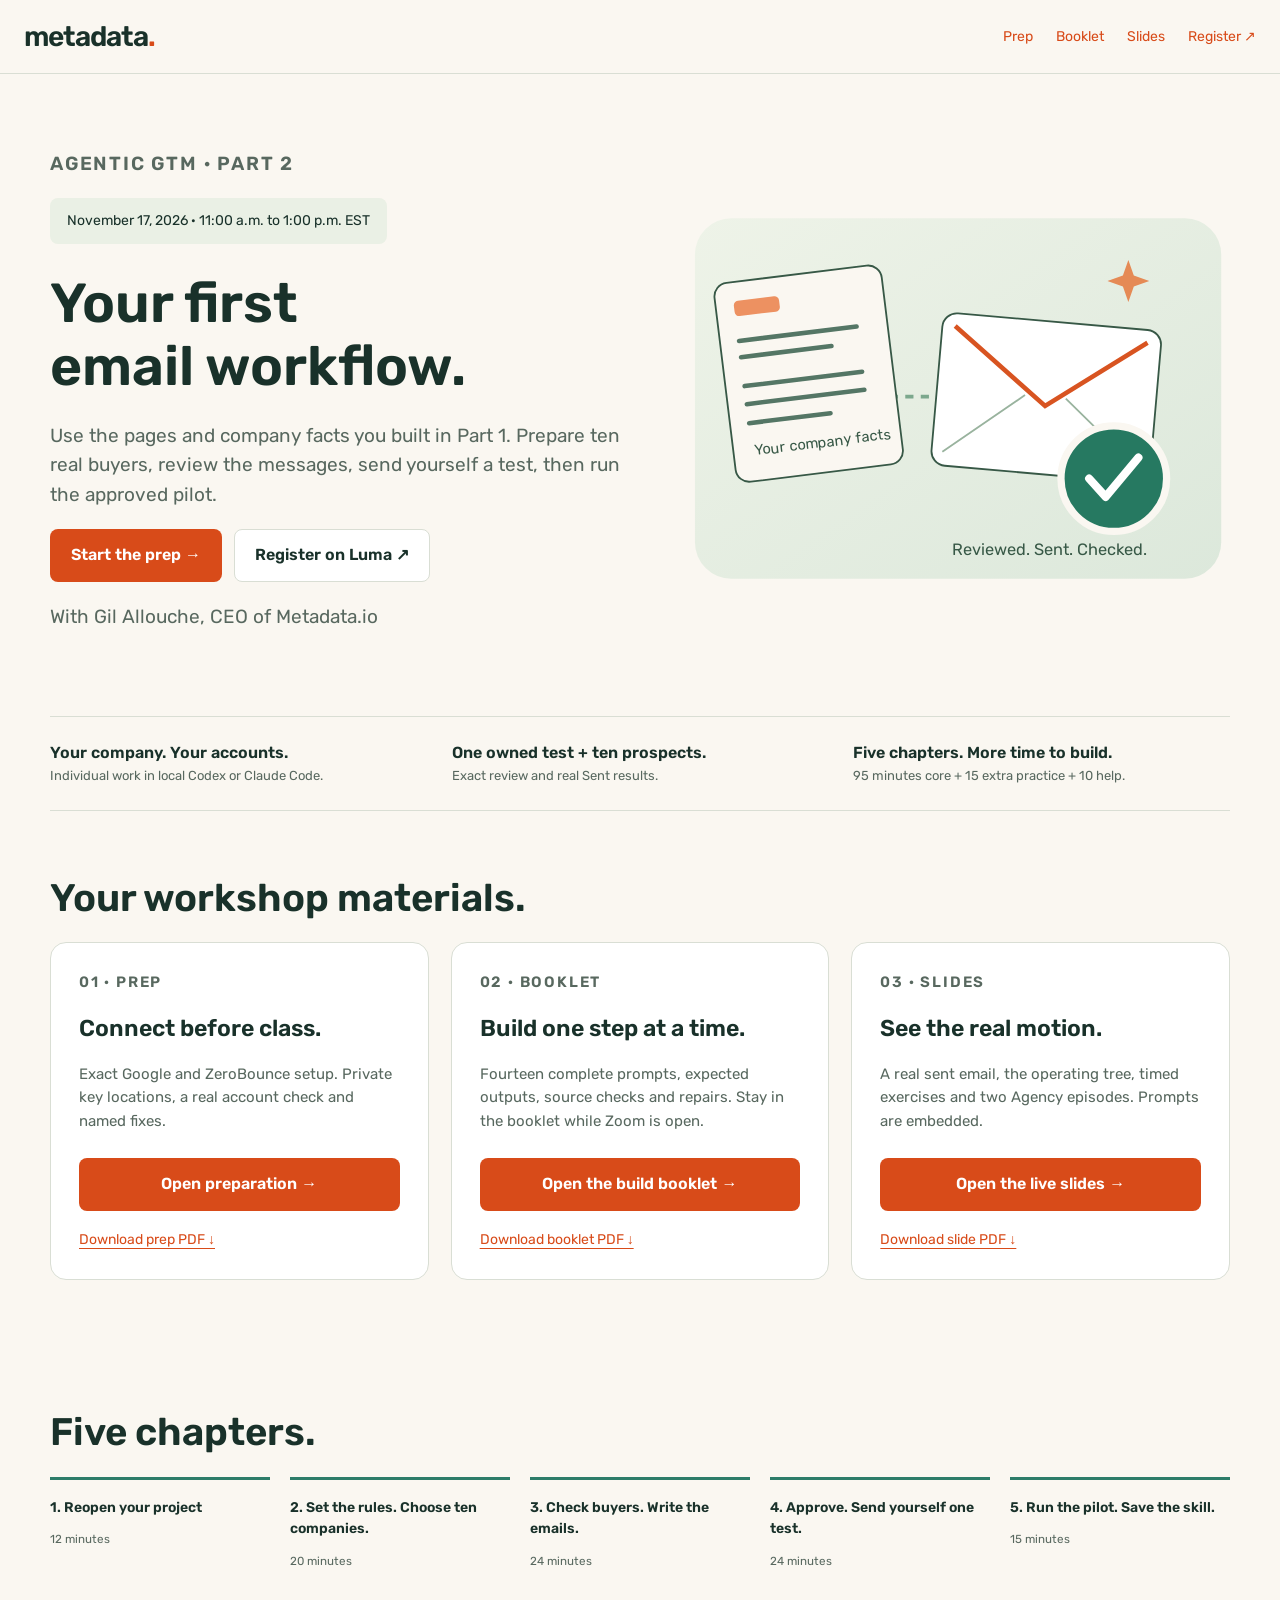
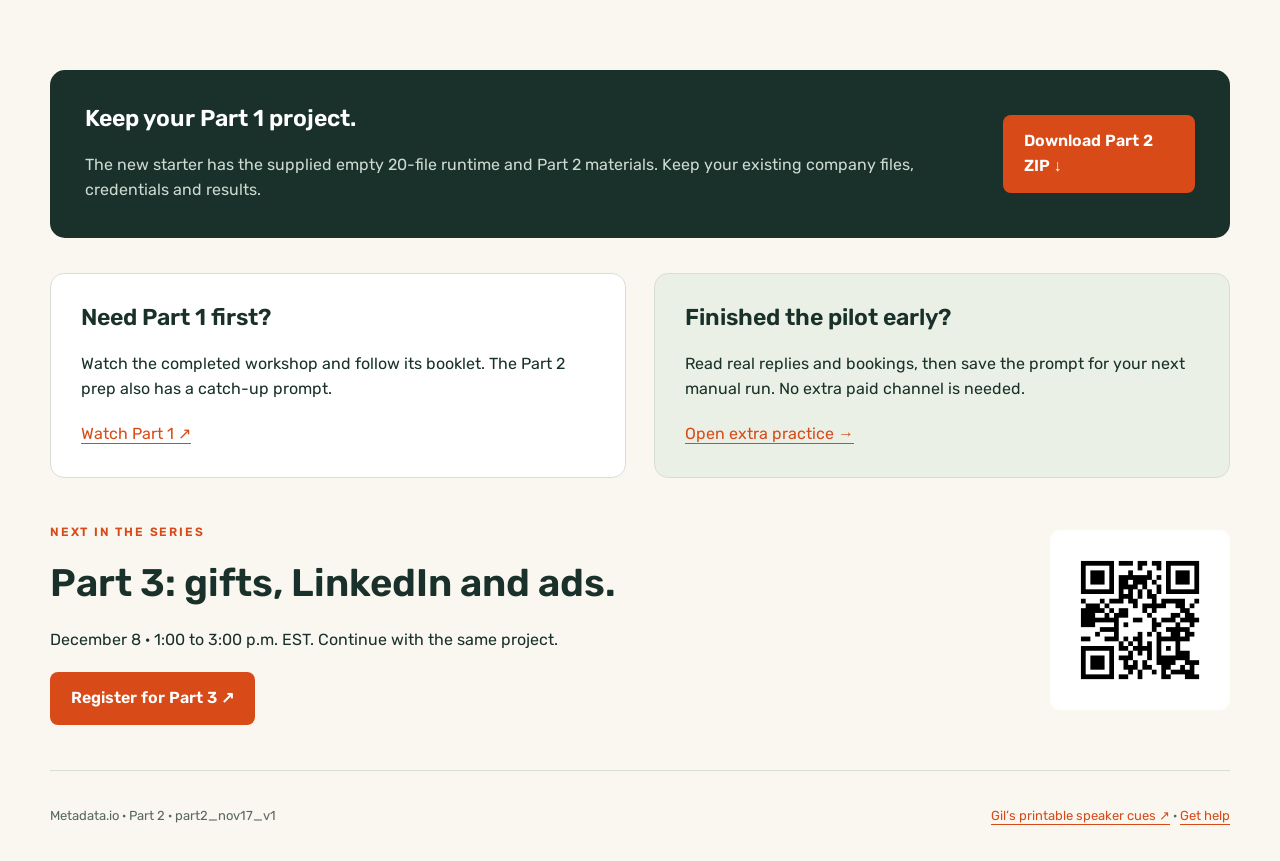
<file: part2/index.html>
<!doctype html><html lang="en"><head><meta charset="utf-8"><meta name="viewport" content="width=device-width,initial-scale=1"><meta name="robots" content="noindex,nofollow"><title>Agentic GTM Part 2 workshop | Metadata</title><link rel="icon" href="assets/metadata-icon.jpeg"><link rel="stylesheet" href="part2.css"></head><body><header><a class="brand" href="index.html">metadata<span>.</span></a><nav aria-label="Workshop resources"><a href="PREP.html">Prep</a><a href="Participant-Booklet.html">Booklet</a><a href="Part-2-Presentation.html">Slides</a><a href="https://luma.com/jd8tm0ij" target="_blank" rel="noopener">Register ↗</a></nav></header><main class="container"><section class="hero"><div><p class="eyebrow">Agentic GTM · Part 2</p><span class="date">November 17, 2026 · 11:00 a.m. to 1:00 p.m. EST</span><h1>Your first<br>email workflow.</h1><p>Use the pages and company facts you built in Part 1. Prepare ten real buyers, review the messages, send yourself a test, then run the approved pilot.</p><div class="actions"><a class="button" href="PREP.html">Start the prep →</a><a class="button secondary" href="https://luma.com/jd8tm0ij" target="_blank" rel="noopener">Register on Luma ↗</a></div><p class="small">With Gil Allouche, CEO of Metadata.io</p></div><svg class="art" viewBox="0 0 600 440" role="img" aria-label="Your company facts become a reviewed email and a checked Sent result"><defs><linearGradient id="a" x2="1" y2="1"><stop stop-color="#eef3e8"/><stop offset="1" stop-color="#dce8db"/></linearGradient></defs><rect x="12" y="20" width="578" height="396" rx="40" fill="url(#a)"/><path d="M175 216H436" stroke="#7ca88d" stroke-width="4" stroke-dasharray="9 8"/><g transform="rotate(-7 143 195)"><rect x="45" y="80" width="185" height="220" rx="15" fill="#faf7f1" stroke="#375846" stroke-width="2"/><rect x="65" y="101" width="50" height="17" rx="5" fill="#ed9161"/><path d="M66 145h130M66 163h100M66 195h130M66 215h130M66 236h90" stroke="#547665" stroke-width="5" stroke-linecap="round"/><text x="68" y="272" fill="#375846" font-size="16" font-family="Rubik,Arial">Your company facts</text></g><g transform="rotate(5 395 198)"><rect x="279" y="133" width="241" height="168" rx="16" fill="white" stroke="#375846" stroke-width="2"/><path d="m293 147 106 79 106-79" fill="none" stroke="#d85421" stroke-width="5"/><path d="m291 286 85-70M506 286l-85-70" stroke="#99b39e" stroke-width="2"/></g><circle cx="472" cy="306" r="58" fill="#267961" stroke="#faf7f1" stroke-width="8"/><path d="m445 306 18 20 36-43" fill="none" stroke="white" stroke-width="9" stroke-linecap="round" stroke-linejoin="round"/><text x="294" y="390" fill="#375846" font-size="18" font-family="Rubik,Arial">Reviewed. Sent. Checked.</text><path d="m488 66 6 17 17 6-17 6-6 17-6-17-17-6 17-6Z" fill="#e58a55"/></svg></section><div class="strip"><div><strong>Your company. Your accounts.</strong><span>Individual work in local Codex or Claude Code.</span></div><div><strong>One owned test + ten prospects.</strong><span>Exact review and real Sent results.</span></div><div><strong>Five chapters. More time to build.</strong><span>95 minutes core + 15 extra practice + 10 help.</span></div></div><section class="block"><h2>Your workshop materials.</h2><div class="cards"><article class="card"><p class="eyebrow">01 · PREP</p><h3>Connect before class.</h3><p>Exact Google and ZeroBounce setup. Private key locations, a real account check and named fixes.</p><a class="button" href="PREP.html">Open preparation →</a><a class="pdf-link" href="PREP.pdf">Download prep PDF ↓</a></article><article class="card"><p class="eyebrow">02 · BOOKLET</p><h3>Build one step at a time.</h3><p>Fourteen complete prompts, expected outputs, source checks and repairs. Stay in the booklet while Zoom is open.</p><a class="button" href="Participant-Booklet.html">Open the build booklet →</a><a class="pdf-link" href="Participant-Booklet.pdf">Download booklet PDF ↓</a></article><article class="card"><p class="eyebrow">03 · SLIDES</p><h3>See the real motion.</h3><p>A real sent email, the operating tree, timed exercises and two Agency episodes. Prompts are embedded.</p><a class="button" href="Part-2-Presentation.html">Open the live slides →</a><a class="pdf-link" href="Part-2-Presentation.pdf">Download slide PDF ↓</a></article></div></section><section class="block"><h2>Five chapters.</h2><nav class="agenda"><a href="Part-2-Presentation.html#p2-cover"><strong>1. Reopen your project</strong><small>12 minutes</small></a><a href="Part-2-Presentation.html#p2-chapter-2"><strong>2. Set the rules. Choose ten companies.</strong><small>20 minutes</small></a><a href="Part-2-Presentation.html#p2-chapter-3"><strong>3. Check buyers. Write the emails.</strong><small>24 minutes</small></a><a href="Part-2-Presentation.html#p2-chapter-4"><strong>4. Approve. Send yourself one test.</strong><small>24 minutes</small></a><a href="Part-2-Presentation.html#p2-chapter-5"><strong>5. Run the pilot. Save the skill.</strong><small>15 minutes</small></a></nav></section><section class="band"><div><h3>Keep your Part 1 project.</h3><p>The new starter has the supplied empty 20-file runtime and Part 2 materials. Keep your existing company files, credentials and results.</p></div><a class="button" href="Agentic-GTM-Part2-Package.zip">Download Part 2 ZIP ↓</a></section><section class="grid2"><div class="panel"><h3>Need Part 1 first?</h3><p>Watch the completed workshop and follow its booklet. The Part 2 prep also has a catch-up prompt.</p><a href="https://workshop.metadata.io/gtm1/Review.html">Watch Part 1 ↗</a></div><div class="panel tint"><h3>Finished the pilot early?</h3><p>Read real replies and bookings, then save the prompt for your next manual run. No extra paid channel is needed.</p><a href="Participant-Booklet.html#p2-replies">Open extra practice →</a></div></section><section class="register"><div><p class="eyebrow">Next in the series</p><h2>Part 3: gifts, LinkedIn and ads.</h2><p>December 8 · 1:00 to 3:00 p.m. EST. Continue with the same project.</p><a class="button" href="https://luma.com/wucyo6fw" target="_blank" rel="noopener">Register for Part 3 ↗</a></div><a href="https://luma.com/wucyo6fw" target="_blank" rel="noopener"><img src="assets/workshop-3-qr.png" alt="Part 3 registration QR"></a></section><footer class="footer"><span>Metadata.io · Part 2 · part2_nov17_v1</span><span><a href="Speaker-Notes.html">Gil’s printable speaker cues ↗</a> · <a href="mailto:gil@metadata.io">Get help</a></span></footer></main><script src="part2.js" defer></script></body></html>
</file>
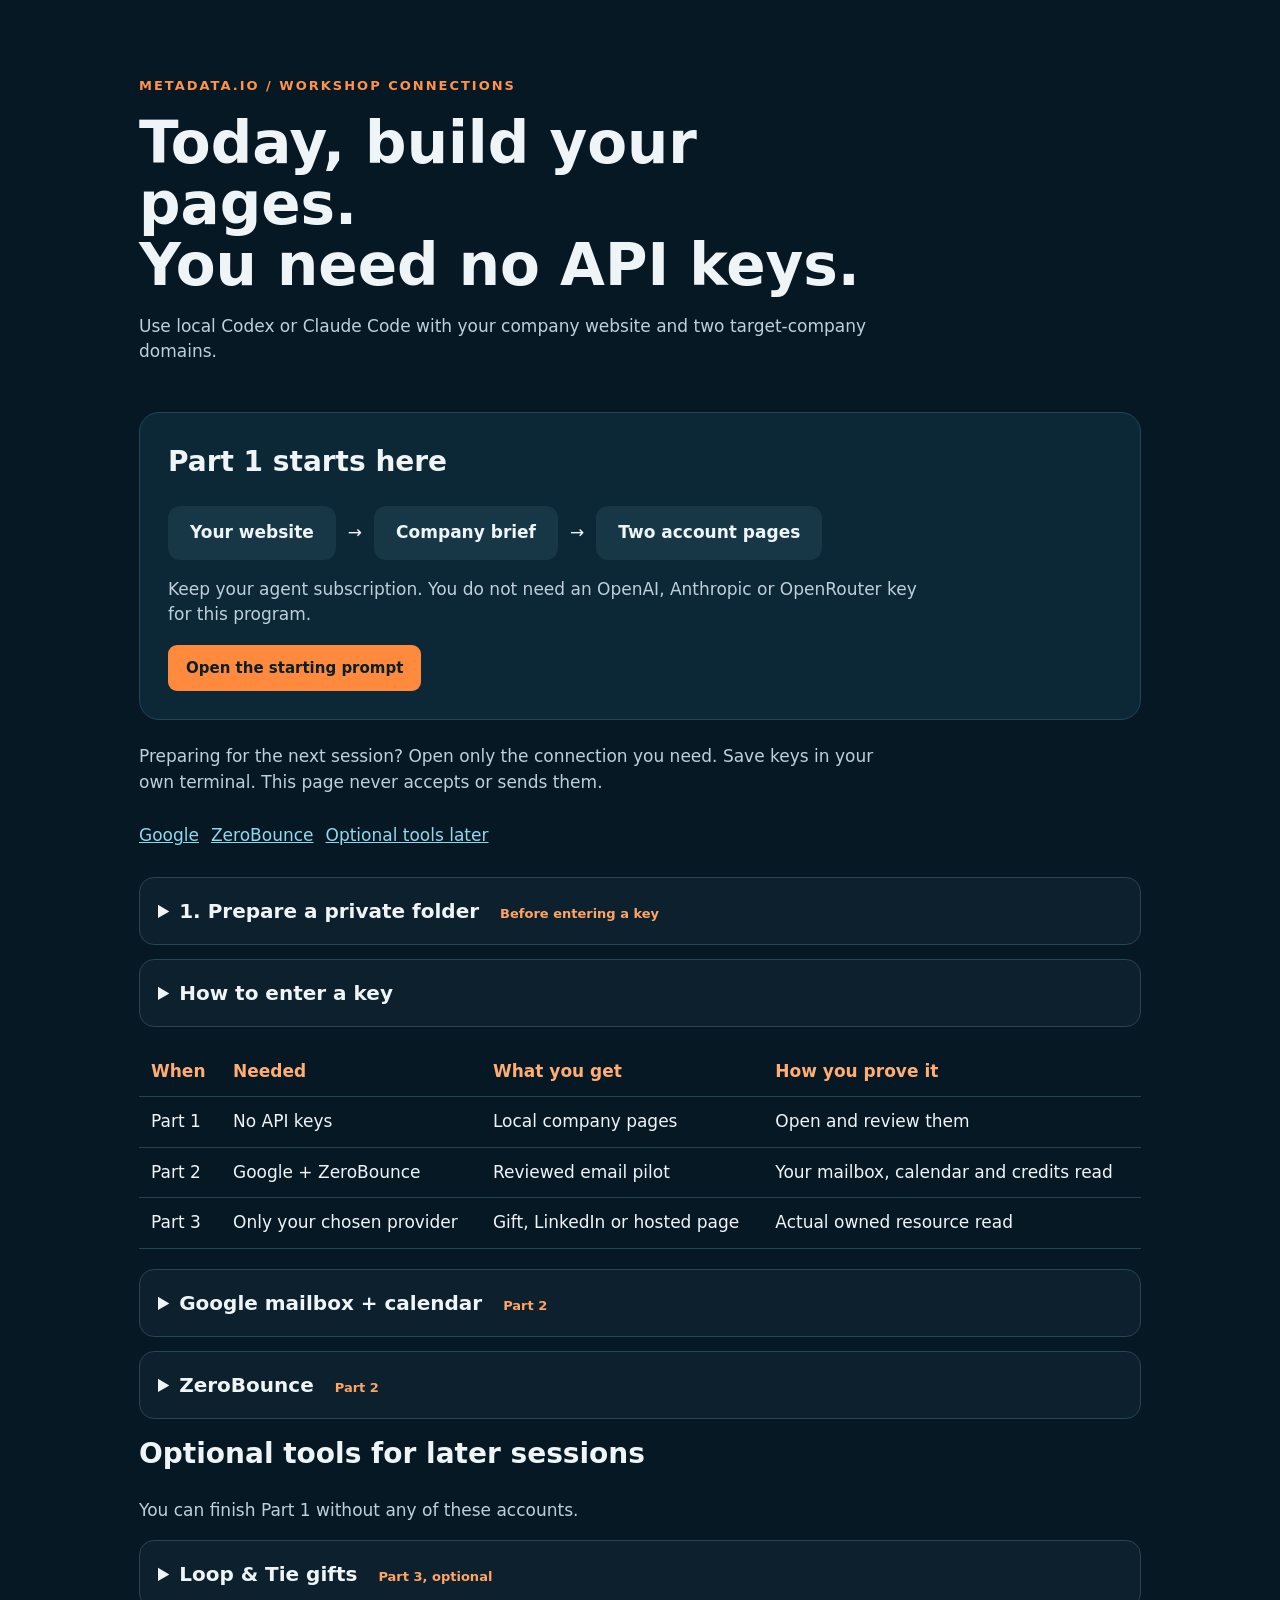
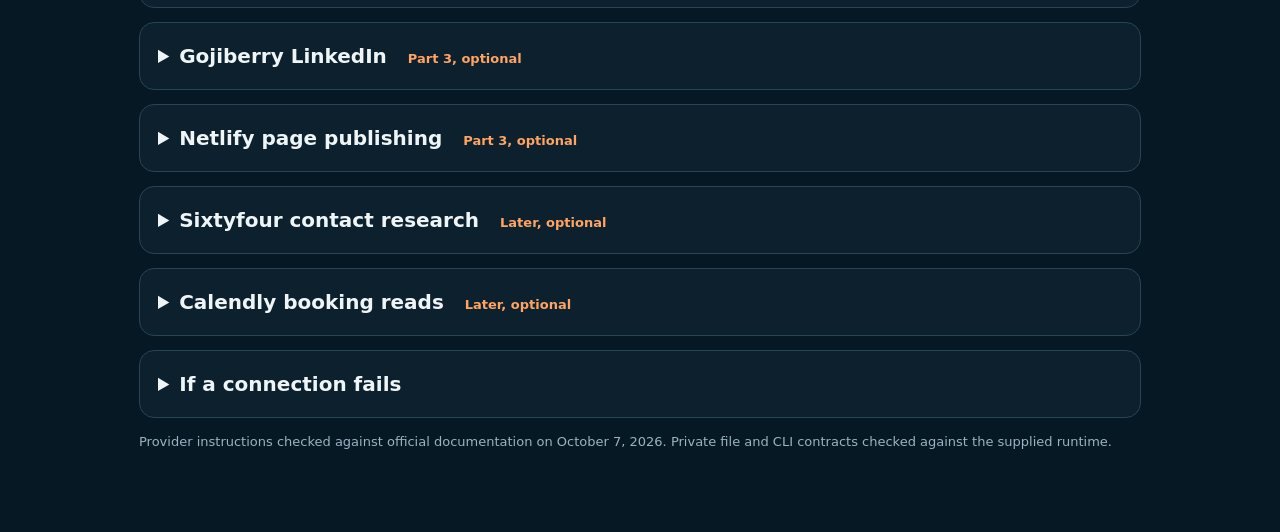
<file: API-CONNECTIONS.html>
<!doctype html><html lang="en"><meta charset="utf-8"><meta name="viewport" content="width=device-width,initial-scale=1"><meta http-equiv="Content-Security-Policy" content="default-src 'none'; style-src 'unsafe-inline'; script-src 'unsafe-inline'; connect-src 'none'; img-src data:; base-uri 'none'; form-action 'none'"><title>Connect your workshop tools | Metadata</title><style>*{box-sizing:border-box}body{margin:0;background:#071825;color:#eff5f7;font:17px/1.5 system-ui,sans-serif}main{max-width:1050px;margin:auto;padding:42px 24px 80px}header{padding:30px 0}h1{font-size:clamp(34px,5vw,58px);line-height:1.06;max-width:780px;margin:15px 0}h2{font-size:28px;margin-top:0}h3{font-size:23px}p{max-width:760px;color:#bed0dc}.label{color:#ff934b;text-transform:uppercase;font-weight:800;letter-spacing:2px;font-size:13px}.today{border:1px solid #234556;background:#0c2735;border-radius:20px;padding:28px;margin-bottom:24px}.flow{display:flex;gap:12px;align-items:center;flex-wrap:wrap}.flow b{background:#173746;border-radius:12px;padding:14px 22px}button,.button{display:inline-block;border:0;border-radius:9px;padding:12px 18px;background:#ff8a3d;color:#09202a;font-weight:800;cursor:pointer;text-decoration:none;font-size:15px}button:hover,.button:hover{background:#ffab70;transform:translateY(-2px)}button:focus-visible,a:focus-visible,summary:focus-visible{outline:3px solid #69dcdf;outline-offset:4px}a{color:#8fd9ed}details{border:1px solid #264657;border-radius:15px;margin:14px 0;background:#0c202d}summary{padding:18px;cursor:pointer;font-size:20px;font-weight:700}summary small{font-size:13px;color:#ffa463;margin-left:14px}.inside{padding:0 22px 25px}.steps{max-width:780px;padding-left:26px}.steps li{margin:14px 0}.path{background:#04121c;padding:15px;border-radius:9px;overflow-wrap:anywhere;color:#9dddce}.prompt{width:100%;height:220px;resize:vertical;background:#04121c;color:#d4e5ee;border:1px solid #365666;border-radius:9px;padding:16px;font:14px/1.5 ui-monospace,monospace}pre{white-space:pre-wrap;overflow-wrap:anywhere;background:#04121c;color:#cff0e5;padding:16px;border-radius:9px}.note{border-left:4px solid #ff934b;padding:1px 18px;margin:20px 0}.check{border-left:4px solid #5bc5b1;padding:1px 18px;margin:20px 0}.muted,footer{font-size:13px;color:#9ab3c3}table{border-collapse:collapse;width:100%;margin:20px 0}td,th{padding:12px;text-align:left;border-bottom:1px solid #234556;vertical-align:top}th{color:#ffad72}nav{display:flex;gap:12px;flex-wrap:wrap;margin:28px 0}.ghost{background:#153342;color:#d6edf2}#status{min-height:26px;color:#8bdeca} @media(max-width:600px){main{padding:25px 16px}table{font-size:14px}.inside{padding:0 16px 20px}} @media(prefers-reduced-motion:reduce){button:hover{transform:none}}</style><main><header><span class="label">Metadata.io / Workshop connections</span><h1>Today, build your pages.<br>You need no API keys.</h1><p>Use local Codex or Claude Code with your company website and two target-company domains.</p></header><section class="today"><h2>Part 1 starts here</h2><div class="flow"><b>Your website</b><span aria-hidden="true">→</span><b>Company brief</b><span aria-hidden="true">→</span><b>Two account pages</b></div><p>Keep your agent subscription. You do not need an OpenAI, Anthropic or OpenRouter key for this program.</p><a class="button" href="START-HERE.html">Open the starting prompt</a></section><p>Preparing for the next session? Open only the connection you need. Save keys in your own terminal. This page never accepts or sends them.</p><nav><a href="#google">Google</a><a href="#zerobounce">ZeroBounce</a><a href="#later">Optional tools later</a></nav><details id="private"><summary>1. Prepare a private folder <small>Before entering a key</small></summary><div class="inside"><p>Copy this into the same local Codex or Claude Code project. It creates the hidden private folder and config for you. You do not need to find that folder manually. Your keys stay outside the downloaded workshop.</p><button data-copy="prepare-prompt">Copy complete setup prompt</button><p id="status" role="status" aria-live="polite"></p><textarea readonly class="prompt" id="prepare-prompt" aria-label="Complete private setup prompt">Prepare only my private connections folder for the later email lesson. Read AGENTS.md, code/README.md and company-motion/COMPANY.md. Use the company facts already saved. Ask me only for my sending mailbox and the countries I approve for target companies if they are missing. Keep my existing authority, sender limits, grants, keys and history.
If no private config exists, copy code/evidence/workshop-config.example.json to ~/.local/share/agentic-gtm/workshop-private/config.json. Fill it from my company brief and my answers. Ask me to confirm local connection setup and read-only account checks. This is not permission to send, publish, spend or schedule. Leave gifts, LinkedIn, advertising and paid research off. Create the folder with mode 0700 and config with mode 0600, outside this repository.
If the project already uses a private config elsewhere, preserve it and tell me its exact path. Do not make a second active configuration. Show the exact save-api-key.py command with --config pointing at that existing file.
From code/, run init for a new project or configure only for the deliberate local settings update. Show the saved config path, sender, countries and exact cd command to open this workshop&#x27;s code folder in my own terminal. Verify save-api-key.py exists beside code/. Do not print keys. Stop. My next step is to save the Google client file or enter the one provider key in my own terminal.</textarea><p>Default config path:</p><div class="path">~/.local/share/agentic-gtm/workshop-private/config.json</div><p>If you already use a private config, your agent keeps it and gives you its exact path. Add <code>--config ACTUAL_PRIVATE_PATH</code> to the save command it provides.</p><div class="note"><p>Paste the key only at the hidden terminal prompt. Keep it out of chat, this webpage, screenshots, URLs and Git.</p></div></div></details><details><summary>How to enter a key</summary><div class="inside"><ol class="steps"><li>Use the private-folder prompt above. Your agent gives you the exact command to open your workshop code folder.</li><li>On Mac, press Command + Space, type Terminal and open it. On Windows, open an installed WSL terminal. On Linux, open your terminal app.</li><li>Paste your agent’s folder command. Then paste the Save key command for your provider.</li><li>Paste the key when the terminal asks. It stays hidden. Press Enter.</li><li>Return to your local agent. Paste the complete check prompt for that provider.</li></ol></div></details><table><thead><tr><th>When</th><th>Needed</th><th>What you get</th><th>How you prove it</th></tr></thead><tbody><tr><td>Part 1</td><td>No API keys</td><td>Local company pages</td><td>Open and review them</td></tr><tr><td>Part 2</td><td>Google + ZeroBounce</td><td>Reviewed email pilot</td><td>Your mailbox, calendar and credits read</td></tr><tr><td>Part 3</td><td>Only your chosen provider</td><td>Gift, LinkedIn or hosted page</td><td>Actual owned resource read</td></tr></tbody></table><details id="google"><summary>Google mailbox + calendar <small>Part 2</small></summary><div class="inside"><p>Send reviewed email from your mailbox. Read replies and calendar meetings.</p><a class="button" href="https://console.cloud.google.com/" target="_blank" rel="noopener noreferrer">Open Google</a><ol class="steps"><li>Open Google Cloud Console. Create a project named GTM Workshop.</li><li>Select that project. Open APIs &amp; Services &gt; Library. Enable Gmail API, Google Calendar API and Google Sheets API.</li><li>Open Google Auth platform &gt; Branding. Click Get Started if shown. Enter GTM Workshop, your support email and contact email. Use Internal if your Workspace organization permits it; otherwise use External.</li><li>For External Testing, open Audience &gt; Test users &gt; Add users. Add the same sending mailbox you approved in private setup.</li><li>Open Clients &gt; Create Client &gt; Desktop app. Name it GTM Workshop. Click Create and download its JSON.</li><li>Tell your local agent the downloaded filename. It moves that file to the private path below and sets permissions to 0600. You do not need to find the hidden folder. Keep the file contents out of chat.</li><li>Copy the connection prompt below. Sign in with your approved sender when the browser opens.</li></ol><h3>Where it goes</h3><div class="path">~/.local/share/agentic-gtm/workshop-private/google-desktop-client.json</div><h3>Connect Google from code/</h3><pre id="command-google">python3 -B gtm.py setup-google --client-file ~/.local/share/agentic-gtm/workshop-private/google-desktop-client.json</pre><button class="ghost" data-copy="command-google">Copy command</button><div class="check"><p><strong>Success check:</strong> connected_mailbox is your exact sender and outreach_sent is 0. Then your agent must read the primary calendar successfully.</p></div><div class="note"><p>If your company blocks Google consent, ask its Workspace administrator to allow your OAuth app. Continue page and message preparation while access is blocked. External Testing tokens may expire after seven days.</p></div><h3>Then copy this complete check prompt</h3><button data-copy="prompt-google">Copy check prompt</button><textarea class="prompt" readonly id="prompt-google" aria-label="Google mailbox + calendar complete check prompt">Connect only my Google mailbox for the later email lesson. Read my current private config. Confirm the downloaded desktop-client JSON is outside this repository and mode 0600. From code/, run setup-google with the exact private client-file path. Let me complete Google consent. Confirm connected_mailbox equals my authorized sender and outreach_sent is 0. Then use the supported calendar read method to check my primary calendar. Show its actual success or error. Never print the token or email contents. Save the receipt privately. Stop. No messages, gifts, invitations, publishing or schedules.</textarea><p class="muted"><a href="https://developers.google.com/workspace/guides/create-credentials" target="_blank" rel="noopener noreferrer">Official provider instructions</a></p></div></details><details id="zerobounce"><summary>ZeroBounce <small>Part 2</small></summary><div class="inside"><div class="note"><p>Plan one credit per unique email address that still needs validation. Your agent removes duplicates, reuses current valid results and shows the remaining count and actual balance before you approve validation. Your pilot determines the count; it is not always eleven.</p></div><p>Check whether an exact work email is valid.</p><a class="button" href="https://www.zerobounce.net/" target="_blank" rel="noopener noreferrer">Open ZeroBounce</a><ol class="steps"><li>Sign in to your own ZeroBounce account. Open the API Keys page.</li><li>Select Create a new API Key. Name it GTM Workshop and set Active to Yes. Copy the key.</li><li>Run the Save key command below in your own terminal. Paste the key at the hidden prompt, then press Enter.</li><li>Copy the connection-check prompt below. Read the actual remaining credits before approving any paid validation.</li></ol><h3>Where it goes</h3><div class="path">~/.local/share/agentic-gtm/workshop-private/keys/zerobounce.key</div><h3>Save the key in your own terminal, from code/</h3><pre id="command-zerobounce">python3 -B ../save-api-key.py --provider zerobounce</pre><button class="ghost" data-copy="command-zerobounce">Copy command</button><div class="check"><p><strong>Success check:</strong> The balance command returns an actual nonnegative credits_remaining value. Saving a key is not this check.</p></div><div class="note"><p>Plan enough credits for the distinct addresses you will validate. Keep sending paused when validation is unknown.</p></div><h3>Then copy this complete check prompt</h3><button data-copy="prompt-zerobounce">Copy check prompt</button><textarea class="prompt" readonly id="prompt-zerobounce" aria-label="ZeroBounce complete check prompt">Check only my ZeroBounce connection. Read the private config path already saved for this project. If I just saved this key, run configure with that same private config from code/. Then run python3 -B gtm.py research --operation zerobounce-balance. Show the actual credits_remaining and checked time. Do not validate addresses yet or enable paid research. Do not send anything. Stop.</textarea><p class="muted"><a href="https://www.zerobounce.net/docs/api-dashboard/keys-management" target="_blank" rel="noopener noreferrer">Official provider instructions</a></p></div></details><h2 id="later">Optional tools for later sessions</h2><p>You can finish Part 1 without any of these accounts.</p><details id="loop_and_tie"><summary>Loop &amp; Tie gifts <small>Part 3, optional</small></summary><div class="inside"><p>Create a reviewed email gift after its funding and meeting gate pass.</p><a class="button" href="https://docs.loopandtie.com/reference/oauth-20-api-access" target="_blank" rel="noopener noreferrer">Open Loop</a><ol class="steps"><li>Ask Loop &amp; Tie support to register an API integration for your own account. Request the client ID, client secret and approved redirect URL.</li><li>Complete the provider’s OAuth flow to obtain the access token. This package has no Loop &amp; Tie login helper. Ask support or your technical owner to complete that step locally.</li><li>Run Save key in your own terminal. Paste only the access token at the hidden prompt, without Bearer.</li><li>Ask your agent to read your teams and schedulers, save your owned team ID in the private config and show your actual balance.</li><li>For a live gift, follow GIFT-GATE-HELPER.md during Part 3. Review the recipient, collection, price and meeting rule before approving one gift.</li></ol><h3>Where it goes</h3><div class="path">~/.local/share/agentic-gtm/workshop-private/keys/loop_and_tie.key</div><h3>Save the key in your own terminal, from code/</h3><pre id="command-loop_and_tie">python3 -B ../save-api-key.py --provider loop_and_tie</pre><button class="ghost" data-copy="command-loop_and_tie">Copy command</button><div class="check"><p><strong>Success check:</strong> The native team and scheduler reads match your own account. Gift funding and the meeting gate are separate checks.</p></div><div class="note"><p>API access can require provider support. No access token means prepare a gift preview; do not claim a gift was sent. The adapter does not refresh this token automatically.</p></div><h3>Then copy this complete check prompt</h3><button data-copy="prompt-loop_and_tie">Copy check prompt</button><textarea class="prompt" readonly id="prompt-loop_and_tie" aria-label="Loop &amp; Tie gifts complete check prompt">Check my Loop &amp; Tie account without creating or sending a gift. Read only the native team list. Show the owned team choices, then ask which team to use. Preserve any existing team selection unless I change it. Save the exact team ID in my current private config and run configure for that deliberate change. Read the native schedulers and balance for that team. Show what is verified and what is missing. Keep fulfillment off. Stop.</textarea><p class="muted"><a href="https://docs.loopandtie.com/reference/oauth-20-api-access" target="_blank" rel="noopener noreferrer">Official provider instructions</a></p></div></details><details id="gojiberry"><summary>Gojiberry LinkedIn <small>Part 3, optional</small></summary><div class="inside"><p>Prepare a paused contact and later release only its approved invitation.</p><a class="button" href="https://app.gojiberry.ai/" target="_blank" rel="noopener noreferrer">Open Gojiberry</a><ol class="steps"><li>Sign in to Gojiberry. Open Account Settings &gt; API. Copy your API key.</li><li>Run Save key in your own terminal. Paste only the key, without Bearer.</li><li>Connect your own LinkedIn seat in Gojiberry. Create a new isolated list and an inactive invitation-only campaign. Leave automatic message steps off.</li><li>Ask your agent to read the actual seat, campaign and list. Save their exact IDs, campaign name and steps in settings.social_owned in the private config.</li><li>Keep contacts paused. Review the complete isolated campaign before any later activation.</li></ol><h3>Where it goes</h3><div class="path">~/.local/share/agentic-gtm/workshop-private/keys/gojiberry.key</div><h3>Save the key in your own terminal, from code/</h3><pre id="command-gojiberry">python3 -B ../save-api-key.py --provider gojiberry</pre><button class="ghost" data-copy="command-gojiberry">Copy command</button><div class="check"><p><strong>Success check:</strong> Your exact owned seat, list and campaign can be read. A queued contact is not a confirmed invitation send.</p></div><div class="note"><p>A key alone does not connect LinkedIn or activate a campaign. The package never activates a whole campaign.</p></div><h3>Then copy this complete check prompt</h3><button data-copy="prompt-gojiberry">Copy check prompt</button><textarea class="prompt" readonly id="prompt-gojiberry" aria-label="Gojiberry LinkedIn complete check prompt">Check my Gojiberry setup without creating contacts, moving people, activating a campaign or sending invitations. Read my owned campaign and list using the existing supported read tools. Confirm the exact configured seat, list, campaign name and invitation-only steps. If an ID is missing, show the actual choices and ask me to select my isolated workshop resources. Update only settings.social_owned in my current private config and run configure for that deliberate change. Save the actual read receipt privately. Keep LinkedIn dispatch off. Stop.</textarea><p class="muted"><a href="https://help.gojiberry.ai/en/articles/14540015-using-the-gojiberry-mcp-server" target="_blank" rel="noopener noreferrer">Official provider instructions</a></p></div></details><details id="netlify"><summary>Netlify page publishing <small>Part 3, optional</small></summary><div class="inside"><p>Publish one reviewed HTML file to a fresh site you own.</p><a class="button" href="https://app.netlify.com/" target="_blank" rel="noopener noreferrer">Open Netlify</a><ol class="steps"><li>Sign in to Netlify. Create a fresh workshop project under your personal account. Do not use your existing company site.</li><li>Open Applications &gt; Personal access tokens &gt; New access token. Name it GTM Workshop, choose an expiration and click Generate token. Copy it before leaving.</li><li>Run Save key in your own terminal. Paste only the token at the hidden prompt.</li><li>Open Project configuration &gt; General &gt; Project details &gt; Project information. Copy Project ID.</li><li>Ask your agent to save that ID as settings.netlify_site_id in your current private config. Read the authenticated user and site owner.</li></ol><h3>Where it goes</h3><div class="path">~/.local/share/agentic-gtm/workshop-private/keys/netlify.key</div><h3>Save the key in your own terminal, from code/</h3><pre id="command-netlify">python3 -B ../save-api-key.py --provider netlify</pre><button class="ghost" data-copy="command-netlify">Copy command</button><div class="check"><p><strong>Success check:</strong> The site owner matches the token’s user. Part 3 publishes only after you review the exact page and site.</p></div><div class="note"><p>The upload replaces the selected site with one index.html. Team sites that do not match the authenticated owner remain blocked. No public page is needed in Part 1.</p></div><h3>Then copy this complete check prompt</h3><button data-copy="prompt-netlify">Copy check prompt</button><textarea class="prompt" readonly id="prompt-netlify" aria-label="Netlify page publishing complete check prompt">Check only my Netlify connection. Read my current private config and the token file without printing its contents. Ask for my fresh workshop Project ID if it is missing. Save it as settings.netlify_site_id and run configure for that deliberate change. Use read-only /user and /sites/PROJECT_ID calls through the supported adapter client. Confirm the exact site user_id matches the authenticated user. Show the actual site name, ID and owner match. Do not upload, deploy or change DNS. Stop.</textarea><p class="muted"><a href="https://docs.netlify.com/api-and-cli-guides/api-guides/get-started-with-api/" target="_blank" rel="noopener noreferrer">Official provider instructions</a></p></div></details><details id="sixtyfour"><summary>Sixtyfour contact research <small>Later, optional</small></summary><div class="inside"><p>Find a sourced person or work email when you lack one.</p><a class="button" href="https://app.sixtyfour.ai/" target="_blank" rel="noopener noreferrer">Open Sixtyfour</a><ol class="steps"><li>Sign in to Sixtyfour and create your organization.</li><li>Open Settings &gt; API Keys &gt; Create new key. Name it GTM Workshop, choose an expiration and click Create key. Copy the value while it is visible.</li><li>Run Save key in your own terminal. Paste only the key.</li><li>Keep paid research off until you approve one specific lookup and your own credit ceiling. Use known people and official sources first.</li></ol><h3>Where it goes</h3><div class="path">~/.local/share/agentic-gtm/workshop-private/keys/sixtyfour.key</div><h3>Save the key in your own terminal, from code/</h3><pre id="command-sixtyfour">python3 -B ../save-api-key.py --provider sixtyfour</pre><button class="ghost" data-copy="command-sixtyfour">Copy command</button><div class="check"><p><strong>Success check:</strong> A later approved lookup returns the exact sourced person. Key saved means saved, not connected or researched.</p></div><div class="note"><p>No free connection-proof command is supplied for Sixtyfour. Do not spend credits just to claim setup success. Work-email validation remains separate.</p></div><h3>Then copy this complete check prompt</h3><button data-copy="prompt-sixtyfour">Copy check prompt</button><textarea class="prompt" readonly id="prompt-sixtyfour" aria-label="Sixtyfour contact research complete check prompt">Register only my private Sixtyfour key path. Run configure with my current private config after the key has been saved. Verify the file is outside the repository and mode 0600 without printing its contents. Report key_saved, not connection_verified. Leave research off. No paid lookup or outreach. Stop.</textarea><p class="muted"><a href="https://docs.sixtyfour.ai/get-api-key" target="_blank" rel="noopener noreferrer">Official provider instructions</a></p></div></details><details id="calendly"><summary>Calendly booking reads <small>Later, optional</small></summary><div class="inside"><p>Read your existing bookings. This adapter does not book meetings.</p><a class="button" href="https://calendly.com/integrations" target="_blank" rel="noopener noreferrer">Open Calendly</a><ol class="steps"><li>Sign in to Calendly. Open Integrations &gt; API &amp; Webhooks.</li><li>Under Personal Access Tokens, select Get a token now or Generate new token. Name it GTM Workshop, create it and copy it.</li><li>Run Save key in your own terminal. Paste only the token.</li><li>Ask your agent to read your identity and event types. Save the actual owner, organization, event types and start date in settings.calendly_identity.</li></ol><h3>Where it goes</h3><div class="path">~/.local/share/agentic-gtm/workshop-private/keys/calendly.key</div><h3>Save the key in your own terminal, from code/</h3><pre id="command-calendly">python3 -B ../save-api-key.py --provider calendly</pre><button class="ghost" data-copy="command-calendly">Copy command</button><div class="check"><p><strong>Success check:</strong> The native owner and event types match your account. Add Calendly to booking_sources only after that read succeeds.</p></div><div class="note"><p>Google Calendar already supplies the core booking read. Add Calendly only if your company uses it.</p></div><h3>Then copy this complete check prompt</h3><button data-copy="prompt-calendly">Copy check prompt</button><textarea class="prompt" readonly id="prompt-calendly" aria-label="Calendly booking reads complete check prompt">Check my Calendly account read-only. Read /users/me and my event types. Show the actual account email, organization and event-type choices. Ask which event types and date range represent my workshop motion. Save only those actual values in settings.calendly_identity in my current private config. After the successful read, add calendly to booking_sources alongside existing sources and run configure for that deliberate change. Do not create events or send messages. Stop.</textarea><p class="muted"><a href="https://developer.calendly.com/docs/authentication/how-to-authenticate-with-personal-access-tokens" target="_blank" rel="noopener noreferrer">Official provider instructions</a></p></div></details><details><summary>If a connection fails</summary><div class="inside"><ol class="steps"><li>Copy the error message, with tokens removed, into your local agent.</li><li>Ask it to fix that one connection. Keep completed files and history.</li><li>Continue local pages and message previews. Sending waits for the exact missing check.</li></ol><p><code>gtm.py ready</code> checks local setup. It does not prove all provider connections work. Your agent must read the actual account.</p><p>A saved key gives access. Exact sending, gift spending and publishing require your separate review in that lesson.</p></div></details><footer>Provider instructions checked against official documentation on October 7, 2026. Private file and CLI contracts checked against the supplied runtime.</footer></main><script>document.querySelectorAll("[data-copy]").forEach(button=>button.addEventListener("click",async()=>{const el=document.getElementById(button.dataset.copy);const text=el.value===undefined?el.textContent:el.value;try{if(navigator.clipboard&&window.isSecureContext){await navigator.clipboard.writeText(text)}else{const t=document.createElement("textarea");t.value=text;document.body.append(t);t.select();if(!document.execCommand("copy"))throw Error("Copy unavailable");t.remove()}button.textContent="Copied";document.getElementById("status").textContent="Copied the complete text. Paste it into your local agent or terminal as labeled."}catch(error){if(el.select)el.select();document.getElementById("status").textContent="Copy is blocked. Select the full text below and copy it manually."}}));const showHash=()=>{const id=decodeURIComponent(location.hash.slice(1));const el=document.getElementById(id);if(el&&el.tagName==="DETAILS")el.open=true};window.addEventListener("hashchange",showHash);showHash();</script></html>
</file>
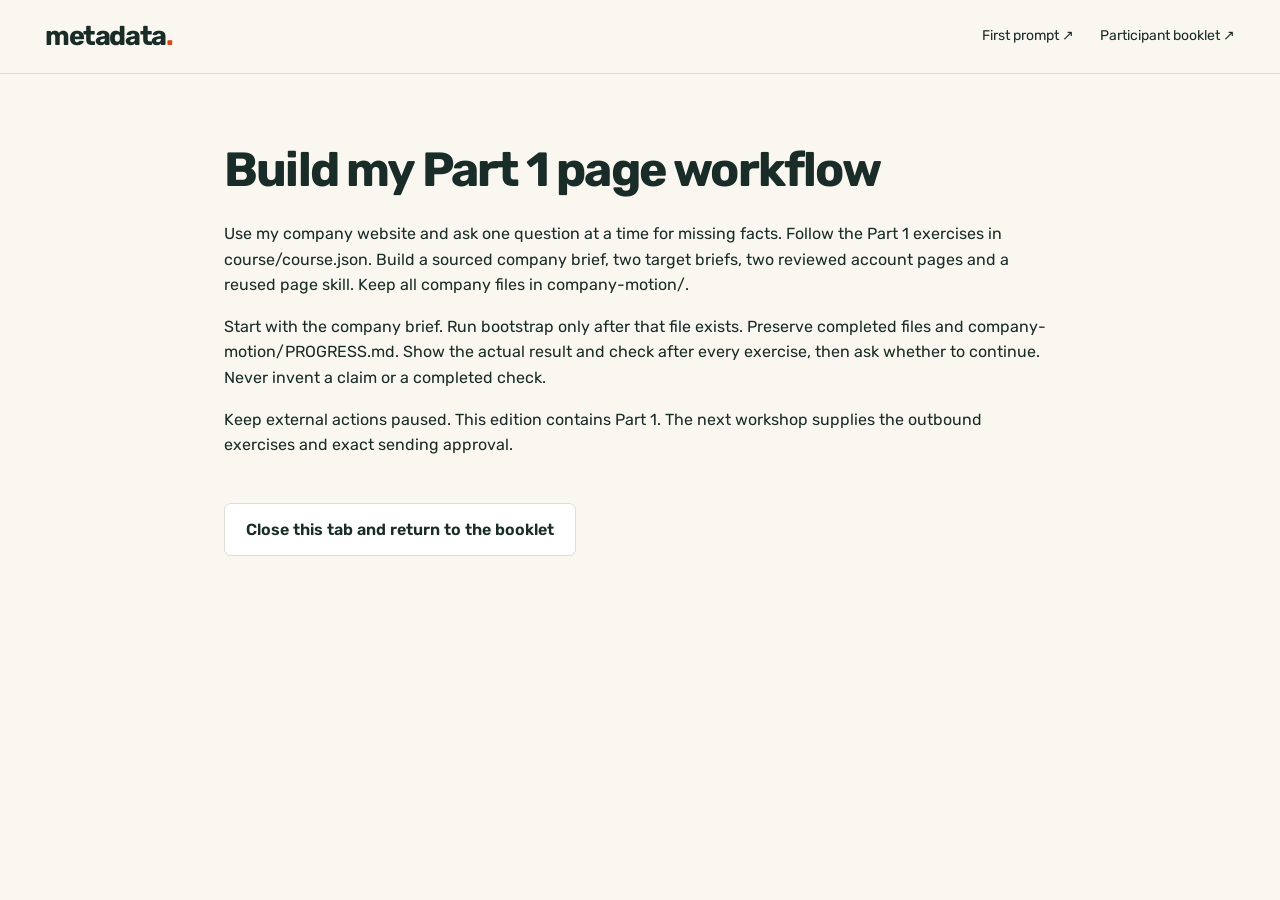
<file: BUILD-MY-GTM.html>
<!doctype html><html lang="en"><head><meta charset="utf-8"><meta name="viewport" content="width=device-width,initial-scale=1"><title>Build My Gtm | Metadata workshop</title><link rel="stylesheet" href="site.css"><link rel="stylesheet" href="workshop-helpers.css"><link rel="stylesheet" href="media.css"></head><body><header class="nav"><a class="brand" href="/gtm-part1/">metadata<span>.</span></a><nav class="nav-links"><a href="START-HERE.html">First prompt ↗</a><a href="Participant-Booklet.html">Participant booklet ↗</a></nav></header><main class="booklet-main"><h1>Build my Part 1 page workflow</h1>
<p>Use my company website and ask one question at a time for missing facts. Follow the Part 1 exercises in course/course.json. Build a sourced company brief, two target briefs, two reviewed account pages and a reused page skill. Keep all company files in company-motion/.</p>
<p>Start with the company brief. Run bootstrap only after that file exists. Preserve completed files and company-motion/PROGRESS.md. Show the actual result and check after every exercise, then ask whether to continue. Never invent a claim or a completed check.</p>
<p>Keep external actions paused. This edition contains Part 1. The next workshop supplies the outbound exercises and exact sending approval.</p><p class="return-actions"><button class="button secondary" onclick="window.close();location.href='Participant-Booklet.html'">Close this tab and return to the booklet</button></p></main></body></html>
</file>
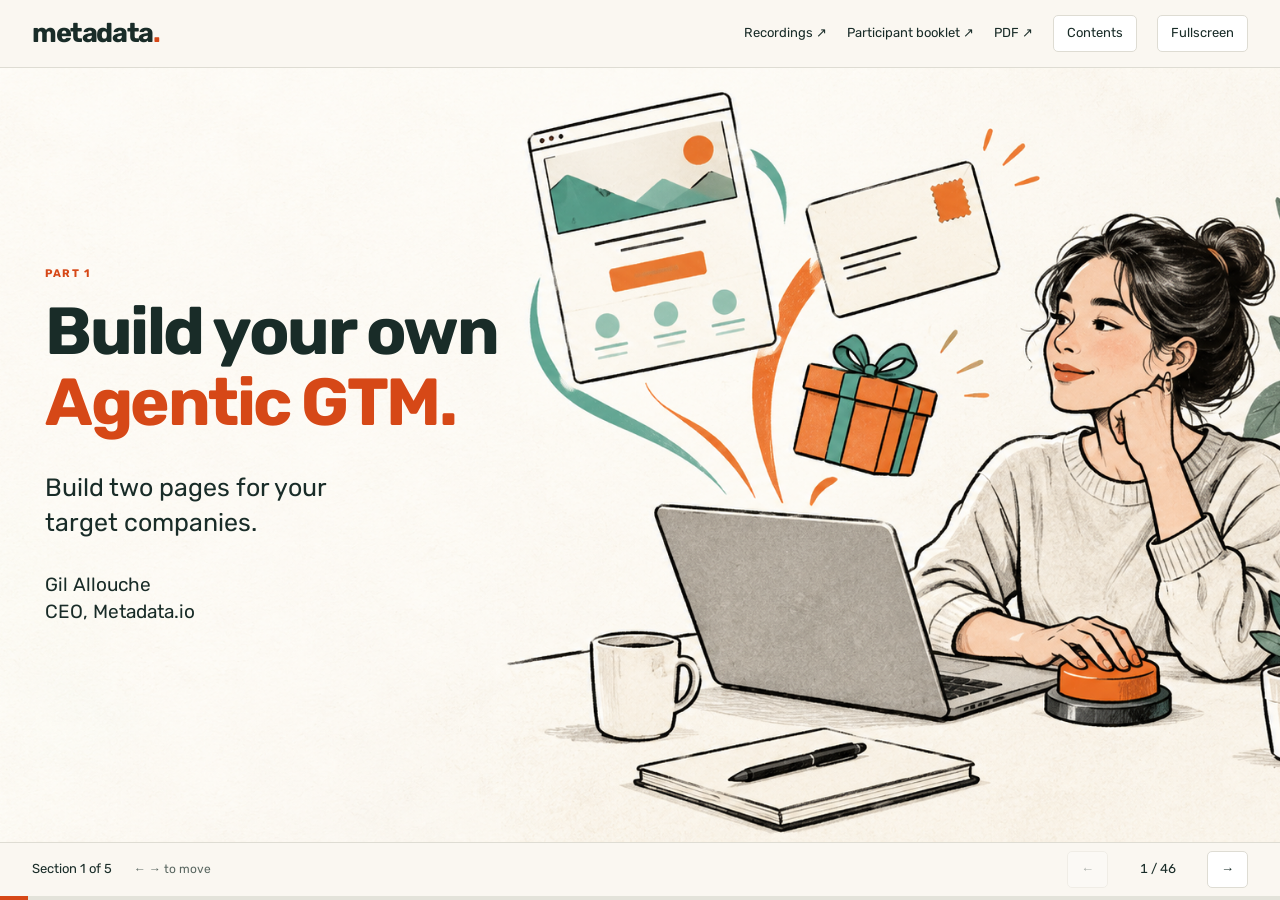
<file: Part-1-Presentation.html>
<!doctype html><html lang="en"><head><meta charset="utf-8"><meta name="viewport" content="width=device-width,initial-scale=1"><meta name="robots" content="noindex,nofollow"><title>Agentic GTM | Part 1 live slides</title><link rel="stylesheet" href="site.css"><link rel="stylesheet" href="slides.css"><link rel="stylesheet" href="workshop-helpers.css"><link rel="stylesheet" href="media.css"><link rel="icon" href="assets/metadata-icon.jpeg"></head><body class="deck"><header class="deck-header"><a class="brand" href="START-HERE.html">metadata<span>.</span></a><div class="deck-tools"><a href="Recordings.html" target="_blank" rel="noopener">Recordings ↗</a><a href="Participant-Booklet.html" target="_blank" rel="noopener">Participant booklet ↗</a><a href="Part-1-Presentation.pdf" target="_blank" rel="noopener">PDF ↗</a><button id="contents">Contents</button><button id="fullscreen" aria-label="Enter fullscreen">Fullscreen</button></div></header><main id="slides"><section class="slide cover-slide" id="p1-cover" data-chapter="1" aria-label="Slide 1 of 46: Build your own Agentic GTM"><div class="cover-copy"><p class="eyebrow">Part 1</p><h1>Build your own<br><span>Agentic GTM.</span></h1><p>Build two pages for your<br>target companies.</p><p class="byline">Gil Allouche<br>CEO, Metadata.io</p></div></section><section class="slide show-slide " id="p1-results" data-chapter="1" aria-label="Slide 2 of 46: This is how I built Metadata&#x27;s GTM motion" hidden><p class="eyebrow">Section 1 of 5</p><h1>This is how I built Metadata&#x27;s GTM motion</h1><div class="metrics"><div><strong>93</strong><span>Demo requests</span></div><div><strong>64</strong><span>Booked meetings</span></div><div><strong>34</strong><span>Completed meetings</span></div></div><p class="source-caption">Company totals since August 17, measured September 30, 2026. This workflow&#x27;s share is unverified.</p><div class="clone-on-slide"><code>git clone https://github.com/f-o-x11/agentic-gtm-workshop.git</code><button data-copy-text="git clone https://github.com/f-o-x11/agentic-gtm-workshop.git">Copy command</button></div><div class="compact-outcomes"><ul><li>Understand what was observed and what was built.</li></ul></div></section><section class="slide show-slide tree-slide" id="p1-v5-tree" data-chapter="1" aria-label="Slide 3 of 46: The workflow I run at Metadata" hidden><p class="eyebrow">Section 1 of 5</p><h1>The workflow I run at Metadata</h1><div class="tree-grid"><div class="operating-tree" aria-label="Research, prepare, check, execute each approved channel and read provider results"><div class="tree-node research"><span>01</span><strong>Read company and buyer facts</strong><small>Your agent researches the target.</small></div><div class="tree-arrow">↓</div><div class="tree-node prepare"><span>02</span><strong>Prepare the page and messages</strong><small>Use the sources and your offer.</small></div><div class="tree-arrow">↓</div><div class="tree-node gate"><span>03</span><strong>Check the recipient and limits</strong><small>Twelve checks before a real action.</small></div><div class="tree-arrow">↓</div><div class="channels"><div class="tree-node"><strong>Email</strong><small>Gmail Sent</small></div><div class="tree-node"><strong>Gift invitation</strong><small>Loop &amp; Tie</small></div><div class="tree-node"><strong>LinkedIn invitation</strong><small>Gojiberry</small></div></div><div class="tree-arrow">↓</div><div class="tree-node readback"><strong>Read the actual provider result</strong><small>Save the result. Check replies and bookings.</small></div></div><div><p class="body">Your agent researches buyers and prepares work. The local program checks the recipient, performs an approved action and records the provider result.</p><p class="today">Today: build the page and save the instructions that made it.</p><details><summary>See the twelve checks</summary><ul><li>Owner pause and approved scope</li><li>Owned sender or channel resources</li><li>Company and permitted country</li><li>Current person and job</li><li>Valid email for email and gifts</li><li>Customers and open deals</li><li>Opt-outs and relationships</li><li>Replies and active bookings</li><li>Prior attempt in this channel</li><li>Exact copy and gift terms</li><li>Provider capacity and funding</li><li>Reserve once; read unknown results</li></ul></details></div></div></section><section class="slide show-slide " id="p1-about" data-chapter="1" aria-label="Slide 4 of 46: Hi, I&#x27;m Gil." hidden><p class="eyebrow">Section 1 of 5</p><h1>Hi, I&#x27;m Gil.</h1><div class="gil-intro"><a class="gil-portrait" href="https://www.linkedin.com/in/gilallouche/" target="_blank" rel="noopener"><img src="assets/gil-linkedin.jpg" alt="Gil Allouche’s LinkedIn profile portrait"></a><div class="gil-bio"><h2>Gil Allouche</h2><p class="gil-role">Founder and CEO, Metadata.io</p><p class="gil-background">Software engineer turned VP of Marketing.</p><p class="body">Running paid campaigns meant repeating the same work across tools. I started Metadata to automate it.</p><p class="body">Today we’ll build the first piece of your own GTM workflow.</p><a class="gil-follow" href="https://www.linkedin.com/in/gilallouche/" target="_blank" rel="noopener">Follow on LinkedIn ↗</a><p class="source-caption"><a href="https://gilallouche.com/" target="_blank" rel="noopener">My story</a></p></div><a class="gil-follow-qr" href="https://www.linkedin.com/in/gilallouche/" target="_blank" rel="noopener"><img src="assets/gil-linkedin-qr.png" alt="QR code for Gil Allouche’s LinkedIn profile"><span>Scan to follow</span></a></div><div class="gil-logo-strip"><a class="source-caption" href="https://metadata.io/" target="_blank" rel="noopener">Teams featured on metadata.io ↗</a><div class="gil-logos"><div><img src="assets/customer-logos/ibm.png" alt="IBM"></div><div><img src="assets/customer-logos/cisco.png" alt="Cisco"></div><div><img src="assets/customer-logos/brex.png" alt="Brex"></div><div><img src="assets/customer-logos/notion.png" alt="Notion"></div><div><img src="assets/customer-logos/reddit.png" alt="Reddit"></div><div><img src="assets/customer-logos/maxio.png" alt="Maxio"></div><div><img src="assets/customer-logos/vercel.png" alt="Vercel"></div><div><img src="assets/customer-logos/checkr.png" alt="Checkr"></div><div><img src="assets/customer-logos/cvent.png" alt="Cvent"></div></div></div></section><section class="slide show-slide " id="p1-you" data-chapter="1" aria-label="Slide 5 of 46: You" hidden><p class="eyebrow">Section 1 of 5</p><h1>You</h1><div class="audience-stage"><div class="heart-mosaic" id="heart-mosaic" aria-label="Workshop registrants"><p class="audience-loading" role="status">Loading the people in this workshop.</p></div><aside class="person-card" id="person-card" aria-label="Attendee professional profile" hidden></aside></div><p class="source-caption audience-caption" id="audience-caption">Hover or tap a portrait to meet the person.</p></section><section class="slide media-slide" id="p1-agency-1" data-chapter="1" aria-label="Slide 6 of 46: Credit Announcement Day" hidden><p class="eyebrow">Section 1 · The Agency · Episode 1</p><div class="media-heading"><h1>Credit Announcement Day</h1><span class="media-duration">2:40</span></div><video class="workshop-video" id="video-p1-agency-1" controls playsinline preload="none" poster="assets/agency-s1e1.jpg" aria-label="Credit Announcement Day"><source src="https://metadata.io/videos/the-agency/s1e1.mp4" type="video/mp4">Your browser cannot play this video.</video><p class="media-caption">A fictional marketing team. The workshop examples and checks use real files. <a href="https://metadata.io/the-agency/episode-1" target="_blank" rel="noopener">Source ↗</a></p></section><section class="slide media-slide" id="p1-full-walkthrough" data-chapter="1" aria-label="Slide 7 of 46: Watch the full Part 1 build" hidden><p class="eyebrow">Section 1 · Full recorded build</p><div class="media-heading"><h1>Watch the full Part 1 build</h1><span class="media-duration">27:26 at 2×</span></div><video class="workshop-video" id="video-p1-full-walkthrough" controls playsinline preload="none" poster="assets/part1-walkthrough-poster.jpg" aria-label="Watch the full Part 1 build"><source src="https://metadata-gtm-workshops.vercel.app/gtm-part1/media/part1-walkthrough-narrated-2x.mp4" type="video/mp4"><track kind="captions" src="https://metadata-gtm-workshops.vercel.app/gtm-part1/media/part1-walkthrough-narrated-2x.vtt" srclang="en" label="English">Your browser cannot play this video.</video><div class="recording-jumps replay-jumps"><button data-jump="336.5" data-video="video-p1-full-walkthrough">Company brief</button><button data-jump="654.5" data-video="video-p1-full-walkthrough">First page</button><button data-jump="1002.5" data-video="video-p1-full-walkthrough">Save the skill</button><button data-jump="1095" data-video="video-p1-full-walkthrough">Use the skill</button><button data-jump="1359.5" data-video="video-p1-full-walkthrough">Final checks</button></div><p class="media-caption">The complete 54:51 recording at 2×, with narration in Gil’s AI voice. Pages are local and unpublished. Includes repairs and final checks. Watch before class or use it when you need help. <a href="https://metadata-gtm-workshops.vercel.app/gtm-part1/Recordings.html#full-replay" target="_blank" rel="noopener">Source ↗</a></p></section><section class="slide show-slide " id="p1-glossary" data-chapter="1" aria-label="Slide 8 of 46: Words you’ll use today" hidden><p class="eyebrow">Section 1 of 5</p><h1>Words you’ll use today</h1><p class="body"></p><div class="glossary-cards"><article><h2>Coding agent</h2><p>Codex or Claude Code, working with files on your computer.</p></article><article><h2>Company brief</h2><p>A saved description of your product, buyers, offer and source-backed proof.</p></article><article><h2>Skill</h2><p>A saved set of instructions your agent can reuse, such as building an account page.</p></article><article><h2>Execution flow</h2><p>The order of work and the conditions for continuing or stopping.</p></article><article><h2>API</h2><p>A connection that lets a program use a tool, such as Loop &amp; Tie.</p></article><article><h2>MCP</h2><p>A connection that lets your agent use an app’s tools from the conversation.</p></article></div><button class="button secondary" data-open-glossary>Open the full glossary</button><dialog id="glossary-dialog" aria-labelledby="glossary-title"><div class="toc-head"><h2 id="glossary-title">Words you may need</h2><button data-close-glossary>Back to the slide</button></div><table class="glossary-table"><thead><tr><th>Word</th><th>Meaning here</th></tr></thead><tbody><tr><td>Coding agent</td><td>Codex or Claude Code, working with files on your computer.</td></tr><tr><td>Company brief</td><td>A saved description of your product, buyers, offer and source-backed proof.</td></tr><tr><td>Skill</td><td>A saved set of instructions your agent can reuse, such as building an account page.</td></tr><tr><td>Execution flow</td><td>The order of work and the conditions for continuing or stopping.</td></tr><tr><td>Runtime</td><td>The local program that checks prepared actions and records results.</td></tr><tr><td>API</td><td>A connection that lets a program use a tool, such as Loop &amp; Tie.</td></tr><tr><td>API key</td><td>A private password for that connection.</td></tr><tr><td>MCP</td><td>A connection that lets your agent use an app’s tools from the conversation.</td></tr><tr><td>OAuth</td><td>A browser sign-in that grants specific account access.</td></tr><tr><td>Authority</td><td>The exact actions, recipients and spending you have approved.</td></tr><tr><td>Exclusion</td><td>A company or person the workflow must not contact.</td></tr><tr><td>Action key</td><td>The saved identifier for one exact prepared action.</td></tr><tr><td>Self-test</td><td>One exact email to your own authorized sender.</td></tr><tr><td>Receipt</td><td>A saved response or native record showing what actually happened.</td></tr><tr><td>Held</td><td>Stopped because a required fact, connection or approval is missing.</td></tr><tr><td>Reconcile</td><td>Read the original provider result without sending another copy.</td></tr><tr><td>Queued</td><td>Waiting with the provider. It has not yet been confirmed sent.</td></tr><tr><td>Booked</td><td>A meeting reservation. It does not show attendance.</td></tr></tbody></table></dialog></section><section class="slide show-slide " id="p1-real-outputs" data-chapter="1" aria-label="Slide 9 of 46: Zuora: the page, the email, the gift" hidden><p class="eyebrow">Section 1 of 5</p><h1>Zuora: the page, the email, the gift</h1><div class="zuora-outputs"><article class="zuora-browser"><div class="zuora-browser-bar"><span class="browser-dots" aria-hidden="true">● ● ●</span><a href="https://demo.metadata.io/zuora/" target="_blank" rel="noopener">demo.metadata.io/zuora/ ↗</a><button data-scroll-toggle aria-pressed="false">Pause scroll</button></div><div class="zuora-scroll-window"><img class="zuora-scroll-image" src="assets/zuora-live-full.png" alt="Full screenshot of the live Zuora page, with audiences and ad concepts"></div><a class="zuora-live-link" href="https://demo.metadata.io/zuora/" target="_blank" rel="noopener">Open the real page ↗</a></article><div class="zuora-messages"><article class="zuora-email"><button class="zuora-email-open" data-open-email aria-label="Enlarge the redacted sent Zuora email"><img src="assets/zuora-email-redacted.png" alt="Redacted excerpt from Gil’s email to Zuora, sent August 16, 2026. Subject: 13 tools one gap."><span>Enlarge the sent email ↗</span></button></article><article class="zuora-gift"><div class="gift-box" aria-hidden="true"><svg viewBox="0 0 100 110"><path d="M18 43h64v55H18z" fill="#ea5b2b"/><path d="M13 33h74v19H13z" fill="#f69367"/><path d="M44 33h12v65H44z" fill="#fff1d7"/><path d="M50 33C17 35 20 2 37 9c12 4 13 24 13 24Zm0 0C83 35 80 2 63 9c-12 4-13 24-13 24Z" fill="none" stroke="#fff1d7" stroke-width="7" stroke-linecap="round"/></svg></div><div><span class="gift-mock-label">Gift invitation mockup</span><h2>A gift from Gil at Metadata</h2><p>Pick something you’ll enjoy.</p><small>Example layout. No live redemption link.</small></div></article></div></div><p class="source-caption">Email sent August 16, 2026. Page shown is the current version. Gift card is a mockup.</p><dialog id="zuora-email-dialog" aria-labelledby="zuora-email-title"><div class="toc-head"><h2 id="zuora-email-title">The sent email, redacted</h2><button data-close-email>Back to the slide</button></div><p class="source-caption">Sent August 16, 2026. Personal details and tracking links removed.</p><h3>13 tools one gap</h3><pre class="zuora-full-email">[Recipient name hidden],

I&#x27;m Gil, founder/CEO of Metadata. We run paid for Zoom and Notion - and in your space, Maxio and FloQast.

Our research shows 13 adtech tools on your site and a 67-person marketing org. You clearly invest in demand. So I had my team build Zuora a working account: a custom commercial, live audiences, and sample campaigns across LinkedIn, Google, and Meta, plus X, Reddit, Bing, ChatGPT, and CTV.

Take a look: go.metadataone.com/zuora

I also sent you something small through Loop &amp; Tie. Hope you enjoy it.

Open to a quick walkthrough next week? I&#x27;ll work around your schedule.

Gil
[Phone hidden] | My LinkedIn https://linkedin.com/in/gilallouche

[Postal address hidden]. Prefer I not reach out again? Just reply and I&#x27;ll take you off my list.</pre></dialog></section><section class="slide show-slide " id="p1-finish" data-chapter="1" aria-label="Slide 10 of 46: Build these files for your own company" hidden><p class="eyebrow">Section 1 of 5</p><h1>Build these files for your own company</h1><p class="body">Use your company and two real targets. Your pages stay on your computer. They are unpublished. Part 1 needs no API keys.</p><div class="artifact-list"><div><span>▤</span><strong>COMPANY.md</strong></div><div><span>▤</span><strong>TARGETS.md</strong></div><div><span>▤</span><strong>First account page</strong></div><div><span>▤</span><strong>Saved page skill</strong></div><div><span>▤</span><strong>Second account page</strong></div></div><div class="compact-outcomes"><ul><li>Sourced company brief and operating instructions.</li><li>Two reviewed, unpublished pages and one reused skill.</li><li>Actual checks and next setup task.</li></ul></div></section><section class="slide chapter-slide" id="p1-chapter-2" data-chapter="2" aria-label="Slide 11 of 46: Set up your company" hidden><p class="eyebrow">Section 2 of 5</p><h1>Set up your company</h1><div class="sequence"><div><span>1</span><strong>Open your cloned project.</strong></div><div><span>2</span><strong>Paste the startup prompt.</strong></div><div><span>3</span><strong>Review the company brief.</strong></div></div><p class="chapter-outcome">COMPANY.md, saved setup and local rules.</p><p class="chapter-time">24 minutes</p></section><section class="slide exercise-slide" id="p1-install" data-chapter="2" aria-label="Slide 12 of 46: Open the cloned folder. Build your company brief." hidden><p class="eyebrow">Exercise</p><h1>Open the cloned folder. Build your company brief.</h1><p class="exercise-meta">12 minutes · Easy · Local Codex or Claude Code; file and web access. No API credits.</p><div class="exercise-grid"><div><ol class="instruction-list"><li><strong>Open agentic-gtm-workshop in local Codex or Claude Code.</strong></li><li><strong>Open <a href="Participant-Booklet.pdf" target="_blank" rel="noopener">Participant-Booklet.pdf</a> and the embedded prompt.</strong></li><li><strong>Copy the full startup prompt. Replace its five inputs.</strong><p>Your website, buyer segment, offer and two target domains.</p></li><li><strong>Paste into your local agent. Review COMPANY.md when it stops.</strong></li></ol><div class="exercise-next"><button class="button" data-open-prompt="p1-install">View and copy the complete prompt</button><span>Copy it here. The next slide also shows it.</span></div></div><div class="exercise-result"><div class="sequence"><div><span>1</span><strong>Open the repo</strong></div><div><span>2</span><strong>Add your website</strong></div><div><span>3</span><strong>Paste the prompt</strong></div><div><span>4</span><strong>Review the brief</strong></div></div><div class="expected"><strong>You should have</strong><ul><li>COMPANY.md, SETUP.md, AUTHORITY.md and AGENTS.md.</li></ul></div><details class="check"><summary>Open the 3 checks before moving on</summary><ul><li>Setup found a supported Python version.</li><li>Sending and spending are paused.</li><li>The agent stops and names the next task.</li></ul></details><button class="result-complete" data-exercise-complete="p1-install" aria-pressed="false">My result matches these checks ✓</button></div></div></section><section class="slide prompt-slide" id="p1-install-prompt" data-chapter="2" aria-label="Slide 13 of 46: Prompt: Open the cloned folder. Build your company brief." hidden><p class="eyebrow">Copy and paste into your local agent</p><h1>Open the cloned folder. Build your company brief.</h1><div class="prompt-actions"><button class="button" data-copy="prompt-p1-install">Copy the full prompt</button><span>Paste into local Codex or Claude Code.</span></div><details class="company-inputs"><summary>Add your company details</summary><p>Fill what you know. Your agent asks for the rest. These fields stay in your browser. Do not enter API keys.</p><div class="company-fields"><label for="slide-p1-install-website">Company website<input id="slide-p1-install-website" data-company-field="website" placeholder="https://your-company.com" autocomplete="off"></label><label for="slide-p1-install-buyer">Buyer segment<input id="slide-p1-install-buyer" data-company-field="buyer" placeholder="Who you sell to" autocomplete="off"></label><label for="slide-p1-install-offer">Your offer<input id="slide-p1-install-offer" data-company-field="offer" placeholder="What you want the buyer to do" autocomplete="off"></label><label for="slide-p1-install-targetOne">First target domain<input id="slide-p1-install-targetOne" data-company-field="targetOne" placeholder="first-company.com" autocomplete="off"></label><label for="slide-p1-install-targetTwo">Second target domain<input id="slide-p1-install-targetTwo" data-company-field="targetTwo" placeholder="second-company.com" autocomplete="off"></label></div></details><div class="prompt-frame"><div class="prompt-frame-label"><span>Complete prompt</span><span>Local Codex or Claude Code</span></div><textarea class="full-prompt" id="prompt-p1-install" readonly data-personalize aria-label="Complete prompt for Open the cloned folder. Build your company brief.">Help me build my company&#x27;s GTM workflow one step at a time.
Website: [YOUR_COMPANY_WEBSITE]
Buyer segment: [BUYER_SEGMENT]
Offer: [COLD_OFFER]
Targets: [TARGET_1_DOMAIN], [TARGET_2_DOMAIN]
I have cloned agentic-gtm-workshop and opened it as this local project. Read README.md, AGENTS.md and START-HERE.md. If an input is blank, ask only for what official sources cannot supply. Suggest real targets for my confirmation if needed.
Use this workshop folder as my local project. Keep runtime in code/ and outputs in company-motion/. Run commands from code/.
Read my official website and save company-motion/COMPANY.md with sourced facts, the segment, offer, proof and actual next-step link. Ask only for missing facts. If the site blocks access, use official text I paste.
After company-motion/COMPANY.md exists, run from code/:
python3 -B gtm.py bootstrap --company-brief ../company-motion/COMPANY.md
Use its saved verified Python executable for later commands and standalone scripts.
If Python needs installation, name the official installer and stop there. Do not install Homebrew.
Read company-motion/AUTHORITY.md and company-motion/AGENTS.md. Keep outreach and spending paused.
Save both target domains and the actual bootstrap result in company-motion/SETUP.md. Append the completed step, actual file paths, checks and next task to company-motion/PROGRESS.md. Do not run later exercises.
Show the output and success check. Stop. Next: review your company brief.</textarea></div><p class="next-action">review your company brief</p><details class="fallback"><summary>If you get stuck</summary><p>If web access is blocked, paste your official website text. If Python is missing, use the launcher&#x27;s named official installer, then rerun this same step.</p><label for="repair-p1-install">Copy this repair prompt into the same local agent.</label><textarea class="repair-prompt" id="repair-p1-install" readonly>Fix exercise p1-install in this same saved project.
Expected artifact: company-motion/COMPANY.md, company-motion/SETUP.md, company-motion/AUTHORITY.md, company-motion/AGENTS.md and saved interpreter receipt.
Success check: Company brief exists before bootstrap. Compatible Python path/version is actually verified. Outreach and spending remain paused. Agent stops after setup and names the next step.
Read the website/paste source and actual setup error. Create company-motion/COMPANY.md before bootstrap. If Python is missing, give the official installer and stop. If already installed, rerun bootstrap through the verified launcher, save company-motion/SETUP.md and confirm the missing files. Do not run later exercises.
Use the saved verified interpreter for commands. Preserve completed files and earlier progress. Rerun the failed check and append its actual result and next task to company-motion/PROGRESS.md. Show the result. Stop. Next: review your company brief.
Actual error: [paste the error without credentials]</textarea><button class="button secondary" data-copy="repair-p1-install">Copy repair prompt</button></details></section><section class="slide exercise-slide" id="p1-company" data-chapter="2" aria-label="Slide 14 of 46: Check your company facts, buyers and offer" hidden><p class="eyebrow">Exercise</p><h1>Check your company facts, buyers and offer</h1><p class="exercise-meta">8 minutes · Easy · Codex web access and your official website. No paid API required.</p><div class="exercise-grid"><div><ol class="instruction-list"><li><strong>Read COMPANY.md.</strong><p>Check the buyer, offer and next-step link.</p></li><li><strong>Open its proof sources.</strong><p>Resolve conflicting numbers or leave them out.</p></li><li><strong>Confirm the brief.</strong><p>Use it for both account pages.</p></li></ol><div class="exercise-next"><button class="button" data-open-prompt="p1-company">View and copy the complete prompt</button><span>Copy it here. The next slide also shows it.</span></div></div><div class="exercise-result"><div class="sequence"><div><span>1</span><strong>Official product page</strong></div><div><span>2</span><strong>Official proof page</strong></div><div><span>3</span><strong>Your agent reads sources</strong></div><div><span>4</span><strong>COMPANY.md</strong></div></div><div class="expected"><strong>You should have</strong><ul><li>company-motion/COMPANY.md with sourced company facts.</li></ul></div><details class="check"><summary>Open the 3 checks before moving on</summary><ul><li>Every proof claim has a supporting source.</li><li>Buyer segment and offer match your answers.</li><li>Conflicting website numbers are flagged, not silently selected.</li></ul></details><button class="result-complete" data-exercise-complete="p1-company" aria-pressed="false">My result matches these checks ✓</button></div></div></section><section class="slide prompt-slide" id="p1-company-prompt" data-chapter="2" aria-label="Slide 15 of 46: Prompt: Check your company facts, buyers and offer" hidden><p class="eyebrow">Copy and paste into your local agent</p><h1>Check your company facts, buyers and offer</h1><div class="prompt-actions"><button class="button" data-copy="prompt-p1-company">Copy the full prompt</button><span>Paste into local Codex or Claude Code.</span></div><div class="prompt-frame"><div class="prompt-frame-label"><span>Complete prompt</span><span>Local Codex or Claude Code</span></div><textarea class="full-prompt" id="prompt-p1-company" readonly aria-label="Complete prompt for Check your company facts, buyers and offer">Review company-motion/COMPANY.md with me.
Show the buyer segment, offer, next-step link and the source behind each proof claim.
If the website has conflicting numbers, show both URLs and exact excerpts. Do not choose a number without support.
Ask at most two short questions for missing company facts. Keep unsupported claims out of the brief.
Save my corrections and preserve the source URLs and read dates.
Append this step, actual artifact, check and next task to company-motion/PROGRESS.md. Show the output. Stop. Next: review the operating instructions.</textarea></div><p class="next-action">review the operating instructions</p><details class="fallback"><summary>If you get stuck</summary><p>Paste text from your official product and proof pages. Codex saves the pasted source and labels it owner-provided.</p><label for="repair-p1-company">Copy this repair prompt into the same local agent.</label><textarea class="repair-prompt" id="repair-p1-company" readonly>Fix exercise p1-company in this same saved project.
Expected artifact: company-motion/COMPANY.md with sourced company facts.
Success check: Every proof claim has a supporting source. Buyer segment and offer match your answers. Conflicting website numbers are flagged, not silently selected.
Open the specific disputed claim and its exact official source excerpt. Show conflicting numbers to me. Remove unsupported proof or apply my factual correction; do not invent a replacement.
Use the saved verified interpreter for commands. Preserve completed files and earlier progress. Rerun the failed check and append its actual result and next task to company-motion/PROGRESS.md. Show the result. Stop. Next: review the operating instructions.
Actual error: [paste the error without credentials]</textarea><button class="button secondary" data-copy="repair-p1-company">Copy repair prompt</button></details></section><section class="slide exercise-slide" id="p1-authority" data-chapter="2" aria-label="Slide 16 of 46: Check the saved rules. Keep sending paused." hidden><p class="eyebrow">Exercise</p><h1>Check the saved rules. Keep sending paused.</h1><p class="exercise-meta">4 minutes · Easy · Prepared bootstrap and your saved company brief. No API.</p><div class="exercise-grid"><div><ol class="instruction-list"><li><strong>Open AUTHORITY.md and AGENTS.md.</strong><p>Your local rules and sending limits.</p></li><li><strong>Confirm sending and spending are paused.</strong></li><li><strong>Ask your agent to repair either missing file.</strong><p>Keep the existing company brief.</p></li></ol><div class="exercise-next"><button class="button" data-open-prompt="p1-authority">View and copy the complete prompt</button><span>Copy it here. The next slide also shows it.</span></div></div><div class="exercise-result"><div class="artifact-list"><div><span>▤</span><strong>COMPANY.md</strong></div><div><span>▤</span><strong>AUTHORITY.md</strong></div><div><span>▤</span><strong>AGENTS.md</strong></div></div><div class="expected"><strong>You should have</strong><ul><li>Present, readable AUTHORITY.md and AGENTS.md.</li></ul></div><details class="check"><summary>Open the 2 checks before moving on</summary><ul><li>Both files exist.</li><li>No outreach, sender, spend or country authority is invented.</li></ul></details><button class="result-complete" data-exercise-complete="p1-authority" aria-pressed="false">My result matches these checks ✓</button><div class="chapter-complete-panel" data-chapter-checkpoint="2" data-required-exercises="[&quot;p1-install&quot;, &quot;p1-company&quot;, &quot;p1-authority&quot;]"><p data-chapter-status role="status">Confirm each exercise’s result checks, then finish this chapter.</p><button class="button secondary" data-finish-chapter disabled>Finish chapter 2</button></div></div></div></section><section class="slide prompt-slide" id="p1-authority-prompt" data-chapter="2" aria-label="Slide 17 of 46: Prompt: Check the saved rules. Keep sending paused." hidden><p class="eyebrow">Copy and paste into your local agent</p><h1>Check the saved rules. Keep sending paused.</h1><div class="prompt-actions"><button class="button" data-copy="prompt-p1-authority">Copy the full prompt</button><span>Paste into local Codex or Claude Code.</span></div><div class="prompt-frame"><div class="prompt-frame-label"><span>Complete prompt</span><span>Local Codex or Claude Code</span></div><textarea class="full-prompt" id="prompt-p1-authority" readonly aria-label="Complete prompt for Check the saved rules. Keep sending paused.">Open company-motion/AUTHORITY.md and company-motion/AGENTS.md.
If either is missing, rerun:
python3 -B gtm.py bootstrap --company-brief ../company-motion/COMPANY.md
Preserve my existing facts, instructions and history.
Show the company name, one-step-at-a-time rule, and paused outreach and spending rules.
If either file conflicts with my company brief, show the conflict for my correction. Do not grant a sender or live channel yet.
Append this step, actual artifact, check and next task to company-motion/PROGRESS.md. Show the output. Stop. Next: research the first target company.</textarea></div><p class="next-action">research the first target company</p><details class="fallback"><summary>If you get stuck</summary><p>Rerun bootstrap with the existing company brief. Preserve the brief and working pages.</p><label for="repair-p1-authority">Copy this repair prompt into the same local agent.</label><textarea class="repair-prompt" id="repair-p1-authority" readonly>Fix exercise p1-authority in this same saved project.
Expected artifact: Present, readable company-motion/AUTHORITY.md and company-motion/AGENTS.md.
Success check: Both files exist. No outreach, sender, spend or country authority is invented.
Check which instruction file is actually missing. From code/, run python3 -B gtm.py bootstrap --company-brief ../company-motion/COMPANY.md. Preserve any existing authority and instructions. Confirm both files now open and outreach remains paused.
Use the saved verified interpreter for commands. Preserve completed files and earlier progress. Rerun the failed check and append its actual result and next task to company-motion/PROGRESS.md. Show the result. Stop. Next: research the first target company.
Actual error: [paste the error without credentials]</textarea><button class="button secondary" data-copy="repair-p1-authority">Copy repair prompt</button></details></section><section class="slide chapter-slide" id="p1-chapter-3" data-chapter="3" aria-label="Slide 18 of 46: Choose two target companies" hidden><p class="eyebrow">Section 3 of 5</p><h1>Choose two target companies</h1><div class="sequence"><div><span>1</span><strong>Read both target websites.</strong></div><div><span>2</span><strong>Save facts with their sources.</strong></div><div><span>3</span><strong>Save your two-company list.</strong></div></div><p class="chapter-outcome">Two target briefs and TARGETS.md.</p><p class="chapter-time">10 minutes</p></section><section class="slide media-slide" id="p1-agency-2" data-chapter="3" aria-label="Slide 19 of 46: Budget Flush Day" hidden><p class="eyebrow">Section 3 · The Agency · Episode 2</p><div class="media-heading"><h1>Budget Flush Day</h1><span class="media-duration">2:00</span></div><video class="workshop-video" id="video-p1-agency-2" controls playsinline preload="none" poster="assets/agency-s1e2.jpg" aria-label="Budget Flush Day"><source src="https://metadata.io/videos/the-agency/s1e2.mp4" type="video/mp4">Your browser cannot play this video.</video><p class="media-caption">A fictional marketing team. The workshop examples and checks use real files. <a href="https://metadata.io/the-agency/episode-2" target="_blank" rel="noopener">Source ↗</a></p></section><section class="slide exercise-slide" id="p1-one-source" data-chapter="3" aria-label="Slide 20 of 46: Research your first target company" hidden><p class="eyebrow">Exercise</p><h1>Research your first target company</h1><p class="exercise-meta">5 minutes · Easy · Official target-company website. No paid API required.</p><div class="exercise-grid"><div><ol class="instruction-list"><li><strong>Enter both target domains below.</strong><p>Use company websites. Your entries carry into the next exercises.</p></li><li><strong>Copy the research prompt. Paste it into your local agent.</strong><p>Use the same Codex or Claude Code project.</p></li><li><strong>Open the target brief your agent saves.</strong><p>Check the company name, facts and source links.</p></li></ol><div class="company-inputs target-inputs"><p class="target-input-title">Enter your two target companies</p><div class="company-fields"><label data-target-row="targetOne" for="exercise-p1-one-source-targetOne">Target 1 domain<input id="exercise-p1-one-source-targetOne" data-company-field="targetOne" placeholder="e.g. zuora.com" autocomplete="off" spellcheck="false"></label><label data-target-row="targetTwo" for="exercise-p1-one-source-targetTwo">Target 2 domain<input id="exercise-p1-one-source-targetTwo" data-company-field="targetTwo" placeholder="e.g. okta.com" autocomplete="off" spellcheck="false"></label></div><p class="target-input-hint">Use company websites. These domains fill the research and page prompts below.</p><p class="target-input-error" data-input-error role="alert" hidden></p></div><div class="exercise-next"><button class="button" data-open-prompt="p1-one-source">View and copy the complete prompt</button><span>Copy it here. The next slide also shows it.</span></div></div><div class="exercise-result"><div class="sequence"><div><span>1</span><strong>Actual target website</strong></div><div><span>2</span><strong>Exact useful excerpt</strong></div><div><span>3</span><strong>Source URL + read date</strong></div><div><span>4</span><strong>Target brief</strong></div></div><div class="expected"><strong>You should have</strong><ul><li>One dated target brief.</li></ul></div><details class="check"><summary>Open the 2 checks before moving on</summary><ul><li>Each target fact has its exact source excerpt and read date.</li><li>The page idea is labeled as a suggestion.</li></ul></details><button class="result-complete" data-exercise-complete="p1-one-source" aria-pressed="false">My result matches these checks ✓</button></div></div></section><section class="slide prompt-slide" id="p1-one-source-prompt" data-chapter="3" aria-label="Slide 21 of 46: Prompt: Research your first target company" hidden><p class="eyebrow">Copy and paste into your local agent</p><h1>Research your first target company</h1><div class="prompt-actions"><button class="button" data-copy="prompt-p1-one-source">Copy the full prompt</button><span>Paste into local Codex or Claude Code.</span></div><div class="company-inputs target-inputs"><p class="target-input-title">Enter your two target companies</p><div class="company-fields"><label data-target-row="targetOne" for="slide-p1-one-source-targetOne">Target 1 domain<input id="slide-p1-one-source-targetOne" data-company-field="targetOne" placeholder="e.g. zuora.com" autocomplete="off" spellcheck="false"></label><label data-target-row="targetTwo" for="slide-p1-one-source-targetTwo">Target 2 domain<input id="slide-p1-one-source-targetTwo" data-company-field="targetTwo" placeholder="e.g. okta.com" autocomplete="off" spellcheck="false"></label></div><p class="target-input-hint">Use company websites. These domains fill the research and page prompts below.</p><p class="target-input-error" data-input-error role="alert" hidden></p></div><div class="prompt-frame"><div class="prompt-frame-label"><span>Complete prompt</span><span>Local Codex or Claude Code</span></div><textarea class="full-prompt" id="prompt-p1-one-source" readonly data-personalize aria-label="Complete prompt for Research your first target company">My two target companies are [TARGET_1_DOMAIN] and [TARGET_2_DOMAIN].
Save these two domains in company-motion/SETUP.md. If they replace earlier choices, show the change and preserve earlier research.
Research [TARGET_1_DOMAIN] now. Read its official website and company-motion/COMPANY.md.
Save company-motion/targets/[TARGET_1_DOMAIN].md with its product, buyers and facts relevant to our offer.
For each fact, include the source URL, exact supporting text and read date.
Keep page ideas separate from facts. Do not invent revenue, spend, buying intent or a recent launch.
Show the saved brief and one page idea supported by a sourced fact. Do not research the second company yet.
Append this step, actual artifact, check and next task to company-motion/PROGRESS.md. Show the output. Stop. Next: research the second target and save the target list.</textarea></div><p class="next-action">research the second target and save the target list</p><details class="fallback"><summary>If you get stuck</summary><p>Paste the target’s official source text into Codex. Keep the official URL and retrieval date.</p><label for="repair-p1-one-source">Copy this repair prompt into the same local agent.</label><textarea class="repair-prompt" id="repair-p1-one-source" readonly>Fix exercise p1-one-source in this same saved project.
Expected artifact: One dated target brief.
Success check: Each target fact has its exact source excerpt and read date. The page idea is labeled as a suggestion.
Read the first target domain in company-motion/SETUP.md. If its official site blocks access, use the official text I paste and label that source. Save the missing target brief with exact excerpts, dates and a separate proposed page idea.
Use the saved verified interpreter for commands. Preserve completed files and earlier progress. Rerun the failed check and append its actual result and next task to company-motion/PROGRESS.md. Show the result. Stop. Next: research the second target and save the target list.
Actual error: [paste the error without credentials]</textarea><button class="button secondary" data-copy="repair-p1-one-source">Copy repair prompt</button></details></section><section class="slide exercise-slide" id="p1-target-fit" data-chapter="3" aria-label="Slide 22 of 46: Save your two target companies" hidden><p class="eyebrow">Exercise</p><h1>Save your two target companies</h1><p class="exercise-meta">5 minutes · Easy · Two real target domains and browser access. No paid API required.</p><div class="exercise-grid"><div><ol class="instruction-list"><li><strong>Confirm both target domains below.</strong><p>Your entries are saved from the previous exercise.</p></li><li><strong>Copy this prompt into the same local agent.</strong><p>It researches Target 2 and saves your two-company list.</p></li><li><strong>Open TARGETS.md.</strong><p>Check both domains and the sourced reason to target each company.</p></li></ol><div class="company-inputs target-inputs"><p class="target-input-title">Enter your two target companies</p><div class="company-fields"><label data-target-row="targetOne" for="exercise-p1-target-fit-targetOne">Target 1 domain<input id="exercise-p1-target-fit-targetOne" data-company-field="targetOne" placeholder="e.g. zuora.com" autocomplete="off" spellcheck="false"></label><label data-target-row="targetTwo" for="exercise-p1-target-fit-targetTwo">Target 2 domain<input id="exercise-p1-target-fit-targetTwo" data-company-field="targetTwo" placeholder="e.g. okta.com" autocomplete="off" spellcheck="false"></label></div><p class="target-input-hint">Use company websites. These domains fill the research and page prompts below.</p><p class="target-input-error" data-input-error role="alert" hidden></p></div><div class="exercise-next"><button class="button" data-open-prompt="p1-target-fit">View and copy the complete prompt</button><span>Copy it here. The next slide also shows it.</span></div></div><div class="exercise-result"><div class="target-cards"><article><span>Target 1</span><ul><li>Real domain</li><li>Product</li><li>Relevant buyer</li><li>Fit source</li></ul></article><article><span>Target 2</span><ul><li>Real domain</li><li>Different product</li><li>Relevant buyer</li><li>Fit source</li></ul></article></div><div class="expected"><strong>You should have</strong><ul><li>Two reviewed target briefs and company-motion/TARGETS.md.</li></ul></div><details class="check"><summary>Open the 1 checks before moving on</summary><ul><li>Each company has one supported reason for the page.</li></ul></details><button class="result-complete" data-exercise-complete="p1-target-fit" aria-pressed="false">My result matches these checks ✓</button><div class="chapter-complete-panel" data-chapter-checkpoint="3" data-required-exercises="[&quot;p1-one-source&quot;, &quot;p1-target-fit&quot;]"><p data-chapter-status role="status">Confirm each exercise’s result checks, then finish this chapter.</p><button class="button secondary" data-finish-chapter disabled>Finish chapter 3</button></div></div></div></section><section class="slide prompt-slide" id="p1-target-fit-prompt" data-chapter="3" aria-label="Slide 23 of 46: Prompt: Save your two target companies" hidden><p class="eyebrow">Copy and paste into your local agent</p><h1>Save your two target companies</h1><div class="prompt-actions"><button class="button" data-copy="prompt-p1-target-fit">Copy the full prompt</button><span>Paste into local Codex or Claude Code.</span></div><div class="company-inputs target-inputs"><p class="target-input-title">Enter your two target companies</p><div class="company-fields"><label data-target-row="targetOne" for="slide-p1-target-fit-targetOne">Target 1 domain<input id="slide-p1-target-fit-targetOne" data-company-field="targetOne" placeholder="e.g. zuora.com" autocomplete="off" spellcheck="false"></label><label data-target-row="targetTwo" for="slide-p1-target-fit-targetTwo">Target 2 domain<input id="slide-p1-target-fit-targetTwo" data-company-field="targetTwo" placeholder="e.g. okta.com" autocomplete="off" spellcheck="false"></label></div><p class="target-input-hint">Use company websites. These domains fill the research and page prompts below.</p><p class="target-input-error" data-input-error role="alert" hidden></p></div><div class="prompt-frame"><div class="prompt-frame-label"><span>Complete prompt</span><span>Local Codex or Claude Code</span></div><textarea class="full-prompt" id="prompt-p1-target-fit" readonly data-personalize aria-label="Complete prompt for Save your two target companies">My two target companies are [TARGET_1_DOMAIN] and [TARGET_2_DOMAIN].
Read the saved brief for [TARGET_1_DOMAIN]. If it is missing or names another domain, stop and ask me to rerun the first-target research exercise.
Research [TARGET_2_DOMAIN] from its official sources. Save company-motion/targets/[TARGET_2_DOMAIN].md with exact source excerpts and read dates.
Save company-motion/TARGETS.md with both actual domains, products, buyers and one sourced reason our offer fits each.
Update the selected domains in company-motion/SETUP.md. Preserve earlier research if a domain changed.
Keep uncertain fit marked for review. This list is page-building input, not permission to contact a person.
Show both companies plainly, one row each.
Append this step, actual artifact, check and next task to company-motion/PROGRESS.md. Show the output. Stop. Next: build the first account page.</textarea></div><p class="next-action">build the first account page</p><details class="fallback"><summary>If you get stuck</summary><p>Use two named companies you already know, then paste their official product pages.</p><label for="repair-p1-target-fit">Copy this repair prompt into the same local agent.</label><textarea class="repair-prompt" id="repair-p1-target-fit" readonly>Fix exercise p1-target-fit in this same saved project.
Expected artifact: Two reviewed target briefs and company-motion/TARGETS.md.
Success check: Each company has one supported reason for the page.
Open both saved target briefs and company-motion/TARGETS.md. Fill only the missing second-target facts from its actual official source. Keep an uncertain fit marked for review; do not choose a fictional company.
Use the saved verified interpreter for commands. Preserve completed files and earlier progress. Rerun the failed check and append its actual result and next task to company-motion/PROGRESS.md. Show the result. Stop. Next: build the first account page.
Actual error: [paste the error without credentials]</textarea><button class="button secondary" data-copy="repair-p1-target-fit">Copy repair prompt</button></details></section><section class="slide show-slide " id="p1-page-example" data-chapter="3" aria-label="Slide 24 of 46: Zuora: show useful ideas before asking for time" hidden><p class="eyebrow">Section 3 of 5</p><h1>Zuora: show useful ideas before asking for time</h1><p class="body">The page gives Zuora campaign ideas. It shows the offer and a clear next step. Your page should do the same for your buyer.</p><a class="wide-shot" href="assets/actual-zuora-page.png" target="_blank" rel="noopener"><img src="assets/actual-zuora-page.png" alt="Actual Metadata page: campaign ideas for Zuora"><span>Open the full screenshot ↗</span></a></section><section class="slide chapter-slide" id="p1-chapter-4" data-chapter="4" aria-label="Slide 25 of 46: Build and check your first page" hidden><p class="eyebrow">Section 4 of 5</p><h1>Build and check your first page</h1><div class="sequence"><div><span>1</span><strong>Create your first HTML page.</strong></div><div><span>2</span><strong>Check every claim against its source.</strong></div><div><span>3</span><strong>Open it on desktop and phone.</strong></div></div><p class="chapter-outcome">First HTML page and PAGE-REVIEW.md.</p><p class="chapter-time">20 minutes</p></section><section class="slide media-slide" id="p1-agency-4" data-chapter="4" aria-label="Slide 26 of 46: The Industrialist" hidden><p class="eyebrow">Section 4 · The Agency · Commercial 1</p><div class="media-heading"><h1>The Industrialist</h1><span class="media-duration">0:35</span></div><video class="workshop-video" id="video-p1-agency-4" controls playsinline preload="none" poster="assets/agency-ad-industrialist.jpg" aria-label="The Industrialist"><source src="https://metadata.io/videos/the-agency/ad-industrialist.mp4" type="video/mp4">Your browser cannot play this video.</video><p class="media-caption">A fictional marketing team. The workshop examples and checks use real files. <a href="https://metadata.io/the-agency/ad-the-industrialist" target="_blank" rel="noopener">Source ↗</a></p></section><section class="slide exercise-slide" id="p1-build-page" data-chapter="4" aria-label="Slide 27 of 46: Build the page for your first target" hidden><p class="eyebrow">Exercise</p><h1>Build the page for your first target</h1><p class="exercise-meta">10 minutes · Easy · Codex file/browser access and the two saved briefs. No API credits.</p><div class="exercise-grid"><div><ol class="instruction-list"><li><strong>Confirm the target domain below.</strong><p>This is Target 1, the company you researched first.</p></li><li><strong>Copy the page prompt. Paste it into the same local agent.</strong><p>The prompt names your target and the exact file to create.</p></li><li><strong>Open the page your agent creates.</strong><p>It stays on your computer. Check the company name, offer and button, then review its claims and layout.</p></li></ol><div class="company-inputs target-inputs"><p class="target-input-title">Confirm the company for this page</p><div class="company-fields"><label data-target-row="targetOne" for="exercise-p1-build-page-targetOne">Target 1 domain<input id="exercise-p1-build-page-targetOne" data-company-field="targetOne" placeholder="e.g. zuora.com" autocomplete="off" spellcheck="false"></label></div><p class="target-input-hint">Saved from your target research. This domain fills the page prompt below.</p><p class="target-input-error" data-input-error role="alert" hidden></p></div><div class="exercise-next"><button class="button" data-open-prompt="p1-build-page">View and copy the complete prompt</button><span>Copy it here. The next slide also shows it.</span></div></div><div class="exercise-result"><div class="sequence"><div><span>1</span><strong>COMPANY.md</strong></div><div><span>2</span><strong>Target brief</strong></div><div><span>3</span><strong>Account-page instructions</strong></div><div><span>4</span><strong>index.html</strong></div></div><div class="expected"><strong>You should have</strong><ul><li>A local, unpublished HTML page and source notes.</li></ul></div><details class="check"><summary>Open the 3 checks before moving on</summary><ul><li>The page opens.</li><li>The seller, target and next step are correct.</li><li>No unsupported proof appears.</li></ul></details><button class="result-complete" data-exercise-complete="p1-build-page" aria-pressed="false">My result matches these checks ✓</button></div></div><details class="rehearsal-clip"><summary>Watch Gil open his first page · 0:55</summary><video class="workshop-video" id="video-rehearsal" controls playsinline preload="none" aria-label="Gil opens the first page"><source src="https://metadata-gtm-workshops.vercel.app/gtm-part1/media/gil-open-first-page.mp4" type="video/mp4">Your browser cannot play this video.</video><p class="media-caption">October 7 rehearsal. Gil opens a local Bedtime Magic page for Metadata. The narration begins on the prompt, then switches to the page. <a href="https://metadata-gtm-workshops.vercel.app/gtm-part1/Recordings.html#gil-open-first-page" target="_blank" rel="noopener">Source ↗</a></p></details></section><section class="slide prompt-slide" id="p1-build-page-prompt" data-chapter="4" aria-label="Slide 28 of 46: Prompt: Build the page for your first target" hidden><p class="eyebrow">Copy and paste into your local agent</p><h1>Build the page for your first target</h1><div class="prompt-actions"><button class="button" data-copy="prompt-p1-build-page">Copy the full prompt</button><span>Paste into local Codex or Claude Code.</span></div><div class="company-inputs target-inputs"><p class="target-input-title">Confirm the company for this page</p><div class="company-fields"><label data-target-row="targetOne" for="slide-p1-build-page-targetOne">Target 1 domain<input id="slide-p1-build-page-targetOne" data-company-field="targetOne" placeholder="e.g. zuora.com" autocomplete="off" spellcheck="false"></label></div><p class="target-input-hint">Saved from your target research. This domain fills the page prompt below.</p><p class="target-input-error" data-input-error role="alert" hidden></p></div><div class="prompt-frame"><div class="prompt-frame-label"><span>Complete prompt</span><span>Local Codex or Claude Code</span></div><textarea class="full-prompt" id="prompt-p1-build-page" readonly data-personalize aria-label="Complete prompt for Build the page for your first target">Build a landing page for [TARGET_1_DOMAIN].
Read company-motion/COMPANY.md and company-motion/targets/[TARGET_1_DOMAIN].md. If either is missing or names the wrong company, stop and name the earlier exercise to complete.
Save the page as company-motion/pages/[TARGET_1_DOMAIN]/index.html.
Keep it local and unpublished. Do not deploy or upload it.
Create one HTML file that works on desktop and phone. Keep its styles, scripts and required graphics inside it.
Use our brand, an idea relevant to this company, our actual offer, supported proof and our real next-step link.
Keep suggestions distinct from facts. Do not invent a testimonial, logo, demo length, result or recent launch. If proof is weak, use supported product facts or omit that block.
Save claim/source notes beside the page. Open the page in a browser and show it to me.
If the browser blocks the local file, start a local HTTP preview on an unused 127.0.0.1 port. Serve only this page folder and its public assets. Open that preview, then stop it when browser checks are complete.
Append this step, actual artifact, check and next task to company-motion/PROGRESS.md. Show the output. Stop. Next: check every claim and review desktop and phone layouts.</textarea></div><p class="next-action">check every claim and review desktop and phone layouts</p><details class="fallback"><summary>If you get stuck</summary><p>If the browser blocks the file URL, use a local HTTP preview. Keep any browser check you could not run marked unverified.</p><label for="repair-p1-build-page">Copy this repair prompt into the same local agent.</label><textarea class="repair-prompt" id="repair-p1-build-page" readonly>Fix exercise p1-build-page in this same saved project.
Expected artifact: A local, unpublished HTML page and source notes.
Success check: The page opens. The seller, target and next step are correct. No unsupported proof appears.
Open the actual HTML and its saved company/target briefs. Repair the wrong seller, target, link, standalone dependency or unsupported claim. Use sourced product facts when proof is thin. Reopen the file and keep the source notes.
Use the saved verified interpreter for commands. Preserve completed files and earlier progress. Rerun the failed check and append its actual result and next task to company-motion/PROGRESS.md. Show the result. Stop. Next: check every claim and review desktop and phone layouts.
Actual error: [paste the error without credentials]</textarea><button class="button secondary" data-copy="repair-p1-build-page">Copy repair prompt</button></details></section><section class="slide exercise-slide" id="p1-page-review" data-chapter="4" aria-label="Slide 29 of 46: Check every claim. Then check the page layout." hidden><p class="eyebrow">Exercise</p><h1>Check every claim. Then check the page layout.</h1><p class="exercise-meta">10 minutes · Easy · Browser and generated HTML. No paid API required.</p><div class="exercise-grid"><div><ol class="instruction-list"><li><strong>Read each factual claim.</strong><p>Open its exact source and supporting text.</p></li><li><strong>Remove unsupported promises.</strong><p>Check demo length, numbers, testimonials and words such as &quot;just launched&quot;.</p></li><li><strong>Check desktop and phone.</strong><p>Measure the browser viewport, not the Mac window.</p></li><li><strong>Open the next-step link.</strong><p>Repair failed checks and rerun them.</p></li></ol><div class="exercise-next"><button class="button" data-open-prompt="p1-page-review">View and copy the complete prompt</button><span>Copy it here. The next slide also shows it.</span></div></div><div class="exercise-result"><div class="review-list"><div><span>✓</span>Every factual claim has a source</div><div><span>✓</span>Offer and timing are real</div><div><span>✓</span>Actual phone viewport is 390 pixels</div><div><span>✓</span>Next-step link works</div></div><div class="expected"><strong>You should have</strong><ul><li>Reviewed page plus company-motion/PAGE-REVIEW.md.</li></ul></div><details class="check"><summary>Open the 4 checks before moving on</summary><ul><li>Every factual claim has exact supporting text or is removed.</li><li>Measured innerWidth matches the recorded viewport.</li><li>Phone overflow is measured inside that viewport.</li><li>Failed checks are rerun after repair.</li></ul></details><button class="result-complete" data-exercise-complete="p1-page-review" aria-pressed="false">My result matches these checks ✓</button><div class="chapter-complete-panel" data-chapter-checkpoint="4" data-required-exercises="[&quot;p1-build-page&quot;, &quot;p1-page-review&quot;]"><p data-chapter-status role="status">Confirm each exercise’s result checks, then finish this chapter.</p><button class="button secondary" data-finish-chapter disabled>Finish chapter 4</button></div></div></div></section><section class="slide prompt-slide" id="p1-page-review-prompt" data-chapter="4" aria-label="Slide 30 of 46: Prompt: Check every claim. Then check the page layout." hidden><p class="eyebrow">Copy and paste into your local agent</p><h1>Check every claim. Then check the page layout.</h1><div class="prompt-actions"><button class="button" data-copy="prompt-p1-page-review">Copy the full prompt</button><span>Paste into local Codex or Claude Code.</span></div><div class="prompt-frame"><div class="prompt-frame-label"><span>Complete prompt</span><span>Local Codex or Claude Code</span></div><textarea class="full-prompt" id="prompt-p1-page-review" readonly aria-label="Complete prompt for Check every claim. Then check the page layout.">Review every factual claim in the saved HTML, including headings, buttons, captions and footer.
Save a claim ledger with the claim, exact source URL and supporting excerpt. Remove or rewrite unsupported demo length, results, testimonials and recency claims. Suggestions must be labeled.
Check the page in actual browser viewports at 1440 x 900 and 390 x 844. Read window.innerWidth and window.innerHeight before checking overflow; resizing a Mac window alone is not proof of the viewport.
If the browser cannot reach 390 pixels, record phone review as unverified and give a device-mode or phone check. Do not report false clipping.
Test the next-step link. Repair failures and rerun them.
Save company-motion/PAGE-REVIEW.md with the claim ledger, measured viewport sizes, screenshots and unresolved checks.
If the browser blocks a local file URL, start a local HTTP preview on an unused 127.0.0.1 port. Serve only this page folder and its public assets. Open the page through that preview, then stop the preview when the browser checks are complete.
Append this step, actual artifact, check and next task to company-motion/PROGRESS.md. Show the output. Stop. Next: save the checked page method as a skill.</textarea></div><p class="next-action">save the checked page method as a skill</p><details class="fallback"><summary>If you get stuck</summary><p>If the browser blocks the file URL, use a local HTTP preview. Keep any browser check you could not run marked unverified.</p><label for="repair-p1-page-review">Copy this repair prompt into the same local agent.</label><textarea class="repair-prompt" id="repair-p1-page-review" readonly>Fix exercise p1-page-review in this same saved project.
Expected artifact: Reviewed page plus company-motion/PAGE-REVIEW.md.
Success check: Every factual claim has exact supporting text or is removed. Measured innerWidth matches the recorded viewport. Phone overflow is measured inside that viewport. Failed checks are rerun after repair.
Open the failed claim or viewport check. Remove unsupported promises using the exact source. Measure browser innerWidth/innerHeight before overflow. If a real 390px viewport is unavailable, leave phone review unverified and give the manual device-mode or phone check. Rerun repaired checks.
Use the saved verified interpreter for commands. Preserve completed files and earlier progress. Rerun the failed check and append its actual result and next task to company-motion/PROGRESS.md. Show the result. Stop. Next: save the checked page method as a skill.
Actual error: [paste the error without credentials]</textarea><button class="button secondary" data-copy="repair-p1-page-review">Copy repair prompt</button></details></section><section class="slide chapter-slide" id="p1-chapter-5" data-chapter="5" aria-label="Slide 31 of 46: Save the skill. Build page two." hidden><p class="eyebrow">Section 5 of 5</p><h1>Save the skill. Build page two.</h1><div class="sequence"><div><span>1</span><strong>Save the page instructions as a skill.</strong></div><div><span>2</span><strong>Use it for the second company.</strong></div><div><span>3</span><strong>Check both pages and saved files.</strong></div></div><p class="chapter-outcome">SKILL.md, second page and completed file check.</p><p class="chapter-time">24 minutes + 20 minutes for individual help</p></section><section class="slide exercise-slide" id="p1-save-skill" data-chapter="5" aria-label="Slide 32 of 46: Save your page-building instructions as a skill" hidden><p class="eyebrow">Exercise</p><h1>Save your page-building instructions as a skill</h1><p class="exercise-meta">6 minutes · Easy · Reviewed first page and source notes. No API credits.</p><div class="exercise-grid"><div><ol class="instruction-list"><li><strong>Copy the skill prompt.</strong><p>Use your checked page and source notes.</p></li><li><strong>Read the saved SKILL.md.</strong><p>It must say what to read, build and check.</p></li><li><strong>Use these instructions for the next page.</strong></li></ol><div class="exercise-next"><button class="button" data-open-prompt="p1-save-skill">View and copy the complete prompt</button><span>Copy it here. The next slide also shows it.</span></div></div><div class="exercise-result"><div class="sequence"><div><span>1</span><strong>Method that passed</strong></div><div><span>2</span><strong>Required facts</strong></div><div><span>3</span><strong>Creation steps</strong></div><div><span>4</span><strong>Success checks</strong></div><div><span>5</span><strong>SKILL.md</strong></div></div><div class="expected"><strong>You should have</strong><ul><li>company-motion/skills/account-page/SKILL.md.</li></ul></div><details class="check"><summary>Open the 2 checks before moving on</summary><ul><li>The skill names inputs, output and checks.</li><li>A missing source has a defined response.</li></ul></details><button class="result-complete" data-exercise-complete="p1-save-skill" aria-pressed="false">My result matches these checks ✓</button></div></div></section><section class="slide prompt-slide" id="p1-save-skill-prompt" data-chapter="5" aria-label="Slide 33 of 46: Prompt: Save your page-building instructions as a skill" hidden><p class="eyebrow">Copy and paste into your local agent</p><h1>Save your page-building instructions as a skill</h1><div class="prompt-actions"><button class="button" data-copy="prompt-p1-save-skill">Copy the full prompt</button><span>Paste into local Codex or Claude Code.</span></div><div class="prompt-frame"><div class="prompt-frame-label"><span>Complete prompt</span><span>Local Codex or Claude Code</span></div><textarea class="full-prompt" id="prompt-p1-save-skill" readonly aria-label="Complete prompt for Save your page-building instructions as a skill">Create company-motion/skills/account-page/SKILL.md from the method that passed review.
Include the required company and target facts, standalone HTML output, source ledger, missing-proof rule, real next-step link and measured desktop/phone checks.
Use the reviewed first page as the example. Make the instructions usable in a fresh local agent session.
Require each factual claim to have exact source support. Keep unsupported facts out.
Show the complete saved skill.
Append this step, actual artifact, check and next task to company-motion/PROGRESS.md. Show the output. Stop. Next: use that skill for the second target.</textarea></div><p class="next-action">use that skill for the second target</p><details class="fallback"><summary>If you get stuck</summary><p>Use the complete skill prompt with the reviewed page and source notes. Save the skill in company-motion, then inspect it.</p><label for="repair-p1-save-skill">Copy this repair prompt into the same local agent.</label><textarea class="repair-prompt" id="repair-p1-save-skill" readonly>Fix exercise p1-save-skill in this same saved project.
Expected artifact: company-motion/skills/account-page/SKILL.md.
Success check: The skill names inputs, output and checks. A missing source has a defined response.
Open the saved skill and reviewed first page. Add the missing input, claim-source rule, standalone output path or measured viewport check. Show the complete skill; do not edit the reviewed first page.
Use the saved verified interpreter for commands. Preserve completed files and earlier progress. Rerun the failed check and append its actual result and next task to company-motion/PROGRESS.md. Show the result. Stop. Next: use that skill for the second target.
Actual error: [paste the error without credentials]</textarea><button class="button secondary" data-copy="repair-p1-save-skill">Copy repair prompt</button></details></section><section class="slide exercise-slide" id="p1-repeat" data-chapter="5" aria-label="Slide 34 of 46: Use the skill for your second target" hidden><p class="eyebrow">Exercise</p><h1>Use the skill for your second target</h1><p class="exercise-meta">8 minutes · Easy · Saved account-page skill and second target brief. No paid API required.</p><div class="exercise-grid"><div><ol class="instruction-list"><li><strong>Run the account-page skill.</strong><p>Use the second saved target brief.</p></li><li><strong>Open both pages.</strong><p>Compare buyer names and ideas.</p></li><li><strong>Save the repeat result.</strong><p>Keep the first page intact.</p></li></ol><div class="company-inputs target-inputs"><p class="target-input-title">Confirm the company for this page</p><div class="company-fields"><label data-target-row="targetTwo" for="exercise-p1-repeat-targetTwo">Target 2 domain<input id="exercise-p1-repeat-targetTwo" data-company-field="targetTwo" placeholder="e.g. okta.com" autocomplete="off" spellcheck="false"></label></div><p class="target-input-hint">Saved from your target research. This domain fills the page prompt below.</p><p class="target-input-error" data-input-error role="alert" hidden></p></div><div class="exercise-next"><button class="button" data-open-prompt="p1-repeat">View and copy the complete prompt</button><span>Copy it here. The next slide also shows it.</span></div></div><div class="exercise-result"><div class="target-cards"><article><span>First target</span><ul><li>First target’s source</li><li>First target’s ideas</li><li>First reviewed page</li></ul></article><article><span>Second target</span><ul><li>Second target’s source</li><li>Second target’s ideas</li><li>Second reviewed page</li></ul></article></div><div class="expected"><strong>You should have</strong><ul><li>Second reviewed, unpublished page and company-motion/SKILL-TEST.md.</li></ul></div><details class="check"><summary>Open the 3 checks before moving on</summary><ul><li>Each page addresses its own buyer.</li><li>The first page remains intact.</li><li>The saved skill produced both outputs.</li></ul></details><button class="result-complete" data-exercise-complete="p1-repeat" aria-pressed="false">My result matches these checks ✓</button></div></div></section><section class="slide prompt-slide" id="p1-repeat-prompt" data-chapter="5" aria-label="Slide 35 of 46: Prompt: Use the skill for your second target" hidden><p class="eyebrow">Copy and paste into your local agent</p><h1>Use the skill for your second target</h1><div class="prompt-actions"><button class="button" data-copy="prompt-p1-repeat">Copy the full prompt</button><span>Paste into local Codex or Claude Code.</span></div><div class="company-inputs target-inputs"><p class="target-input-title">Confirm the company for this page</p><div class="company-fields"><label data-target-row="targetTwo" for="slide-p1-repeat-targetTwo">Target 2 domain<input id="slide-p1-repeat-targetTwo" data-company-field="targetTwo" placeholder="e.g. okta.com" autocomplete="off" spellcheck="false"></label></div><p class="target-input-hint">Saved from your target research. This domain fills the page prompt below.</p><p class="target-input-error" data-input-error role="alert" hidden></p></div><div class="prompt-frame"><div class="prompt-frame-label"><span>Complete prompt</span><span>Local Codex or Claude Code</span></div><textarea class="full-prompt" id="prompt-p1-repeat" readonly data-personalize aria-label="Complete prompt for Use the skill for your second target">Use our saved account-page skill to build a landing page for [TARGET_2_DOMAIN].
Read company-motion/targets/[TARGET_2_DOMAIN].md. If it is missing or names another company, stop and ask me to complete the second-target research exercise.
Save the page as company-motion/pages/[TARGET_2_DOMAIN]/index.html.
Keep both pages local and unpublished. Do not deploy or upload them. Keep the first page unchanged.
Run the skill&#x27;s full claim/source review and measured desktop/phone checks. A missing browser check stays unverified.
Show what changed between the two targets. Remove facts or generic copy carried over from the first company.
Save company-motion/SKILL-TEST.md with both page paths, review evidence and remaining issues.
If the browser blocks a local file URL, start a local HTTP preview on an unused 127.0.0.1 port. Serve only this page folder and its public assets. Open the page through that preview, then stop the preview when the browser checks are complete.
Append this step, actual artifact, check and next task to company-motion/PROGRESS.md. Show the output. Stop. Next: check the Part 1 files after the break.</textarea></div><p class="next-action">check the Part 1 files after the break</p><details class="fallback"><summary>If you get stuck</summary><p>If the second website blocks access, use its saved official-source text. Label that source path.</p><label for="repair-p1-repeat">Copy this repair prompt into the same local agent.</label><textarea class="repair-prompt" id="repair-p1-repeat" readonly>Fix exercise p1-repeat in this same saved project.
Expected artifact: Second reviewed page and company-motion/SKILL-TEST.md.
Success check: Each page addresses its own buyer. The first page remains intact. The saved skill produced both outputs.
Read the second-target brief and saved skill. Repair its own missing or copied claim without touching the first page. Repeat the claim and measured-layout checks and save company-motion/SKILL-TEST.md.
Use the saved verified interpreter for commands. Preserve completed files and earlier progress. Rerun the failed check and append its actual result and next task to company-motion/PROGRESS.md. Show the result. Stop. Next: check the Part 1 files after the break.
Actual error: [paste the error without credentials]</textarea><button class="button secondary" data-copy="repair-p1-repeat">Copy repair prompt</button></details></section><section class="slide media-slide" id="p1-agency-3" data-chapter="5" aria-label="Slide 36 of 46: The Retreat" hidden><p class="eyebrow">Section 5 · The Agency · Episode 3</p><div class="media-heading"><h1>The Retreat</h1><span class="media-duration">3:46</span></div><video class="workshop-video" id="video-p1-agency-3" controls playsinline preload="none" poster="assets/agency-s1e3.jpg" aria-label="The Retreat"><source src="https://metadata.io/videos/the-agency/s1e3.mp4" type="video/mp4">Your browser cannot play this video.</video><p class="media-caption">A fictional marketing team. The workshop examples and checks use real files. <a href="https://metadata.io/the-agency/episode-3" target="_blank" rel="noopener">Source ↗</a></p></section><section class="slide show-slide " id="p1-break" data-chapter="5" aria-label="Slide 37 of 46: Save your pages. Take five minutes." hidden><p class="eyebrow">Section 5 of 5</p><h1>Save your pages. Take five minutes.</h1><p class="body">Save both pages. Leave the project open. Return in five minutes.</p><div class="break-art" aria-hidden="true"><svg viewBox="0 0 300 240"><path d="M70 90h136v72a48 48 0 0 1-48 48h-40a48 48 0 0 1-48-48Z" fill="#f4a773" stroke="#183e33" stroke-width="4"/><path d="M206 104h24a26 26 0 0 1 0 52h-24" fill="none" stroke="#183e33" stroke-width="5"/><path d="M58 219h172M102 67c-20-19 20-29 0-47M142 67c-20-19 20-29 0-47M182 67c-20-19 20-29 0-47" fill="none" stroke="#397565" stroke-width="4" stroke-linecap="round"/></svg><strong>5 minutes</strong></div></section><section class="slide exercise-slide" id="p1-checkpoint" data-chapter="5" aria-label="Slide 38 of 46: Check the files. Fix anything missing." hidden><p class="eyebrow">Exercise</p><h1>Check the files. Fix anything missing.</h1><p class="exercise-meta">5 minutes · Easy · Your generated files and actual browser results. No new credits.</p><div class="exercise-grid"><div><ol class="instruction-list"><li><strong>Copy the checkpoint prompt.</strong><p>Your agent opens each required file.</p></li><li><strong>Fix a failed local check, if there is one.</strong><p>If every required check passes, Part 1 is complete.</p></li><li><strong>Read PROGRESS.md.</strong><p>Check the result and your next task.</p></li></ol><div class="exercise-next"><button class="button" data-open-prompt="p1-checkpoint">View and copy the complete prompt</button><span>Copy it here. The next slide also shows it.</span></div></div><div class="exercise-result"><div class="review-list"><div><span>✓</span>Company facts</div><div><span>✓</span>Two target briefs</div><div><span>✓</span>Two reviewed pages</div><div><span>✓</span>Saved skill</div><div><span>✓</span>Observed repeat test</div></div><div class="expected"><strong>You should have</strong><ul><li>PROGRESS.md with actual paths and passed or missing checks.</li></ul></div><details class="check"><summary>Open the 3 checks before moving on</summary><ul><li>Required files are actually opened.</li><li>Missing authority/instruction files can be repaired in place.</li><li>Pages are local and unpublished. Publishing is not a completion check.</li></ul></details><button class="result-complete" data-exercise-complete="p1-checkpoint" aria-pressed="false">My result matches these checks ✓</button><div class="chapter-complete-panel" data-chapter-checkpoint="5" data-required-exercises="[&quot;p1-save-skill&quot;, &quot;p1-repeat&quot;, &quot;p1-checkpoint&quot;]"><p data-chapter-status role="status">Confirm each exercise’s result checks, then finish this chapter.</p><button class="button secondary" data-finish-chapter disabled>Finish chapter 5</button></div></div></div></section><section class="slide prompt-slide" id="p1-checkpoint-prompt" data-chapter="5" aria-label="Slide 39 of 46: Prompt: Check the files. Fix anything missing." hidden><p class="eyebrow">Copy and paste into your local agent</p><h1>Check the files. Fix anything missing.</h1><div class="prompt-actions"><button class="button" data-copy="prompt-p1-checkpoint">Copy the full prompt</button><span>Paste into local Codex or Claude Code.</span></div><div class="prompt-frame"><div class="prompt-frame-label"><span>Complete prompt</span><span>Local Codex or Claude Code</span></div><textarea class="full-prompt" id="prompt-p1-checkpoint" readonly aria-label="Complete prompt for Check the files. Fix anything missing.">Open our company brief, setup receipt, company-motion/AUTHORITY.md, company-motion/AGENTS.md, target list, two target briefs, two pages, page review, saved skill and skill test.
If company-motion/AUTHORITY.md or company-motion/AGENTS.md is missing, rerun bootstrap with the existing company brief. Preserve all working outputs and history.
Append actual paths and passed or missing local checks to company-motion/PROGRESS.md. Do not claim a browser check you did not run.
Record both pages as local and unpublished. Publishing is not required for Part 1. Do not deploy or upload them, and do not mark unpublished as a failed check.
If a required local check failed, repair the first available cause and rerun that check. Name the next action for any remaining local gap.
If all required local checks pass, mark Part 1 complete and skip repair. Keep future email connections and live actions in a separate Part 2 prework list.
Show the actual results. Stop. Next: fix a failed local check if one remains; otherwise keep the project for Part 2.</textarea></div><p class="next-action">fix a failed local check if one remains; otherwise keep the project for Part 2</p><details class="fallback"><summary>If you get stuck</summary><p>Share the failed file or error with the repair prompt. Continue from the same project.</p><label for="repair-p1-checkpoint">Copy this repair prompt into the same local agent.</label><textarea class="repair-prompt" id="repair-p1-checkpoint" readonly>Read the Part 1 checkpoint in company-motion/PROGRESS.md. If all required local checks pass, say Part 1 is complete and stop. Do not invent a repair task.
Otherwise open the file or browser result for the first failed local check. Repair only that cause, using the existing company brief and saved interpreter. Preserve both pages, source notes, saved skill and history.
Record actual paths and rerun results in company-motion/PROGRESS.md. Keep pages local and unpublished. Publishing and future email setup are not Part 1 completion requirements.
Show the result and any remaining local gap. Stop.
Actual error: [paste the error without credentials]</textarea><button class="button secondary" data-copy="repair-p1-checkpoint">Copy repair prompt</button></details></section><section class="slide exercise-slide" id="p1-help" data-chapter="5" aria-label="Slide 40 of 46: Fix a failed check, if one remains" hidden><p class="eyebrow">Exercise</p><h1>Fix a failed check, if one remains</h1><p class="exercise-meta">20 minutes · Help · Codex and your workshop project.</p><div class="exercise-grid"><div><ol class="instruction-list"><li><strong>Read the Part 1 checkpoint in PROGRESS.md.</strong><p>No failed local check? Skip repair.</p></li><li><strong>Copy that task&#x27;s repair prompt from the embedded prompt.</strong></li><li><strong>Add your error. Rerun the check. Save the result.</strong></li></ol><div class="exercise-next"><button class="button" data-open-prompt="p1-help">View and copy the complete prompt</button><span>Copy it here. The next slide also shows it.</span></div></div><div class="exercise-result"><div class="expected"><strong>You should have</strong><ul><li>A repaired local check, or confirmation that Part 1 is complete.</li></ul></div><details class="check"><summary>Open the 1 checks before moving on</summary><ul><li>A failed local check was rerun, or all required local checks already passed.</li></ul></details><button class="result-complete" data-exercise-complete="p1-help" aria-pressed="false">My result matches these checks ✓</button></div></div></section><section class="slide prompt-slide" id="p1-help-prompt" data-chapter="5" aria-label="Slide 41 of 46: Prompt: Fix a failed check, if one remains" hidden><p class="eyebrow">Copy and paste into your local agent</p><h1>Fix a failed check, if one remains</h1><div class="prompt-actions"><button class="button" data-copy="prompt-p1-help">Copy the full prompt</button><span>Paste into local Codex or Claude Code.</span></div><div class="prompt-frame"><div class="prompt-frame-label"><span>Complete prompt</span><span>Local Codex or Claude Code</span></div><textarea class="full-prompt" id="prompt-p1-help" readonly aria-label="Complete prompt for Fix a failed check, if one remains">Read company-motion/PROGRESS.md and check the required local Part 1 results.
If all required checks pass, say Part 1 is complete and stop. Do not invent another task. Unpublished pages and future email setup are not failed Part 1 checks.
If a required local check failed, repair its cause in this same project. Preserve working pages, source notes and the saved skill.
Rerun that check and update company-motion/PROGRESS.md with the actual result.
If phone review is missing, show the exact manual device-mode or phone check. Do not invent a pass.
Keep pages local and unpublished. Show the result. Stop. Next: keep this project and complete email prework before Part 2.</textarea></div><p class="next-action">prepare the single email connection before Part 2</p><details class="fallback"><summary>If you get stuck</summary><p>Save the unresolved error and named missing setup. Do not reset the project.</p><label for="repair-p1-help">Copy this repair prompt into the same local agent.</label><textarea class="repair-prompt" id="repair-p1-help" readonly>Read company-motion/PROGRESS.md and check the required local Part 1 results.
If all required checks pass, say Part 1 is complete and stop. Do not invent another task. Unpublished pages and future email setup are not failed Part 1 checks.
If a required local check failed, repair its cause in this same project. Preserve working pages, source notes and the saved skill.
Rerun that check and update company-motion/PROGRESS.md with the actual result.
If phone review is missing, show the exact manual device-mode or phone check. Do not invent a pass.
Keep pages local and unpublished. Show the result. Stop. Next: keep this project and complete email prework before Part 2.
Actual error: [paste the error without credentials]</textarea><button class="button secondary" data-copy="repair-p1-help">Copy repair prompt</button></details></section><section class="slide show-slide " id="p1-tool-options" data-chapter="5" aria-label="Slide 42 of 46: Choose tools you already use" hidden><p class="eyebrow">Section 5 of 5</p><h1>Choose tools you already use</h1><p class="body">No new connection is needed today. These are options for the next sessions.</p><div class="provider-options"><article><h2>Enrich company and buyer facts</h2><div class="provider-links"><a href="https://www.sixtyfour.ai/" target="_blank" rel="noopener">Sixtyfour ↗</a><a href="https://rocketreach.co/api" target="_blank" rel="noopener">RocketReach ↗</a><a href="https://moltsets.com/" target="_blank" rel="noopener">MoltSets ↗</a><a href="https://triguna.ai/" target="_blank" rel="noopener">Triguna ↗</a><a href="https://www.adyntel.com/" target="_blank" rel="noopener">Adyntel ↗</a></div><p>People and company data. Adyntel adds advertising activity.</p><small>Needs: Your provider account, API access and lookup credits.</small></article><article><h2>Send email</h2><div class="provider-links"><a href="https://developers.google.com/gmail/api" target="_blank" rel="noopener">Google directly ↗</a><a href="https://developer.instantly.ai/" target="_blank" rel="noopener">Instantly.ai ↗</a><a href="https://docs.apollo.io/reference/apollo-api" target="_blank" rel="noopener">Apollo.io ↗</a></div><p>An already connected Instantly or Apollo mailbox can avoid a new Google API setup. Company permissions still apply.</p><small>Needs: A connected sender and a plan with API access.</small></article><article><h2>Send a gift invitation</h2><div class="provider-links"><a href="https://docs.loopandtie.com/reference/oauth-20-api-access" target="_blank" rel="noopener">Loop &amp; Tie ↗</a><a href="https://www.sendoso.com/platform/features/mcp" target="_blank" rel="noopener">Sendoso ↗</a></div><p>Create gift invitations and read the provider’s result.</p><small>Needs: API or MCP access and your approved gift budget.</small></article><article><h2>Run advertising</h2><div class="provider-links"><a href="https://metadata.io/developers" target="_blank" rel="noopener">Metadata.io MCP ↗</a></div><p>Build audiences, creatives and campaigns. Manage 12 channels through one platform.</p><small>Needs: A Metadata account and connected ad accounts.</small><small>Use supported advertising connections. Account policies still apply.</small></article></div><p class="source-caption">Choose one provider per job. The starter’s sending adapters use Gmail and Loop &amp; Tie; alternatives need their own connection.</p></section><section class="slide show-slide " id="p1-part2-preview" data-chapter="5" aria-label="Slide 43 of 46: Part 2: send your first email pilot" hidden><p class="eyebrow">Section 5 of 5</p><h1>Part 2: send your first email pilot</h1><p class="body">Use the pages and company brief you built today.</p><div class="teaser-layout"><div class="teaser-steps"><div>Choose 10 accounts</div><div>Find and check buyers</div><div>Preview exact emails</div><div>Send one test to yourself</div><div>Run the approved pilot</div></div><div class="teaser-email"><img src="assets/zuora-email-redacted.png" alt="Gil’s redacted sent Zuora email"><p class="source-caption">A real email, sent August 16, 2026. We’ll build yours from your company facts.</p></div></div><p class="teaser-outcome">Leave with a reviewed email workflow and a checked test send.</p><div class="teaser-footer"><a href="https://luma.com/jd8tm0ij" target="_blank" rel="noopener">Register on Luma ↗</a><span>The next registration slide has both QR codes.</span></div></section><section class="slide show-slide " id="p1-part3-preview" data-chapter="5" aria-label="Slide 44 of 46: Part 3: add gifts, LinkedIn and ads" hidden><p class="eyebrow">Section 5 of 5</p><h1>Part 3: add gifts, LinkedIn and ads</h1><p class="body">See how one workflow coordinates the channels you choose.</p><div class="teaser-layout"><div class="teaser-steps"><div>Check replies and bookings</div><div>Stop follow-ups after a reply or booking</div><div>Prepare the next approved action</div><div>Read the provider result</div><div>Repeat within your limits</div></div><div class="teaser-orchestrator"><div class="teaser-node">Read replies and bookings</div><div class="teaser-arrow">↓</div><div class="teaser-branch"><div class="hold">Reply, booking or exclusion? Hold.</div><div>Eligible? Check the next action.</div></div><div class="teaser-arrow">↓</div><div class="teaser-channels"><div>Gift</div><div>LinkedIn</div><div>Ads</div></div><div class="teaser-arrow">↓</div><div class="teaser-node">Read the result. Save it. Repeat.</div></div></div><p class="teaser-outcome">Add gifting, LinkedIn and advertising to the same workflow.</p><div class="teaser-footer"><a href="https://luma.com/wucyo6fw" target="_blank" rel="noopener">Register on Luma ↗</a><span>The next registration slide has both QR codes.</span></div></section><section class="slide exercise-slide" id="p1-before-part2" data-chapter="5" aria-label="Slide 45 of 46: Keep building. Join Parts 2 and 3." hidden><p class="eyebrow">Exercise</p><h1>Keep building. Join Parts 2 and 3.</h1><p class="exercise-meta">0 minutes · Setup · Your saved Part 1 project. Choose later connections before the next session.</p><div class="exercise-grid"><div><ol class="instruction-list"></ol><div class="exercise-next"><button class="button" data-open-prompt="p1-before-part2">View and copy the complete prompt</button><span>Copy it here. The next slide also shows it.</span></div></div><div class="exercise-result"><div class="registrations"><a href="https://luma.com/jd8tm0ij" target="_blank" rel="noopener"><img src="assets/workshop-2-qr.png" alt="QR code to register for Workshop 2"><div><h3>Workshop 2</h3><p>Write and test outbound email.</p><span>Register on Luma ↗</span></div></a><a href="https://luma.com/wucyo6fw" target="_blank" rel="noopener"><img src="assets/workshop-3-qr.png" alt="QR code to register for Workshop 3"><div><h3>Workshop 3</h3><p>Add channels and repeat the workflow.</p><span>Register on Luma ↗</span></div></a></div><div class="expected"><strong>You should have</strong><ul><li>CONNECTION-CHECK.md with ready or blocked email prerequisites.</li></ul></div><details class="check"><summary>Open the 3 checks before moving on</summary><ul><li>Own Google profile and calendar reads succeed.</li><li>Actual ZeroBounce credits and paid validation scope are known.</li><li>Current exclusions and permitted countries are ready.</li></ul></details><button class="result-complete" data-exercise-complete="p1-before-part2" aria-pressed="false">My result matches these checks ✓</button></div></div></section><section class="slide prompt-slide" id="p1-before-part2-prompt" data-chapter="5" aria-label="Slide 46 of 46: Prompt: Keep building. Join Parts 2 and 3." hidden><p class="eyebrow">Copy and paste into your local agent</p><h1>Keep building. Join Parts 2 and 3.</h1><div class="prompt-actions"><button class="button" data-copy="prompt-p1-before-part2">Copy the full prompt</button><span>Paste into local Codex or Claude Code.</span></div><div class="prompt-frame"><div class="prompt-frame-label"><span>Complete prompt</span><span>Local Codex or Claude Code</span></div><textarea class="full-prompt" id="prompt-p1-before-part2" readonly aria-label="Complete prompt for Keep building. Join Parts 2 and 3.">Read API-CONNECTIONS.html, API-CONNECTIONS.md and SETUP-SEQUENCE.md for the single email channel.
Prepare my own sender, primary calendar, permitted countries and current customer/deal/opt-out exclusions.
Follow the Google Cloud sign-in guide. It must initialize this fresh email configuration from code/ using python3 -B gtm.py init --config and the actual private path before treating email setup as ready; bootstrap alone is local file setup. Use the project launcher and the actual private client-file path. Record the authenticated sender and calendar; name any Workspace-admin blocker.
Prepare ten distinct target domains and current buyer contacts plus my own self-test address.
Read the actual ZeroBounce balance and show the validation cost. Ask for my bounded paid-validation approval before spending credits. Keep original pending request IDs.
Save company-motion/CONNECTION-CHECK.md with each actual result or blocker. Keep outreach paused.
Append this step, actual artifact, check and next task to company-motion/PROGRESS.md. Show the output. Stop. Next: keep this project and prepare your email before Part 2.</textarea></div><p class="next-action">keep this project and prepare your email before Part 2</p><details class="fallback"><summary>If you get stuck</summary><p>Without sender authorization, Part 2 can prepare messages. It cannot prove live sending.</p><label for="repair-p1-before-part2">Copy this repair prompt into the same local agent.</label><textarea class="repair-prompt" id="repair-p1-before-part2" readonly>Fix exercise p1-before-part2 in this same saved project.
Expected artifact: company-motion/CONNECTION-CHECK.md with ready or blocked email prerequisites.
Success check: Own Google profile and calendar reads succeed. Actual ZeroBounce credits and paid validation scope are known. Current exclusions and permitted countries are ready.
Read PREWORK.md and the actual blocked email setup. Fresh private email setup needs init --config once, not bootstrap or configure alone. Identify the exact Google/admin, calendar, validation or exclusion blocker. If a paid lookup may have started, read its original request rather than starting another. Keep live outreach paused.
Use the saved verified interpreter for commands. Preserve completed files and earlier progress. Rerun the failed check and append its actual result and next task to company-motion/PROGRESS.md. Show the result. Stop. Next: open Part 2 and check your email prerequisites.
Actual error: [paste the error without credentials]</textarea><button class="button secondary" data-copy="repair-p1-before-part2">Copy repair prompt</button></details></section></main><footer class="deck-footer"><div><span id="chapter-label">Section 1 of 5</span><span class="keys">← → to move</span></div><div class="slide-controls"><button id="prev" aria-label="Previous slide">←</button><span id="slide-count" aria-live="polite">1 / 46</span><button id="next" aria-label="Next slide">→</button></div></footer><div class="progress"><div id="progress-bar"></div></div><p id="copy-message" role="status" aria-live="polite"></p><dialog id="toc"><div class="toc-head"><h2>Workshop contents</h2><button id="close-contents">Close</button></div><nav aria-label="All slides"><button data-index="0"><span>01</span>Build your own Agentic GTM</button><button data-index="1"><span>02</span>This is how I built Metadata&#x27;s GTM motion</button><button data-index="2"><span>03</span>The workflow I run at Metadata</button><button data-index="3"><span>04</span>Hi, I&#x27;m Gil.</button><button data-index="4"><span>05</span>You</button><button data-index="5"><span>06</span>Credit Announcement Day</button><button data-index="6"><span>07</span>Watch the full Part 1 build</button><button data-index="7"><span>08</span>Words you’ll use today</button><button data-index="8"><span>09</span>Zuora: the page, the email, the gift</button><button data-index="9"><span>10</span>Build these files for your own company</button><button data-index="10"><span>11</span>Set up your company</button><button data-index="11"><span>12</span>Open the cloned folder. Build your company brief.</button><button data-index="12"><span>13</span>Prompt: Open the cloned folder. Build your company brief.</button><button data-index="13"><span>14</span>Check your company facts, buyers and offer</button><button data-index="14"><span>15</span>Prompt: Check your company facts, buyers and offer</button><button data-index="15"><span>16</span>Check the saved rules. Keep sending paused.</button><button data-index="16"><span>17</span>Prompt: Check the saved rules. Keep sending paused.</button><button data-index="17"><span>18</span>Choose two target companies</button><button data-index="18"><span>19</span>Budget Flush Day</button><button data-index="19"><span>20</span>Research your first target company</button><button data-index="20"><span>21</span>Prompt: Research your first target company</button><button data-index="21"><span>22</span>Save your two target companies</button><button data-index="22"><span>23</span>Prompt: Save your two target companies</button><button data-index="23"><span>24</span>Zuora: show useful ideas before asking for time</button><button data-index="24"><span>25</span>Build and check your first page</button><button data-index="25"><span>26</span>The Industrialist</button><button data-index="26"><span>27</span>Build the page for your first target</button><button data-index="27"><span>28</span>Prompt: Build the page for your first target</button><button data-index="28"><span>29</span>Check every claim. Then check the page layout.</button><button data-index="29"><span>30</span>Prompt: Check every claim. Then check the page layout.</button><button data-index="30"><span>31</span>Save the skill. Build page two.</button><button data-index="31"><span>32</span>Save your page-building instructions as a skill</button><button data-index="32"><span>33</span>Prompt: Save your page-building instructions as a skill</button><button data-index="33"><span>34</span>Use the skill for your second target</button><button data-index="34"><span>35</span>Prompt: Use the skill for your second target</button><button data-index="35"><span>36</span>The Retreat</button><button data-index="36"><span>37</span>Save your pages. Take five minutes.</button><button data-index="37"><span>38</span>Check the files. Fix anything missing.</button><button data-index="38"><span>39</span>Prompt: Check the files. Fix anything missing.</button><button data-index="39"><span>40</span>Fix a failed check, if one remains</button><button data-index="40"><span>41</span>Prompt: Fix a failed check, if one remains</button><button data-index="41"><span>42</span>Choose tools you already use</button><button data-index="42"><span>43</span>Part 2: send your first email pilot</button><button data-index="43"><span>44</span>Part 3: add gifts, LinkedIn and ads</button><button data-index="44"><span>45</span>Keep building. Join Parts 2 and 3.</button><button data-index="45"><span>46</span>Prompt: Keep building. Join Parts 2 and 3.</button></nav></dialog><dialog id="prompt-dialog" aria-labelledby="prompt-title"><div class="toc-head"><h2 id="prompt-title">Complete prompt</h2><button data-close-dialog>Back to the slide</button></div><p>Paste this into your local Codex or Claude Code project.</p><details class="company-inputs"><summary>Add your company details</summary><p>Fill what you know. Your agent asks for the rest. These fields stay in your browser. Do not enter API keys.</p><div class="company-fields"><label for="modal-website">Company website<input id="modal-website" data-company-field="website" placeholder="https://your-company.com" autocomplete="off"></label><label for="modal-buyer">Buyer segment<input id="modal-buyer" data-company-field="buyer" placeholder="Who you sell to" autocomplete="off"></label><label for="modal-offer">Your offer<input id="modal-offer" data-company-field="offer" placeholder="What you want the buyer to do" autocomplete="off"></label><label for="modal-targetOne">First target domain<input id="modal-targetOne" data-company-field="targetOne" placeholder="first-company.com" autocomplete="off"></label><label for="modal-targetTwo">Second target domain<input id="modal-targetTwo" data-company-field="targetTwo" placeholder="second-company.com" autocomplete="off"></label></div></details><div class="company-inputs target-inputs"><p class="target-input-title">Enter your two target companies</p><div class="company-fields"><label data-target-row="targetOne" for="modal-targets-targetOne">Target 1 domain<input id="modal-targets-targetOne" data-company-field="targetOne" placeholder="e.g. zuora.com" autocomplete="off" spellcheck="false"></label><label data-target-row="targetTwo" for="modal-targets-targetTwo">Target 2 domain<input id="modal-targets-targetTwo" data-company-field="targetTwo" placeholder="e.g. okta.com" autocomplete="off" spellcheck="false"></label></div><p class="target-input-hint">Use company websites. These domains fill the research and page prompts below.</p><p class="target-input-error" data-input-error role="alert" hidden></p></div><textarea id="modal-prompt" class="full-prompt" readonly aria-label="Complete exercise prompt"></textarea><button class="button" data-copy="modal-prompt">Copy the full prompt</button></dialog><p class="workshop-success" id="workshop-success" role="status" aria-live="polite"></p><script src="workshop-helpers.js"></script><script src="slides.js"></script><script src="audience.js"></script></body></html>
</file>
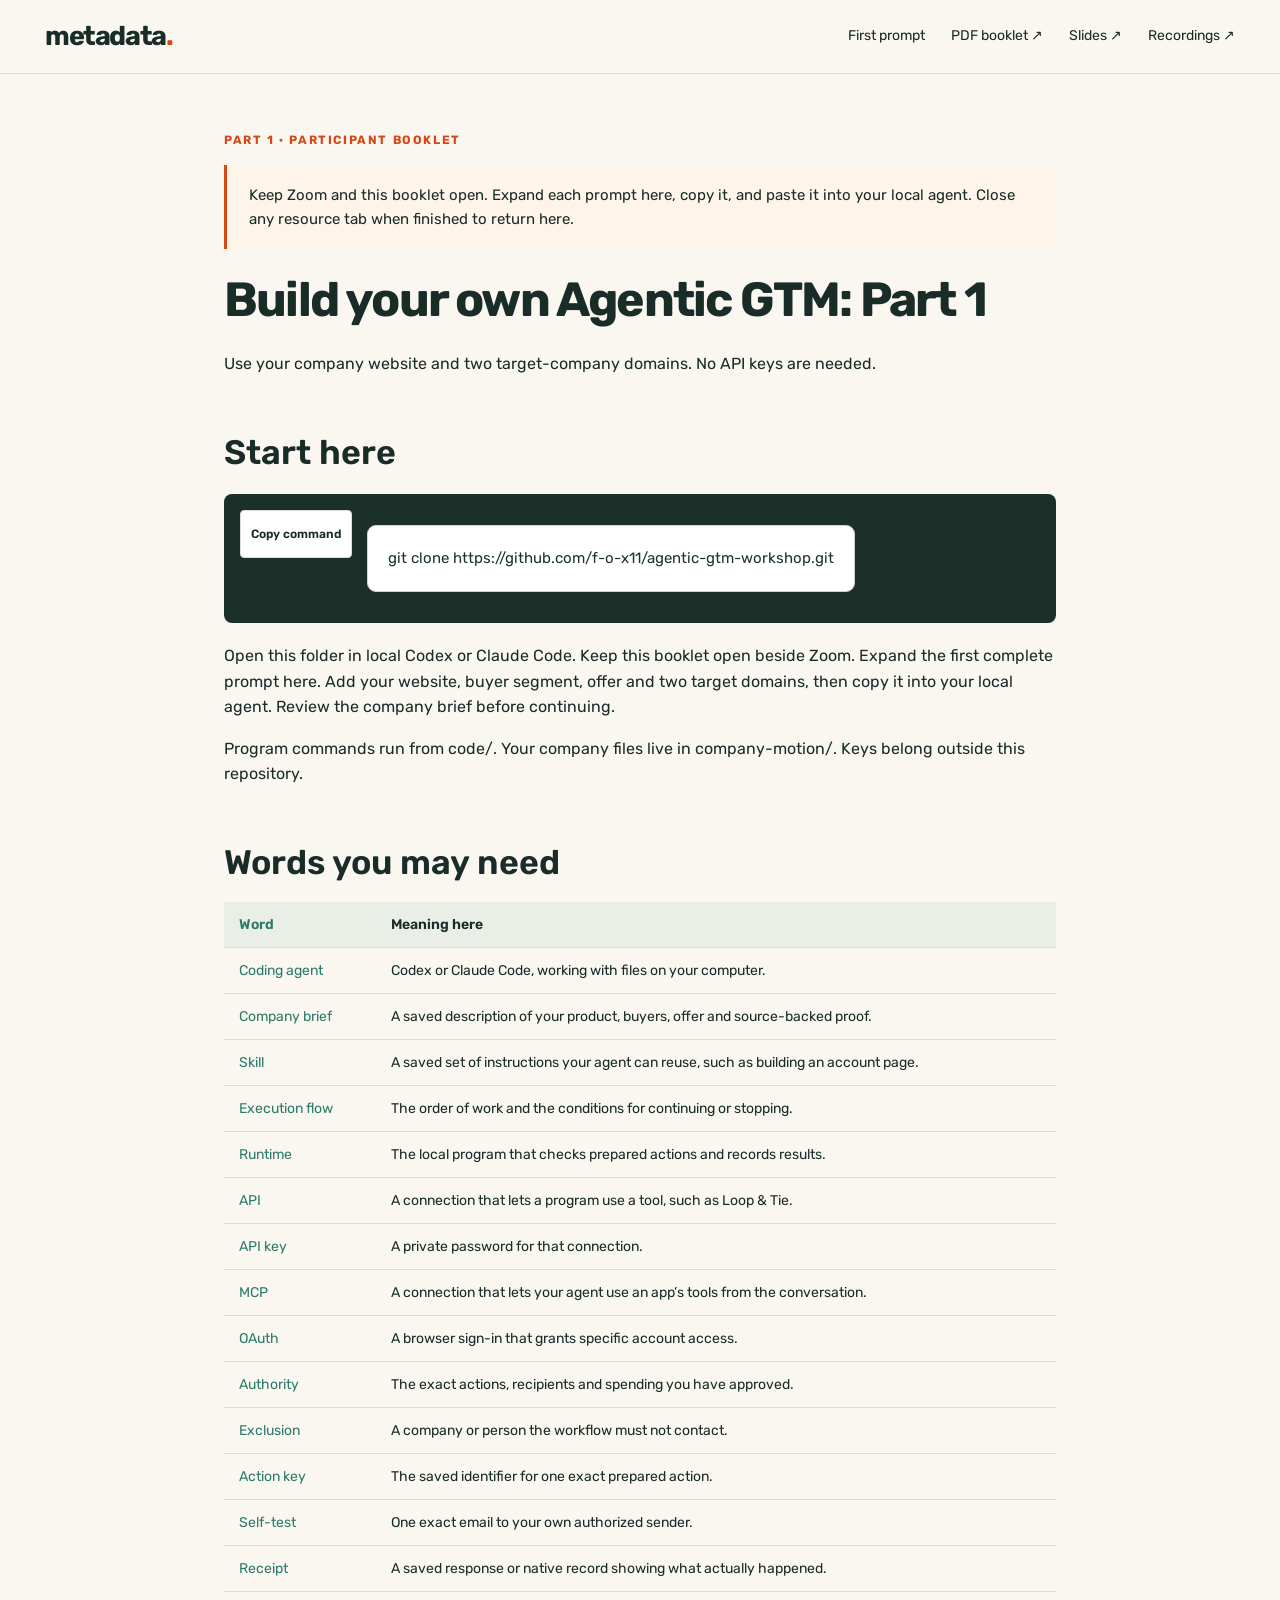
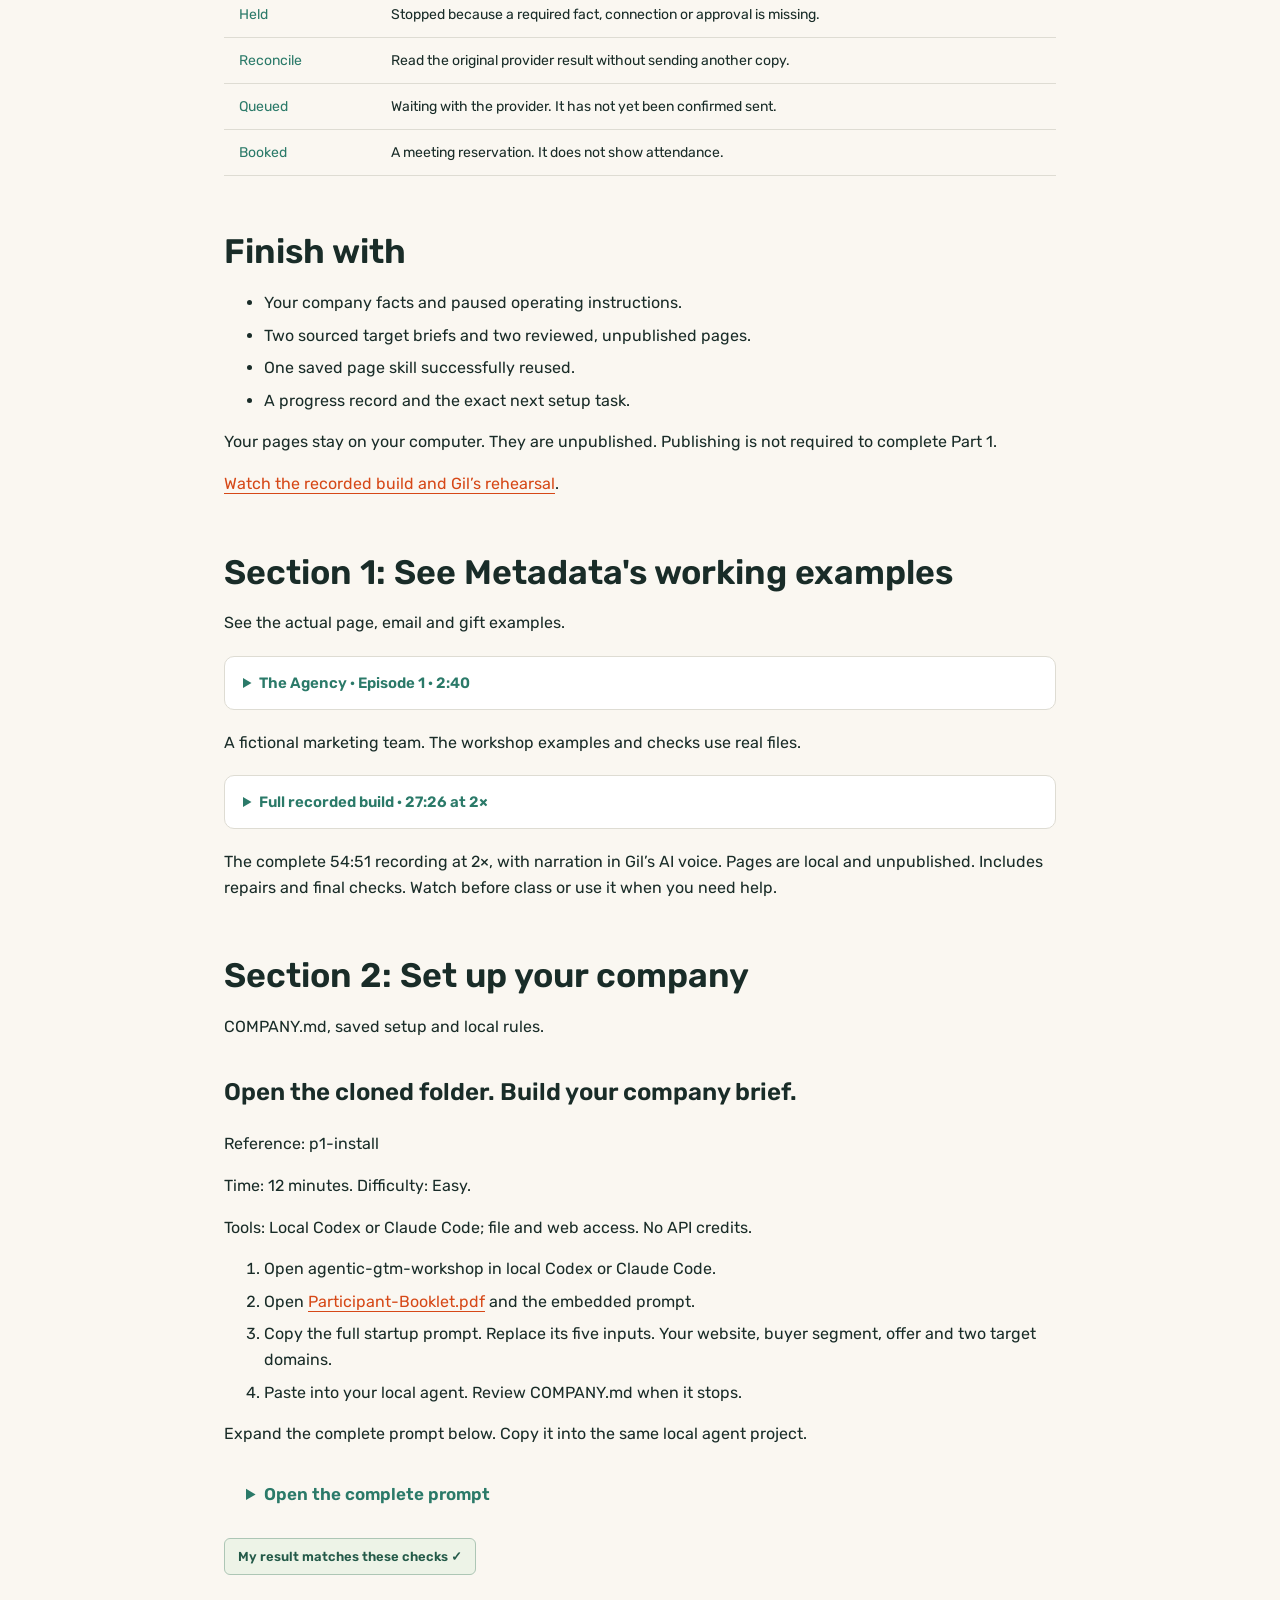
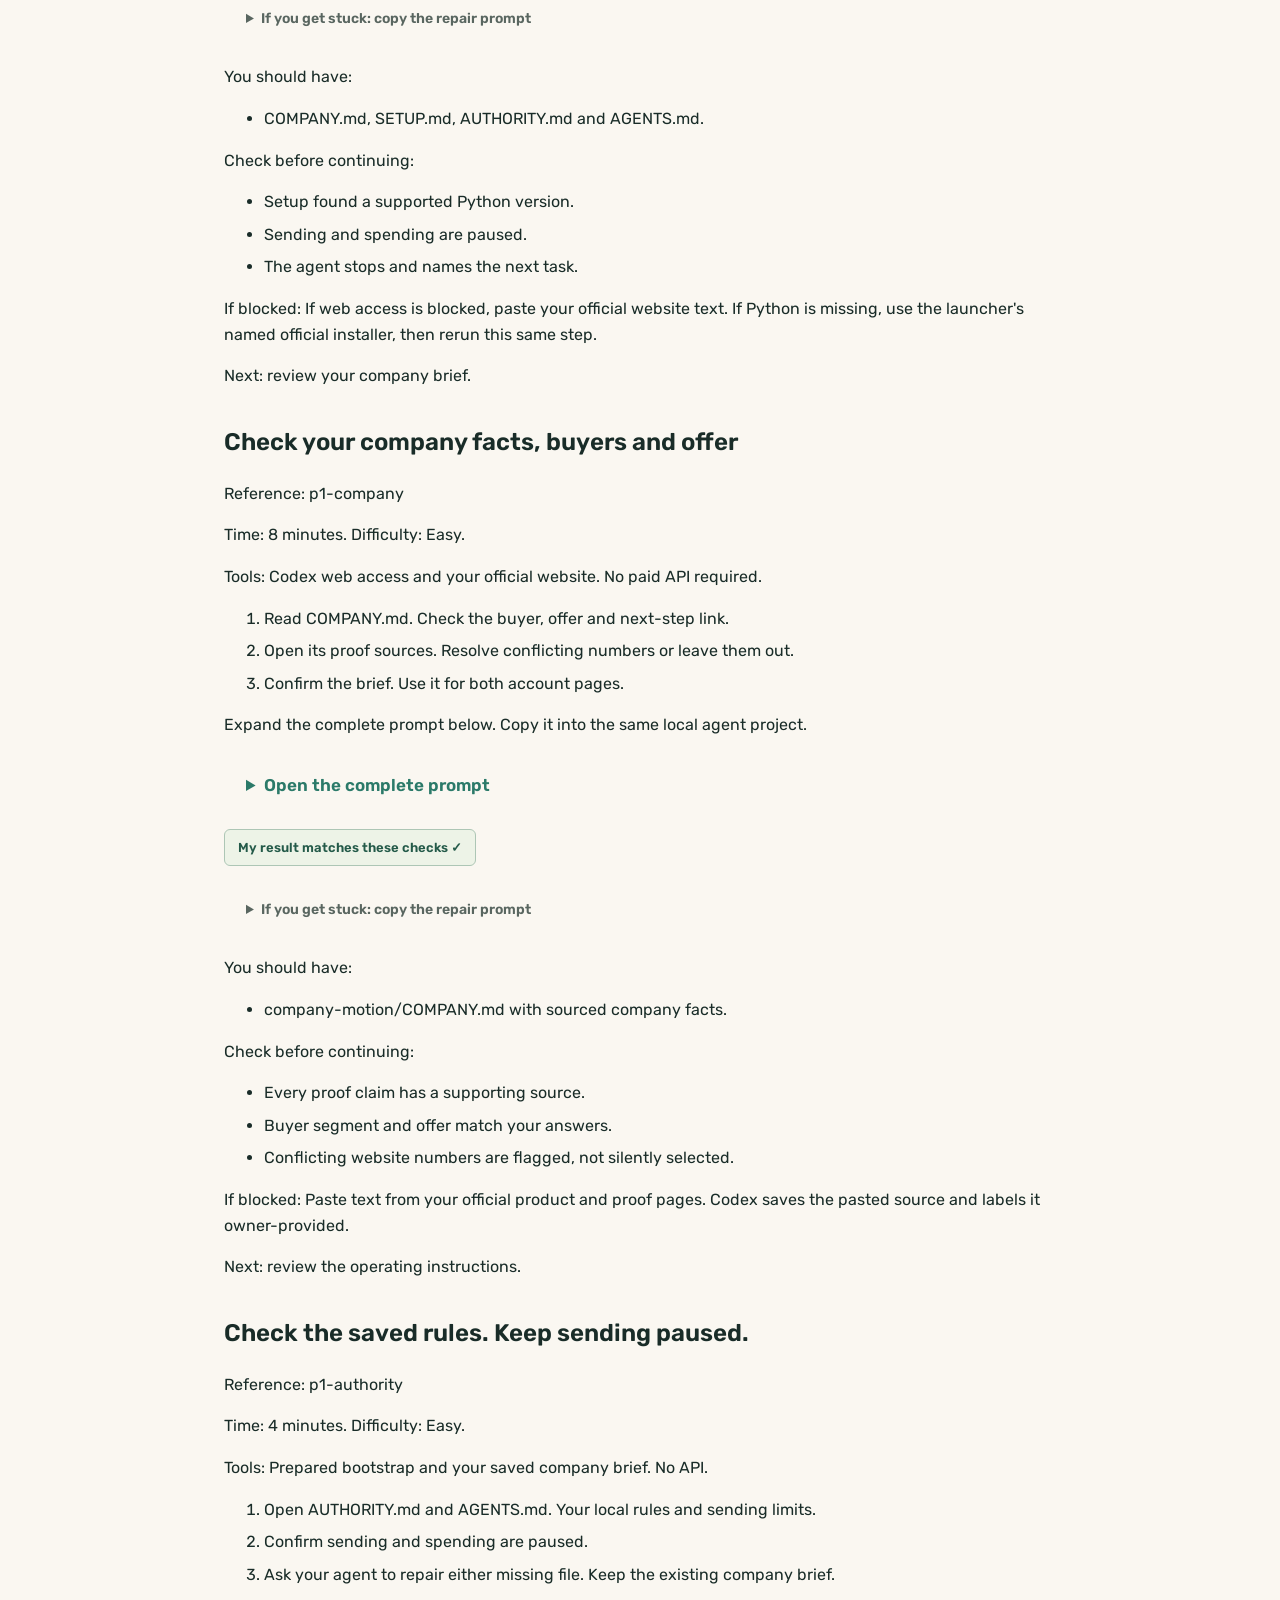
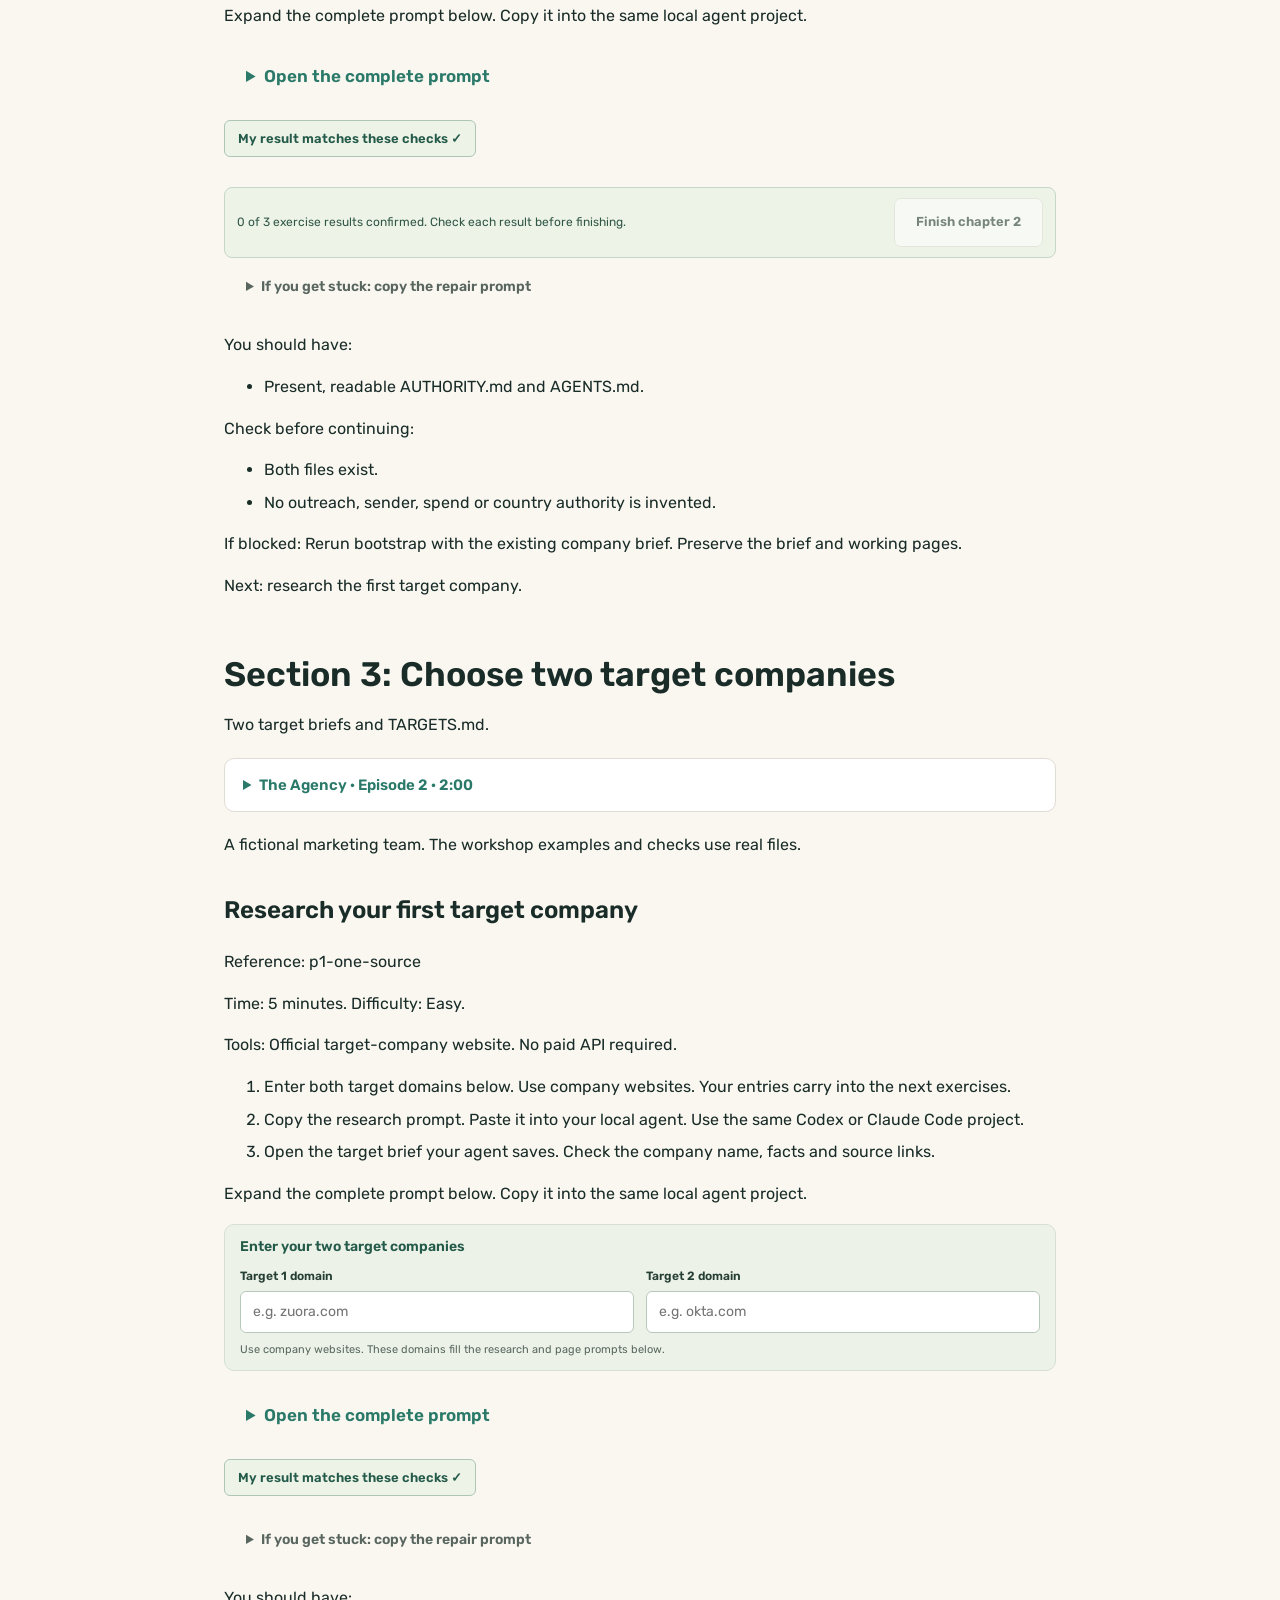
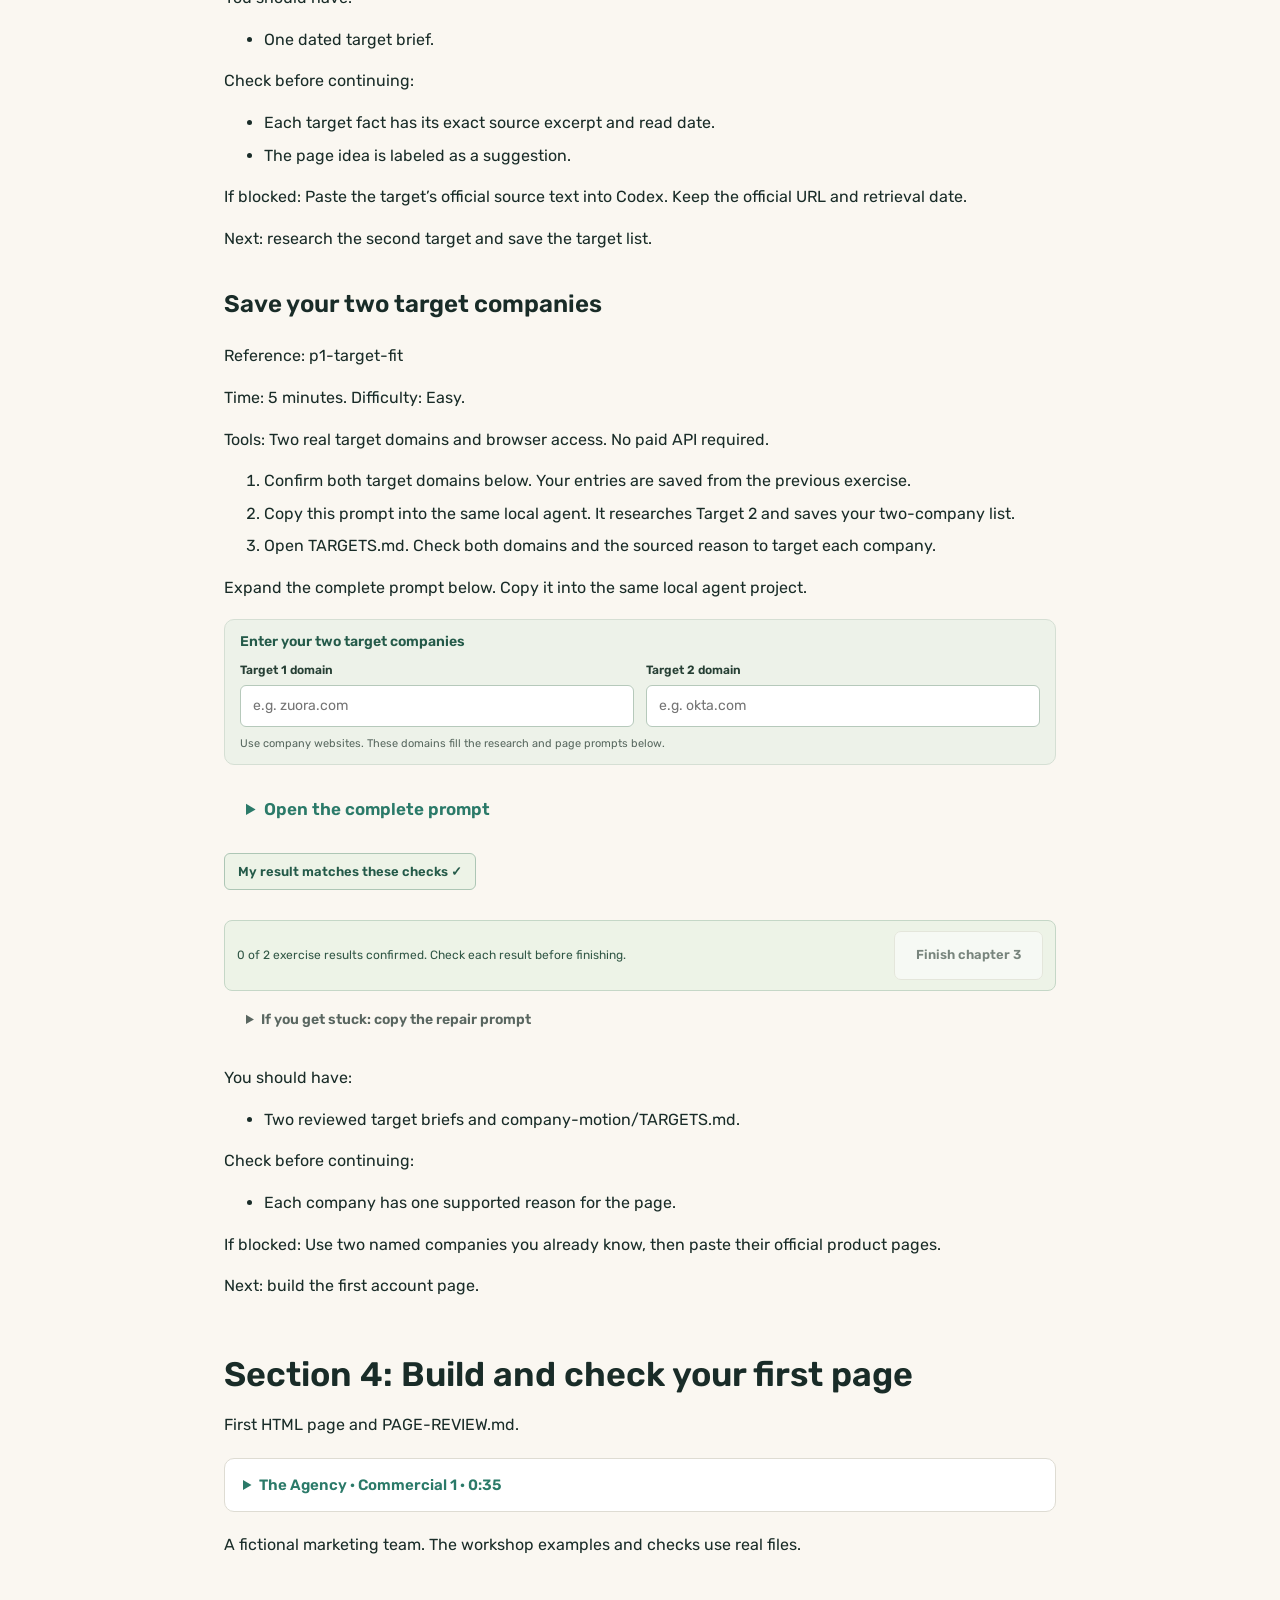
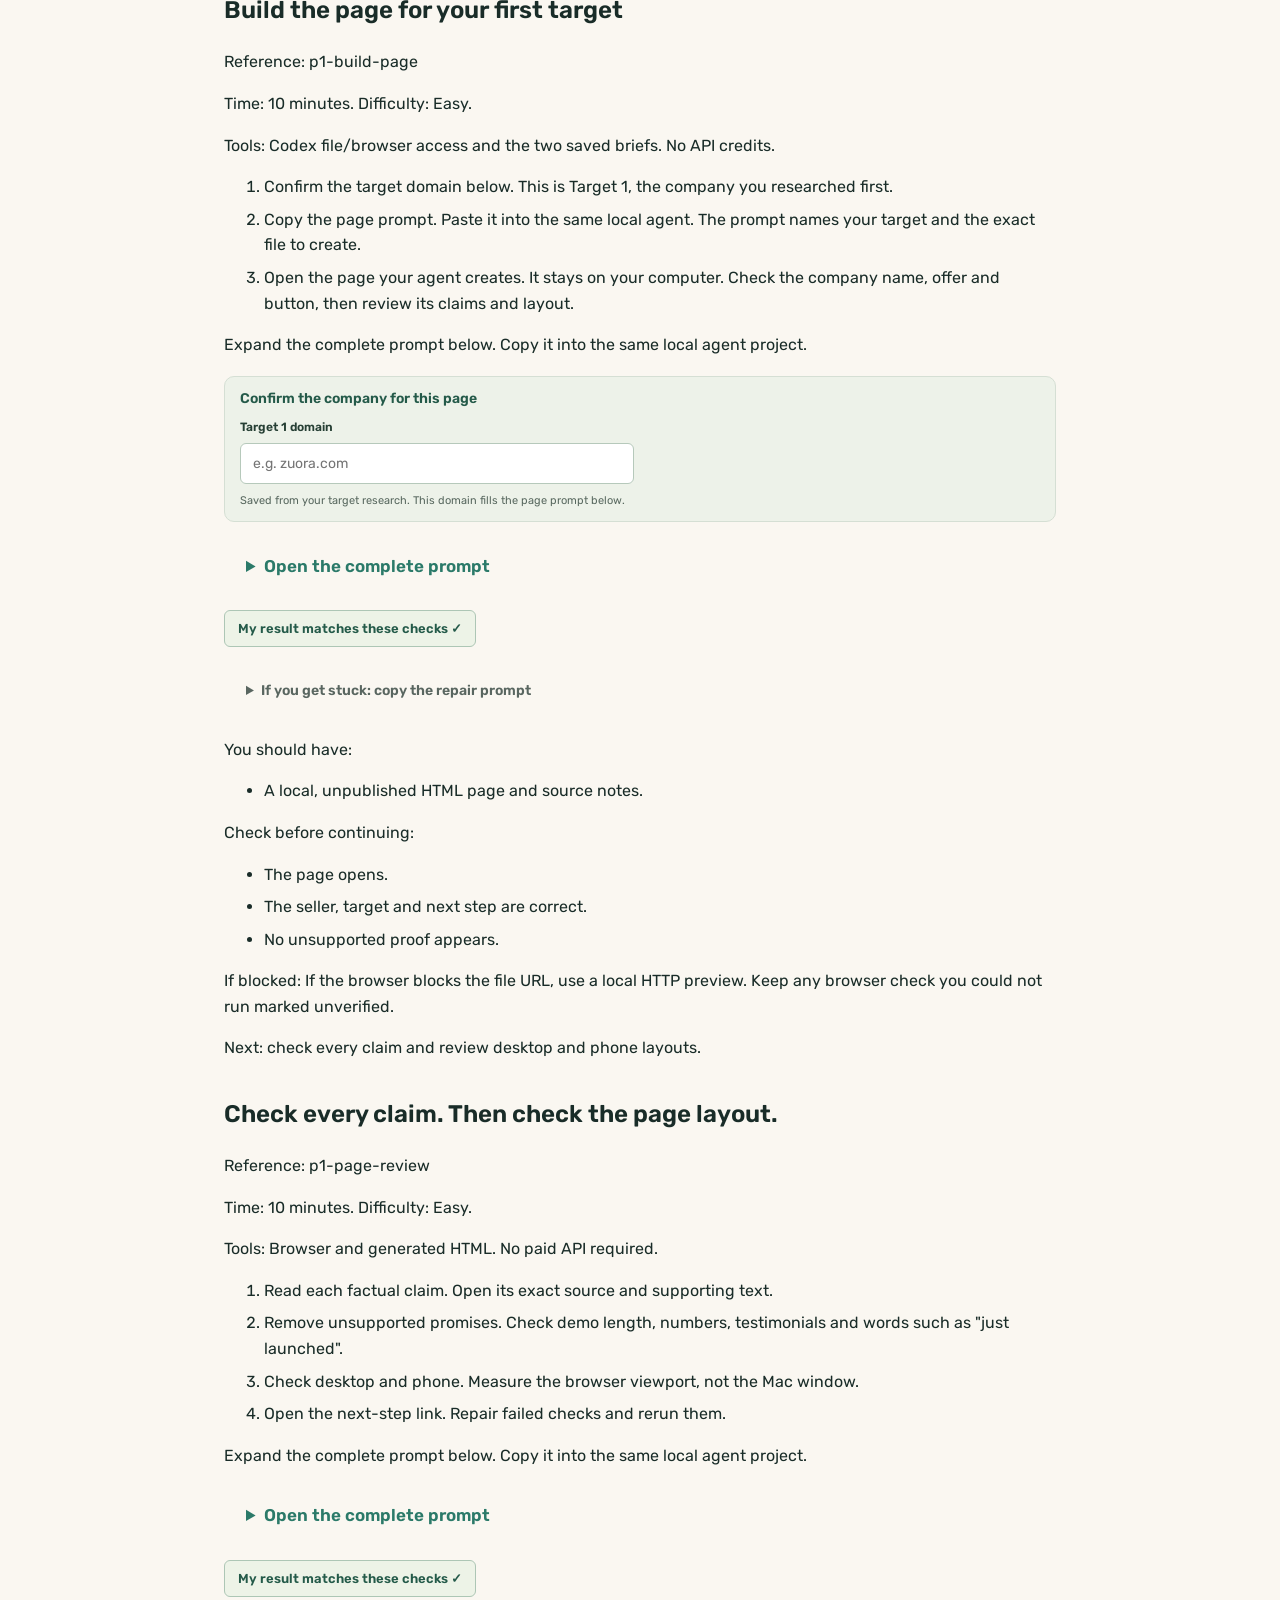
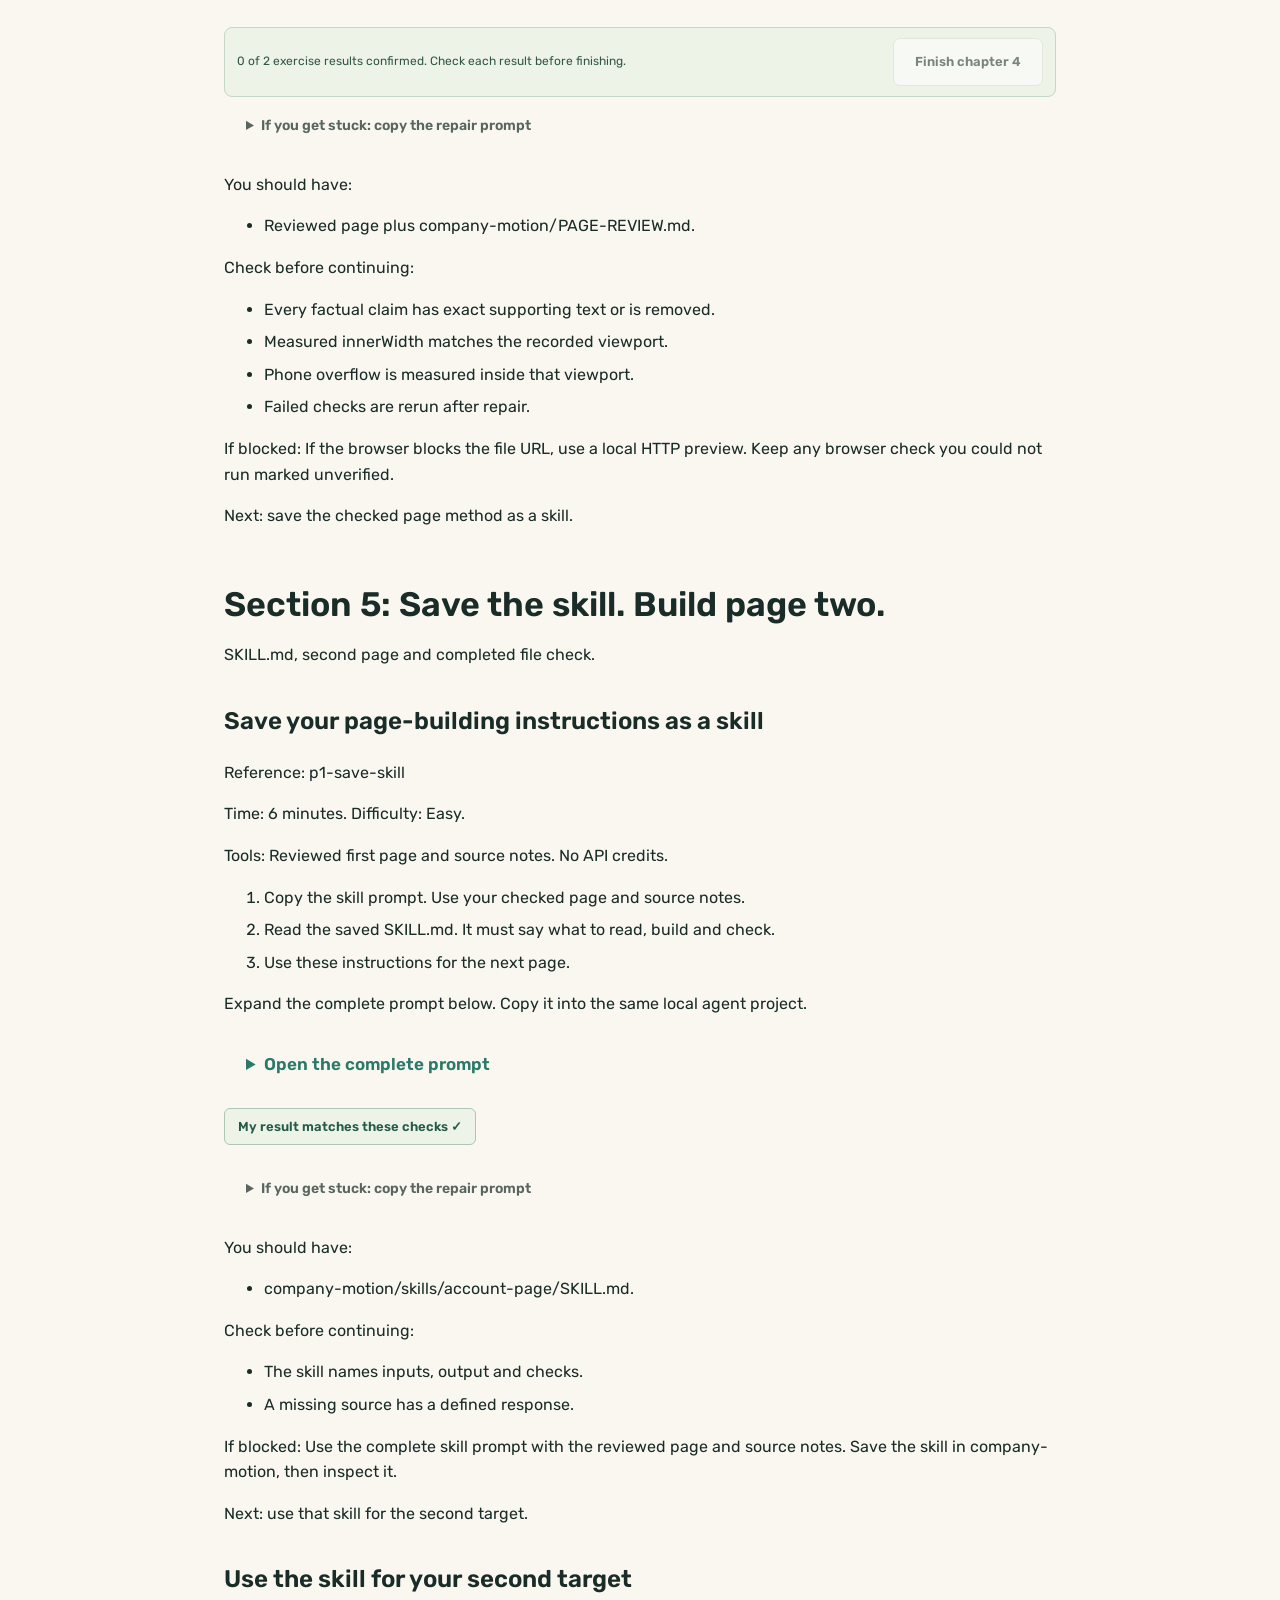
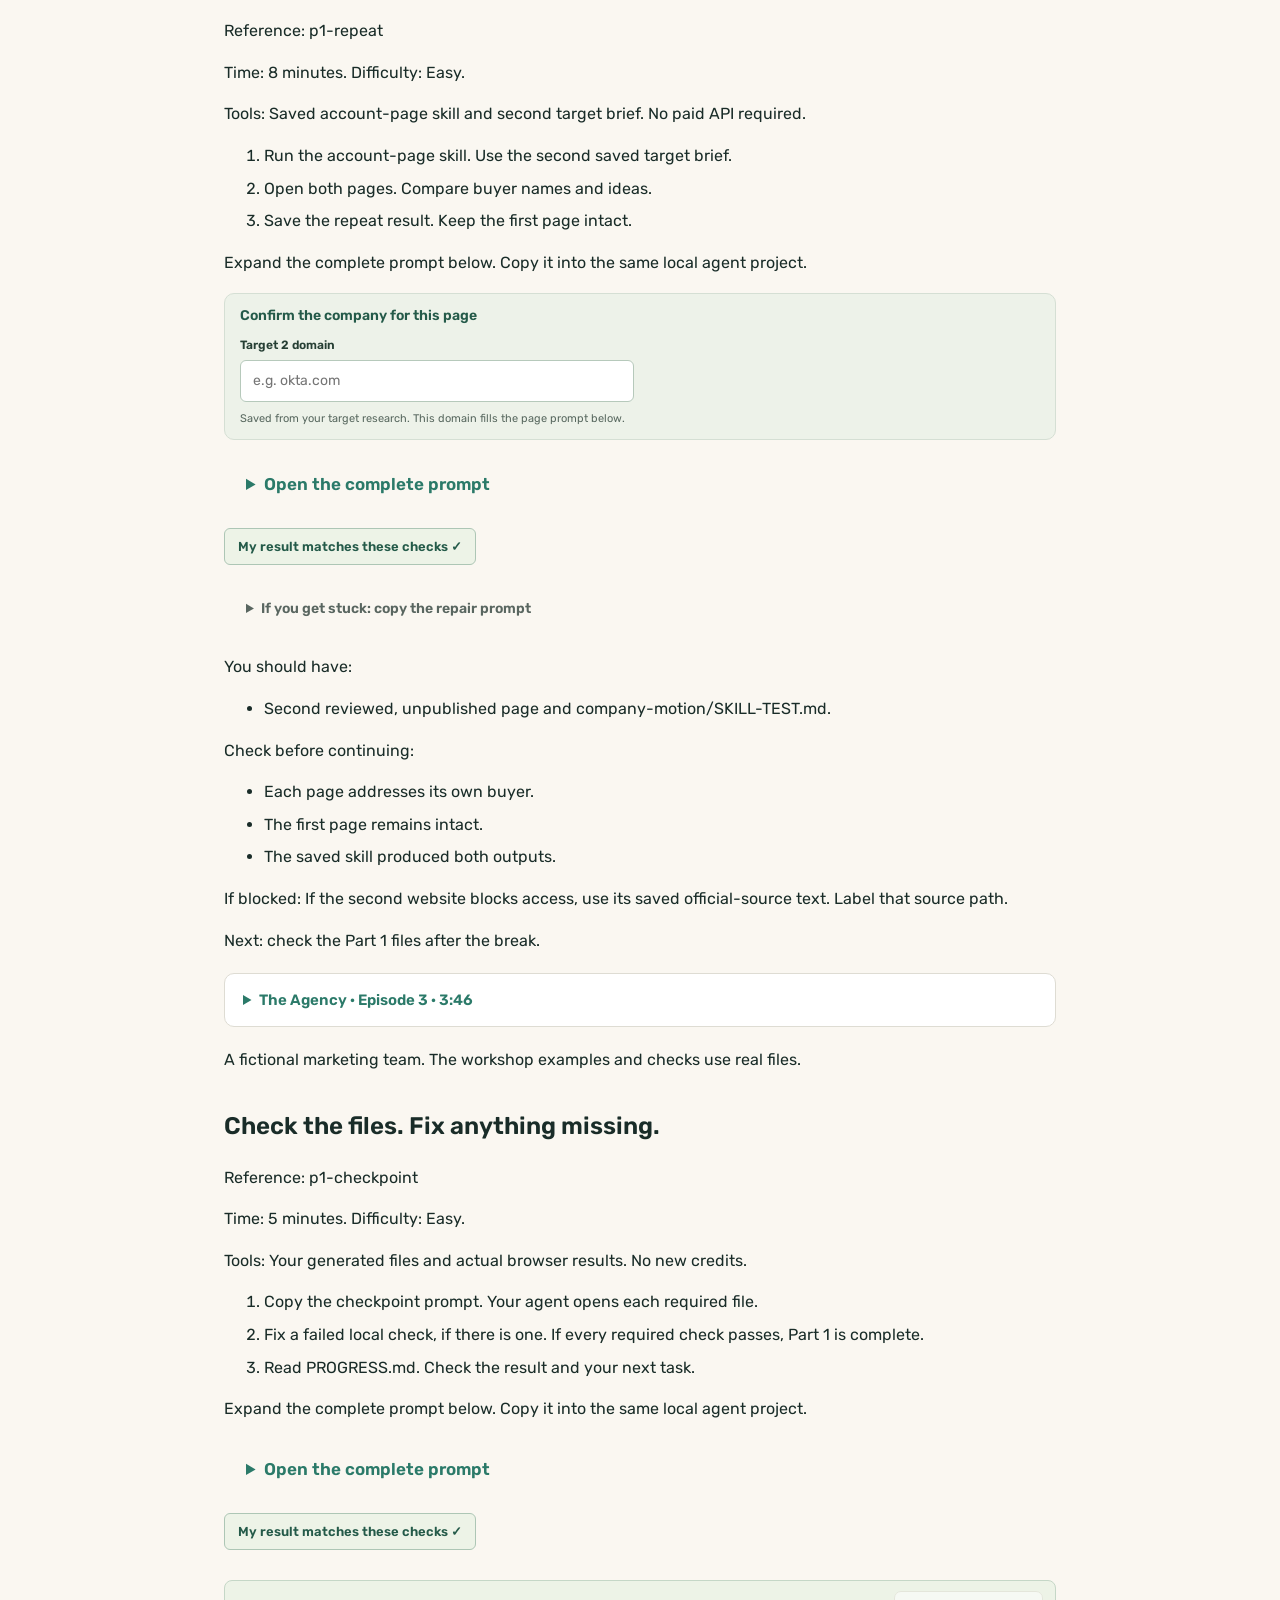
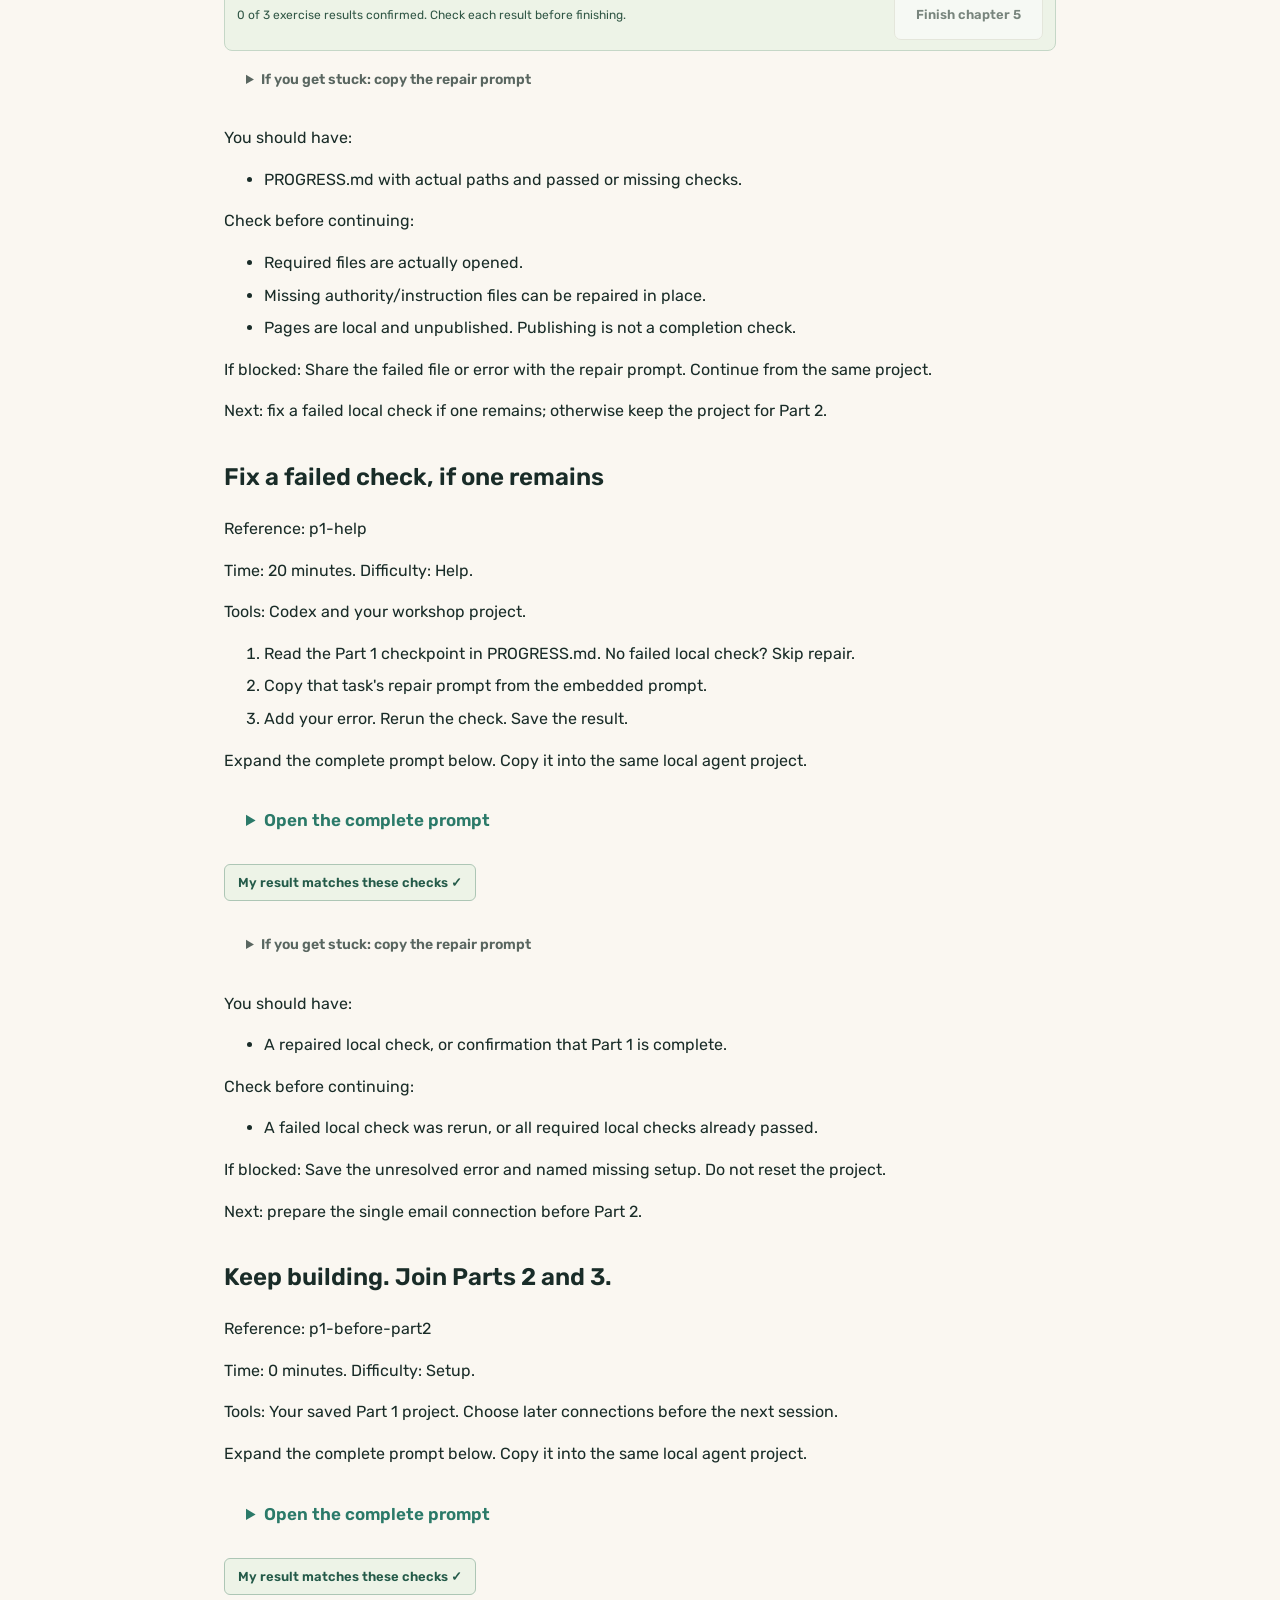
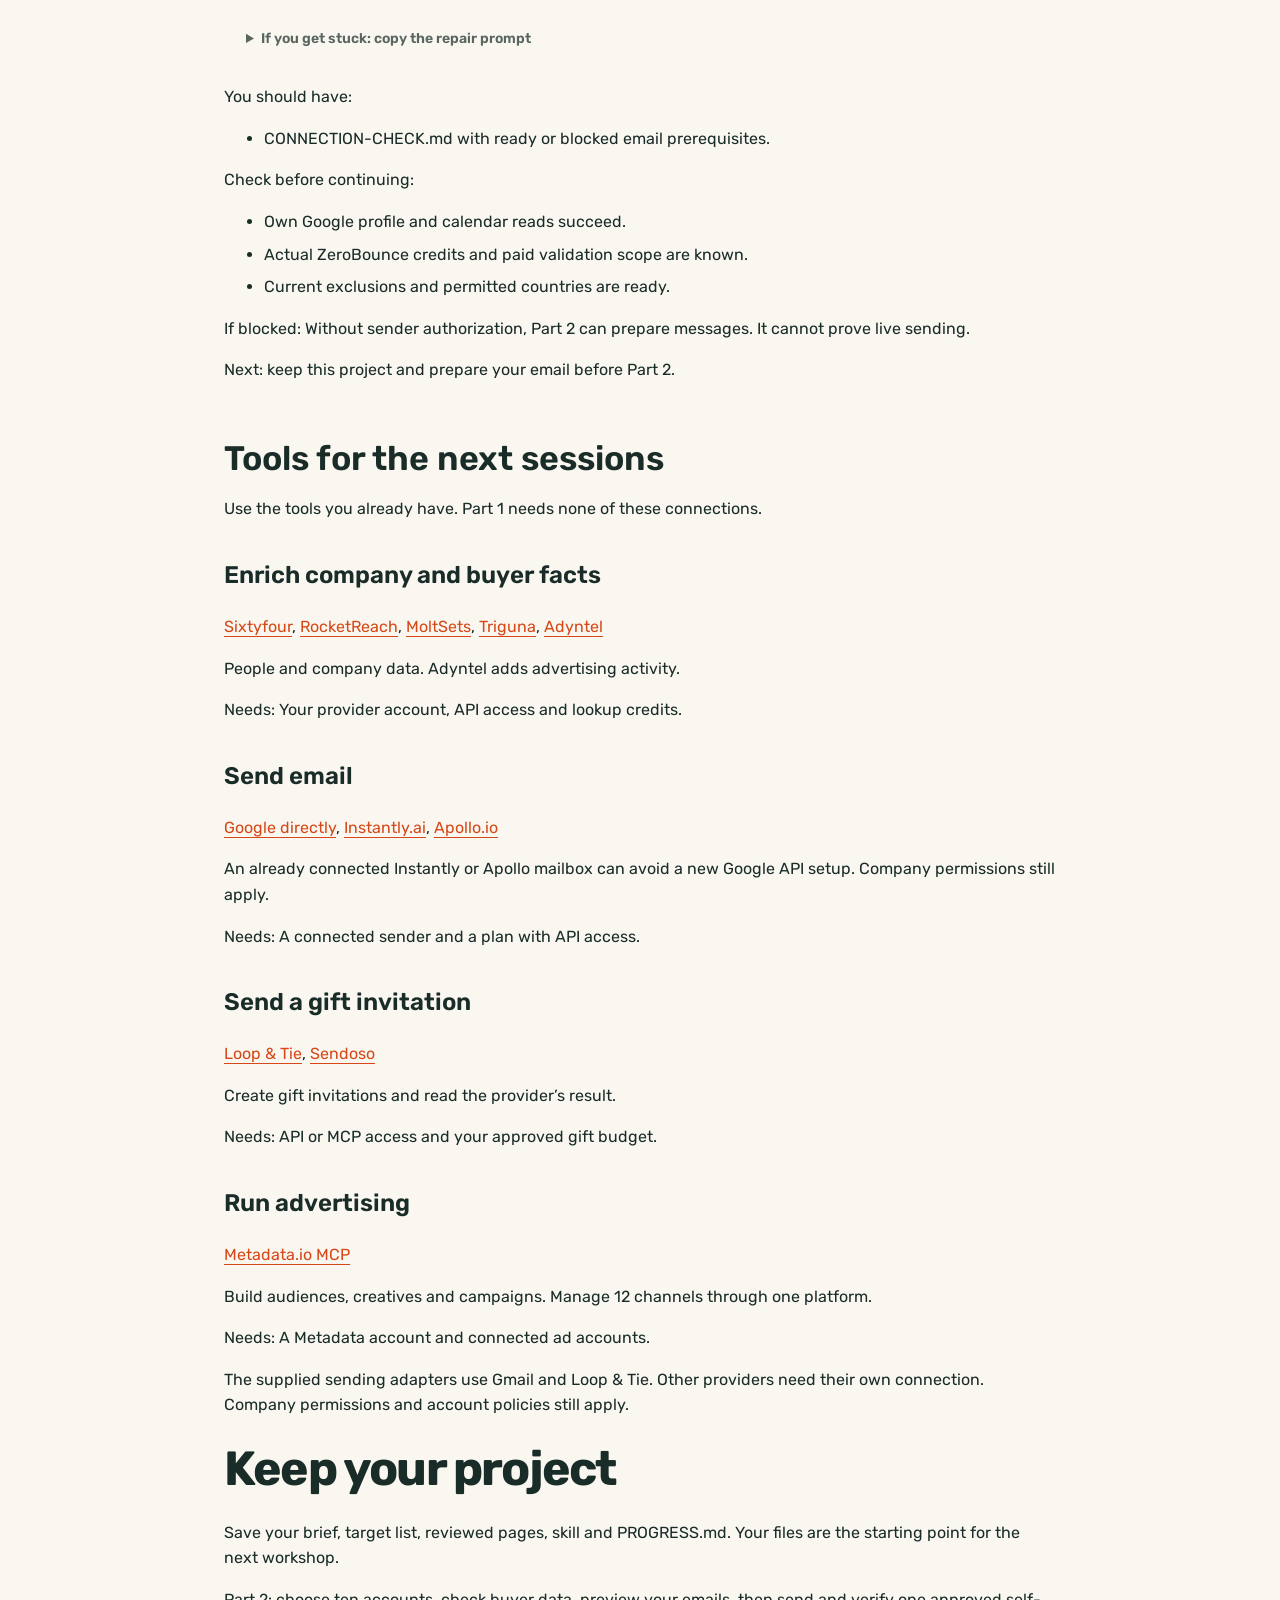
<file: Participant-Booklet.html>
<!doctype html><html lang="en"><head><meta charset="utf-8"><meta name="viewport" content="width=device-width,initial-scale=1"><title>Your Agentic GTM build booklet</title><link rel="stylesheet" href="site.css"><link rel="stylesheet" href="workshop-helpers.css"><link rel="stylesheet" href="media.css"></head><body><header class="nav"><a class="brand" href="START-HERE.html">metadata<span>.</span></a><nav class="nav-links"><a href="#booklet-p1-install" data-expand="booklet-p1-install">First prompt</a><a href="Participant-Booklet.pdf" target="_blank" rel="noopener">PDF booklet ↗</a><a href="Part-1-Presentation.html" target="_blank" rel="noopener">Slides ↗</a><a href="Recordings.html" target="_blank" rel="noopener">Recordings ↗</a></nav></header><main class="booklet-main"><p class="eyebrow">Part 1 · Participant booklet</p><p class="booklet-stay">Keep Zoom and this booklet open. Expand each prompt here, copy it, and paste it into your local agent. Close any resource tab when finished to return here.</p><h1>Build your own Agentic GTM: Part 1</h1>
<p>Use your company website and two target-company domains. No API keys are needed.</p>
<h2>Start here</h2>
<div class="booklet-prompt command"><button class="button secondary" data-copy-code>Copy command</button><pre>git clone https://github.com/f-o-x11/agentic-gtm-workshop.git</pre></div>
<p>Open this folder in local Codex or Claude Code. Keep this booklet open beside Zoom. Expand the first complete prompt here. Add your website, buyer segment, offer and two target domains, then copy it into your local agent. Review the company brief before continuing.</p>
<p>Program commands run from code/. Your company files live in company-motion/. Keys belong outside this repository.</p>
<h2>Words you may need</h2>
<div class="booklet-table"><table>
<tr><td>Word</td><td>Meaning here</td></tr>
<tr><td>Coding agent</td><td>Codex or Claude Code, working with files on your computer.</td></tr>
<tr><td>Company brief</td><td>A saved description of your product, buyers, offer and source-backed proof.</td></tr>
<tr><td>Skill</td><td>A saved set of instructions your agent can reuse, such as building an account page.</td></tr>
<tr><td>Execution flow</td><td>The order of work and the conditions for continuing or stopping.</td></tr>
<tr><td>Runtime</td><td>The local program that checks prepared actions and records results.</td></tr>
<tr><td>API</td><td>A connection that lets a program use a tool, such as Loop &amp; Tie.</td></tr>
<tr><td>API key</td><td>A private password for that connection.</td></tr>
<tr><td>MCP</td><td>A connection that lets your agent use an app’s tools from the conversation.</td></tr>
<tr><td>OAuth</td><td>A browser sign-in that grants specific account access.</td></tr>
<tr><td>Authority</td><td>The exact actions, recipients and spending you have approved.</td></tr>
<tr><td>Exclusion</td><td>A company or person the workflow must not contact.</td></tr>
<tr><td>Action key</td><td>The saved identifier for one exact prepared action.</td></tr>
<tr><td>Self-test</td><td>One exact email to your own authorized sender.</td></tr>
<tr><td>Receipt</td><td>A saved response or native record showing what actually happened.</td></tr>
<tr><td>Held</td><td>Stopped because a required fact, connection or approval is missing.</td></tr>
<tr><td>Reconcile</td><td>Read the original provider result without sending another copy.</td></tr>
<tr><td>Queued</td><td>Waiting with the provider. It has not yet been confirmed sent.</td></tr>
<tr><td>Booked</td><td>A meeting reservation. It does not show attendance.</td></tr>
</table></div>
<h2>Finish with</h2>
<ul>
<li>Your company facts and paused operating instructions.</li>
<li>Two sourced target briefs and two reviewed, unpublished pages.</li>
<li>One saved page skill successfully reused.</li>
<li>A progress record and the exact next setup task.</li>
</ul>
<p>Your pages stay on your computer. They are unpublished. Publishing is not required to complete Part 1.</p>
<p><a href="https://metadata-gtm-workshops.vercel.app/gtm-part1/Recordings.html" target="_blank" rel="noopener">Watch the recorded build and Gil’s rehearsal</a>.</p>
<h2>Section 1: See Metadata&#x27;s working examples</h2>
<p>See the actual page, email and gift examples.</p>
<details class="booklet-video"><summary>The Agency · Episode 1 · 2:40</summary><video class="workshop-video" id="video-p1-agency-1" controls playsinline preload="none" poster="assets/agency-s1e1.jpg" aria-label="Credit Announcement Day"><source src="https://metadata.io/videos/the-agency/s1e1.mp4" type="video/mp4">Your browser cannot play this video.</video><p class="media-caption">A fictional marketing team. The workshop examples and checks use real files. <a href="https://metadata.io/the-agency/episode-1" target="_blank" rel="noopener">Source ↗</a></p></details>
<p>A fictional marketing team. The workshop examples and checks use real files.</p>
<details class="booklet-video"><summary>Full recorded build · 27:26 at 2×</summary><video class="workshop-video" id="video-p1-full-walkthrough" controls playsinline preload="none" poster="assets/part1-walkthrough-poster.jpg" aria-label="Watch the full Part 1 build"><source src="https://metadata-gtm-workshops.vercel.app/gtm-part1/media/part1-walkthrough-narrated-2x.mp4" type="video/mp4"><track kind="captions" src="https://metadata-gtm-workshops.vercel.app/gtm-part1/media/part1-walkthrough-narrated-2x.vtt" srclang="en" label="English">Your browser cannot play this video.</video><div class="recording-jumps replay-jumps"><button data-jump="336.5" data-video="video-p1-full-walkthrough">Company brief</button><button data-jump="654.5" data-video="video-p1-full-walkthrough">First page</button><button data-jump="1002.5" data-video="video-p1-full-walkthrough">Save the skill</button><button data-jump="1095" data-video="video-p1-full-walkthrough">Use the skill</button><button data-jump="1359.5" data-video="video-p1-full-walkthrough">Final checks</button></div><p class="media-caption">The complete 54:51 recording at 2×, with narration in Gil’s AI voice. Pages are local and unpublished. Includes repairs and final checks. Watch before class or use it when you need help. <a href="https://metadata-gtm-workshops.vercel.app/gtm-part1/Recordings.html#full-replay" target="_blank" rel="noopener">Source ↗</a></p></details>
<p>The complete 54:51 recording at 2×, with narration in Gil’s AI voice. Pages are local and unpublished. Includes repairs and final checks. Watch before class or use it when you need help.</p>
<h2>Section 2: Set up your company</h2>
<p>COMPANY.md, saved setup and local rules.</p>
<h3>Open the cloned folder. Build your company brief.</h3>
<p>Reference: p1-install</p>
<p>Time: 12 minutes. Difficulty: Easy.</p>
<p>Tools: Local Codex or Claude Code; file and web access. No API credits.</p>
<ol>
<li>Open agentic-gtm-workshop in local Codex or Claude Code.</li>
<li>Open <a href="Participant-Booklet.pdf" target="_blank" rel="noopener">Participant-Booklet.pdf</a> and the embedded prompt.</li>
<li>Copy the full startup prompt. Replace its five inputs. Your website, buyer segment, offer and two target domains.</li>
<li>Paste into your local agent. Review COMPANY.md when it stops.</li>
</ol>
<p>Expand the complete prompt below. Copy it into the same local agent project.</p>
<details class="booklet-prompt" id="booklet-p1-install"><summary>Open the complete prompt</summary><div class="prompt-actions"><button class="button secondary" data-copy-code>Copy the full prompt</button><span>Paste into local Codex or Claude Code.</span></div><details class="company-inputs"><summary>Add your company details</summary><p>Fill what you know. Your agent asks for the rest. These fields stay in your browser. Do not enter API keys.</p><div class="company-fields"><label for="booklet-p1-install-website">Company website<input id="booklet-p1-install-website" data-company-field="website" placeholder="https://your-company.com" autocomplete="off"></label><label for="booklet-p1-install-buyer">Buyer segment<input id="booklet-p1-install-buyer" data-company-field="buyer" placeholder="Who you sell to" autocomplete="off"></label><label for="booklet-p1-install-offer">Your offer<input id="booklet-p1-install-offer" data-company-field="offer" placeholder="What you want the buyer to do" autocomplete="off"></label><label for="booklet-p1-install-targetOne">First target domain<input id="booklet-p1-install-targetOne" data-company-field="targetOne" placeholder="first-company.com" autocomplete="off"></label><label for="booklet-p1-install-targetTwo">Second target domain<input id="booklet-p1-install-targetTwo" data-company-field="targetTwo" placeholder="second-company.com" autocomplete="off"></label></div></details><pre data-personalize >Help me build my company&#x27;s GTM workflow one step at a time.
Website: [YOUR_COMPANY_WEBSITE]
Buyer segment: [BUYER_SEGMENT]
Offer: [COLD_OFFER]
Targets: [TARGET_1_DOMAIN], [TARGET_2_DOMAIN]
I have cloned agentic-gtm-workshop and opened it as this local project. Read README.md, AGENTS.md and START-HERE.md. If an input is blank, ask only for what official sources cannot supply. Suggest real targets for my confirmation if needed.
Use this workshop folder as my local project. Keep runtime in code/ and outputs in company-motion/. Run commands from code/.
Read my official website and save company-motion/COMPANY.md with sourced facts, the segment, offer, proof and actual next-step link. Ask only for missing facts. If the site blocks access, use official text I paste.
After company-motion/COMPANY.md exists, run from code/:
python3 -B gtm.py bootstrap --company-brief ../company-motion/COMPANY.md
Use its saved verified Python executable for later commands and standalone scripts.
If Python needs installation, name the official installer and stop there. Do not install Homebrew.
Read company-motion/AUTHORITY.md and company-motion/AGENTS.md. Keep outreach and spending paused.
Save both target domains and the actual bootstrap result in company-motion/SETUP.md. Append the completed step, actual file paths, checks and next task to company-motion/PROGRESS.md. Do not run later exercises.
Show the output and success check. Stop. Next: review your company brief.</pre></details>
<button class="result-complete" data-exercise-complete="p1-install" aria-pressed="false">My result matches these checks ✓</button>
<details class="booklet-prompt repair" id="booklet-p1-install-repair"><summary>If you get stuck: copy the repair prompt</summary><div class="prompt-actions"><button class="button secondary" data-copy-code>Copy repair prompt</button></div><pre>Fix exercise p1-install in this same saved project.
Expected artifact: company-motion/COMPANY.md, company-motion/SETUP.md, company-motion/AUTHORITY.md, company-motion/AGENTS.md and saved interpreter receipt.
Success check: Company brief exists before bootstrap. Compatible Python path/version is actually verified. Outreach and spending remain paused. Agent stops after setup and names the next step.
Read the website/paste source and actual setup error. Create company-motion/COMPANY.md before bootstrap. If Python is missing, give the official installer and stop. If already installed, rerun bootstrap through the verified launcher, save company-motion/SETUP.md and confirm the missing files. Do not run later exercises.
Use the saved verified interpreter for commands. Preserve completed files and earlier progress. Rerun the failed check and append its actual result and next task to company-motion/PROGRESS.md. Show the result. Stop. Next: review your company brief.
Actual error: [paste the error without credentials]</pre></details>
<p>You should have:</p>
<ul>
<li>COMPANY.md, SETUP.md, AUTHORITY.md and AGENTS.md.</li>
</ul>
<p>Check before continuing:</p>
<ul>
<li>Setup found a supported Python version.</li>
<li>Sending and spending are paused.</li>
<li>The agent stops and names the next task.</li>
</ul>
<p>If blocked: If web access is blocked, paste your official website text. If Python is missing, use the launcher&#x27;s named official installer, then rerun this same step.</p>
<p>Next: review your company brief.</p>
<h3>Check your company facts, buyers and offer</h3>
<p>Reference: p1-company</p>
<p>Time: 8 minutes. Difficulty: Easy.</p>
<p>Tools: Codex web access and your official website. No paid API required.</p>
<ol>
<li>Read COMPANY.md. Check the buyer, offer and next-step link.</li>
<li>Open its proof sources. Resolve conflicting numbers or leave them out.</li>
<li>Confirm the brief. Use it for both account pages.</li>
</ol>
<p>Expand the complete prompt below. Copy it into the same local agent project.</p>
<details class="booklet-prompt" id="booklet-p1-company"><summary>Open the complete prompt</summary><div class="prompt-actions"><button class="button secondary" data-copy-code>Copy the full prompt</button><span>Paste into local Codex or Claude Code.</span></div><pre >Review company-motion/COMPANY.md with me.
Show the buyer segment, offer, next-step link and the source behind each proof claim.
If the website has conflicting numbers, show both URLs and exact excerpts. Do not choose a number without support.
Ask at most two short questions for missing company facts. Keep unsupported claims out of the brief.
Save my corrections and preserve the source URLs and read dates.
Append this step, actual artifact, check and next task to company-motion/PROGRESS.md. Show the output. Stop. Next: review the operating instructions.</pre></details>
<button class="result-complete" data-exercise-complete="p1-company" aria-pressed="false">My result matches these checks ✓</button>
<details class="booklet-prompt repair" id="booklet-p1-company-repair"><summary>If you get stuck: copy the repair prompt</summary><div class="prompt-actions"><button class="button secondary" data-copy-code>Copy repair prompt</button></div><pre>Fix exercise p1-company in this same saved project.
Expected artifact: company-motion/COMPANY.md with sourced company facts.
Success check: Every proof claim has a supporting source. Buyer segment and offer match your answers. Conflicting website numbers are flagged, not silently selected.
Open the specific disputed claim and its exact official source excerpt. Show conflicting numbers to me. Remove unsupported proof or apply my factual correction; do not invent a replacement.
Use the saved verified interpreter for commands. Preserve completed files and earlier progress. Rerun the failed check and append its actual result and next task to company-motion/PROGRESS.md. Show the result. Stop. Next: review the operating instructions.
Actual error: [paste the error without credentials]</pre></details>
<p>You should have:</p>
<ul>
<li>company-motion/COMPANY.md with sourced company facts.</li>
</ul>
<p>Check before continuing:</p>
<ul>
<li>Every proof claim has a supporting source.</li>
<li>Buyer segment and offer match your answers.</li>
<li>Conflicting website numbers are flagged, not silently selected.</li>
</ul>
<p>If blocked: Paste text from your official product and proof pages. Codex saves the pasted source and labels it owner-provided.</p>
<p>Next: review the operating instructions.</p>
<h3>Check the saved rules. Keep sending paused.</h3>
<p>Reference: p1-authority</p>
<p>Time: 4 minutes. Difficulty: Easy.</p>
<p>Tools: Prepared bootstrap and your saved company brief. No API.</p>
<ol>
<li>Open AUTHORITY.md and AGENTS.md. Your local rules and sending limits.</li>
<li>Confirm sending and spending are paused.</li>
<li>Ask your agent to repair either missing file. Keep the existing company brief.</li>
</ol>
<p>Expand the complete prompt below. Copy it into the same local agent project.</p>
<details class="booklet-prompt" id="booklet-p1-authority"><summary>Open the complete prompt</summary><div class="prompt-actions"><button class="button secondary" data-copy-code>Copy the full prompt</button><span>Paste into local Codex or Claude Code.</span></div><pre >Open company-motion/AUTHORITY.md and company-motion/AGENTS.md.
If either is missing, rerun:
python3 -B gtm.py bootstrap --company-brief ../company-motion/COMPANY.md
Preserve my existing facts, instructions and history.
Show the company name, one-step-at-a-time rule, and paused outreach and spending rules.
If either file conflicts with my company brief, show the conflict for my correction. Do not grant a sender or live channel yet.
Append this step, actual artifact, check and next task to company-motion/PROGRESS.md. Show the output. Stop. Next: research the first target company.</pre></details>
<button class="result-complete" data-exercise-complete="p1-authority" aria-pressed="false">My result matches these checks ✓</button><div class="chapter-complete-panel" data-chapter-checkpoint="2" data-required-exercises="[&quot;p1-install&quot;, &quot;p1-company&quot;, &quot;p1-authority&quot;]"><p data-chapter-status role="status">Confirm each exercise’s result checks, then finish this chapter.</p><button class="button secondary" data-finish-chapter disabled>Finish chapter 2</button></div>
<details class="booklet-prompt repair" id="booklet-p1-authority-repair"><summary>If you get stuck: copy the repair prompt</summary><div class="prompt-actions"><button class="button secondary" data-copy-code>Copy repair prompt</button></div><pre>Fix exercise p1-authority in this same saved project.
Expected artifact: Present, readable company-motion/AUTHORITY.md and company-motion/AGENTS.md.
Success check: Both files exist. No outreach, sender, spend or country authority is invented.
Check which instruction file is actually missing. From code/, run python3 -B gtm.py bootstrap --company-brief ../company-motion/COMPANY.md. Preserve any existing authority and instructions. Confirm both files now open and outreach remains paused.
Use the saved verified interpreter for commands. Preserve completed files and earlier progress. Rerun the failed check and append its actual result and next task to company-motion/PROGRESS.md. Show the result. Stop. Next: research the first target company.
Actual error: [paste the error without credentials]</pre></details>
<p>You should have:</p>
<ul>
<li>Present, readable AUTHORITY.md and AGENTS.md.</li>
</ul>
<p>Check before continuing:</p>
<ul>
<li>Both files exist.</li>
<li>No outreach, sender, spend or country authority is invented.</li>
</ul>
<p>If blocked: Rerun bootstrap with the existing company brief. Preserve the brief and working pages.</p>
<p>Next: research the first target company.</p>
<h2>Section 3: Choose two target companies</h2>
<p>Two target briefs and TARGETS.md.</p>
<details class="booklet-video"><summary>The Agency · Episode 2 · 2:00</summary><video class="workshop-video" id="video-p1-agency-2" controls playsinline preload="none" poster="assets/agency-s1e2.jpg" aria-label="Budget Flush Day"><source src="https://metadata.io/videos/the-agency/s1e2.mp4" type="video/mp4">Your browser cannot play this video.</video><p class="media-caption">A fictional marketing team. The workshop examples and checks use real files. <a href="https://metadata.io/the-agency/episode-2" target="_blank" rel="noopener">Source ↗</a></p></details>
<p>A fictional marketing team. The workshop examples and checks use real files.</p>
<h3>Research your first target company</h3>
<p>Reference: p1-one-source</p>
<p>Time: 5 minutes. Difficulty: Easy.</p>
<p>Tools: Official target-company website. No paid API required.</p>
<ol>
<li>Enter both target domains below. Use company websites. Your entries carry into the next exercises.</li>
<li>Copy the research prompt. Paste it into your local agent. Use the same Codex or Claude Code project.</li>
<li>Open the target brief your agent saves. Check the company name, facts and source links.</li>
</ol>
<p>Expand the complete prompt below. Copy it into the same local agent project.</p>
<div class="company-inputs target-inputs"><p class="target-input-title">Enter your two target companies</p><div class="company-fields"><label data-target-row="targetOne" for="booklet-p1-one-source-targetOne">Target 1 domain<input id="booklet-p1-one-source-targetOne" data-company-field="targetOne" placeholder="e.g. zuora.com" autocomplete="off" spellcheck="false"></label><label data-target-row="targetTwo" for="booklet-p1-one-source-targetTwo">Target 2 domain<input id="booklet-p1-one-source-targetTwo" data-company-field="targetTwo" placeholder="e.g. okta.com" autocomplete="off" spellcheck="false"></label></div><p class="target-input-hint">Use company websites. These domains fill the research and page prompts below.</p><p class="target-input-error" data-input-error role="alert" hidden></p></div><details class="booklet-prompt" id="booklet-p1-one-source"><summary>Open the complete prompt</summary><div class="prompt-actions"><button class="button secondary" data-copy-code>Copy the full prompt</button><span>Paste into local Codex or Claude Code.</span></div><pre data-personalize >My two target companies are [TARGET_1_DOMAIN] and [TARGET_2_DOMAIN].
Save these two domains in company-motion/SETUP.md. If they replace earlier choices, show the change and preserve earlier research.
Research [TARGET_1_DOMAIN] now. Read its official website and company-motion/COMPANY.md.
Save company-motion/targets/[TARGET_1_DOMAIN].md with its product, buyers and facts relevant to our offer.
For each fact, include the source URL, exact supporting text and read date.
Keep page ideas separate from facts. Do not invent revenue, spend, buying intent or a recent launch.
Show the saved brief and one page idea supported by a sourced fact. Do not research the second company yet.
Append this step, actual artifact, check and next task to company-motion/PROGRESS.md. Show the output. Stop. Next: research the second target and save the target list.</pre></details>
<button class="result-complete" data-exercise-complete="p1-one-source" aria-pressed="false">My result matches these checks ✓</button>
<details class="booklet-prompt repair" id="booklet-p1-one-source-repair"><summary>If you get stuck: copy the repair prompt</summary><div class="prompt-actions"><button class="button secondary" data-copy-code>Copy repair prompt</button></div><pre>Fix exercise p1-one-source in this same saved project.
Expected artifact: One dated target brief.
Success check: Each target fact has its exact source excerpt and read date. The page idea is labeled as a suggestion.
Read the first target domain in company-motion/SETUP.md. If its official site blocks access, use the official text I paste and label that source. Save the missing target brief with exact excerpts, dates and a separate proposed page idea.
Use the saved verified interpreter for commands. Preserve completed files and earlier progress. Rerun the failed check and append its actual result and next task to company-motion/PROGRESS.md. Show the result. Stop. Next: research the second target and save the target list.
Actual error: [paste the error without credentials]</pre></details>
<p>You should have:</p>
<ul>
<li>One dated target brief.</li>
</ul>
<p>Check before continuing:</p>
<ul>
<li>Each target fact has its exact source excerpt and read date.</li>
<li>The page idea is labeled as a suggestion.</li>
</ul>
<p>If blocked: Paste the target’s official source text into Codex. Keep the official URL and retrieval date.</p>
<p>Next: research the second target and save the target list.</p>
<h3>Save your two target companies</h3>
<p>Reference: p1-target-fit</p>
<p>Time: 5 minutes. Difficulty: Easy.</p>
<p>Tools: Two real target domains and browser access. No paid API required.</p>
<ol>
<li>Confirm both target domains below. Your entries are saved from the previous exercise.</li>
<li>Copy this prompt into the same local agent. It researches Target 2 and saves your two-company list.</li>
<li>Open TARGETS.md. Check both domains and the sourced reason to target each company.</li>
</ol>
<p>Expand the complete prompt below. Copy it into the same local agent project.</p>
<div class="company-inputs target-inputs"><p class="target-input-title">Enter your two target companies</p><div class="company-fields"><label data-target-row="targetOne" for="booklet-p1-target-fit-targetOne">Target 1 domain<input id="booklet-p1-target-fit-targetOne" data-company-field="targetOne" placeholder="e.g. zuora.com" autocomplete="off" spellcheck="false"></label><label data-target-row="targetTwo" for="booklet-p1-target-fit-targetTwo">Target 2 domain<input id="booklet-p1-target-fit-targetTwo" data-company-field="targetTwo" placeholder="e.g. okta.com" autocomplete="off" spellcheck="false"></label></div><p class="target-input-hint">Use company websites. These domains fill the research and page prompts below.</p><p class="target-input-error" data-input-error role="alert" hidden></p></div><details class="booklet-prompt" id="booklet-p1-target-fit"><summary>Open the complete prompt</summary><div class="prompt-actions"><button class="button secondary" data-copy-code>Copy the full prompt</button><span>Paste into local Codex or Claude Code.</span></div><pre data-personalize >My two target companies are [TARGET_1_DOMAIN] and [TARGET_2_DOMAIN].
Read the saved brief for [TARGET_1_DOMAIN]. If it is missing or names another domain, stop and ask me to rerun the first-target research exercise.
Research [TARGET_2_DOMAIN] from its official sources. Save company-motion/targets/[TARGET_2_DOMAIN].md with exact source excerpts and read dates.
Save company-motion/TARGETS.md with both actual domains, products, buyers and one sourced reason our offer fits each.
Update the selected domains in company-motion/SETUP.md. Preserve earlier research if a domain changed.
Keep uncertain fit marked for review. This list is page-building input, not permission to contact a person.
Show both companies plainly, one row each.
Append this step, actual artifact, check and next task to company-motion/PROGRESS.md. Show the output. Stop. Next: build the first account page.</pre></details>
<button class="result-complete" data-exercise-complete="p1-target-fit" aria-pressed="false">My result matches these checks ✓</button><div class="chapter-complete-panel" data-chapter-checkpoint="3" data-required-exercises="[&quot;p1-one-source&quot;, &quot;p1-target-fit&quot;]"><p data-chapter-status role="status">Confirm each exercise’s result checks, then finish this chapter.</p><button class="button secondary" data-finish-chapter disabled>Finish chapter 3</button></div>
<details class="booklet-prompt repair" id="booklet-p1-target-fit-repair"><summary>If you get stuck: copy the repair prompt</summary><div class="prompt-actions"><button class="button secondary" data-copy-code>Copy repair prompt</button></div><pre>Fix exercise p1-target-fit in this same saved project.
Expected artifact: Two reviewed target briefs and company-motion/TARGETS.md.
Success check: Each company has one supported reason for the page.
Open both saved target briefs and company-motion/TARGETS.md. Fill only the missing second-target facts from its actual official source. Keep an uncertain fit marked for review; do not choose a fictional company.
Use the saved verified interpreter for commands. Preserve completed files and earlier progress. Rerun the failed check and append its actual result and next task to company-motion/PROGRESS.md. Show the result. Stop. Next: build the first account page.
Actual error: [paste the error without credentials]</pre></details>
<p>You should have:</p>
<ul>
<li>Two reviewed target briefs and company-motion/TARGETS.md.</li>
</ul>
<p>Check before continuing:</p>
<ul>
<li>Each company has one supported reason for the page.</li>
</ul>
<p>If blocked: Use two named companies you already know, then paste their official product pages.</p>
<p>Next: build the first account page.</p>
<h2>Section 4: Build and check your first page</h2>
<p>First HTML page and PAGE-REVIEW.md.</p>
<details class="booklet-video"><summary>The Agency · Commercial 1 · 0:35</summary><video class="workshop-video" id="video-p1-agency-4" controls playsinline preload="none" poster="assets/agency-ad-industrialist.jpg" aria-label="The Industrialist"><source src="https://metadata.io/videos/the-agency/ad-industrialist.mp4" type="video/mp4">Your browser cannot play this video.</video><p class="media-caption">A fictional marketing team. The workshop examples and checks use real files. <a href="https://metadata.io/the-agency/ad-the-industrialist" target="_blank" rel="noopener">Source ↗</a></p></details>
<p>A fictional marketing team. The workshop examples and checks use real files.</p>
<h3>Build the page for your first target</h3>
<p>Reference: p1-build-page</p>
<p>Time: 10 minutes. Difficulty: Easy.</p>
<p>Tools: Codex file/browser access and the two saved briefs. No API credits.</p>
<ol>
<li>Confirm the target domain below. This is Target 1, the company you researched first.</li>
<li>Copy the page prompt. Paste it into the same local agent. The prompt names your target and the exact file to create.</li>
<li>Open the page your agent creates. It stays on your computer. Check the company name, offer and button, then review its claims and layout.</li>
</ol>
<p>Expand the complete prompt below. Copy it into the same local agent project.</p>
<div class="company-inputs target-inputs"><p class="target-input-title">Confirm the company for this page</p><div class="company-fields"><label data-target-row="targetOne" for="booklet-p1-build-page-targetOne">Target 1 domain<input id="booklet-p1-build-page-targetOne" data-company-field="targetOne" placeholder="e.g. zuora.com" autocomplete="off" spellcheck="false"></label></div><p class="target-input-hint">Saved from your target research. This domain fills the page prompt below.</p><p class="target-input-error" data-input-error role="alert" hidden></p></div><details class="booklet-prompt" id="booklet-p1-build-page"><summary>Open the complete prompt</summary><div class="prompt-actions"><button class="button secondary" data-copy-code>Copy the full prompt</button><span>Paste into local Codex or Claude Code.</span></div><pre data-personalize >Build a landing page for [TARGET_1_DOMAIN].
Read company-motion/COMPANY.md and company-motion/targets/[TARGET_1_DOMAIN].md. If either is missing or names the wrong company, stop and name the earlier exercise to complete.
Save the page as company-motion/pages/[TARGET_1_DOMAIN]/index.html.
Keep it local and unpublished. Do not deploy or upload it.
Create one HTML file that works on desktop and phone. Keep its styles, scripts and required graphics inside it.
Use our brand, an idea relevant to this company, our actual offer, supported proof and our real next-step link.
Keep suggestions distinct from facts. Do not invent a testimonial, logo, demo length, result or recent launch. If proof is weak, use supported product facts or omit that block.
Save claim/source notes beside the page. Open the page in a browser and show it to me.
If the browser blocks the local file, start a local HTTP preview on an unused 127.0.0.1 port. Serve only this page folder and its public assets. Open that preview, then stop it when browser checks are complete.
Append this step, actual artifact, check and next task to company-motion/PROGRESS.md. Show the output. Stop. Next: check every claim and review desktop and phone layouts.</pre></details>
<button class="result-complete" data-exercise-complete="p1-build-page" aria-pressed="false">My result matches these checks ✓</button>
<details class="booklet-prompt repair" id="booklet-p1-build-page-repair"><summary>If you get stuck: copy the repair prompt</summary><div class="prompt-actions"><button class="button secondary" data-copy-code>Copy repair prompt</button></div><pre>Fix exercise p1-build-page in this same saved project.
Expected artifact: A local, unpublished HTML page and source notes.
Success check: The page opens. The seller, target and next step are correct. No unsupported proof appears.
Open the actual HTML and its saved company/target briefs. Repair the wrong seller, target, link, standalone dependency or unsupported claim. Use sourced product facts when proof is thin. Reopen the file and keep the source notes.
Use the saved verified interpreter for commands. Preserve completed files and earlier progress. Rerun the failed check and append its actual result and next task to company-motion/PROGRESS.md. Show the result. Stop. Next: check every claim and review desktop and phone layouts.
Actual error: [paste the error without credentials]</pre></details>
<p>You should have:</p>
<ul>
<li>A local, unpublished HTML page and source notes.</li>
</ul>
<p>Check before continuing:</p>
<ul>
<li>The page opens.</li>
<li>The seller, target and next step are correct.</li>
<li>No unsupported proof appears.</li>
</ul>
<p>If blocked: If the browser blocks the file URL, use a local HTTP preview. Keep any browser check you could not run marked unverified.</p>
<p>Next: check every claim and review desktop and phone layouts.</p>
<h3>Check every claim. Then check the page layout.</h3>
<p>Reference: p1-page-review</p>
<p>Time: 10 minutes. Difficulty: Easy.</p>
<p>Tools: Browser and generated HTML. No paid API required.</p>
<ol>
<li>Read each factual claim. Open its exact source and supporting text.</li>
<li>Remove unsupported promises. Check demo length, numbers, testimonials and words such as &quot;just launched&quot;.</li>
<li>Check desktop and phone. Measure the browser viewport, not the Mac window.</li>
<li>Open the next-step link. Repair failed checks and rerun them.</li>
</ol>
<p>Expand the complete prompt below. Copy it into the same local agent project.</p>
<details class="booklet-prompt" id="booklet-p1-page-review"><summary>Open the complete prompt</summary><div class="prompt-actions"><button class="button secondary" data-copy-code>Copy the full prompt</button><span>Paste into local Codex or Claude Code.</span></div><pre >Review every factual claim in the saved HTML, including headings, buttons, captions and footer.
Save a claim ledger with the claim, exact source URL and supporting excerpt. Remove or rewrite unsupported demo length, results, testimonials and recency claims. Suggestions must be labeled.
Check the page in actual browser viewports at 1440 x 900 and 390 x 844. Read window.innerWidth and window.innerHeight before checking overflow; resizing a Mac window alone is not proof of the viewport.
If the browser cannot reach 390 pixels, record phone review as unverified and give a device-mode or phone check. Do not report false clipping.
Test the next-step link. Repair failures and rerun them.
Save company-motion/PAGE-REVIEW.md with the claim ledger, measured viewport sizes, screenshots and unresolved checks.
If the browser blocks a local file URL, start a local HTTP preview on an unused 127.0.0.1 port. Serve only this page folder and its public assets. Open the page through that preview, then stop the preview when the browser checks are complete.
Append this step, actual artifact, check and next task to company-motion/PROGRESS.md. Show the output. Stop. Next: save the checked page method as a skill.</pre></details>
<button class="result-complete" data-exercise-complete="p1-page-review" aria-pressed="false">My result matches these checks ✓</button><div class="chapter-complete-panel" data-chapter-checkpoint="4" data-required-exercises="[&quot;p1-build-page&quot;, &quot;p1-page-review&quot;]"><p data-chapter-status role="status">Confirm each exercise’s result checks, then finish this chapter.</p><button class="button secondary" data-finish-chapter disabled>Finish chapter 4</button></div>
<details class="booklet-prompt repair" id="booklet-p1-page-review-repair"><summary>If you get stuck: copy the repair prompt</summary><div class="prompt-actions"><button class="button secondary" data-copy-code>Copy repair prompt</button></div><pre>Fix exercise p1-page-review in this same saved project.
Expected artifact: Reviewed page plus company-motion/PAGE-REVIEW.md.
Success check: Every factual claim has exact supporting text or is removed. Measured innerWidth matches the recorded viewport. Phone overflow is measured inside that viewport. Failed checks are rerun after repair.
Open the failed claim or viewport check. Remove unsupported promises using the exact source. Measure browser innerWidth/innerHeight before overflow. If a real 390px viewport is unavailable, leave phone review unverified and give the manual device-mode or phone check. Rerun repaired checks.
Use the saved verified interpreter for commands. Preserve completed files and earlier progress. Rerun the failed check and append its actual result and next task to company-motion/PROGRESS.md. Show the result. Stop. Next: save the checked page method as a skill.
Actual error: [paste the error without credentials]</pre></details>
<p>You should have:</p>
<ul>
<li>Reviewed page plus company-motion/PAGE-REVIEW.md.</li>
</ul>
<p>Check before continuing:</p>
<ul>
<li>Every factual claim has exact supporting text or is removed.</li>
<li>Measured innerWidth matches the recorded viewport.</li>
<li>Phone overflow is measured inside that viewport.</li>
<li>Failed checks are rerun after repair.</li>
</ul>
<p>If blocked: If the browser blocks the file URL, use a local HTTP preview. Keep any browser check you could not run marked unverified.</p>
<p>Next: save the checked page method as a skill.</p>
<h2>Section 5: Save the skill. Build page two.</h2>
<p>SKILL.md, second page and completed file check.</p>
<h3>Save your page-building instructions as a skill</h3>
<p>Reference: p1-save-skill</p>
<p>Time: 6 minutes. Difficulty: Easy.</p>
<p>Tools: Reviewed first page and source notes. No API credits.</p>
<ol>
<li>Copy the skill prompt. Use your checked page and source notes.</li>
<li>Read the saved SKILL.md. It must say what to read, build and check.</li>
<li>Use these instructions for the next page.</li>
</ol>
<p>Expand the complete prompt below. Copy it into the same local agent project.</p>
<details class="booklet-prompt" id="booklet-p1-save-skill"><summary>Open the complete prompt</summary><div class="prompt-actions"><button class="button secondary" data-copy-code>Copy the full prompt</button><span>Paste into local Codex or Claude Code.</span></div><pre >Create company-motion/skills/account-page/SKILL.md from the method that passed review.
Include the required company and target facts, standalone HTML output, source ledger, missing-proof rule, real next-step link and measured desktop/phone checks.
Use the reviewed first page as the example. Make the instructions usable in a fresh local agent session.
Require each factual claim to have exact source support. Keep unsupported facts out.
Show the complete saved skill.
Append this step, actual artifact, check and next task to company-motion/PROGRESS.md. Show the output. Stop. Next: use that skill for the second target.</pre></details>
<button class="result-complete" data-exercise-complete="p1-save-skill" aria-pressed="false">My result matches these checks ✓</button>
<details class="booklet-prompt repair" id="booklet-p1-save-skill-repair"><summary>If you get stuck: copy the repair prompt</summary><div class="prompt-actions"><button class="button secondary" data-copy-code>Copy repair prompt</button></div><pre>Fix exercise p1-save-skill in this same saved project.
Expected artifact: company-motion/skills/account-page/SKILL.md.
Success check: The skill names inputs, output and checks. A missing source has a defined response.
Open the saved skill and reviewed first page. Add the missing input, claim-source rule, standalone output path or measured viewport check. Show the complete skill; do not edit the reviewed first page.
Use the saved verified interpreter for commands. Preserve completed files and earlier progress. Rerun the failed check and append its actual result and next task to company-motion/PROGRESS.md. Show the result. Stop. Next: use that skill for the second target.
Actual error: [paste the error without credentials]</pre></details>
<p>You should have:</p>
<ul>
<li>company-motion/skills/account-page/SKILL.md.</li>
</ul>
<p>Check before continuing:</p>
<ul>
<li>The skill names inputs, output and checks.</li>
<li>A missing source has a defined response.</li>
</ul>
<p>If blocked: Use the complete skill prompt with the reviewed page and source notes. Save the skill in company-motion, then inspect it.</p>
<p>Next: use that skill for the second target.</p>
<h3>Use the skill for your second target</h3>
<p>Reference: p1-repeat</p>
<p>Time: 8 minutes. Difficulty: Easy.</p>
<p>Tools: Saved account-page skill and second target brief. No paid API required.</p>
<ol>
<li>Run the account-page skill. Use the second saved target brief.</li>
<li>Open both pages. Compare buyer names and ideas.</li>
<li>Save the repeat result. Keep the first page intact.</li>
</ol>
<p>Expand the complete prompt below. Copy it into the same local agent project.</p>
<div class="company-inputs target-inputs"><p class="target-input-title">Confirm the company for this page</p><div class="company-fields"><label data-target-row="targetTwo" for="booklet-p1-repeat-targetTwo">Target 2 domain<input id="booklet-p1-repeat-targetTwo" data-company-field="targetTwo" placeholder="e.g. okta.com" autocomplete="off" spellcheck="false"></label></div><p class="target-input-hint">Saved from your target research. This domain fills the page prompt below.</p><p class="target-input-error" data-input-error role="alert" hidden></p></div><details class="booklet-prompt" id="booklet-p1-repeat"><summary>Open the complete prompt</summary><div class="prompt-actions"><button class="button secondary" data-copy-code>Copy the full prompt</button><span>Paste into local Codex or Claude Code.</span></div><pre data-personalize >Use our saved account-page skill to build a landing page for [TARGET_2_DOMAIN].
Read company-motion/targets/[TARGET_2_DOMAIN].md. If it is missing or names another company, stop and ask me to complete the second-target research exercise.
Save the page as company-motion/pages/[TARGET_2_DOMAIN]/index.html.
Keep both pages local and unpublished. Do not deploy or upload them. Keep the first page unchanged.
Run the skill&#x27;s full claim/source review and measured desktop/phone checks. A missing browser check stays unverified.
Show what changed between the two targets. Remove facts or generic copy carried over from the first company.
Save company-motion/SKILL-TEST.md with both page paths, review evidence and remaining issues.
If the browser blocks a local file URL, start a local HTTP preview on an unused 127.0.0.1 port. Serve only this page folder and its public assets. Open the page through that preview, then stop the preview when the browser checks are complete.
Append this step, actual artifact, check and next task to company-motion/PROGRESS.md. Show the output. Stop. Next: check the Part 1 files after the break.</pre></details>
<button class="result-complete" data-exercise-complete="p1-repeat" aria-pressed="false">My result matches these checks ✓</button>
<details class="booklet-prompt repair" id="booklet-p1-repeat-repair"><summary>If you get stuck: copy the repair prompt</summary><div class="prompt-actions"><button class="button secondary" data-copy-code>Copy repair prompt</button></div><pre>Fix exercise p1-repeat in this same saved project.
Expected artifact: Second reviewed page and company-motion/SKILL-TEST.md.
Success check: Each page addresses its own buyer. The first page remains intact. The saved skill produced both outputs.
Read the second-target brief and saved skill. Repair its own missing or copied claim without touching the first page. Repeat the claim and measured-layout checks and save company-motion/SKILL-TEST.md.
Use the saved verified interpreter for commands. Preserve completed files and earlier progress. Rerun the failed check and append its actual result and next task to company-motion/PROGRESS.md. Show the result. Stop. Next: check the Part 1 files after the break.
Actual error: [paste the error without credentials]</pre></details>
<p>You should have:</p>
<ul>
<li>Second reviewed, unpublished page and company-motion/SKILL-TEST.md.</li>
</ul>
<p>Check before continuing:</p>
<ul>
<li>Each page addresses its own buyer.</li>
<li>The first page remains intact.</li>
<li>The saved skill produced both outputs.</li>
</ul>
<p>If blocked: If the second website blocks access, use its saved official-source text. Label that source path.</p>
<p>Next: check the Part 1 files after the break.</p>
<details class="booklet-video"><summary>The Agency · Episode 3 · 3:46</summary><video class="workshop-video" id="video-p1-agency-3" controls playsinline preload="none" poster="assets/agency-s1e3.jpg" aria-label="The Retreat"><source src="https://metadata.io/videos/the-agency/s1e3.mp4" type="video/mp4">Your browser cannot play this video.</video><p class="media-caption">A fictional marketing team. The workshop examples and checks use real files. <a href="https://metadata.io/the-agency/episode-3" target="_blank" rel="noopener">Source ↗</a></p></details>
<p>A fictional marketing team. The workshop examples and checks use real files.</p>
<h3>Check the files. Fix anything missing.</h3>
<p>Reference: p1-checkpoint</p>
<p>Time: 5 minutes. Difficulty: Easy.</p>
<p>Tools: Your generated files and actual browser results. No new credits.</p>
<ol>
<li>Copy the checkpoint prompt. Your agent opens each required file.</li>
<li>Fix a failed local check, if there is one. If every required check passes, Part 1 is complete.</li>
<li>Read PROGRESS.md. Check the result and your next task.</li>
</ol>
<p>Expand the complete prompt below. Copy it into the same local agent project.</p>
<details class="booklet-prompt" id="booklet-p1-checkpoint"><summary>Open the complete prompt</summary><div class="prompt-actions"><button class="button secondary" data-copy-code>Copy the full prompt</button><span>Paste into local Codex or Claude Code.</span></div><pre >Open our company brief, setup receipt, company-motion/AUTHORITY.md, company-motion/AGENTS.md, target list, two target briefs, two pages, page review, saved skill and skill test.
If company-motion/AUTHORITY.md or company-motion/AGENTS.md is missing, rerun bootstrap with the existing company brief. Preserve all working outputs and history.
Append actual paths and passed or missing local checks to company-motion/PROGRESS.md. Do not claim a browser check you did not run.
Record both pages as local and unpublished. Publishing is not required for Part 1. Do not deploy or upload them, and do not mark unpublished as a failed check.
If a required local check failed, repair the first available cause and rerun that check. Name the next action for any remaining local gap.
If all required local checks pass, mark Part 1 complete and skip repair. Keep future email connections and live actions in a separate Part 2 prework list.
Show the actual results. Stop. Next: fix a failed local check if one remains; otherwise keep the project for Part 2.</pre></details>
<button class="result-complete" data-exercise-complete="p1-checkpoint" aria-pressed="false">My result matches these checks ✓</button><div class="chapter-complete-panel" data-chapter-checkpoint="5" data-required-exercises="[&quot;p1-save-skill&quot;, &quot;p1-repeat&quot;, &quot;p1-checkpoint&quot;]"><p data-chapter-status role="status">Confirm each exercise’s result checks, then finish this chapter.</p><button class="button secondary" data-finish-chapter disabled>Finish chapter 5</button></div>
<details class="booklet-prompt repair" id="booklet-p1-checkpoint-repair"><summary>If you get stuck: copy the repair prompt</summary><div class="prompt-actions"><button class="button secondary" data-copy-code>Copy repair prompt</button></div><pre>Read the Part 1 checkpoint in company-motion/PROGRESS.md. If all required local checks pass, say Part 1 is complete and stop. Do not invent a repair task.
Otherwise open the file or browser result for the first failed local check. Repair only that cause, using the existing company brief and saved interpreter. Preserve both pages, source notes, saved skill and history.
Record actual paths and rerun results in company-motion/PROGRESS.md. Keep pages local and unpublished. Publishing and future email setup are not Part 1 completion requirements.
Show the result and any remaining local gap. Stop.
Actual error: [paste the error without credentials]</pre></details>
<p>You should have:</p>
<ul>
<li>PROGRESS.md with actual paths and passed or missing checks.</li>
</ul>
<p>Check before continuing:</p>
<ul>
<li>Required files are actually opened.</li>
<li>Missing authority/instruction files can be repaired in place.</li>
<li>Pages are local and unpublished. Publishing is not a completion check.</li>
</ul>
<p>If blocked: Share the failed file or error with the repair prompt. Continue from the same project.</p>
<p>Next: fix a failed local check if one remains; otherwise keep the project for Part 2.</p>
<h3>Fix a failed check, if one remains</h3>
<p>Reference: p1-help</p>
<p>Time: 20 minutes. Difficulty: Help.</p>
<p>Tools: Codex and your workshop project.</p>
<ol>
<li>Read the Part 1 checkpoint in PROGRESS.md. No failed local check? Skip repair.</li>
<li>Copy that task&#x27;s repair prompt from the embedded prompt.</li>
<li>Add your error. Rerun the check. Save the result.</li>
</ol>
<p>Expand the complete prompt below. Copy it into the same local agent project.</p>
<details class="booklet-prompt" id="booklet-p1-help"><summary>Open the complete prompt</summary><div class="prompt-actions"><button class="button secondary" data-copy-code>Copy the full prompt</button><span>Paste into local Codex or Claude Code.</span></div><pre >Read company-motion/PROGRESS.md and check the required local Part 1 results.
If all required checks pass, say Part 1 is complete and stop. Do not invent another task. Unpublished pages and future email setup are not failed Part 1 checks.
If a required local check failed, repair its cause in this same project. Preserve working pages, source notes and the saved skill.
Rerun that check and update company-motion/PROGRESS.md with the actual result.
If phone review is missing, show the exact manual device-mode or phone check. Do not invent a pass.
Keep pages local and unpublished. Show the result. Stop. Next: keep this project and complete email prework before Part 2.</pre></details>
<button class="result-complete" data-exercise-complete="p1-help" aria-pressed="false">My result matches these checks ✓</button>
<details class="booklet-prompt repair" id="booklet-p1-help-repair"><summary>If you get stuck: copy the repair prompt</summary><div class="prompt-actions"><button class="button secondary" data-copy-code>Copy repair prompt</button></div><pre>Read company-motion/PROGRESS.md and check the required local Part 1 results.
If all required checks pass, say Part 1 is complete and stop. Do not invent another task. Unpublished pages and future email setup are not failed Part 1 checks.
If a required local check failed, repair its cause in this same project. Preserve working pages, source notes and the saved skill.
Rerun that check and update company-motion/PROGRESS.md with the actual result.
If phone review is missing, show the exact manual device-mode or phone check. Do not invent a pass.
Keep pages local and unpublished. Show the result. Stop. Next: keep this project and complete email prework before Part 2.
Actual error: [paste the error without credentials]</pre></details>
<p>You should have:</p>
<ul>
<li>A repaired local check, or confirmation that Part 1 is complete.</li>
</ul>
<p>Check before continuing:</p>
<ul>
<li>A failed local check was rerun, or all required local checks already passed.</li>
</ul>
<p>If blocked: Save the unresolved error and named missing setup. Do not reset the project.</p>
<p>Next: prepare the single email connection before Part 2.</p>
<h3>Keep building. Join Parts 2 and 3.</h3>
<p>Reference: p1-before-part2</p>
<p>Time: 0 minutes. Difficulty: Setup.</p>
<p>Tools: Your saved Part 1 project. Choose later connections before the next session.</p>
<p>Expand the complete prompt below. Copy it into the same local agent project.</p>
<details class="booklet-prompt" id="booklet-p1-before-part2"><summary>Open the complete prompt</summary><div class="prompt-actions"><button class="button secondary" data-copy-code>Copy the full prompt</button><span>Paste into local Codex or Claude Code.</span></div><pre >Read API-CONNECTIONS.html, API-CONNECTIONS.md and SETUP-SEQUENCE.md for the single email channel.
Prepare my own sender, primary calendar, permitted countries and current customer/deal/opt-out exclusions.
Follow the Google Cloud sign-in guide. It must initialize this fresh email configuration from code/ using python3 -B gtm.py init --config and the actual private path before treating email setup as ready; bootstrap alone is local file setup. Use the project launcher and the actual private client-file path. Record the authenticated sender and calendar; name any Workspace-admin blocker.
Prepare ten distinct target domains and current buyer contacts plus my own self-test address.
Read the actual ZeroBounce balance and show the validation cost. Ask for my bounded paid-validation approval before spending credits. Keep original pending request IDs.
Save company-motion/CONNECTION-CHECK.md with each actual result or blocker. Keep outreach paused.
Append this step, actual artifact, check and next task to company-motion/PROGRESS.md. Show the output. Stop. Next: keep this project and prepare your email before Part 2.</pre></details>
<button class="result-complete" data-exercise-complete="p1-before-part2" aria-pressed="false">My result matches these checks ✓</button>
<details class="booklet-prompt repair" id="booklet-p1-before-part2-repair"><summary>If you get stuck: copy the repair prompt</summary><div class="prompt-actions"><button class="button secondary" data-copy-code>Copy repair prompt</button></div><pre>Fix exercise p1-before-part2 in this same saved project.
Expected artifact: company-motion/CONNECTION-CHECK.md with ready or blocked email prerequisites.
Success check: Own Google profile and calendar reads succeed. Actual ZeroBounce credits and paid validation scope are known. Current exclusions and permitted countries are ready.
Read PREWORK.md and the actual blocked email setup. Fresh private email setup needs init --config once, not bootstrap or configure alone. Identify the exact Google/admin, calendar, validation or exclusion blocker. If a paid lookup may have started, read its original request rather than starting another. Keep live outreach paused.
Use the saved verified interpreter for commands. Preserve completed files and earlier progress. Rerun the failed check and append its actual result and next task to company-motion/PROGRESS.md. Show the result. Stop. Next: open Part 2 and check your email prerequisites.
Actual error: [paste the error without credentials]</pre></details>
<p>You should have:</p>
<ul>
<li>CONNECTION-CHECK.md with ready or blocked email prerequisites.</li>
</ul>
<p>Check before continuing:</p>
<ul>
<li>Own Google profile and calendar reads succeed.</li>
<li>Actual ZeroBounce credits and paid validation scope are known.</li>
<li>Current exclusions and permitted countries are ready.</li>
</ul>
<p>If blocked: Without sender authorization, Part 2 can prepare messages. It cannot prove live sending.</p>
<p>Next: keep this project and prepare your email before Part 2.</p>
<h2>Tools for the next sessions</h2>
<p>Use the tools you already have. Part 1 needs none of these connections.</p>
<h3>Enrich company and buyer facts</h3>
<p><a href="https://www.sixtyfour.ai/" target="_blank" rel="noopener">Sixtyfour</a>, <a href="https://rocketreach.co/api" target="_blank" rel="noopener">RocketReach</a>, <a href="https://moltsets.com/" target="_blank" rel="noopener">MoltSets</a>, <a href="https://triguna.ai/" target="_blank" rel="noopener">Triguna</a>, <a href="https://www.adyntel.com/" target="_blank" rel="noopener">Adyntel</a></p>
<p>People and company data. Adyntel adds advertising activity.</p>
<p>Needs: Your provider account, API access and lookup credits.</p>
<h3>Send email</h3>
<p><a href="https://developers.google.com/gmail/api" target="_blank" rel="noopener">Google directly</a>, <a href="https://developer.instantly.ai/" target="_blank" rel="noopener">Instantly.ai</a>, <a href="https://docs.apollo.io/reference/apollo-api" target="_blank" rel="noopener">Apollo.io</a></p>
<p>An already connected Instantly or Apollo mailbox can avoid a new Google API setup. Company permissions still apply.</p>
<p>Needs: A connected sender and a plan with API access.</p>
<h3>Send a gift invitation</h3>
<p><a href="https://docs.loopandtie.com/reference/oauth-20-api-access" target="_blank" rel="noopener">Loop &amp; Tie</a>, <a href="https://www.sendoso.com/platform/features/mcp" target="_blank" rel="noopener">Sendoso</a></p>
<p>Create gift invitations and read the provider’s result.</p>
<p>Needs: API or MCP access and your approved gift budget.</p>
<h3>Run advertising</h3>
<p><a href="https://metadata.io/developers" target="_blank" rel="noopener">Metadata.io MCP</a></p>
<p>Build audiences, creatives and campaigns. Manage 12 channels through one platform.</p>
<p>Needs: A Metadata account and connected ad accounts.</p>
<p>The supplied sending adapters use Gmail and Loop &amp; Tie. Other providers need their own connection. Company permissions and account policies still apply.</p>
<h1>Keep your project</h1>
<p>Save your brief, target list, reviewed pages, skill and PROGRESS.md. Your files are the starting point for the next workshop.</p>
<p>Part 2: choose ten accounts, check buyer data, preview your emails, then send and verify one approved self-test.</p>
<p>Part 3: check replies and bookings, add gift and LinkedIn actions, connect advertising, then repeat within your limits.</p>
<p><a href="https://luma.com/jd8tm0ij" target="_blank" rel="noopener">Register for Part 2</a>. <a href="https://luma.com/wucyo6fw" target="_blank" rel="noopener">Register for Part 3</a>.</p><div class="registrations"><a href="https://luma.com/jd8tm0ij" target="_blank" rel="noopener"><img src="assets/workshop-2-qr.png" alt="QR code to register for Workshop 2"><div><h3>Workshop 2</h3><p>Write and test outbound email.</p><span>Register on Luma ↗</span></div></a><a href="https://luma.com/wucyo6fw" target="_blank" rel="noopener"><img src="assets/workshop-3-qr.png" alt="QR code to register for Workshop 3"><div><h3>Workshop 3</h3><p>Add channels and repeat the workflow.</p><span>Register on Luma ↗</span></div></a></div><p id="booklet-status" role="status" aria-live="polite"></p></main><p class="workshop-success" id="workshop-success" role="status" aria-live="polite"></p><script src="workshop-helpers.js"></script><script src="booklet.js"></script></body></html>
</file>
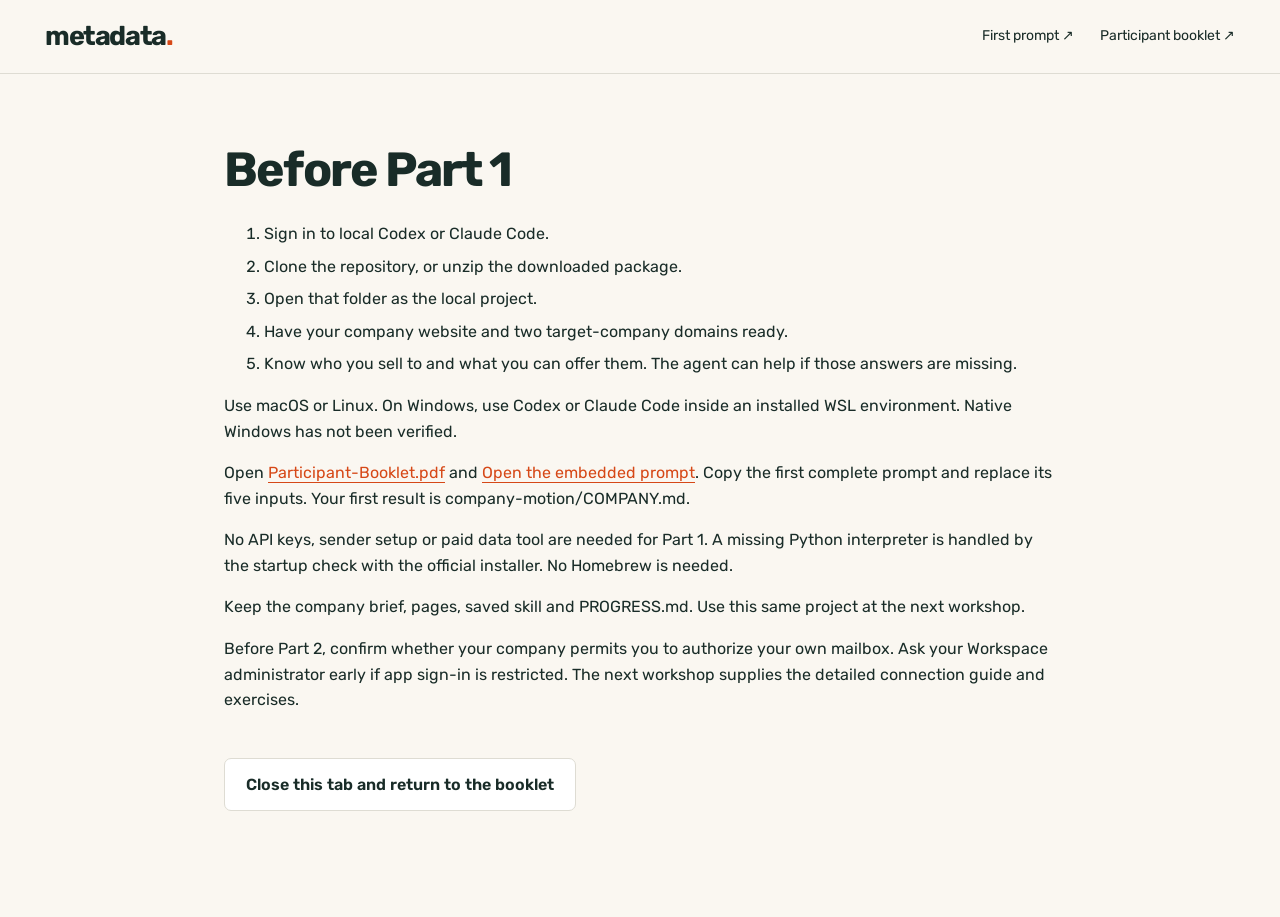
<file: PREWORK.html>
<!doctype html><html lang="en"><head><meta charset="utf-8"><meta name="viewport" content="width=device-width,initial-scale=1"><title>Prework | Metadata workshop</title><link rel="stylesheet" href="site.css"><link rel="stylesheet" href="workshop-helpers.css"><link rel="stylesheet" href="media.css"></head><body><header class="nav"><a class="brand" href="/gtm-part1/">metadata<span>.</span></a><nav class="nav-links"><a href="START-HERE.html">First prompt ↗</a><a href="Participant-Booklet.html">Participant booklet ↗</a></nav></header><main class="booklet-main"><h1>Before Part 1</h1>
<ol>
<li>Sign in to local Codex or Claude Code.</li>
<li>Clone the repository, or unzip the downloaded package.</li>
<li>Open that folder as the local project.</li>
<li>Have your company website and two target-company domains ready.</li>
<li>Know who you sell to and what you can offer them. The agent can help if those answers are missing.</li>
</ol>
<p>Use macOS or Linux. On Windows, use Codex or Claude Code inside an installed WSL environment. Native Windows has not been verified.</p>
<p>Open <a href="Participant-Booklet.pdf" target="_blank" rel="noopener">Participant-Booklet.pdf</a> and <a href="#booklet-p1-install" data-expand="booklet-p1-install">Open the embedded prompt</a>. Copy the first complete prompt and replace its five inputs. Your first result is company-motion/COMPANY.md.</p>
<p>No API keys, sender setup or paid data tool are needed for Part 1. A missing Python interpreter is handled by the startup check with the official installer. No Homebrew is needed.</p>
<p>Keep the company brief, pages, saved skill and PROGRESS.md. Use this same project at the next workshop.</p>
<p>Before Part 2, confirm whether your company permits you to authorize your own mailbox. Ask your Workspace administrator early if app sign-in is restricted. The next workshop supplies the detailed connection guide and exercises.</p><p class="return-actions"><button class="button secondary" onclick="window.close();location.href='Participant-Booklet.html'">Close this tab and return to the booklet</button></p></main></body></html>
</file>
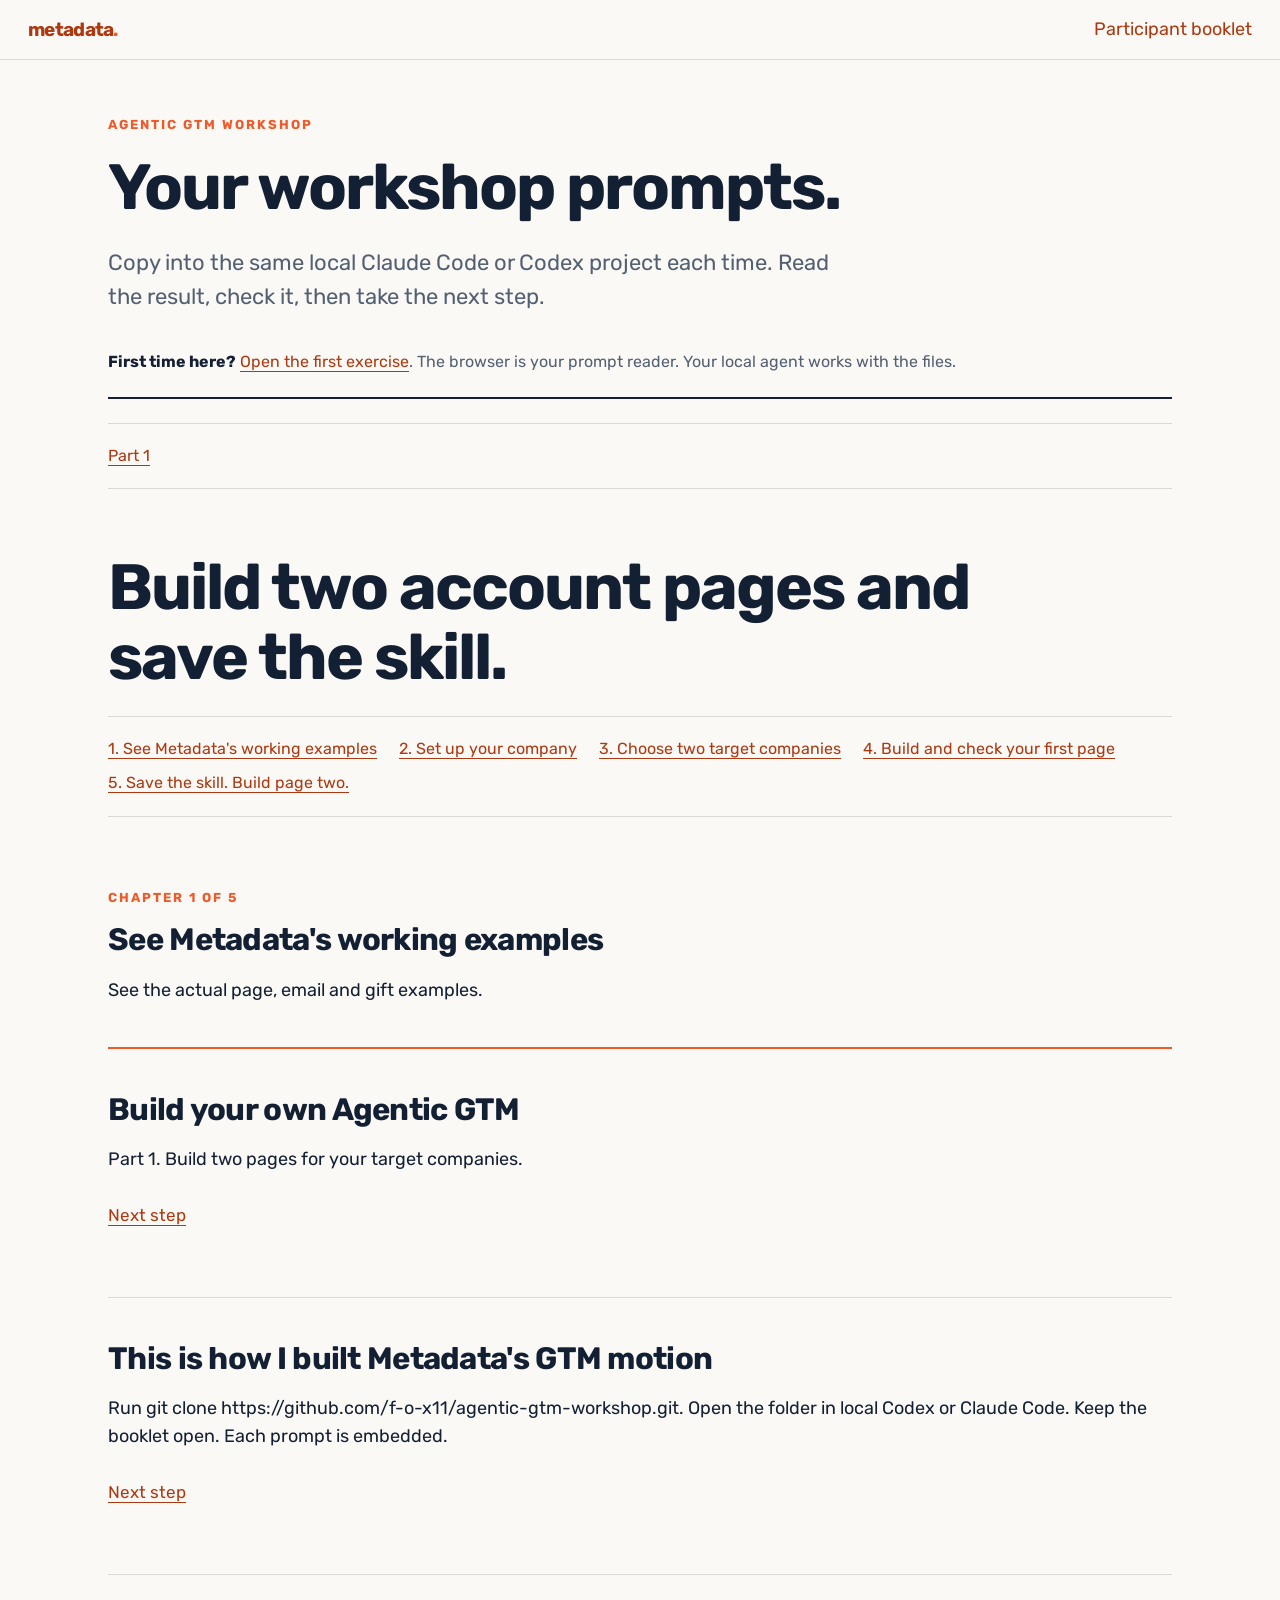
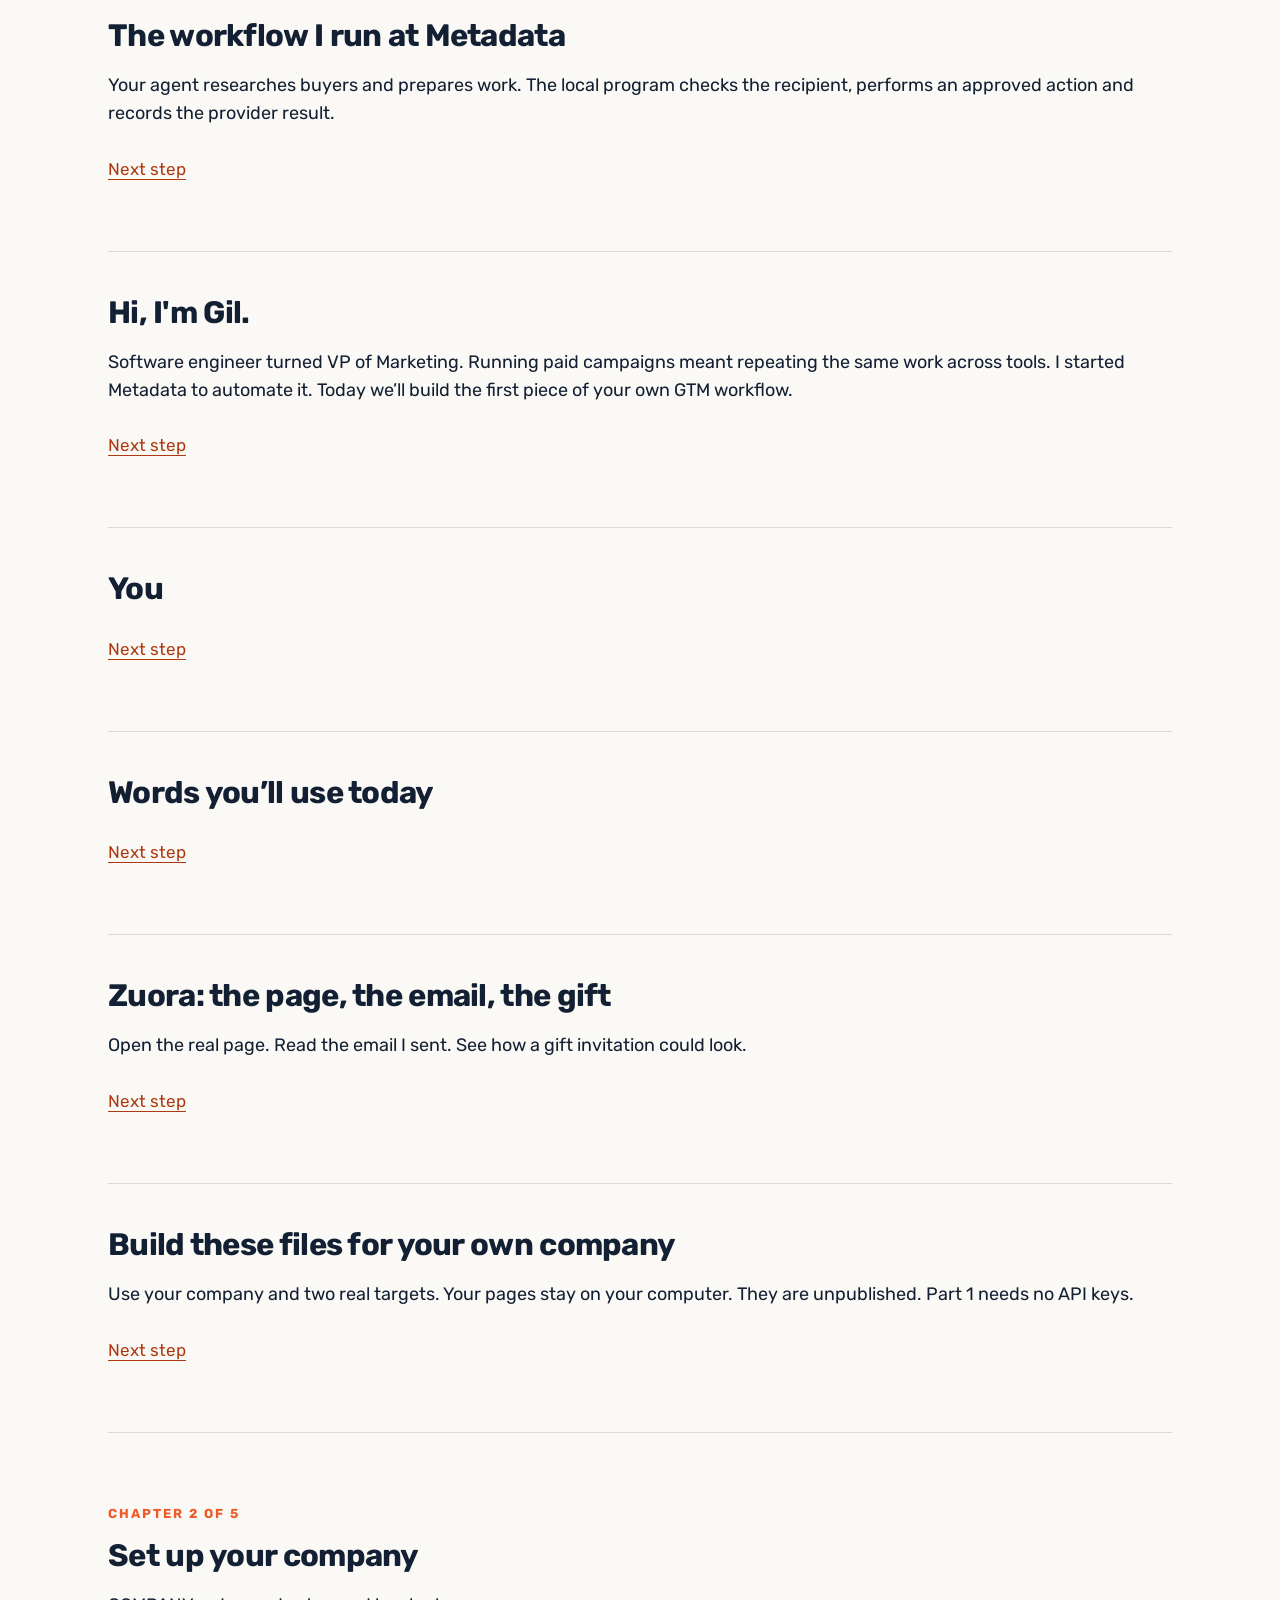
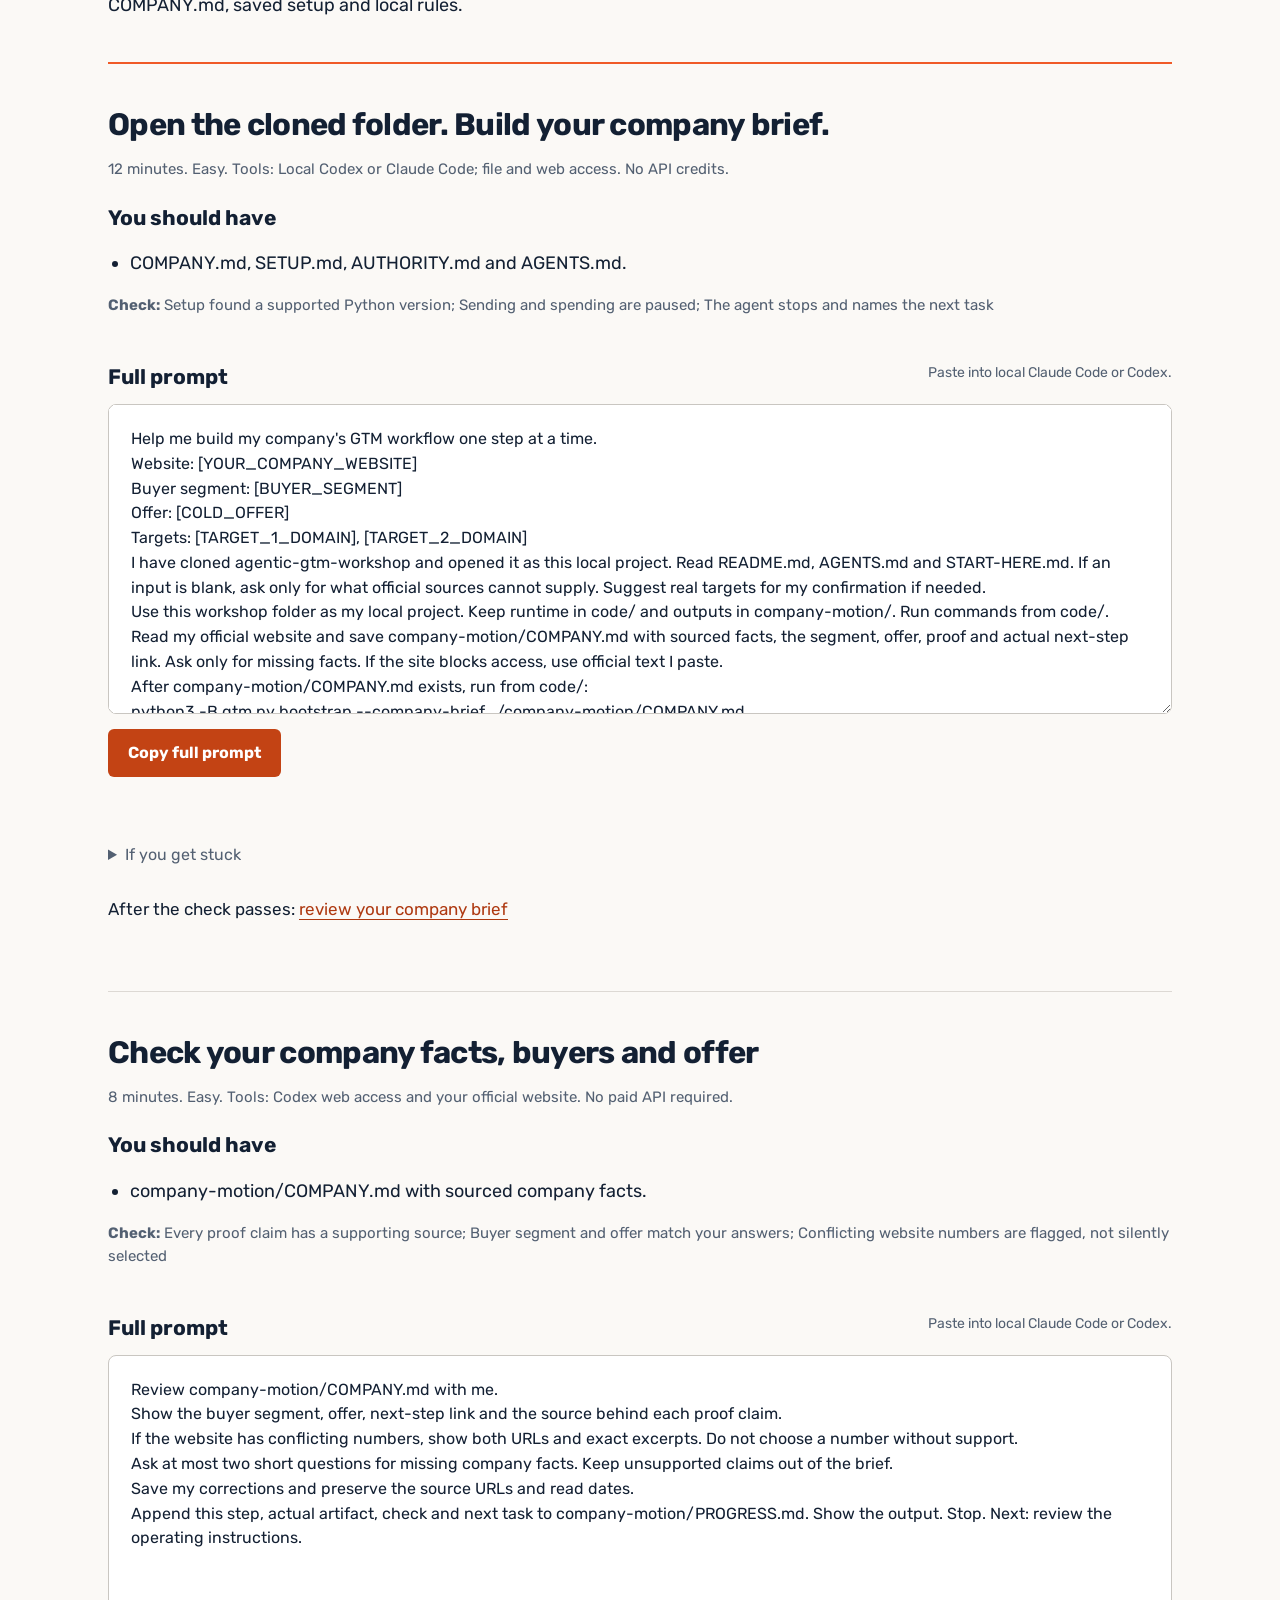
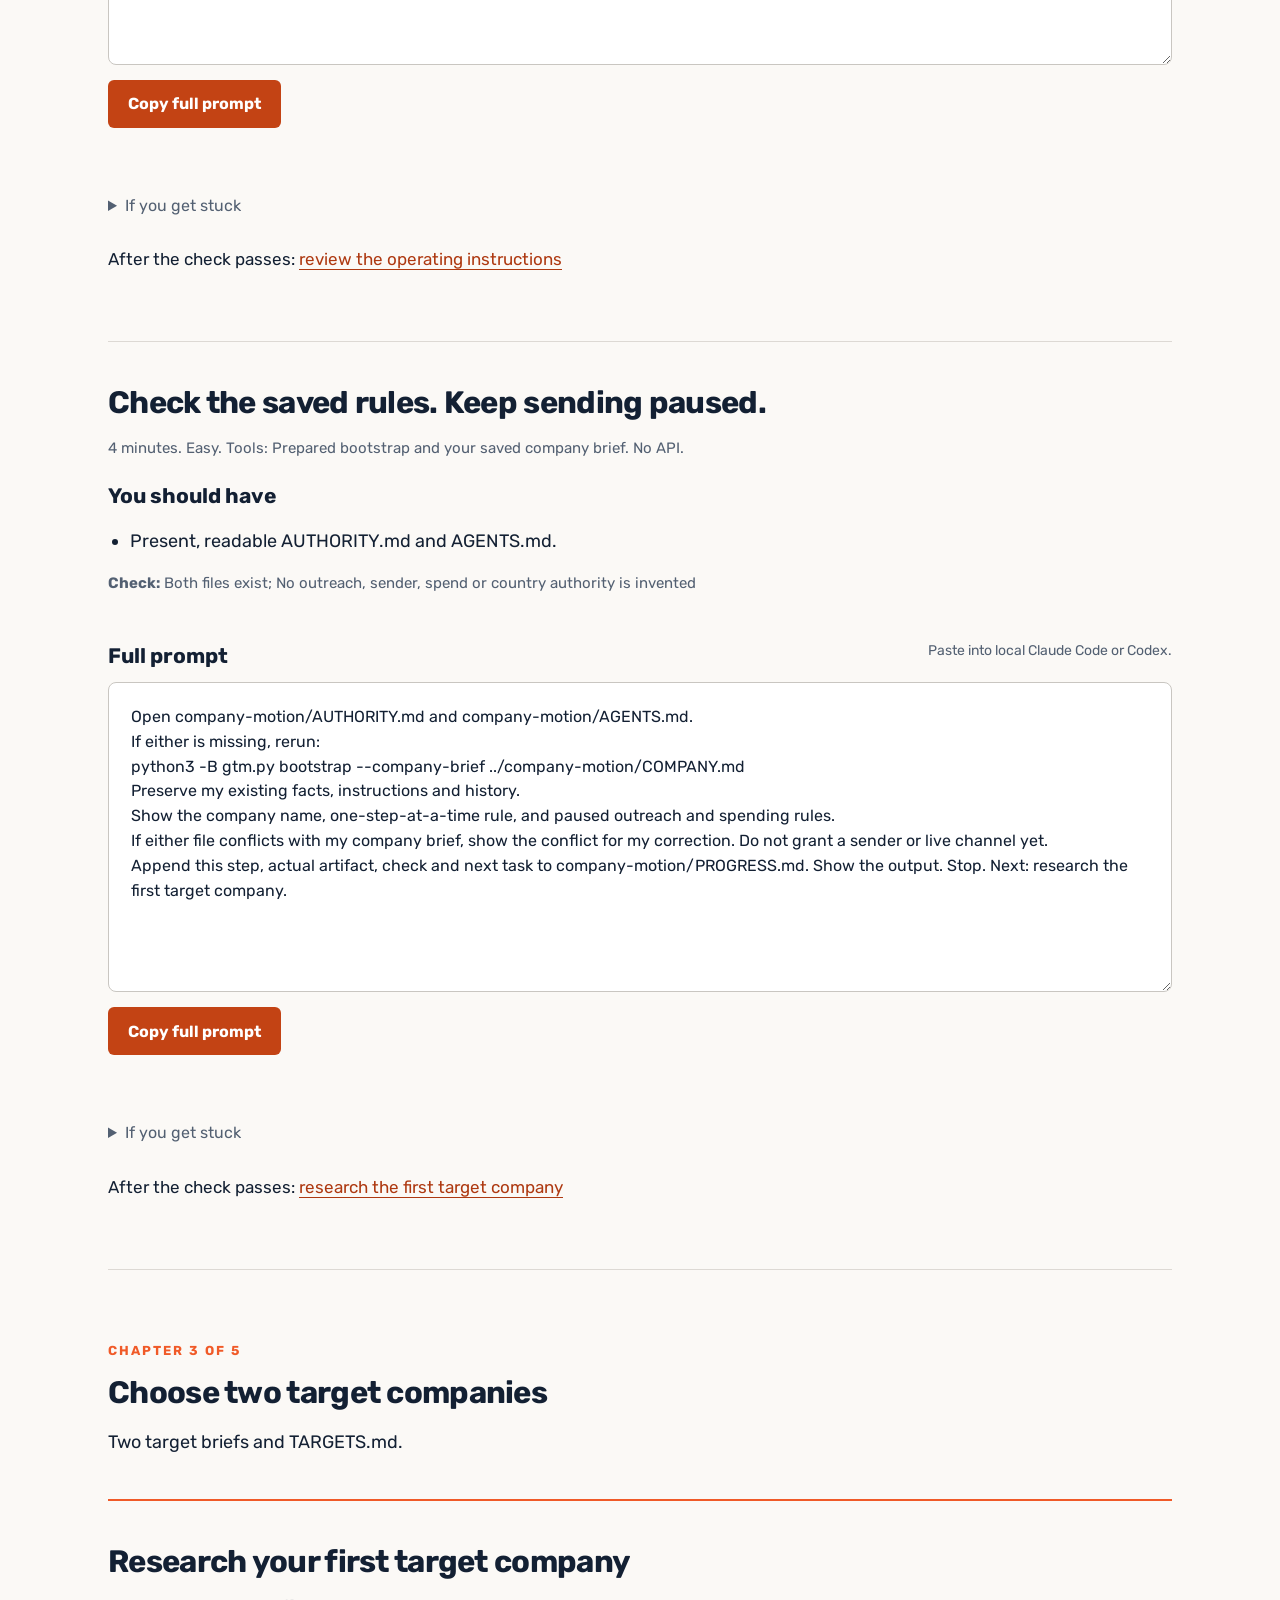
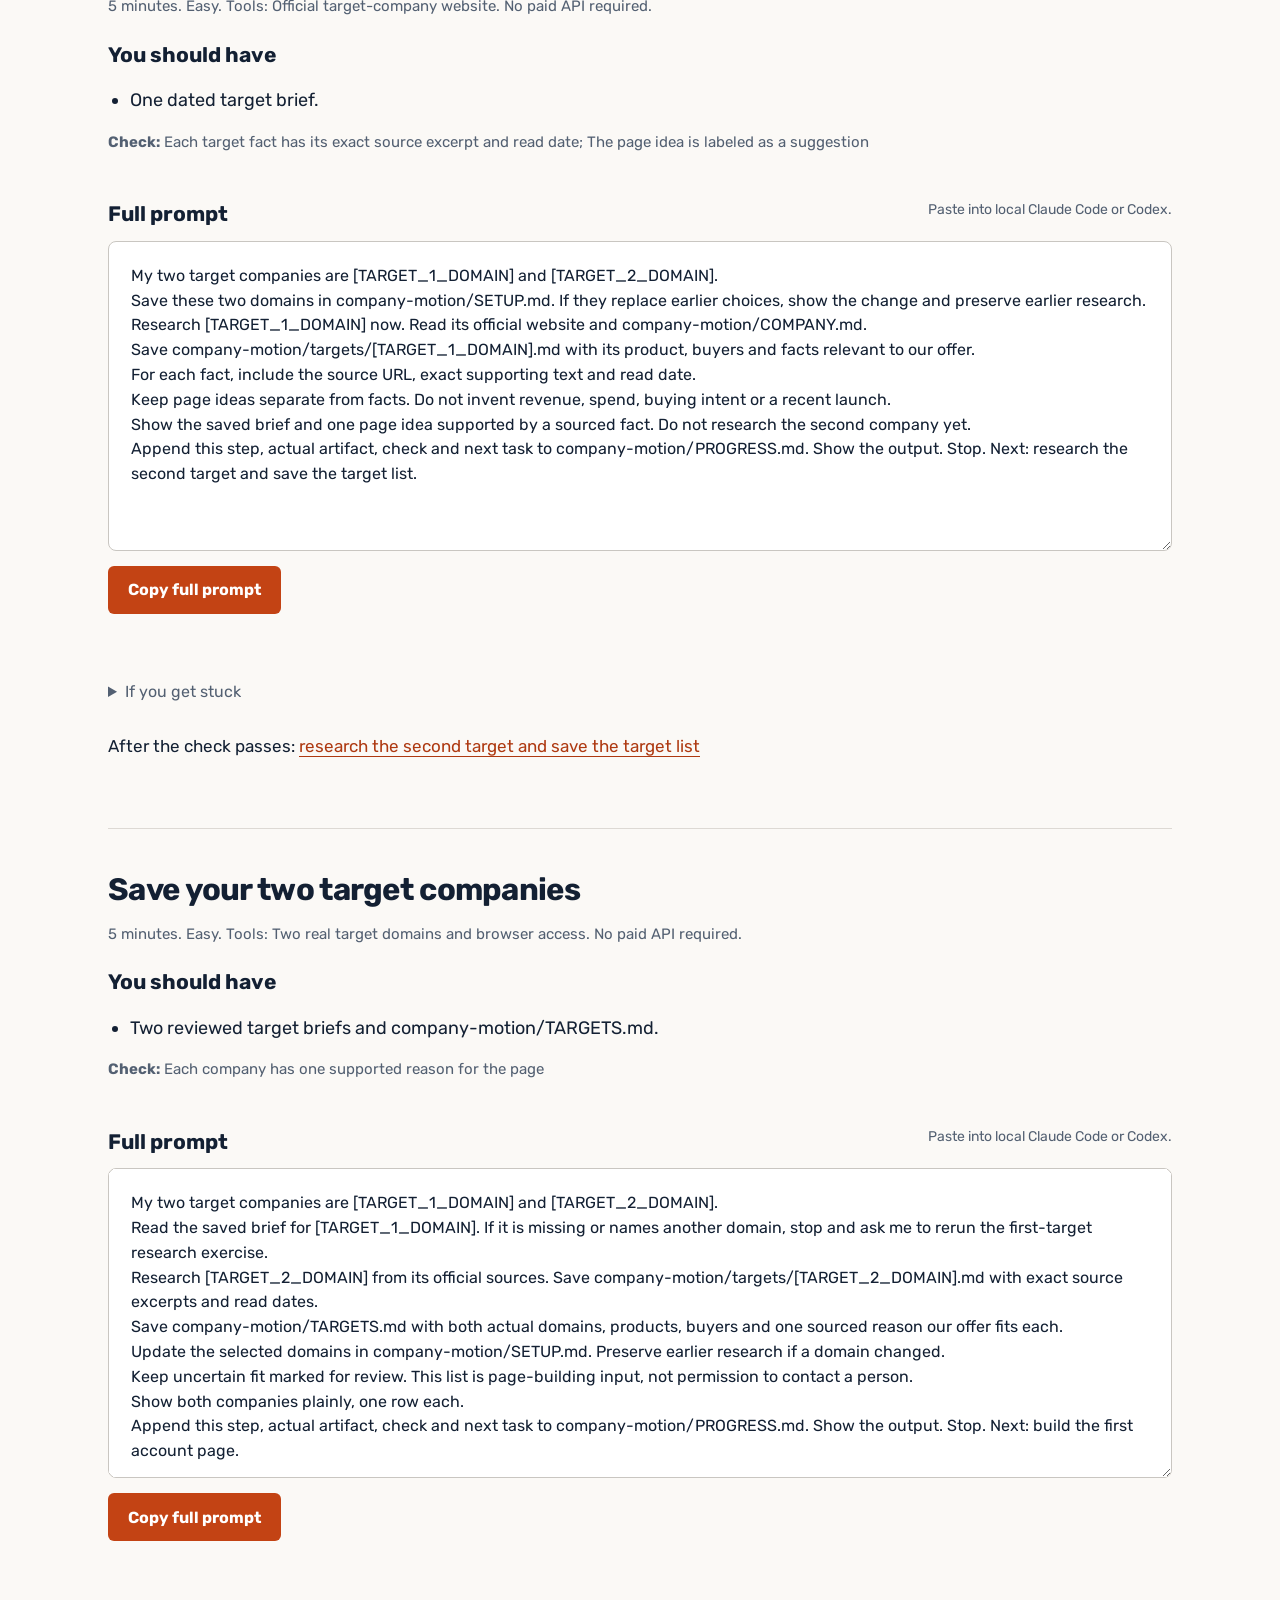
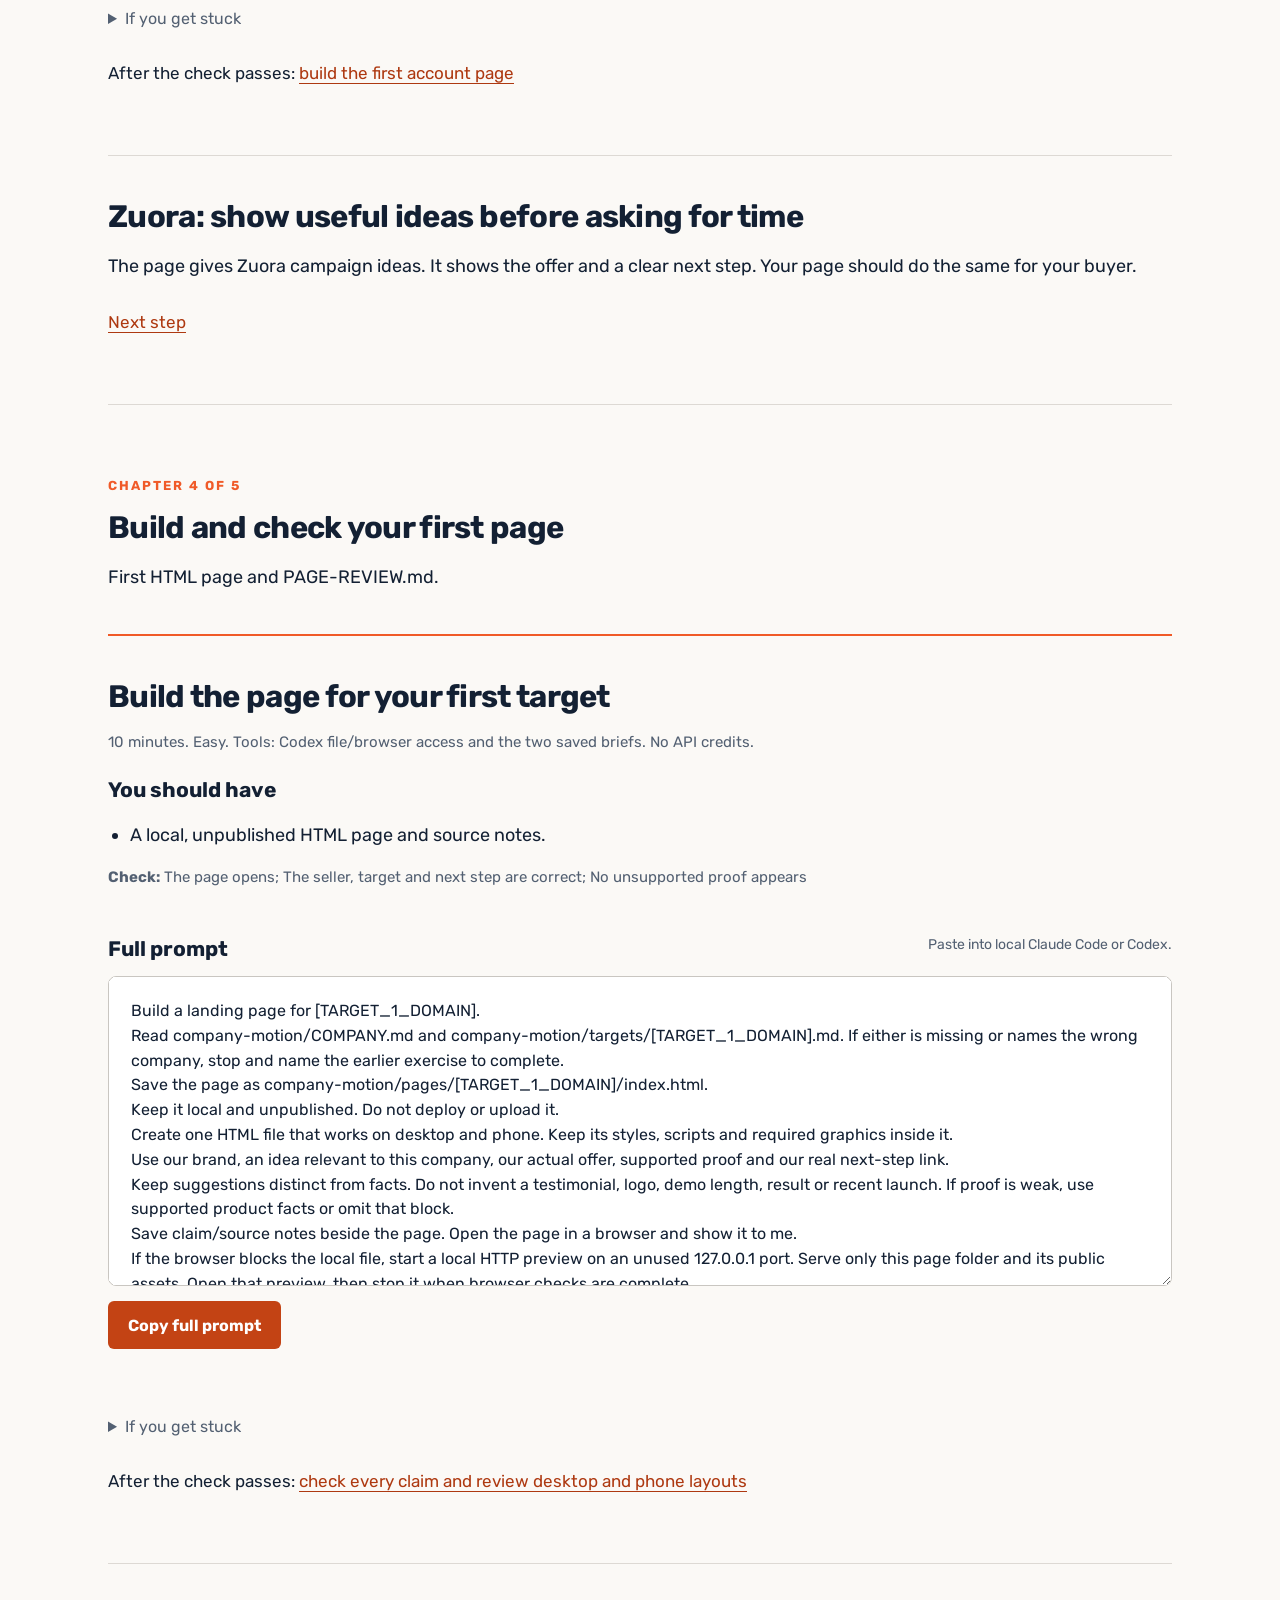
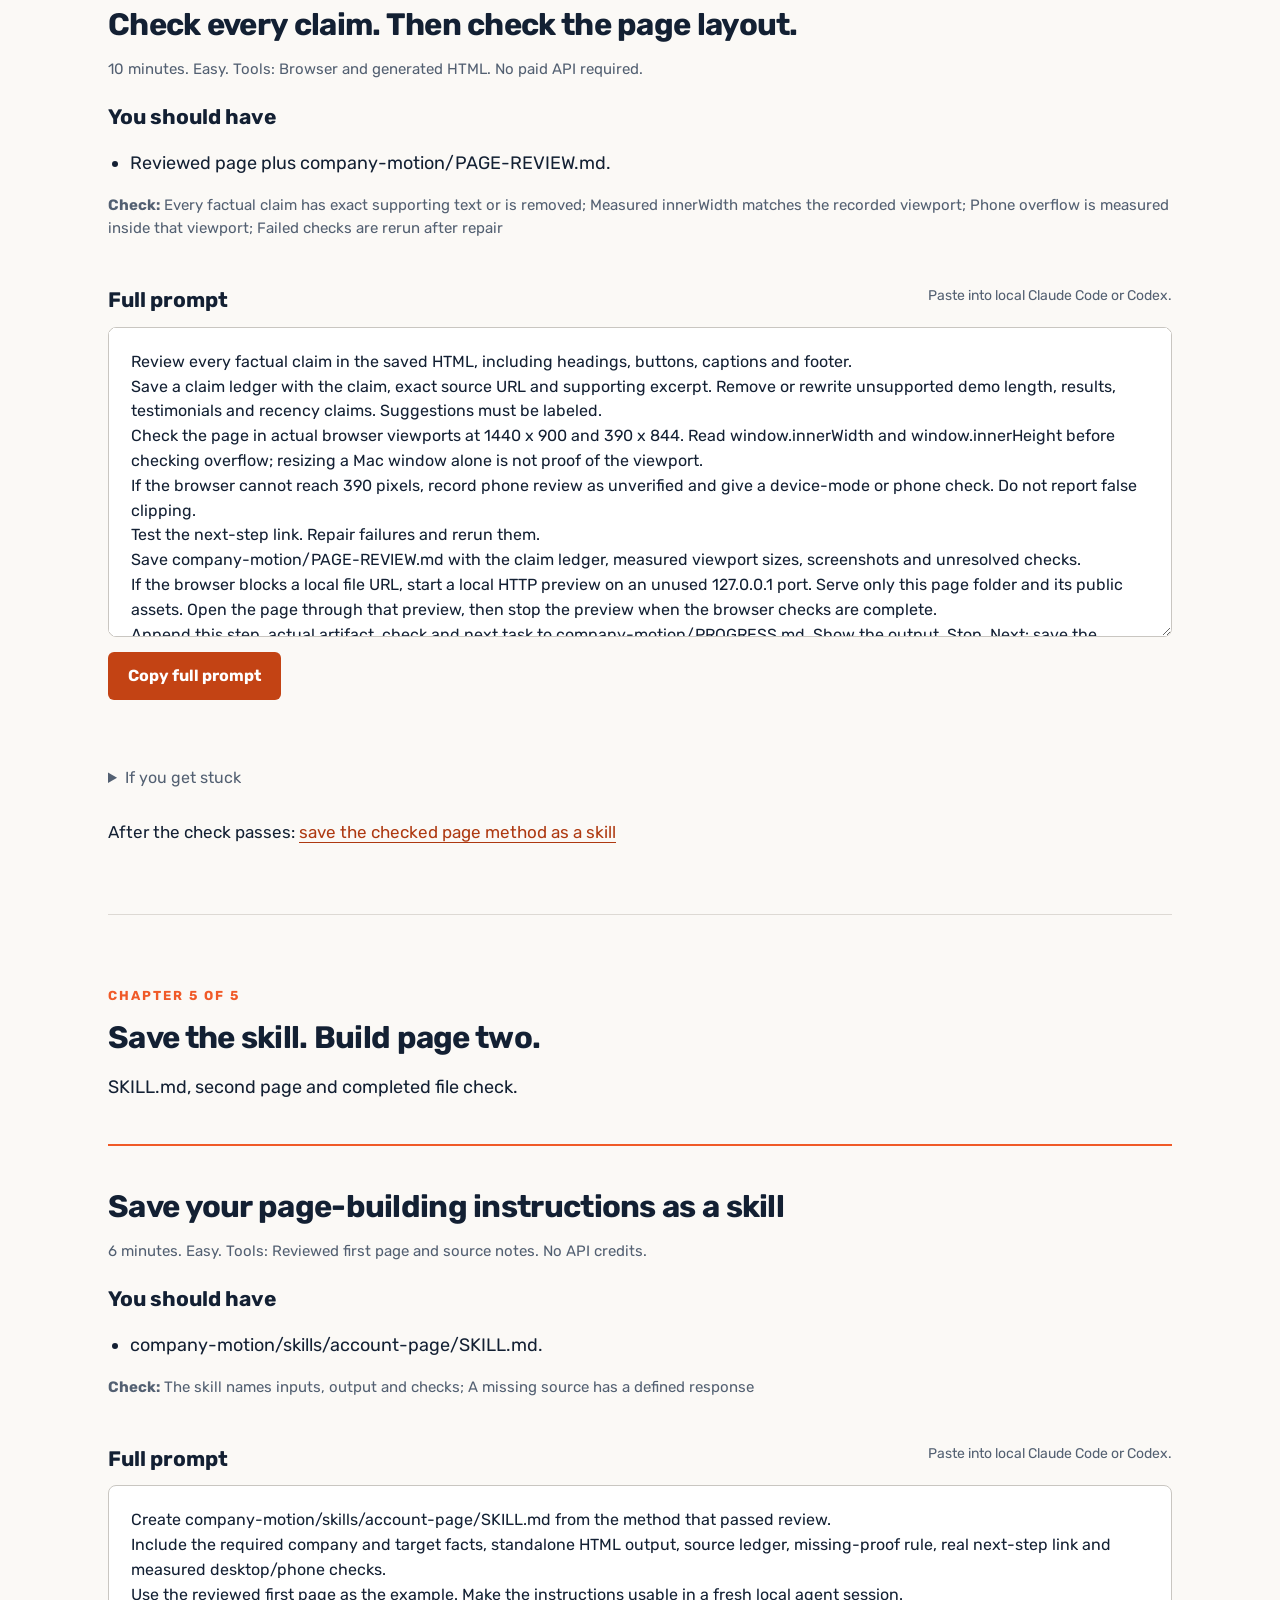
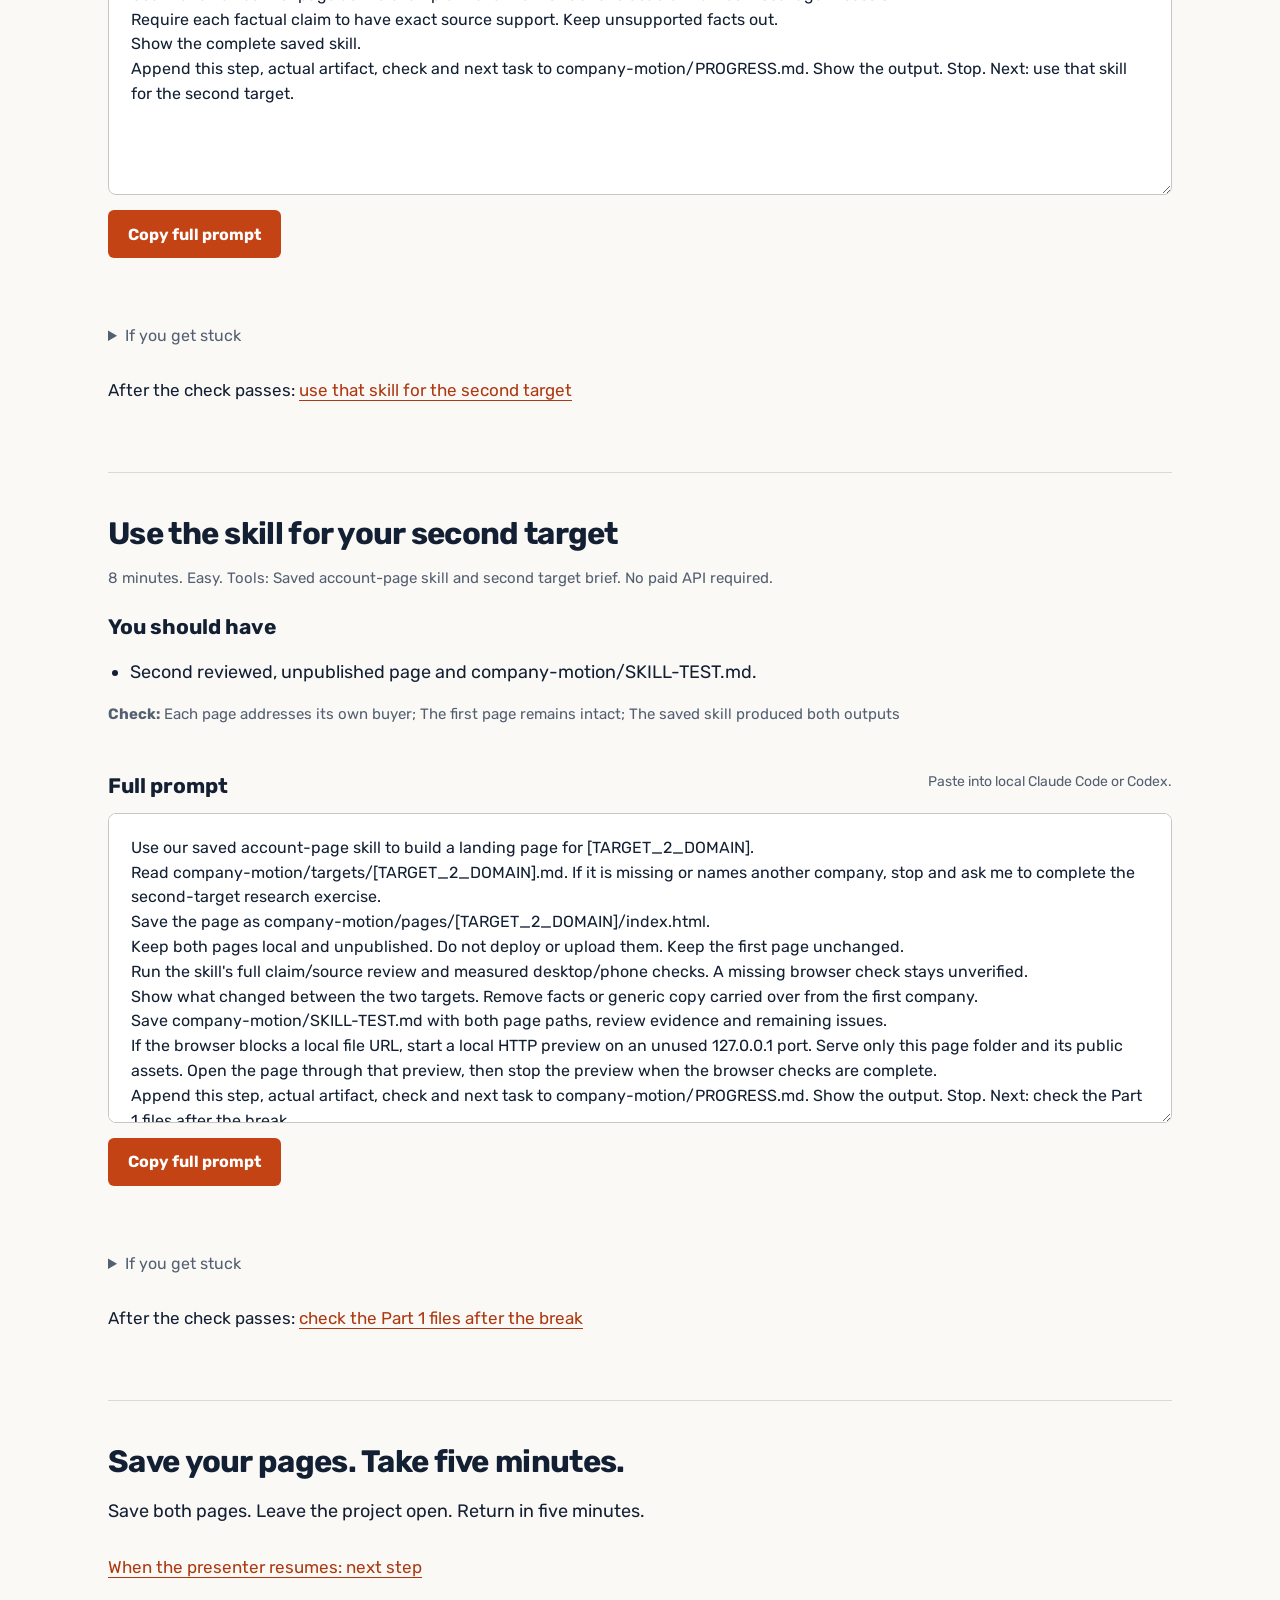
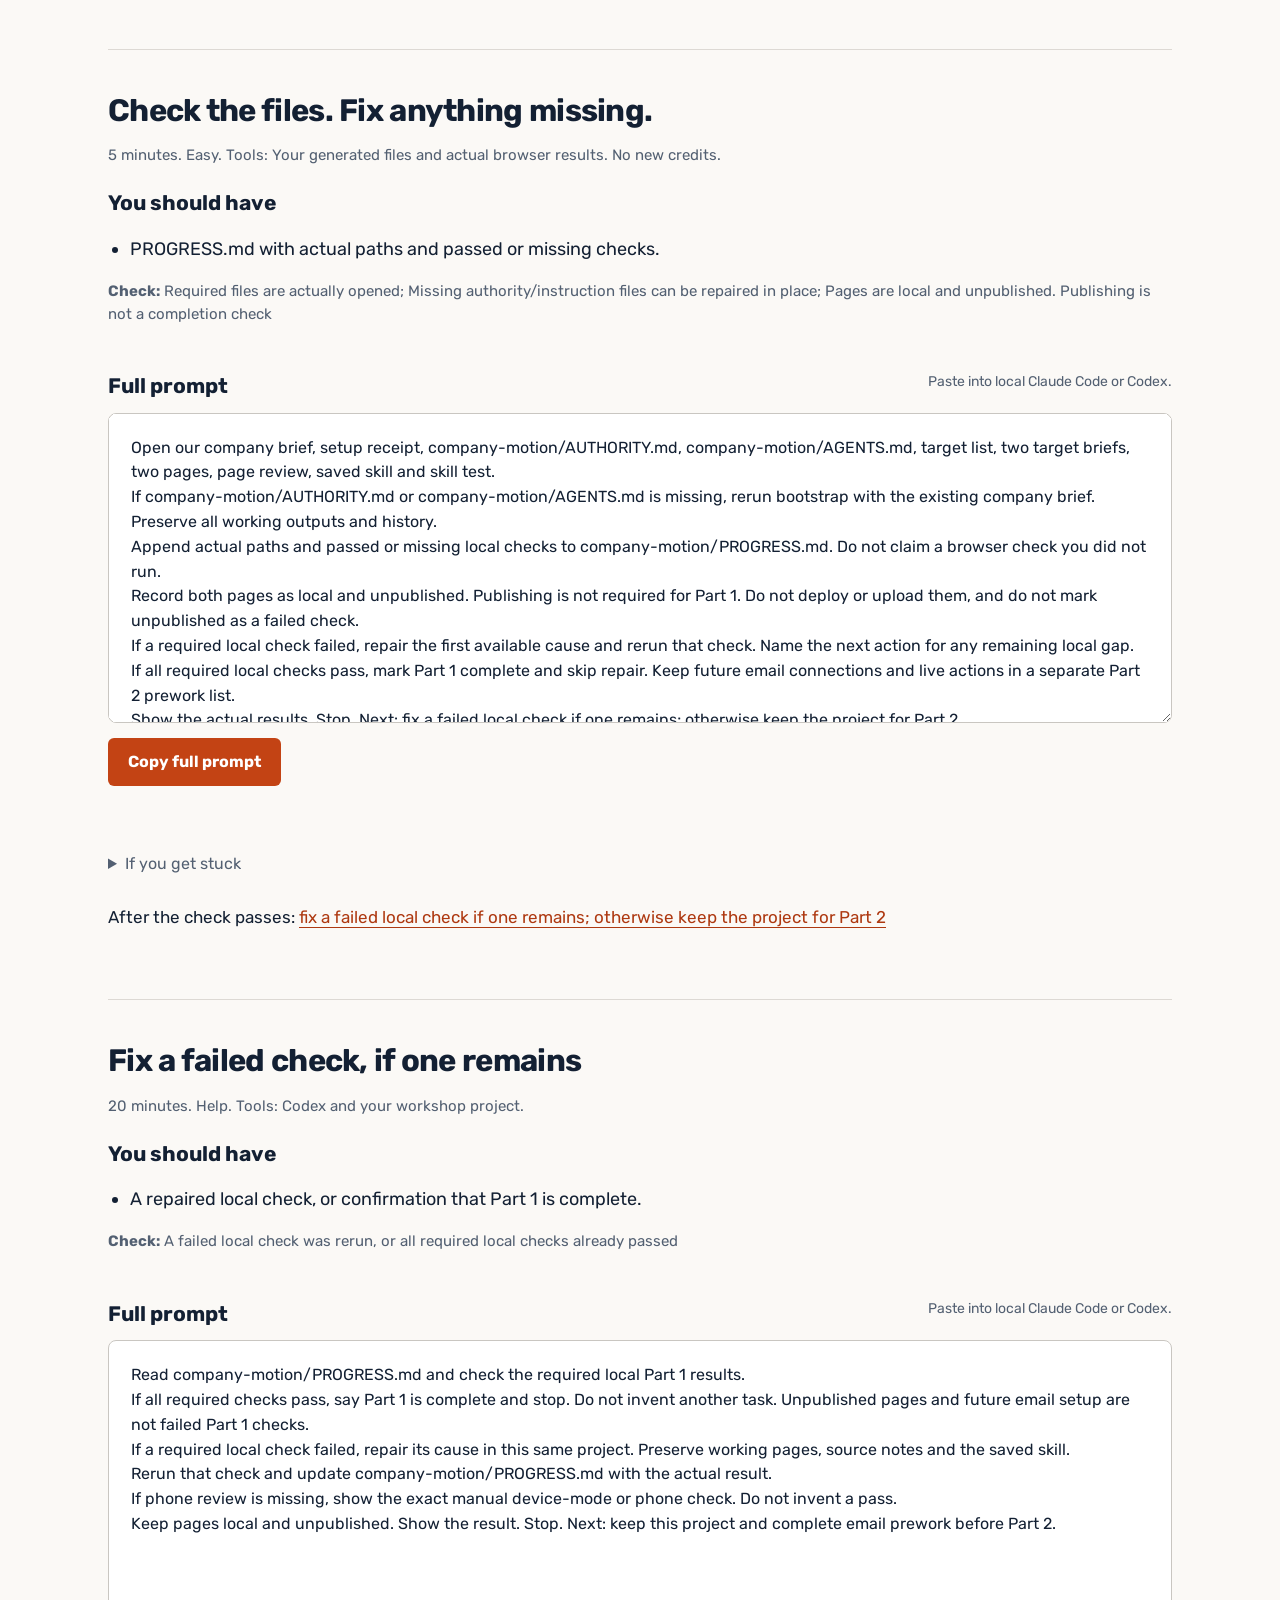
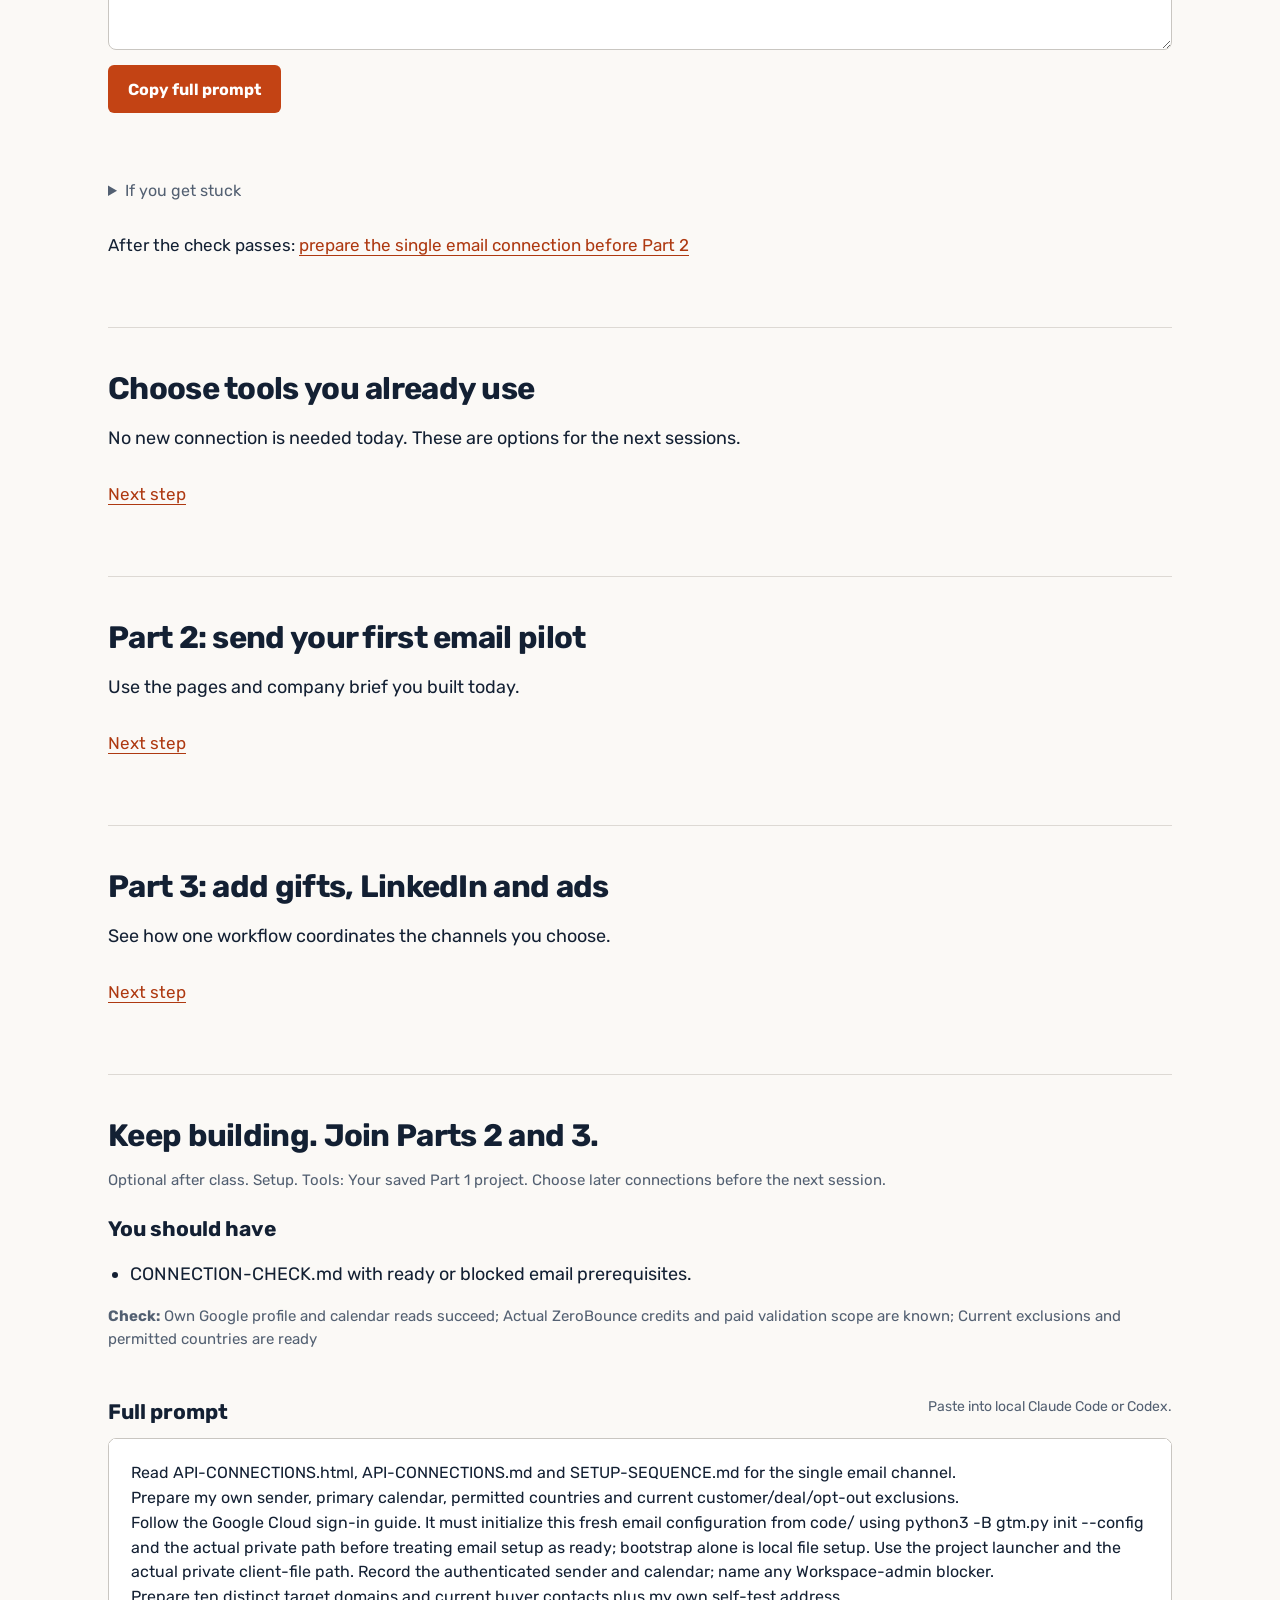
<file: prompts.html>
<!doctype html><html lang="en"><head><meta charset="utf-8"><meta name="viewport" content="width=device-width,initial-scale=1"><title>Metadata workshop prompts</title><style>
@font-face{font-family:Rubik;src:url('assets/Rubik-400.ttf')}@font-face{font-family:Rubik;src:url('assets/Rubik-700.ttf');font-weight:700}
:root{--ink:#132033;--orange:#f05a28;--paper:#fbf9f6;--gray:#536072;--line:#ddd9d4}
*{box-sizing:border-box}html{scroll-behavior:auto;scroll-padding-top:84px}body{margin:0;font:18px/1.55 Rubik,Arial,sans-serif;color:var(--ink);background:var(--paper)}
a{color:#ae3911;text-underline-offset:4px}a:hover{color:#132033}header{position:sticky;top:0;background:rgba(251,249,246,.96);border-bottom:1px solid var(--line);z-index:2;padding:15px 28px;display:flex;justify-content:space-between;align-items:center;gap:20px}header a{text-decoration:none}.brand{font-size:19px;font-weight:700;letter-spacing:-.7px}.brand span{color:var(--orange)}main{max-width:1120px;margin:auto;padding:42px 28px 90px}.eyebrow{color:var(--orange);text-transform:uppercase;letter-spacing:2px;font-size:13px;font-weight:700}h1{font-size:clamp(40px,5vw,66px);line-height:1.08;letter-spacing:-2px;max-width:920px;margin:17px 0 24px}h2{font-size:31px;line-height:1.2;letter-spacing:-.7px;margin:0 0 15px}h3{font-size:21px;margin:20px 0 10px}.intro{font-size:22px;max-width:750px;color:var(--gray)}.path{padding:14px 0 22px;border-bottom:2px solid var(--ink);font-size:16px;color:var(--gray)}.path strong{color:var(--ink)}.part-title{margin-top:64px;scroll-margin-top:120px}.chapter{scroll-margin-top:120px;padding:34px 0 24px;border-bottom:2px solid var(--orange);margin-top:24px}.toc{display:flex;flex-wrap:wrap;gap:10px 22px;padding:20px 0;margin:24px 0;border-block:1px solid var(--line);font-size:16px}.exercise{padding:42px 0;border-bottom:1px solid var(--line);scroll-margin-top:120px}.meta{font-size:15px;color:var(--gray);margin:10px 0}.expected{margin:16px 0;padding-left:22px}.expected li{margin:5px 0}.prompt-label{display:flex;align-items:center;justify-content:space-between;gap:16px;margin-top:24px}.prompt-label p{margin:0;font-size:14px;color:var(--gray)}textarea{display:block;box-sizing:border-box;width:100%;min-height:310px;max-height:650px;resize:vertical;font:16px/1.55 Rubik,Arial,sans-serif;padding:22px;border:1px solid #c9c6c1;background:#fff;color:var(--ink);border-radius:8px;white-space:pre-wrap}textarea:focus,input:focus{outline:3px solid #f3c0a5;outline-offset:2px}button,.button{display:inline-block;margin:15px 12px 10px 0;background:#c34314;color:white;border:0;border-radius:6px;padding:13px 20px;font:700 16px Rubik,Arial,sans-serif;cursor:pointer;text-decoration:none;transition:transform .15s,background .15s;min-height:48px}button:hover,.button:hover{background:#9f2c0b;color:white;transform:translateY(-2px)}button:active{transform:translateY(0)}button:focus-visible,.button:focus-visible{outline:3px solid #132033;outline-offset:3px}.copy-status{font-size:14px;color:#2b6552;min-height:25px}.hint{font-size:15px;color:var(--gray)}.next{margin-top:20px;font-size:17px}.next-step{display:inline-block;min-height:44px;padding:8px 0}.note{border-left:3px solid var(--orange);padding:4px 0 4px 18px;margin:25px 0;color:var(--gray)}.steps{list-style:none;padding:0;counter-reset:step;margin:36px 0}.steps li{position:relative;padding:0 0 23px 53px;counter-increment:step}.steps li:before{content:counter(step);position:absolute;left:0;top:-4px;color:var(--orange);font-size:30px;font-weight:700}.steps strong{display:block;font-size:22px}.steps p{margin:4px 0;max-width:760px;color:var(--gray)}.helper{border-top:1px solid var(--line);padding-top:30px;margin-top:24px}label{display:block;font-size:15px;margin:15px 0 7px}input{width:100%;font:18px Rubik,Arial,sans-serif;min-height:48px;border:1px solid #c9c6c1;border-radius:6px;background:white;padding:12px}details{margin:17px 0}summary{cursor:pointer;font-size:16px;color:var(--gray)}.field-pair{display:grid;grid-template-columns:1fr 1fr;gap:18px}.stop{font-size:18px;font-weight:700;margin-top:26px}.legend{font-size:14px;color:var(--gray)}code{font:14px/1.4 monospace;background:#eeebe7;padding:3px 5px;border-radius:3px}footer{border-top:1px solid var(--line);margin-top:45px;padding-top:20px;font-size:14px;color:var(--gray)}@media(max-width:650px){header{padding:13px 18px}header a{font-size:14px}main{padding:28px 18px 65px}h1{letter-spacing:-1.2px}h2{font-size:27px}.intro{font-size:19px}.field-pair{grid-template-columns:1fr;gap:0}.prompt-label{display:block}textarea{padding:15px;font-size:15px}.exercise{padding:32px 0}.toc{gap:8px 16px}.steps li{padding-left:44px}}@media(prefers-reduced-motion:reduce){html{scroll-behavior:auto}button,.button{transition:none}}
</style></head><body><header><a class="brand" href="START-HERE.html">metadata<span>.</span></a><a href="Participant-Booklet.html">Participant booklet</a></header><main><p class="eyebrow">Agentic GTM workshop</p><h1>Your workshop prompts.</h1><p class="intro">Copy into the same local Claude Code or Codex project each time. Read the result, check it, then take the next step.</p><p class="path"><strong>First time here?</strong> <a href="#p1-install">Open the first exercise</a>. The browser is your prompt reader. Your local agent works with the files.</p><nav class="toc" aria-label="Workshop parts"><a href="#part-1">Part 1</a></nav><h1 class="part-title" id="part-1">Build two account pages and save the skill.</h1><nav class="toc" aria-label="Five chapters"><a href="#p1-chapter-1">1. See Metadata&#x27;s working examples</a><a href="#p1-chapter-2">2. Set up your company</a><a href="#p1-chapter-3">3. Choose two target companies</a><a href="#p1-chapter-4">4. Build and check your first page</a><a href="#p1-chapter-5">5. Save the skill. Build page two.</a></nav><section class="chapter" id="p1-chapter-1"><p class="eyebrow">Chapter 1 of 5</p><h2>See Metadata&#x27;s working examples</h2><p>See the actual page, email and gift examples.</p></section><section class="exercise reading-step" id="p1-cover"><h2>Build your own Agentic GTM</h2><p>Part 1. Build two pages for your target companies.</p><p class="next"><a class="next-step" href="#p1-results">Next step</a></p></section><section class="exercise reading-step" id="p1-results"><h2>This is how I built Metadata&#x27;s GTM motion</h2><p>Run git clone https://github.com/f-o-x11/agentic-gtm-workshop.git. Open the folder in local Codex or Claude Code. Keep the booklet open. Each prompt is embedded.</p><p class="next"><a class="next-step" href="#p1-v5-tree">Next step</a></p></section><section class="exercise reading-step" id="p1-v5-tree"><h2>The workflow I run at Metadata</h2><p>Your agent researches buyers and prepares work. The local program checks the recipient, performs an approved action and records the provider result.</p><p class="next"><a class="next-step" href="#p1-about">Next step</a></p></section><section class="exercise reading-step" id="p1-about"><h2>Hi, I&#x27;m Gil.</h2><p>Software engineer turned VP of Marketing. Running paid campaigns meant repeating the same work across tools. I started Metadata to automate it. Today we’ll build the first piece of your own GTM workflow.</p><p class="next"><a class="next-step" href="#p1-you">Next step</a></p></section><section class="exercise reading-step" id="p1-you"><h2>You</h2><p></p><p class="next"><a class="next-step" href="#p1-glossary">Next step</a></p></section><section class="exercise reading-step" id="p1-glossary"><h2>Words you’ll use today</h2><p></p><p class="next"><a class="next-step" href="#p1-real-outputs">Next step</a></p></section><section class="exercise reading-step" id="p1-real-outputs"><h2>Zuora: the page, the email, the gift</h2><p>Open the real page. Read the email I sent. See how a gift invitation could look.</p><p class="next"><a class="next-step" href="#p1-finish">Next step</a></p></section><section class="exercise reading-step" id="p1-finish"><h2>Build these files for your own company</h2><p>Use your company and two real targets. Your pages stay on your computer. They are unpublished. Part 1 needs no API keys.</p><p class="next"><a class="next-step" href="#p1-install">Next step</a></p></section><section class="chapter" id="p1-chapter-2"><p class="eyebrow">Chapter 2 of 5</p><h2>Set up your company</h2><p>COMPANY.md, saved setup and local rules.</p></section><section class="exercise" id="p1-install"><h2>Open the cloned folder. Build your company brief.</h2><p class="meta">12 minutes. Easy. Tools: Local Codex or Claude Code; file and web access. No API credits.</p><h3>You should have</h3><ul class="expected"><li>COMPANY.md, SETUP.md, AUTHORITY.md and AGENTS.md.</li></ul><p class="hint"><strong>Check:</strong> Setup found a supported Python version; Sending and spending are paused; The agent stops and names the next task</p><div class="prompt-label"><h3>Full prompt</h3><p>Paste into local Claude Code or Codex.</p></div><textarea id="p-p1-install" readonly aria-label="Full prompt for Open the cloned folder. Build your company brief.">Help me build my company&#x27;s GTM workflow one step at a time.
Website: [YOUR_COMPANY_WEBSITE]
Buyer segment: [BUYER_SEGMENT]
Offer: [COLD_OFFER]
Targets: [TARGET_1_DOMAIN], [TARGET_2_DOMAIN]
I have cloned agentic-gtm-workshop and opened it as this local project. Read README.md, AGENTS.md and START-HERE.md. If an input is blank, ask only for what official sources cannot supply. Suggest real targets for my confirmation if needed.
Use this workshop folder as my local project. Keep runtime in code/ and outputs in company-motion/. Run commands from code/.
Read my official website and save company-motion/COMPANY.md with sourced facts, the segment, offer, proof and actual next-step link. Ask only for missing facts. If the site blocks access, use official text I paste.
After company-motion/COMPANY.md exists, run from code/:
python3 -B gtm.py bootstrap --company-brief ../company-motion/COMPANY.md
Use its saved verified Python executable for later commands and standalone scripts.
If Python needs installation, name the official installer and stop there. Do not install Homebrew.
Read company-motion/AUTHORITY.md and company-motion/AGENTS.md. Keep outreach and spending paused.
Save both target domains and the actual bootstrap result in company-motion/SETUP.md. Append the completed step, actual file paths, checks and next task to company-motion/PROGRESS.md. Do not run later exercises.
Show the output and success check. Stop. Next: review your company brief.</textarea><button data-copy-for="p-p1-install" onclick="copyPrompt(this.dataset.copyFor,this)">Copy full prompt</button><p class="copy-status" id="status-p-p1-install" aria-live="polite"></p><details class="repair"><summary>If you get stuck</summary><p>If web access is blocked, paste your official website text. If Python is missing, use the launcher&#x27;s named official installer, then rerun this same step.</p><h3>Repair this step</h3><p class="hint">Replace the error placeholder in your local agent. Remove credentials from the error first.</p><textarea id="r-p1-install" readonly aria-label="Repair prompt for Open the cloned folder. Build your company brief.">Fix exercise p1-install in this same saved project.
Expected artifact: company-motion/COMPANY.md, company-motion/SETUP.md, company-motion/AUTHORITY.md, company-motion/AGENTS.md and saved interpreter receipt.
Success check: Company brief exists before bootstrap. Compatible Python path/version is actually verified. Outreach and spending remain paused. Agent stops after setup and names the next step.
Read the website/paste source and actual setup error. Create company-motion/COMPANY.md before bootstrap. If Python is missing, give the official installer and stop. If already installed, rerun bootstrap through the verified launcher, save company-motion/SETUP.md and confirm the missing files. Do not run later exercises.
Use the saved verified interpreter for commands. Preserve completed files and earlier progress. Rerun the failed check and append its actual result and next task to company-motion/PROGRESS.md. Show the result. Stop. Next: review your company brief.
Actual error: [paste the error without credentials]</textarea><button data-copy-for="r-p1-install" onclick="copyPrompt(this.dataset.copyFor,this)">Copy repair prompt</button><p class="copy-status" id="status-r-p1-install" aria-live="polite"></p></details><p class="next">After the check passes: <a class="next-step" href="#p1-company">review your company brief</a></p></section><section class="exercise" id="p1-company"><h2>Check your company facts, buyers and offer</h2><p class="meta">8 minutes. Easy. Tools: Codex web access and your official website. No paid API required.</p><h3>You should have</h3><ul class="expected"><li>company-motion/COMPANY.md with sourced company facts.</li></ul><p class="hint"><strong>Check:</strong> Every proof claim has a supporting source; Buyer segment and offer match your answers; Conflicting website numbers are flagged, not silently selected</p><div class="prompt-label"><h3>Full prompt</h3><p>Paste into local Claude Code or Codex.</p></div><textarea id="p-p1-company" readonly aria-label="Full prompt for Check your company facts, buyers and offer">Review company-motion/COMPANY.md with me.
Show the buyer segment, offer, next-step link and the source behind each proof claim.
If the website has conflicting numbers, show both URLs and exact excerpts. Do not choose a number without support.
Ask at most two short questions for missing company facts. Keep unsupported claims out of the brief.
Save my corrections and preserve the source URLs and read dates.
Append this step, actual artifact, check and next task to company-motion/PROGRESS.md. Show the output. Stop. Next: review the operating instructions.</textarea><button data-copy-for="p-p1-company" onclick="copyPrompt(this.dataset.copyFor,this)">Copy full prompt</button><p class="copy-status" id="status-p-p1-company" aria-live="polite"></p><details class="repair"><summary>If you get stuck</summary><p>Paste text from your official product and proof pages. Codex saves the pasted source and labels it owner-provided.</p><h3>Repair this step</h3><p class="hint">Replace the error placeholder in your local agent. Remove credentials from the error first.</p><textarea id="r-p1-company" readonly aria-label="Repair prompt for Check your company facts, buyers and offer">Fix exercise p1-company in this same saved project.
Expected artifact: company-motion/COMPANY.md with sourced company facts.
Success check: Every proof claim has a supporting source. Buyer segment and offer match your answers. Conflicting website numbers are flagged, not silently selected.
Open the specific disputed claim and its exact official source excerpt. Show conflicting numbers to me. Remove unsupported proof or apply my factual correction; do not invent a replacement.
Use the saved verified interpreter for commands. Preserve completed files and earlier progress. Rerun the failed check and append its actual result and next task to company-motion/PROGRESS.md. Show the result. Stop. Next: review the operating instructions.
Actual error: [paste the error without credentials]</textarea><button data-copy-for="r-p1-company" onclick="copyPrompt(this.dataset.copyFor,this)">Copy repair prompt</button><p class="copy-status" id="status-r-p1-company" aria-live="polite"></p></details><p class="next">After the check passes: <a class="next-step" href="#p1-authority">review the operating instructions</a></p></section><section class="exercise" id="p1-authority"><h2>Check the saved rules. Keep sending paused.</h2><p class="meta">4 minutes. Easy. Tools: Prepared bootstrap and your saved company brief. No API.</p><h3>You should have</h3><ul class="expected"><li>Present, readable AUTHORITY.md and AGENTS.md.</li></ul><p class="hint"><strong>Check:</strong> Both files exist; No outreach, sender, spend or country authority is invented</p><div class="prompt-label"><h3>Full prompt</h3><p>Paste into local Claude Code or Codex.</p></div><textarea id="p-p1-authority" readonly aria-label="Full prompt for Check the saved rules. Keep sending paused.">Open company-motion/AUTHORITY.md and company-motion/AGENTS.md.
If either is missing, rerun:
python3 -B gtm.py bootstrap --company-brief ../company-motion/COMPANY.md
Preserve my existing facts, instructions and history.
Show the company name, one-step-at-a-time rule, and paused outreach and spending rules.
If either file conflicts with my company brief, show the conflict for my correction. Do not grant a sender or live channel yet.
Append this step, actual artifact, check and next task to company-motion/PROGRESS.md. Show the output. Stop. Next: research the first target company.</textarea><button data-copy-for="p-p1-authority" onclick="copyPrompt(this.dataset.copyFor,this)">Copy full prompt</button><p class="copy-status" id="status-p-p1-authority" aria-live="polite"></p><details class="repair"><summary>If you get stuck</summary><p>Rerun bootstrap with the existing company brief. Preserve the brief and working pages.</p><h3>Repair this step</h3><p class="hint">Replace the error placeholder in your local agent. Remove credentials from the error first.</p><textarea id="r-p1-authority" readonly aria-label="Repair prompt for Check the saved rules. Keep sending paused.">Fix exercise p1-authority in this same saved project.
Expected artifact: Present, readable company-motion/AUTHORITY.md and company-motion/AGENTS.md.
Success check: Both files exist. No outreach, sender, spend or country authority is invented.
Check which instruction file is actually missing. From code/, run python3 -B gtm.py bootstrap --company-brief ../company-motion/COMPANY.md. Preserve any existing authority and instructions. Confirm both files now open and outreach remains paused.
Use the saved verified interpreter for commands. Preserve completed files and earlier progress. Rerun the failed check and append its actual result and next task to company-motion/PROGRESS.md. Show the result. Stop. Next: research the first target company.
Actual error: [paste the error without credentials]</textarea><button data-copy-for="r-p1-authority" onclick="copyPrompt(this.dataset.copyFor,this)">Copy repair prompt</button><p class="copy-status" id="status-r-p1-authority" aria-live="polite"></p></details><p class="next">After the check passes: <a class="next-step" href="#p1-one-source">research the first target company</a></p></section><section class="chapter" id="p1-chapter-3"><p class="eyebrow">Chapter 3 of 5</p><h2>Choose two target companies</h2><p>Two target briefs and TARGETS.md.</p></section><section class="exercise" id="p1-one-source"><h2>Research your first target company</h2><p class="meta">5 minutes. Easy. Tools: Official target-company website. No paid API required.</p><h3>You should have</h3><ul class="expected"><li>One dated target brief.</li></ul><p class="hint"><strong>Check:</strong> Each target fact has its exact source excerpt and read date; The page idea is labeled as a suggestion</p><div class="prompt-label"><h3>Full prompt</h3><p>Paste into local Claude Code or Codex.</p></div><textarea id="p-p1-one-source" readonly aria-label="Full prompt for Research your first target company">My two target companies are [TARGET_1_DOMAIN] and [TARGET_2_DOMAIN].
Save these two domains in company-motion/SETUP.md. If they replace earlier choices, show the change and preserve earlier research.
Research [TARGET_1_DOMAIN] now. Read its official website and company-motion/COMPANY.md.
Save company-motion/targets/[TARGET_1_DOMAIN].md with its product, buyers and facts relevant to our offer.
For each fact, include the source URL, exact supporting text and read date.
Keep page ideas separate from facts. Do not invent revenue, spend, buying intent or a recent launch.
Show the saved brief and one page idea supported by a sourced fact. Do not research the second company yet.
Append this step, actual artifact, check and next task to company-motion/PROGRESS.md. Show the output. Stop. Next: research the second target and save the target list.</textarea><button data-copy-for="p-p1-one-source" onclick="copyPrompt(this.dataset.copyFor,this)">Copy full prompt</button><p class="copy-status" id="status-p-p1-one-source" aria-live="polite"></p><details class="repair"><summary>If you get stuck</summary><p>Paste the target’s official source text into Codex. Keep the official URL and retrieval date.</p><h3>Repair this step</h3><p class="hint">Replace the error placeholder in your local agent. Remove credentials from the error first.</p><textarea id="r-p1-one-source" readonly aria-label="Repair prompt for Research your first target company">Fix exercise p1-one-source in this same saved project.
Expected artifact: One dated target brief.
Success check: Each target fact has its exact source excerpt and read date. The page idea is labeled as a suggestion.
Read the first target domain in company-motion/SETUP.md. If its official site blocks access, use the official text I paste and label that source. Save the missing target brief with exact excerpts, dates and a separate proposed page idea.
Use the saved verified interpreter for commands. Preserve completed files and earlier progress. Rerun the failed check and append its actual result and next task to company-motion/PROGRESS.md. Show the result. Stop. Next: research the second target and save the target list.
Actual error: [paste the error without credentials]</textarea><button data-copy-for="r-p1-one-source" onclick="copyPrompt(this.dataset.copyFor,this)">Copy repair prompt</button><p class="copy-status" id="status-r-p1-one-source" aria-live="polite"></p></details><p class="next">After the check passes: <a class="next-step" href="#p1-target-fit">research the second target and save the target list</a></p></section><section class="exercise" id="p1-target-fit"><h2>Save your two target companies</h2><p class="meta">5 minutes. Easy. Tools: Two real target domains and browser access. No paid API required.</p><h3>You should have</h3><ul class="expected"><li>Two reviewed target briefs and company-motion/TARGETS.md.</li></ul><p class="hint"><strong>Check:</strong> Each company has one supported reason for the page</p><div class="prompt-label"><h3>Full prompt</h3><p>Paste into local Claude Code or Codex.</p></div><textarea id="p-p1-target-fit" readonly aria-label="Full prompt for Save your two target companies">My two target companies are [TARGET_1_DOMAIN] and [TARGET_2_DOMAIN].
Read the saved brief for [TARGET_1_DOMAIN]. If it is missing or names another domain, stop and ask me to rerun the first-target research exercise.
Research [TARGET_2_DOMAIN] from its official sources. Save company-motion/targets/[TARGET_2_DOMAIN].md with exact source excerpts and read dates.
Save company-motion/TARGETS.md with both actual domains, products, buyers and one sourced reason our offer fits each.
Update the selected domains in company-motion/SETUP.md. Preserve earlier research if a domain changed.
Keep uncertain fit marked for review. This list is page-building input, not permission to contact a person.
Show both companies plainly, one row each.
Append this step, actual artifact, check and next task to company-motion/PROGRESS.md. Show the output. Stop. Next: build the first account page.</textarea><button data-copy-for="p-p1-target-fit" onclick="copyPrompt(this.dataset.copyFor,this)">Copy full prompt</button><p class="copy-status" id="status-p-p1-target-fit" aria-live="polite"></p><details class="repair"><summary>If you get stuck</summary><p>Use two named companies you already know, then paste their official product pages.</p><h3>Repair this step</h3><p class="hint">Replace the error placeholder in your local agent. Remove credentials from the error first.</p><textarea id="r-p1-target-fit" readonly aria-label="Repair prompt for Save your two target companies">Fix exercise p1-target-fit in this same saved project.
Expected artifact: Two reviewed target briefs and company-motion/TARGETS.md.
Success check: Each company has one supported reason for the page.
Open both saved target briefs and company-motion/TARGETS.md. Fill only the missing second-target facts from its actual official source. Keep an uncertain fit marked for review; do not choose a fictional company.
Use the saved verified interpreter for commands. Preserve completed files and earlier progress. Rerun the failed check and append its actual result and next task to company-motion/PROGRESS.md. Show the result. Stop. Next: build the first account page.
Actual error: [paste the error without credentials]</textarea><button data-copy-for="r-p1-target-fit" onclick="copyPrompt(this.dataset.copyFor,this)">Copy repair prompt</button><p class="copy-status" id="status-r-p1-target-fit" aria-live="polite"></p></details><p class="next">After the check passes: <a class="next-step" href="#p1-build-page">build the first account page</a></p></section><section class="exercise reading-step" id="p1-page-example"><h2>Zuora: show useful ideas before asking for time</h2><p>The page gives Zuora campaign ideas. It shows the offer and a clear next step. Your page should do the same for your buyer.</p><p class="next"><a class="next-step" href="#p1-build-page">Next step</a></p></section><section class="chapter" id="p1-chapter-4"><p class="eyebrow">Chapter 4 of 5</p><h2>Build and check your first page</h2><p>First HTML page and PAGE-REVIEW.md.</p></section><section class="exercise" id="p1-build-page"><h2>Build the page for your first target</h2><p class="meta">10 minutes. Easy. Tools: Codex file/browser access and the two saved briefs. No API credits.</p><h3>You should have</h3><ul class="expected"><li>A local, unpublished HTML page and source notes.</li></ul><p class="hint"><strong>Check:</strong> The page opens; The seller, target and next step are correct; No unsupported proof appears</p><div class="prompt-label"><h3>Full prompt</h3><p>Paste into local Claude Code or Codex.</p></div><textarea id="p-p1-build-page" readonly aria-label="Full prompt for Build the page for your first target">Build a landing page for [TARGET_1_DOMAIN].
Read company-motion/COMPANY.md and company-motion/targets/[TARGET_1_DOMAIN].md. If either is missing or names the wrong company, stop and name the earlier exercise to complete.
Save the page as company-motion/pages/[TARGET_1_DOMAIN]/index.html.
Keep it local and unpublished. Do not deploy or upload it.
Create one HTML file that works on desktop and phone. Keep its styles, scripts and required graphics inside it.
Use our brand, an idea relevant to this company, our actual offer, supported proof and our real next-step link.
Keep suggestions distinct from facts. Do not invent a testimonial, logo, demo length, result or recent launch. If proof is weak, use supported product facts or omit that block.
Save claim/source notes beside the page. Open the page in a browser and show it to me.
If the browser blocks the local file, start a local HTTP preview on an unused 127.0.0.1 port. Serve only this page folder and its public assets. Open that preview, then stop it when browser checks are complete.
Append this step, actual artifact, check and next task to company-motion/PROGRESS.md. Show the output. Stop. Next: check every claim and review desktop and phone layouts.</textarea><button data-copy-for="p-p1-build-page" onclick="copyPrompt(this.dataset.copyFor,this)">Copy full prompt</button><p class="copy-status" id="status-p-p1-build-page" aria-live="polite"></p><details class="repair"><summary>If you get stuck</summary><p>If the browser blocks the file URL, use a local HTTP preview. Keep any browser check you could not run marked unverified.</p><h3>Repair this step</h3><p class="hint">Replace the error placeholder in your local agent. Remove credentials from the error first.</p><textarea id="r-p1-build-page" readonly aria-label="Repair prompt for Build the page for your first target">Fix exercise p1-build-page in this same saved project.
Expected artifact: A local, unpublished HTML page and source notes.
Success check: The page opens. The seller, target and next step are correct. No unsupported proof appears.
Open the actual HTML and its saved company/target briefs. Repair the wrong seller, target, link, standalone dependency or unsupported claim. Use sourced product facts when proof is thin. Reopen the file and keep the source notes.
Use the saved verified interpreter for commands. Preserve completed files and earlier progress. Rerun the failed check and append its actual result and next task to company-motion/PROGRESS.md. Show the result. Stop. Next: check every claim and review desktop and phone layouts.
Actual error: [paste the error without credentials]</textarea><button data-copy-for="r-p1-build-page" onclick="copyPrompt(this.dataset.copyFor,this)">Copy repair prompt</button><p class="copy-status" id="status-r-p1-build-page" aria-live="polite"></p></details><p class="next">After the check passes: <a class="next-step" href="#p1-page-review">check every claim and review desktop and phone layouts</a></p></section><section class="exercise" id="p1-page-review"><h2>Check every claim. Then check the page layout.</h2><p class="meta">10 minutes. Easy. Tools: Browser and generated HTML. No paid API required.</p><h3>You should have</h3><ul class="expected"><li>Reviewed page plus company-motion/PAGE-REVIEW.md.</li></ul><p class="hint"><strong>Check:</strong> Every factual claim has exact supporting text or is removed; Measured innerWidth matches the recorded viewport; Phone overflow is measured inside that viewport; Failed checks are rerun after repair</p><div class="prompt-label"><h3>Full prompt</h3><p>Paste into local Claude Code or Codex.</p></div><textarea id="p-p1-page-review" readonly aria-label="Full prompt for Check every claim. Then check the page layout.">Review every factual claim in the saved HTML, including headings, buttons, captions and footer.
Save a claim ledger with the claim, exact source URL and supporting excerpt. Remove or rewrite unsupported demo length, results, testimonials and recency claims. Suggestions must be labeled.
Check the page in actual browser viewports at 1440 x 900 and 390 x 844. Read window.innerWidth and window.innerHeight before checking overflow; resizing a Mac window alone is not proof of the viewport.
If the browser cannot reach 390 pixels, record phone review as unverified and give a device-mode or phone check. Do not report false clipping.
Test the next-step link. Repair failures and rerun them.
Save company-motion/PAGE-REVIEW.md with the claim ledger, measured viewport sizes, screenshots and unresolved checks.
If the browser blocks a local file URL, start a local HTTP preview on an unused 127.0.0.1 port. Serve only this page folder and its public assets. Open the page through that preview, then stop the preview when the browser checks are complete.
Append this step, actual artifact, check and next task to company-motion/PROGRESS.md. Show the output. Stop. Next: save the checked page method as a skill.</textarea><button data-copy-for="p-p1-page-review" onclick="copyPrompt(this.dataset.copyFor,this)">Copy full prompt</button><p class="copy-status" id="status-p-p1-page-review" aria-live="polite"></p><details class="repair"><summary>If you get stuck</summary><p>If the browser blocks the file URL, use a local HTTP preview. Keep any browser check you could not run marked unverified.</p><h3>Repair this step</h3><p class="hint">Replace the error placeholder in your local agent. Remove credentials from the error first.</p><textarea id="r-p1-page-review" readonly aria-label="Repair prompt for Check every claim. Then check the page layout.">Fix exercise p1-page-review in this same saved project.
Expected artifact: Reviewed page plus company-motion/PAGE-REVIEW.md.
Success check: Every factual claim has exact supporting text or is removed. Measured innerWidth matches the recorded viewport. Phone overflow is measured inside that viewport. Failed checks are rerun after repair.
Open the failed claim or viewport check. Remove unsupported promises using the exact source. Measure browser innerWidth/innerHeight before overflow. If a real 390px viewport is unavailable, leave phone review unverified and give the manual device-mode or phone check. Rerun repaired checks.
Use the saved verified interpreter for commands. Preserve completed files and earlier progress. Rerun the failed check and append its actual result and next task to company-motion/PROGRESS.md. Show the result. Stop. Next: save the checked page method as a skill.
Actual error: [paste the error without credentials]</textarea><button data-copy-for="r-p1-page-review" onclick="copyPrompt(this.dataset.copyFor,this)">Copy repair prompt</button><p class="copy-status" id="status-r-p1-page-review" aria-live="polite"></p></details><p class="next">After the check passes: <a class="next-step" href="#p1-save-skill">save the checked page method as a skill</a></p></section><section class="chapter" id="p1-chapter-5"><p class="eyebrow">Chapter 5 of 5</p><h2>Save the skill. Build page two.</h2><p>SKILL.md, second page and completed file check.</p></section><section class="exercise" id="p1-save-skill"><h2>Save your page-building instructions as a skill</h2><p class="meta">6 minutes. Easy. Tools: Reviewed first page and source notes. No API credits.</p><h3>You should have</h3><ul class="expected"><li>company-motion/skills/account-page/SKILL.md.</li></ul><p class="hint"><strong>Check:</strong> The skill names inputs, output and checks; A missing source has a defined response</p><div class="prompt-label"><h3>Full prompt</h3><p>Paste into local Claude Code or Codex.</p></div><textarea id="p-p1-save-skill" readonly aria-label="Full prompt for Save your page-building instructions as a skill">Create company-motion/skills/account-page/SKILL.md from the method that passed review.
Include the required company and target facts, standalone HTML output, source ledger, missing-proof rule, real next-step link and measured desktop/phone checks.
Use the reviewed first page as the example. Make the instructions usable in a fresh local agent session.
Require each factual claim to have exact source support. Keep unsupported facts out.
Show the complete saved skill.
Append this step, actual artifact, check and next task to company-motion/PROGRESS.md. Show the output. Stop. Next: use that skill for the second target.</textarea><button data-copy-for="p-p1-save-skill" onclick="copyPrompt(this.dataset.copyFor,this)">Copy full prompt</button><p class="copy-status" id="status-p-p1-save-skill" aria-live="polite"></p><details class="repair"><summary>If you get stuck</summary><p>Use the complete skill prompt with the reviewed page and source notes. Save the skill in company-motion, then inspect it.</p><h3>Repair this step</h3><p class="hint">Replace the error placeholder in your local agent. Remove credentials from the error first.</p><textarea id="r-p1-save-skill" readonly aria-label="Repair prompt for Save your page-building instructions as a skill">Fix exercise p1-save-skill in this same saved project.
Expected artifact: company-motion/skills/account-page/SKILL.md.
Success check: The skill names inputs, output and checks. A missing source has a defined response.
Open the saved skill and reviewed first page. Add the missing input, claim-source rule, standalone output path or measured viewport check. Show the complete skill; do not edit the reviewed first page.
Use the saved verified interpreter for commands. Preserve completed files and earlier progress. Rerun the failed check and append its actual result and next task to company-motion/PROGRESS.md. Show the result. Stop. Next: use that skill for the second target.
Actual error: [paste the error without credentials]</textarea><button data-copy-for="r-p1-save-skill" onclick="copyPrompt(this.dataset.copyFor,this)">Copy repair prompt</button><p class="copy-status" id="status-r-p1-save-skill" aria-live="polite"></p></details><p class="next">After the check passes: <a class="next-step" href="#p1-repeat">use that skill for the second target</a></p></section><section class="exercise" id="p1-repeat"><h2>Use the skill for your second target</h2><p class="meta">8 minutes. Easy. Tools: Saved account-page skill and second target brief. No paid API required.</p><h3>You should have</h3><ul class="expected"><li>Second reviewed, unpublished page and company-motion/SKILL-TEST.md.</li></ul><p class="hint"><strong>Check:</strong> Each page addresses its own buyer; The first page remains intact; The saved skill produced both outputs</p><div class="prompt-label"><h3>Full prompt</h3><p>Paste into local Claude Code or Codex.</p></div><textarea id="p-p1-repeat" readonly aria-label="Full prompt for Use the skill for your second target">Use our saved account-page skill to build a landing page for [TARGET_2_DOMAIN].
Read company-motion/targets/[TARGET_2_DOMAIN].md. If it is missing or names another company, stop and ask me to complete the second-target research exercise.
Save the page as company-motion/pages/[TARGET_2_DOMAIN]/index.html.
Keep both pages local and unpublished. Do not deploy or upload them. Keep the first page unchanged.
Run the skill&#x27;s full claim/source review and measured desktop/phone checks. A missing browser check stays unverified.
Show what changed between the two targets. Remove facts or generic copy carried over from the first company.
Save company-motion/SKILL-TEST.md with both page paths, review evidence and remaining issues.
If the browser blocks a local file URL, start a local HTTP preview on an unused 127.0.0.1 port. Serve only this page folder and its public assets. Open the page through that preview, then stop the preview when the browser checks are complete.
Append this step, actual artifact, check and next task to company-motion/PROGRESS.md. Show the output. Stop. Next: check the Part 1 files after the break.</textarea><button data-copy-for="p-p1-repeat" onclick="copyPrompt(this.dataset.copyFor,this)">Copy full prompt</button><p class="copy-status" id="status-p-p1-repeat" aria-live="polite"></p><details class="repair"><summary>If you get stuck</summary><p>If the second website blocks access, use its saved official-source text. Label that source path.</p><h3>Repair this step</h3><p class="hint">Replace the error placeholder in your local agent. Remove credentials from the error first.</p><textarea id="r-p1-repeat" readonly aria-label="Repair prompt for Use the skill for your second target">Fix exercise p1-repeat in this same saved project.
Expected artifact: Second reviewed page and company-motion/SKILL-TEST.md.
Success check: Each page addresses its own buyer. The first page remains intact. The saved skill produced both outputs.
Read the second-target brief and saved skill. Repair its own missing or copied claim without touching the first page. Repeat the claim and measured-layout checks and save company-motion/SKILL-TEST.md.
Use the saved verified interpreter for commands. Preserve completed files and earlier progress. Rerun the failed check and append its actual result and next task to company-motion/PROGRESS.md. Show the result. Stop. Next: check the Part 1 files after the break.
Actual error: [paste the error without credentials]</textarea><button data-copy-for="r-p1-repeat" onclick="copyPrompt(this.dataset.copyFor,this)">Copy repair prompt</button><p class="copy-status" id="status-r-p1-repeat" aria-live="polite"></p></details><p class="next">After the check passes: <a class="next-step" href="#p1-checkpoint">check the Part 1 files after the break</a></p></section><section class="exercise reading-step" id="p1-break"><h2>Save your pages. Take five minutes.</h2><p>Save both pages. Leave the project open. Return in five minutes.</p><p class="next"><a class="next-step" href="#p1-checkpoint">When the presenter resumes: next step</a></p></section><section class="exercise" id="p1-checkpoint"><h2>Check the files. Fix anything missing.</h2><p class="meta">5 minutes. Easy. Tools: Your generated files and actual browser results. No new credits.</p><h3>You should have</h3><ul class="expected"><li>PROGRESS.md with actual paths and passed or missing checks.</li></ul><p class="hint"><strong>Check:</strong> Required files are actually opened; Missing authority/instruction files can be repaired in place; Pages are local and unpublished. Publishing is not a completion check</p><div class="prompt-label"><h3>Full prompt</h3><p>Paste into local Claude Code or Codex.</p></div><textarea id="p-p1-checkpoint" readonly aria-label="Full prompt for Check the files. Fix anything missing.">Open our company brief, setup receipt, company-motion/AUTHORITY.md, company-motion/AGENTS.md, target list, two target briefs, two pages, page review, saved skill and skill test.
If company-motion/AUTHORITY.md or company-motion/AGENTS.md is missing, rerun bootstrap with the existing company brief. Preserve all working outputs and history.
Append actual paths and passed or missing local checks to company-motion/PROGRESS.md. Do not claim a browser check you did not run.
Record both pages as local and unpublished. Publishing is not required for Part 1. Do not deploy or upload them, and do not mark unpublished as a failed check.
If a required local check failed, repair the first available cause and rerun that check. Name the next action for any remaining local gap.
If all required local checks pass, mark Part 1 complete and skip repair. Keep future email connections and live actions in a separate Part 2 prework list.
Show the actual results. Stop. Next: fix a failed local check if one remains; otherwise keep the project for Part 2.</textarea><button data-copy-for="p-p1-checkpoint" onclick="copyPrompt(this.dataset.copyFor,this)">Copy full prompt</button><p class="copy-status" id="status-p-p1-checkpoint" aria-live="polite"></p><details class="repair"><summary>If you get stuck</summary><p>Share the failed file or error with the repair prompt. Continue from the same project.</p><h3>Repair this step</h3><p class="hint">Replace the error placeholder in your local agent. Remove credentials from the error first.</p><textarea id="r-p1-checkpoint" readonly aria-label="Repair prompt for Check the files. Fix anything missing.">Read the Part 1 checkpoint in company-motion/PROGRESS.md. If all required local checks pass, say Part 1 is complete and stop. Do not invent a repair task.
Otherwise open the file or browser result for the first failed local check. Repair only that cause, using the existing company brief and saved interpreter. Preserve both pages, source notes, saved skill and history.
Record actual paths and rerun results in company-motion/PROGRESS.md. Keep pages local and unpublished. Publishing and future email setup are not Part 1 completion requirements.
Show the result and any remaining local gap. Stop.
Actual error: [paste the error without credentials]</textarea><button data-copy-for="r-p1-checkpoint" onclick="copyPrompt(this.dataset.copyFor,this)">Copy repair prompt</button><p class="copy-status" id="status-r-p1-checkpoint" aria-live="polite"></p></details><p class="next">After the check passes: <a class="next-step" href="#p1-help">fix a failed local check if one remains; otherwise keep the project for Part 2</a></p></section><section class="exercise" id="p1-help"><h2>Fix a failed check, if one remains</h2><p class="meta">20 minutes. Help. Tools: Codex and your workshop project.</p><h3>You should have</h3><ul class="expected"><li>A repaired local check, or confirmation that Part 1 is complete.</li></ul><p class="hint"><strong>Check:</strong> A failed local check was rerun, or all required local checks already passed</p><div class="prompt-label"><h3>Full prompt</h3><p>Paste into local Claude Code or Codex.</p></div><textarea id="p-p1-help" readonly aria-label="Full prompt for Fix a failed check, if one remains">Read company-motion/PROGRESS.md and check the required local Part 1 results.
If all required checks pass, say Part 1 is complete and stop. Do not invent another task. Unpublished pages and future email setup are not failed Part 1 checks.
If a required local check failed, repair its cause in this same project. Preserve working pages, source notes and the saved skill.
Rerun that check and update company-motion/PROGRESS.md with the actual result.
If phone review is missing, show the exact manual device-mode or phone check. Do not invent a pass.
Keep pages local and unpublished. Show the result. Stop. Next: keep this project and complete email prework before Part 2.</textarea><button data-copy-for="p-p1-help" onclick="copyPrompt(this.dataset.copyFor,this)">Copy full prompt</button><p class="copy-status" id="status-p-p1-help" aria-live="polite"></p><details class="repair"><summary>If you get stuck</summary><p>Save the unresolved error and named missing setup. Do not reset the project.</p><h3>Repair this step</h3><p class="hint">Replace the error placeholder in your local agent. Remove credentials from the error first.</p><textarea id="r-p1-help" readonly aria-label="Repair prompt for Fix a failed check, if one remains">Read company-motion/PROGRESS.md and check the required local Part 1 results.
If all required checks pass, say Part 1 is complete and stop. Do not invent another task. Unpublished pages and future email setup are not failed Part 1 checks.
If a required local check failed, repair its cause in this same project. Preserve working pages, source notes and the saved skill.
Rerun that check and update company-motion/PROGRESS.md with the actual result.
If phone review is missing, show the exact manual device-mode or phone check. Do not invent a pass.
Keep pages local and unpublished. Show the result. Stop. Next: keep this project and complete email prework before Part 2.
Actual error: [paste the error without credentials]</textarea><button data-copy-for="r-p1-help" onclick="copyPrompt(this.dataset.copyFor,this)">Copy repair prompt</button><p class="copy-status" id="status-r-p1-help" aria-live="polite"></p></details><p class="next">After the check passes: <a class="next-step" href="#p1-before-part2">prepare the single email connection before Part 2</a></p></section><section class="exercise reading-step" id="p1-tool-options"><h2>Choose tools you already use</h2><p>No new connection is needed today. These are options for the next sessions.</p><p class="next"><a class="next-step" href="#p1-part2-preview">Next step</a></p></section><section class="exercise reading-step" id="p1-part2-preview"><h2>Part 2: send your first email pilot</h2><p>Use the pages and company brief you built today.</p><p class="next"><a class="next-step" href="#p1-part3-preview">Next step</a></p></section><section class="exercise reading-step" id="p1-part3-preview"><h2>Part 3: add gifts, LinkedIn and ads</h2><p>See how one workflow coordinates the channels you choose.</p><p class="next"><a class="next-step" href="#p1-before-part2">Next step</a></p></section><section class="exercise" id="p1-before-part2"><h2>Keep building. Join Parts 2 and 3.</h2><p class="meta">Optional after class. Setup. Tools: Your saved Part 1 project. Choose later connections before the next session.</p><h3>You should have</h3><ul class="expected"><li>CONNECTION-CHECK.md with ready or blocked email prerequisites.</li></ul><p class="hint"><strong>Check:</strong> Own Google profile and calendar reads succeed; Actual ZeroBounce credits and paid validation scope are known; Current exclusions and permitted countries are ready</p><div class="prompt-label"><h3>Full prompt</h3><p>Paste into local Claude Code or Codex.</p></div><textarea id="p-p1-before-part2" readonly aria-label="Full prompt for Keep building. Join Parts 2 and 3.">Read API-CONNECTIONS.html, API-CONNECTIONS.md and SETUP-SEQUENCE.md for the single email channel.
Prepare my own sender, primary calendar, permitted countries and current customer/deal/opt-out exclusions.
Follow the Google Cloud sign-in guide. It must initialize this fresh email configuration from code/ using python3 -B gtm.py init --config and the actual private path before treating email setup as ready; bootstrap alone is local file setup. Use the project launcher and the actual private client-file path. Record the authenticated sender and calendar; name any Workspace-admin blocker.
Prepare ten distinct target domains and current buyer contacts plus my own self-test address.
Read the actual ZeroBounce balance and show the validation cost. Ask for my bounded paid-validation approval before spending credits. Keep original pending request IDs.
Save company-motion/CONNECTION-CHECK.md with each actual result or blocker. Keep outreach paused.
Append this step, actual artifact, check and next task to company-motion/PROGRESS.md. Show the output. Stop. Next: keep this project and prepare your email before Part 2.</textarea><button data-copy-for="p-p1-before-part2" onclick="copyPrompt(this.dataset.copyFor,this)">Copy full prompt</button><p class="copy-status" id="status-p-p1-before-part2" aria-live="polite"></p><details class="repair"><summary>If you get stuck</summary><p>Without sender authorization, Part 2 can prepare messages. It cannot prove live sending.</p><h3>Repair this step</h3><p class="hint">Replace the error placeholder in your local agent. Remove credentials from the error first.</p><textarea id="r-p1-before-part2" readonly aria-label="Repair prompt for Keep building. Join Parts 2 and 3.">Fix exercise p1-before-part2 in this same saved project.
Expected artifact: company-motion/CONNECTION-CHECK.md with ready or blocked email prerequisites.
Success check: Own Google profile and calendar reads succeed. Actual ZeroBounce credits and paid validation scope are known. Current exclusions and permitted countries are ready.
Read PREWORK.md and the actual blocked email setup. Fresh private email setup needs init --config once, not bootstrap or configure alone. Identify the exact Google/admin, calendar, validation or exclusion blocker. If a paid lookup may have started, read its original request rather than starting another. Keep live outreach paused.
Use the saved verified interpreter for commands. Preserve completed files and earlier progress. Rerun the failed check and append its actual result and next task to company-motion/PROGRESS.md. Show the result. Stop. Next: open Part 2 and check your email prerequisites.
Actual error: [paste the error without credentials]</textarea><button data-copy-for="r-p1-before-part2" onclick="copyPrompt(this.dataset.copyFor,this)">Copy repair prompt</button><p class="copy-status" id="status-r-p1-before-part2" aria-live="polite"></p></details><p class="next">Save the result. Stop here and follow the presenter.</p></section><footer>Your company, your local project, your accounts. API keys stay in your private local credentials file.</footer></main><script>
async function copyPrompt(id,button){
 const area=document.getElementById(id);const status=document.getElementById('status-'+id);let ok=false;
 try{if(navigator.clipboard&&window.isSecureContext){await navigator.clipboard.writeText(area.value);ok=true;}}catch(error){}
 if(!ok){area.focus();area.select();try{ok=document.execCommand('copy');}catch(error){ok=false;}}
 if(ok){button.textContent='Copied';button.dataset.copied='true';if(status)status.textContent=id==='clone-command'?'Clone command copied. Run it in Codex, Claude Code or your terminal.':'Full prompt copied. Paste it into your local Claude Code or Codex project.';}
 else{button.textContent='Select and copy';if(status)status.textContent='The browser blocked copying. The full prompt is selected. Press Command+C on Mac or Ctrl+C on Windows.';}
}
</script></body></html>
</file>
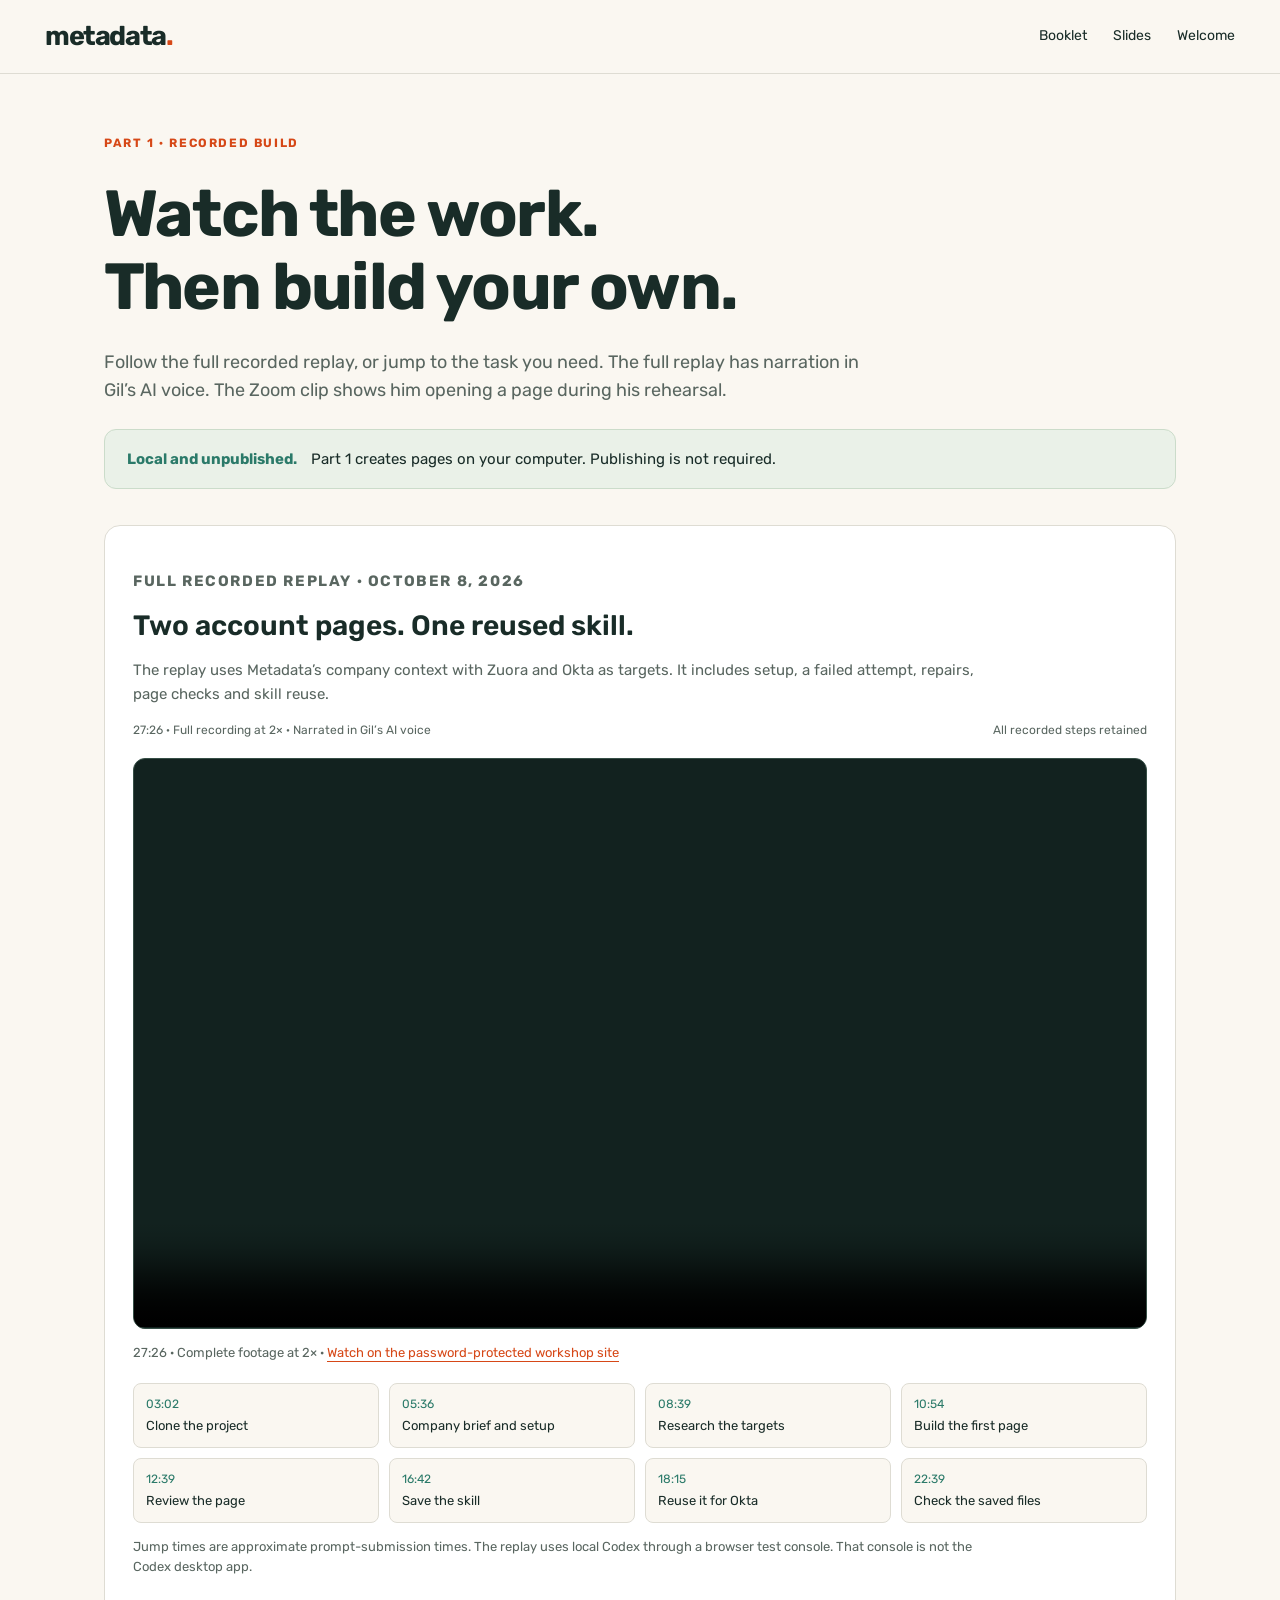
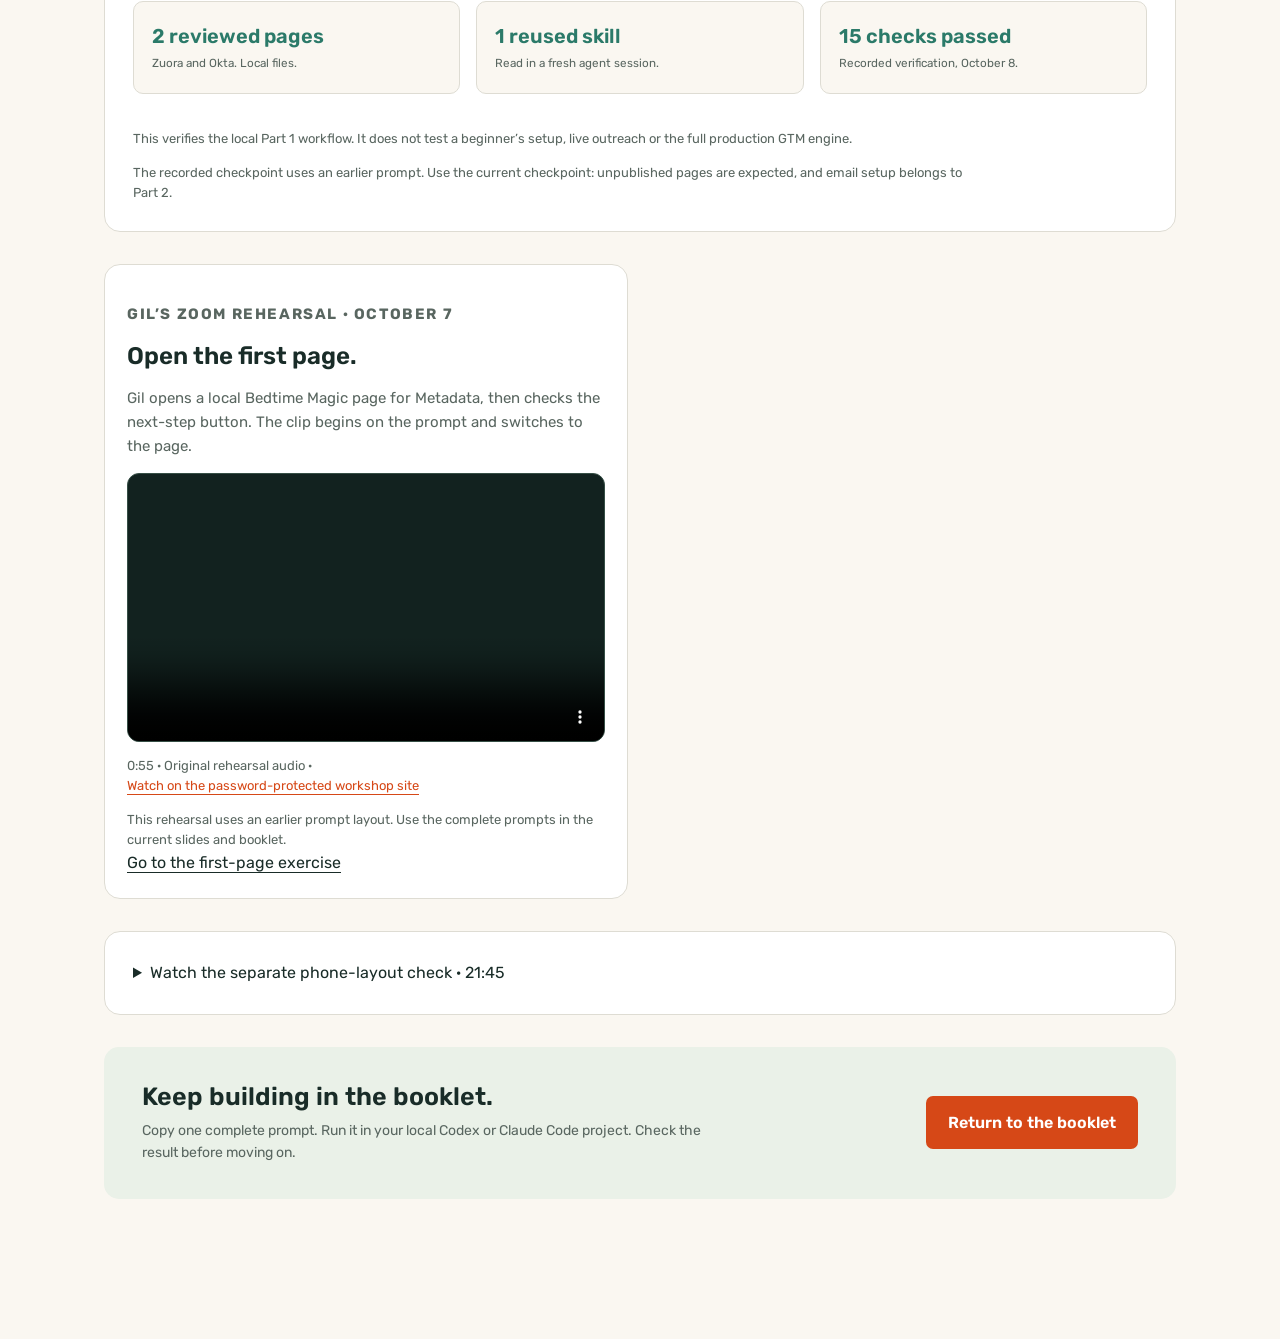
<file: Recordings.html>
<!doctype html><html lang="en"><head><meta charset="utf-8"><meta name="viewport" content="width=device-width,initial-scale=1"><meta name="robots" content="noindex,nofollow"><title>Recorded Part 1 build | Metadata</title><link rel="stylesheet" href="site.css"><link rel="stylesheet" href="media.css"><link rel="icon" href="assets/metadata-icon.jpeg"></head><body><header class="nav"><a class="brand" href="START-HERE.html">metadata<span>.</span></a><nav class="nav-links"><a href="Participant-Booklet.html">Booklet</a><a href="Part-1-Presentation.html">Slides</a><a href="START-HERE.html">Welcome</a></nav></header><main class="recordings-main"><p class="eyebrow">Part 1 · Recorded build</p><h1>Watch the work.<br>Then build your own.</h1><p class="recordings-intro">Follow the full recorded replay, or jump to the task you need. The full replay has narration in Gil’s AI voice. The Zoom clip shows him opening a page during his rehearsal.</p><div class="local-status"><strong>Local and unpublished.</strong><span>Part 1 creates pages on your computer. Publishing is not required.</span></div>
<article class="recording-card" id="full-replay"><p class="eyebrow">Full recorded replay · October 8, 2026</p><h2>Two account pages. One reused skill.</h2><p>The replay uses Metadata’s company context with Zuora and Okta as targets. It includes setup, a failed attempt, repairs, page checks and skill reuse.</p><div class="recording-meta"><span>27:26 · Full recording at 2× · Narrated in Gil’s AI voice</span><span>All recorded steps retained</span></div><video class="workshop-video" id="part1-walkthrough-narrated-2x" controls playsinline preload="none" poster="https://metadata-gtm-workshops.vercel.app/gtm-part1/media/part1-walkthrough.jpg" aria-label="Full Part 1 recorded build at twice speed with narration"><source src="https://metadata-gtm-workshops.vercel.app/gtm-part1/media/part1-walkthrough-narrated-2x.mp4" type="video/mp4"><track kind="captions" src="https://metadata-gtm-workshops.vercel.app/gtm-part1/media/part1-walkthrough-narrated-2x.vtt" srclang="en" label="English">Open the workshop site to watch this recording.</video><p class="media-caption" data-video-note="part1-walkthrough-narrated-2x">27:26 · Complete footage at 2× · <a href="https://metadata-gtm-workshops.vercel.app/gtm-part1/Recordings.html#part1-walkthrough-narrated-2x">Watch on the password-protected workshop site</a></p><div class="recording-jumps"><button data-jump="182.5" data-video="part1-walkthrough-narrated-2x"><span>03:02</span>Clone the project</button><button data-jump="336.5" data-video="part1-walkthrough-narrated-2x"><span>05:36</span>Company brief and setup</button><button data-jump="519.5" data-video="part1-walkthrough-narrated-2x"><span>08:39</span>Research the targets</button><button data-jump="654.5" data-video="part1-walkthrough-narrated-2x"><span>10:54</span>Build the first page</button><button data-jump="759" data-video="part1-walkthrough-narrated-2x"><span>12:39</span>Review the page</button><button data-jump="1002.5" data-video="part1-walkthrough-narrated-2x"><span>16:42</span>Save the skill</button><button data-jump="1095" data-video="part1-walkthrough-narrated-2x"><span>18:15</span>Reuse it for Okta</button><button data-jump="1359.5" data-video="part1-walkthrough-narrated-2x"><span>22:39</span>Check the saved files</button></div><p class="media-caption">Jump times are approximate prompt-submission times. The replay uses local Codex through a browser test console. That console is not the Codex desktop app.</p><div class="recording-proof"><div><strong>2 reviewed pages</strong><small>Zuora and Okta. Local files.</small></div><div><strong>1 reused skill</strong><small>Read in a fresh agent session.</small></div><div><strong>15 checks passed</strong><small>Recorded verification, October 8.</small></div></div><p class="media-caption">This verifies the local Part 1 workflow. It does not test a beginner’s setup, live outreach or the full production GTM engine.</p><p class="media-caption">The recorded checkpoint uses an earlier prompt. Use the current checkpoint: unpublished pages are expected, and email setup belongs to Part 2.</p></article>
<div class="recording-grid"><article class="recording-card" id="gil-first-page"><p class="eyebrow">Gil’s Zoom rehearsal · October 7</p><h2>Open the first page.</h2><p>Gil opens a local Bedtime Magic page for Metadata, then checks the next-step button. The clip begins on the prompt and switches to the page.</p><video class="workshop-video" id="gil-open-first-page" controls playsinline preload="none" poster="https://metadata-gtm-workshops.vercel.app/gtm-part1/media/gil-open-first-page.jpg" aria-label="Gil opens his first page"><source src="https://metadata-gtm-workshops.vercel.app/gtm-part1/media/gil-open-first-page.mp4" type="video/mp4">Open the workshop site to watch this recording.</video><p class="media-caption" data-video-note="gil-open-first-page">0:55 · Original rehearsal audio · <a href="https://metadata-gtm-workshops.vercel.app/gtm-part1/Recordings.html#gil-open-first-page">Watch on the password-protected workshop site</a></p><p class="media-caption">This rehearsal uses an earlier prompt layout. Use the complete prompts in the current slides and booklet.</p><a href="Part-1-Presentation.html#p1-build-page">Go to the first-page exercise</a></article></div>
<details class="recording-card"><summary>Watch the separate phone-layout check · 21:45</summary><p>The mobile-browser recording checks the same generated pages at 390 × 844. Silent, normal speed.</p><video class="workshop-video" id="phone-layout-checks" controls playsinline preload="none" poster="https://metadata-gtm-workshops.vercel.app/gtm-part1/media/phone-layout-checks.jpg" aria-label="Phone layout checks"><source src="https://metadata-gtm-workshops.vercel.app/gtm-part1/media/phone-layout-checks.mp4" type="video/mp4">Open the workshop site to watch this recording.</video><p class="media-caption" data-video-note="phone-layout-checks">21:45 · <a href="https://metadata-gtm-workshops.vercel.app/gtm-part1/Recordings.html#phone-layout-checks">Watch on the password-protected workshop site</a></p></details><section class="package-band recording-band"><div><h3>Keep building in the booklet.</h3><p>Copy one complete prompt. Run it in your local Codex or Claude Code project. Check the result before moving on.</p></div><a class="button" href="Participant-Booklet.html">Return to the booklet</a></section></main><script>document.querySelectorAll('[data-jump]').forEach(b=>b.addEventListener('click',()=>{const v=document.getElementById(b.dataset.video),t=Number(b.dataset.jump);const seek=()=>{v.currentTime=t;v.play().catch(()=>{});};if(v.readyState>=1)seek();else{v.addEventListener('loadedmetadata',seek,{once:true});v.load();}v.scrollIntoView({block:'center',behavior:matchMedia('(prefers-reduced-motion: reduce)').matches?'auto':'smooth'});}));document.querySelectorAll('video').forEach(v=>{v.addEventListener('play',()=>document.querySelectorAll('video').forEach(o=>{if(o!==v)o.pause();}));v.addEventListener('error',()=>{const n=document.querySelector('[data-video-note="'+v.id+'"]');n.classList.add('media-error');n.prepend('If the player cannot load, sign in to the workshop site. ');});});</script></body></html>
</file>
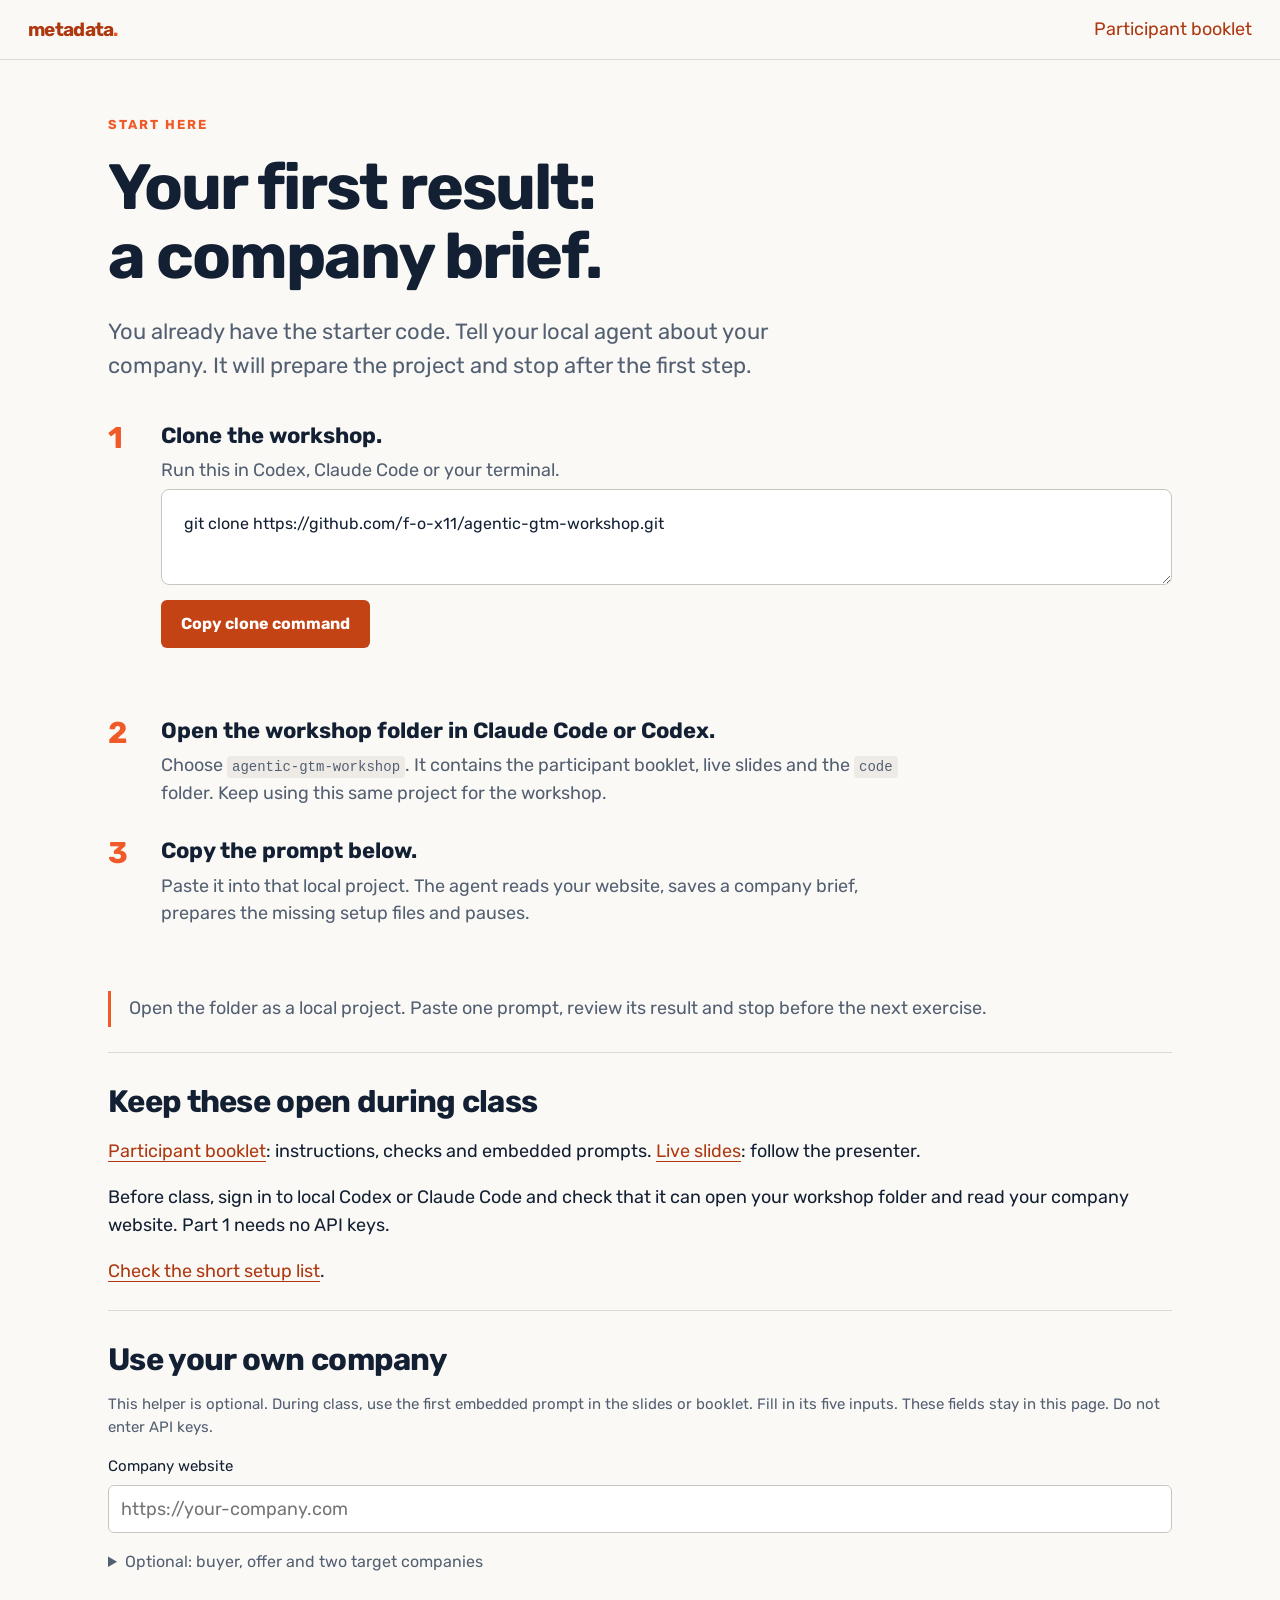
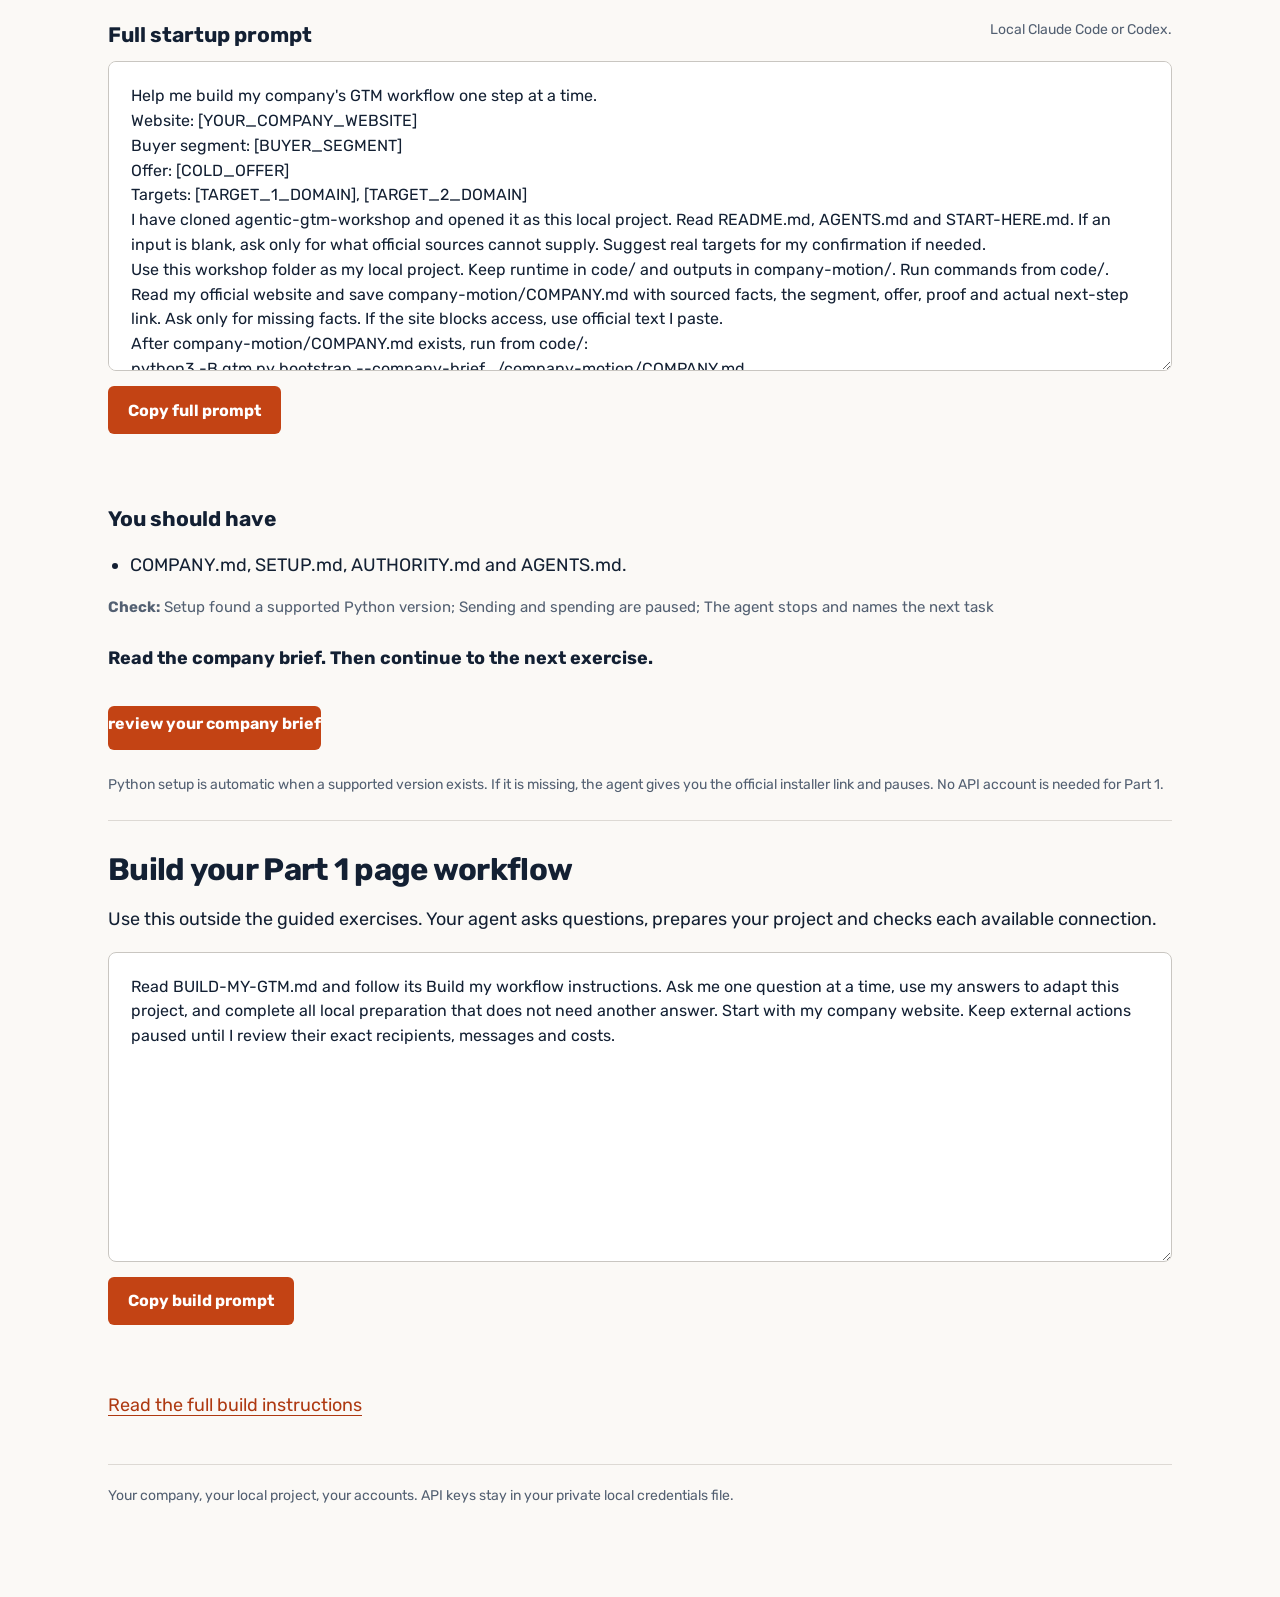
<file: START-HERE.html>
<!doctype html><html lang="en"><head><meta charset="utf-8"><meta name="viewport" content="width=device-width,initial-scale=1"><title>Optional startup prompt helper</title><style>
@font-face{font-family:Rubik;src:url('assets/Rubik-400.ttf')}@font-face{font-family:Rubik;src:url('assets/Rubik-700.ttf');font-weight:700}
:root{--ink:#132033;--orange:#f05a28;--paper:#fbf9f6;--gray:#536072;--line:#ddd9d4}
*{box-sizing:border-box}html{scroll-behavior:auto;scroll-padding-top:84px}body{margin:0;font:18px/1.55 Rubik,Arial,sans-serif;color:var(--ink);background:var(--paper)}
a{color:#ae3911;text-underline-offset:4px}a:hover{color:#132033}header{position:sticky;top:0;background:rgba(251,249,246,.96);border-bottom:1px solid var(--line);z-index:2;padding:15px 28px;display:flex;justify-content:space-between;align-items:center;gap:20px}header a{text-decoration:none}.brand{font-size:19px;font-weight:700;letter-spacing:-.7px}.brand span{color:var(--orange)}main{max-width:1120px;margin:auto;padding:42px 28px 90px}.eyebrow{color:var(--orange);text-transform:uppercase;letter-spacing:2px;font-size:13px;font-weight:700}h1{font-size:clamp(40px,5vw,66px);line-height:1.08;letter-spacing:-2px;max-width:920px;margin:17px 0 24px}h2{font-size:31px;line-height:1.2;letter-spacing:-.7px;margin:0 0 15px}h3{font-size:21px;margin:20px 0 10px}.intro{font-size:22px;max-width:750px;color:var(--gray)}.path{padding:14px 0 22px;border-bottom:2px solid var(--ink);font-size:16px;color:var(--gray)}.path strong{color:var(--ink)}.part-title{margin-top:64px;scroll-margin-top:120px}.chapter{scroll-margin-top:120px;padding:34px 0 24px;border-bottom:2px solid var(--orange);margin-top:24px}.toc{display:flex;flex-wrap:wrap;gap:10px 22px;padding:20px 0;margin:24px 0;border-block:1px solid var(--line);font-size:16px}.exercise{padding:42px 0;border-bottom:1px solid var(--line);scroll-margin-top:120px}.meta{font-size:15px;color:var(--gray);margin:10px 0}.expected{margin:16px 0;padding-left:22px}.expected li{margin:5px 0}.prompt-label{display:flex;align-items:center;justify-content:space-between;gap:16px;margin-top:24px}.prompt-label p{margin:0;font-size:14px;color:var(--gray)}textarea{display:block;box-sizing:border-box;width:100%;min-height:310px;max-height:650px;resize:vertical;font:16px/1.55 Rubik,Arial,sans-serif;padding:22px;border:1px solid #c9c6c1;background:#fff;color:var(--ink);border-radius:8px;white-space:pre-wrap}textarea:focus,input:focus{outline:3px solid #f3c0a5;outline-offset:2px}button,.button{display:inline-block;margin:15px 12px 10px 0;background:#c34314;color:white;border:0;border-radius:6px;padding:13px 20px;font:700 16px Rubik,Arial,sans-serif;cursor:pointer;text-decoration:none;transition:transform .15s,background .15s;min-height:48px}button:hover,.button:hover{background:#9f2c0b;color:white;transform:translateY(-2px)}button:active{transform:translateY(0)}button:focus-visible,.button:focus-visible{outline:3px solid #132033;outline-offset:3px}.copy-status{font-size:14px;color:#2b6552;min-height:25px}.hint{font-size:15px;color:var(--gray)}.next{margin-top:20px;font-size:17px}.next-step{display:inline-block;min-height:44px;padding:8px 0}.note{border-left:3px solid var(--orange);padding:4px 0 4px 18px;margin:25px 0;color:var(--gray)}.steps{list-style:none;padding:0;counter-reset:step;margin:36px 0}.steps li{position:relative;padding:0 0 23px 53px;counter-increment:step}.steps li:before{content:counter(step);position:absolute;left:0;top:-4px;color:var(--orange);font-size:30px;font-weight:700}.steps strong{display:block;font-size:22px}.steps p{margin:4px 0;max-width:760px;color:var(--gray)}.helper{border-top:1px solid var(--line);padding-top:30px;margin-top:24px}label{display:block;font-size:15px;margin:15px 0 7px}input{width:100%;font:18px Rubik,Arial,sans-serif;min-height:48px;border:1px solid #c9c6c1;border-radius:6px;background:white;padding:12px}details{margin:17px 0}summary{cursor:pointer;font-size:16px;color:var(--gray)}.field-pair{display:grid;grid-template-columns:1fr 1fr;gap:18px}.stop{font-size:18px;font-weight:700;margin-top:26px}.legend{font-size:14px;color:var(--gray)}code{font:14px/1.4 monospace;background:#eeebe7;padding:3px 5px;border-radius:3px}footer{border-top:1px solid var(--line);margin-top:45px;padding-top:20px;font-size:14px;color:var(--gray)}@media(max-width:650px){header{padding:13px 18px}header a{font-size:14px}main{padding:28px 18px 65px}h1{letter-spacing:-1.2px}h2{font-size:27px}.intro{font-size:19px}.field-pair{grid-template-columns:1fr;gap:0}.prompt-label{display:block}textarea{padding:15px;font-size:15px}.exercise{padding:32px 0}.toc{gap:8px 16px}.steps li{padding-left:44px}}@media(prefers-reduced-motion:reduce){html{scroll-behavior:auto}button,.button{transition:none}}
</style></head><body><header><a class="brand" href="START-HERE.html">metadata<span>.</span></a><a href="Participant-Booklet.html">Participant booklet</a></header><main><p class="eyebrow">Start here</p><h1>Your first result:<br>a company brief.</h1><p class="intro">You already have the starter code. Tell your local agent about your company. It will prepare the project and stop after the first step.</p><ol class="steps"><li><strong>Clone the workshop.</strong><p>Run this in Codex, Claude Code or your terminal.</p><textarea id="clone-command" readonly aria-label="Clone command" style="min-height:70px">git clone https://github.com/f-o-x11/agentic-gtm-workshop.git</textarea><button data-copy-for="clone-command" onclick="copyPrompt(this.dataset.copyFor,this)">Copy clone command</button><p class="copy-status" id="status-clone-command" aria-live="polite"></p></li><li><strong>Open the workshop folder in Claude Code or Codex.</strong><p>Choose <code>agentic-gtm-workshop</code>. It contains the participant booklet, live slides and the <code>code</code> folder. Keep using this same project for the workshop.</p></li><li><strong>Copy the prompt below.</strong><p>Paste it into that local project. The agent reads your website, saves a company brief, prepares the missing setup files and pauses.</p></li></ol><p class="note">Open the folder as a local project. Paste one prompt, review its result and stop before the next exercise.</p><section class="helper" id="class-materials"><h2>Keep these open during class</h2><p><a href="Participant-Booklet.html">Participant booklet</a>: instructions, checks and embedded prompts. <a href="Part-1-Presentation.html">Live slides</a>: follow the presenter.</p><p>Before class, sign in to local Codex or Claude Code and check that it can open your workshop folder and read your company website. Part 1 needs no API keys.</p><p><a href="PREWORK.md">Check the short setup list</a>.</p></section><div class="helper"><h2>Use your own company</h2><p class="hint">This helper is optional. During class, use the first embedded prompt in the slides or booklet. Fill in its five inputs. These fields stay in this page. Do not enter API keys.</p><label for="company-site">Company website</label><input id="company-site" type="url" placeholder="https://your-company.com" autocomplete="url"><details><summary>Optional: buyer, offer and two target companies</summary><label for="buyer">Who do you want to reach?</label><input id="buyer" placeholder="For example: CMOs at B2B software companies"><label for="offer">What can you offer them?</label><input id="offer" placeholder="Use your actual offer, without inventing terms"><div class="field-pair"><div><label for="target-one">First target domain</label><input id="target-one" placeholder="company-one.com"></div><div><label for="target-two">Second target domain</label><input id="target-two" placeholder="company-two.com"></div></div></details><div class="prompt-label"><h3>Full startup prompt</h3><p>Local Claude Code or Codex.</p></div><textarea id="startup-prompt" readonly aria-label="Full startup prompt">Help me build my company&#x27;s GTM workflow one step at a time.
Website: [YOUR_COMPANY_WEBSITE]
Buyer segment: [BUYER_SEGMENT]
Offer: [COLD_OFFER]
Targets: [TARGET_1_DOMAIN], [TARGET_2_DOMAIN]
I have cloned agentic-gtm-workshop and opened it as this local project. Read README.md, AGENTS.md and START-HERE.md. If an input is blank, ask only for what official sources cannot supply. Suggest real targets for my confirmation if needed.
Use this workshop folder as my local project. Keep runtime in code/ and outputs in company-motion/. Run commands from code/.
Read my official website and save company-motion/COMPANY.md with sourced facts, the segment, offer, proof and actual next-step link. Ask only for missing facts. If the site blocks access, use official text I paste.
After company-motion/COMPANY.md exists, run from code/:
python3 -B gtm.py bootstrap --company-brief ../company-motion/COMPANY.md
Use its saved verified Python executable for later commands and standalone scripts.
If Python needs installation, name the official installer and stop there. Do not install Homebrew.
Read company-motion/AUTHORITY.md and company-motion/AGENTS.md. Keep outreach and spending paused.
Save both target domains and the actual bootstrap result in company-motion/SETUP.md. Append the completed step, actual file paths, checks and next task to company-motion/PROGRESS.md. Do not run later exercises.
Show the output and success check. Stop. Next: review your company brief.</textarea><button id="copy-startup" data-copy-for="startup-prompt" onclick="copyPrompt(this.dataset.copyFor,this)">Copy full prompt</button><p class="copy-status" id="status-startup-prompt" aria-live="polite"></p><h3>You should have</h3><ul class="expected"><li>COMPANY.md, SETUP.md, AUTHORITY.md and AGENTS.md.</li></ul><p class="hint"><strong>Check:</strong> Setup found a supported Python version; Sending and spending are paused; The agent stops and names the next task</p><p class="stop">Read the company brief. Then continue to the next exercise.</p><a class="button next-step" href="Participant-Booklet.html#booklet-p1-company">review your company brief</a><p class="legend">Python setup is automatic when a supported version exists. If it is missing, the agent gives you the official installer link and pauses. No API account is needed for Part 1.</p></div><section class="helper" id="build-my-workflow"><h2>Build your Part 1 page workflow</h2><p>Use this outside the guided exercises. Your agent asks questions, prepares your project and checks each available connection.</p><textarea id="builder-prompt" readonly aria-label="Build my workflow prompt">Read BUILD-MY-GTM.md and follow its Build my workflow instructions. Ask me one question at a time, use my answers to adapt this project, and complete all local preparation that does not need another answer. Start with my company website. Keep external actions paused until I review their exact recipients, messages and costs.</textarea><button data-copy-for="builder-prompt" onclick="copyPrompt(this.dataset.copyFor,this)">Copy build prompt</button><p class="copy-status" id="status-builder-prompt" aria-live="polite"></p><p><a href="BUILD-MY-GTM.md">Read the full build instructions</a></p></section><footer>Your company, your local project, your accounts. API keys stay in your private local credentials file.</footer></main><script>
async function copyPrompt(id,button){
 const area=document.getElementById(id);const status=document.getElementById('status-'+id);let ok=false;
 try{if(navigator.clipboard&&window.isSecureContext){await navigator.clipboard.writeText(area.value);ok=true;}}catch(error){}
 if(!ok){area.focus();area.select();try{ok=document.execCommand('copy');}catch(error){ok=false;}}
 if(ok){button.textContent='Copied';button.dataset.copied='true';if(status)status.textContent=id==='clone-command'?'Clone command copied. Run it in Codex, Claude Code or your terminal.':'Full prompt copied. Paste it into your local Claude Code or Codex project.';}
 else{button.textContent='Select and copy';if(status)status.textContent='The browser blocked copying. The full prompt is selected. Press Command+C on Mac or Ctrl+C on Windows.';}
}
const sourcePrompt="Help me build my company's GTM workflow one step at a time.\nWebsite: [YOUR_COMPANY_WEBSITE]\nBuyer segment: [BUYER_SEGMENT]\nOffer: [COLD_OFFER]\nTargets: [TARGET_1_DOMAIN], [TARGET_2_DOMAIN]\nI have cloned agentic-gtm-workshop and opened it as this local project. Read README.md, AGENTS.md and START-HERE.md. If an input is blank, ask only for what official sources cannot supply. Suggest real targets for my confirmation if needed.\nUse this workshop folder as my local project. Keep runtime in code/ and outputs in company-motion/. Run commands from code/.\nRead my official website and save company-motion/COMPANY.md with sourced facts, the segment, offer, proof and actual next-step link. Ask only for missing facts. If the site blocks access, use official text I paste.\nAfter company-motion/COMPANY.md exists, run from code/:\npython3 -B gtm.py bootstrap --company-brief ../company-motion/COMPANY.md\nUse its saved verified Python executable for later commands and standalone scripts.\nIf Python needs installation, name the official installer and stop there. Do not install Homebrew.\nRead company-motion/AUTHORITY.md and company-motion/AGENTS.md. Keep outreach and spending paused.\nSave both target domains and the actual bootstrap result in company-motion/SETUP.md. Append the completed step, actual file paths, checks and next task to company-motion/PROGRESS.md. Do not run later exercises.\nShow the output and success check. Stop. Next: review your company brief.";const tokens={"company-site":"[YOUR_COMPANY_WEBSITE]","buyer":"[BUYER_SEGMENT]","offer":"[COLD_OFFER]","target-one":"[TARGET_1_DOMAIN]","target-two":"[TARGET_2_DOMAIN]"};function updateStartup(){let p=sourcePrompt;for(const [id,token] of Object.entries(tokens)){const value=document.getElementById(id).value.trim();if(value)p=p.split(token).join(value);}document.getElementById("startup-prompt").value=p;document.getElementById("copy-startup").textContent="Copy full prompt";document.getElementById("status-startup-prompt").textContent="";}for(const id of Object.keys(tokens))document.getElementById(id).addEventListener("input",updateStartup);</script></body></html>
</file>
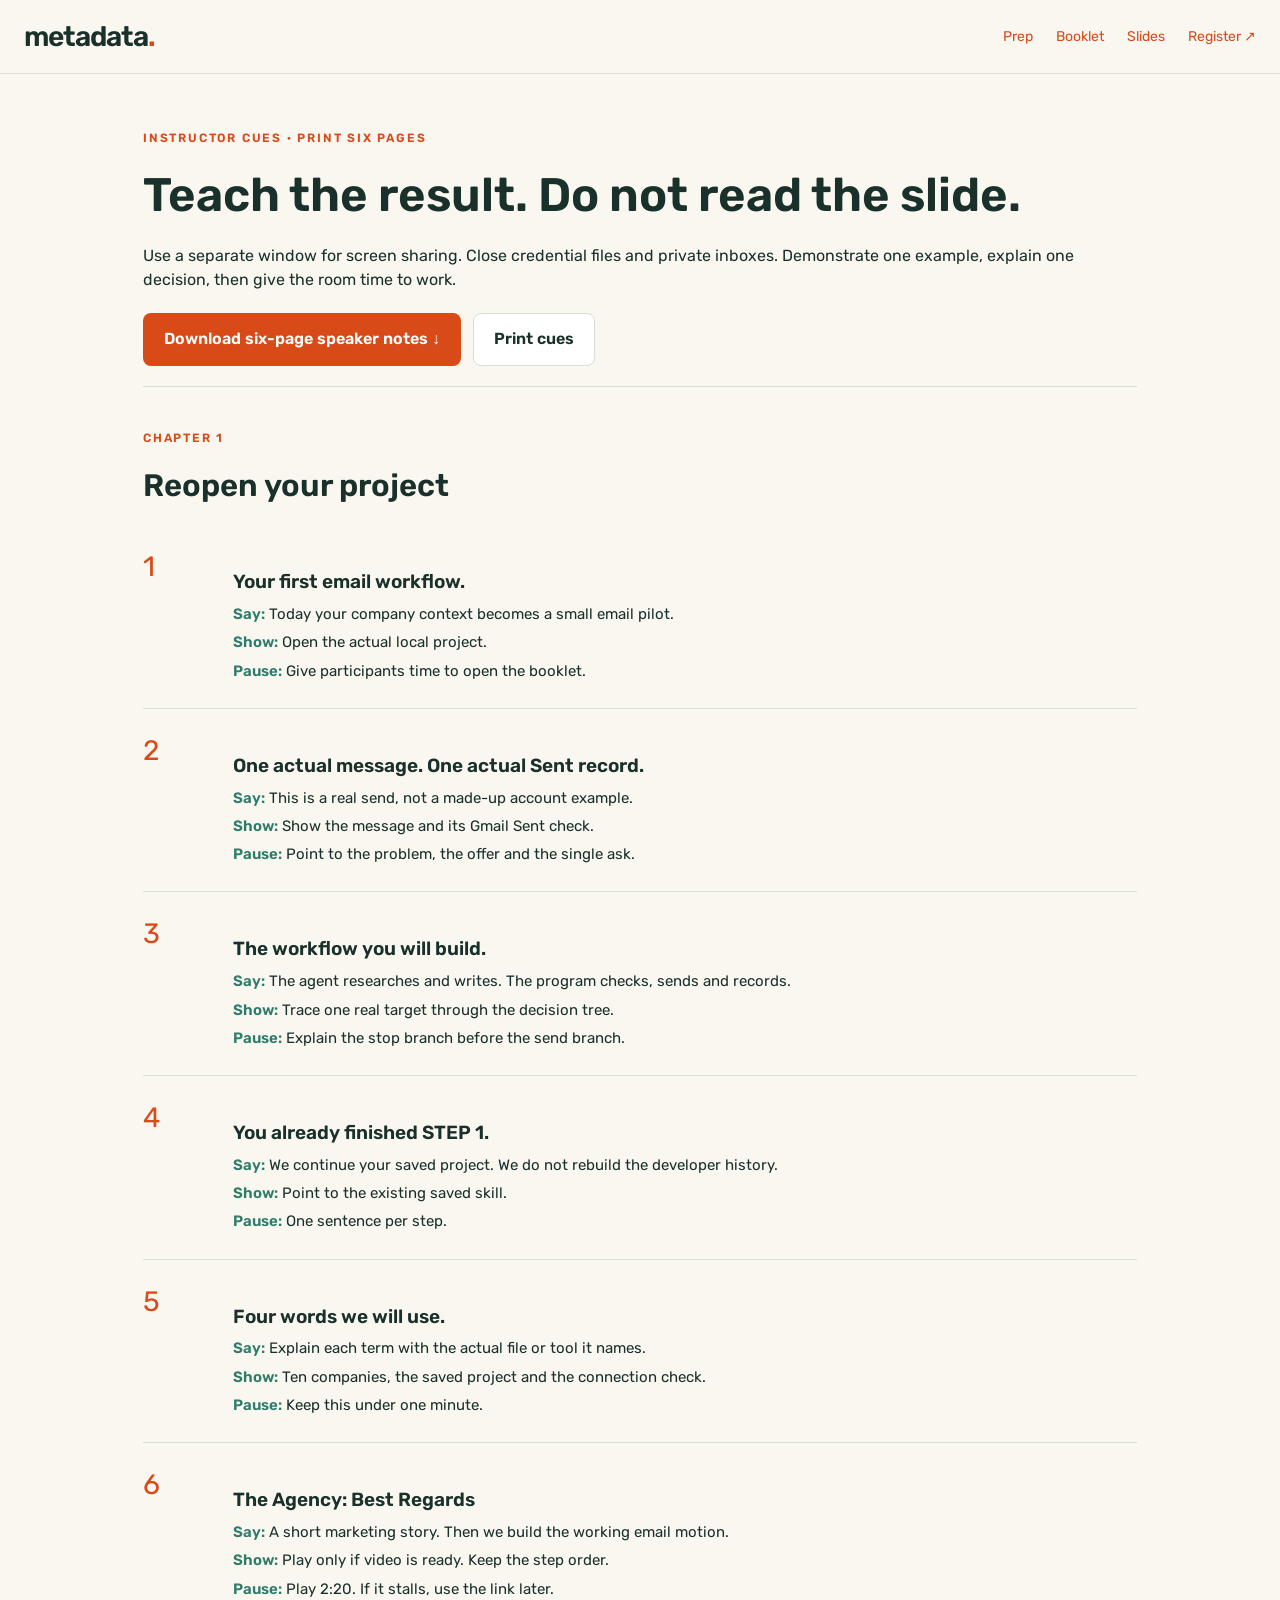
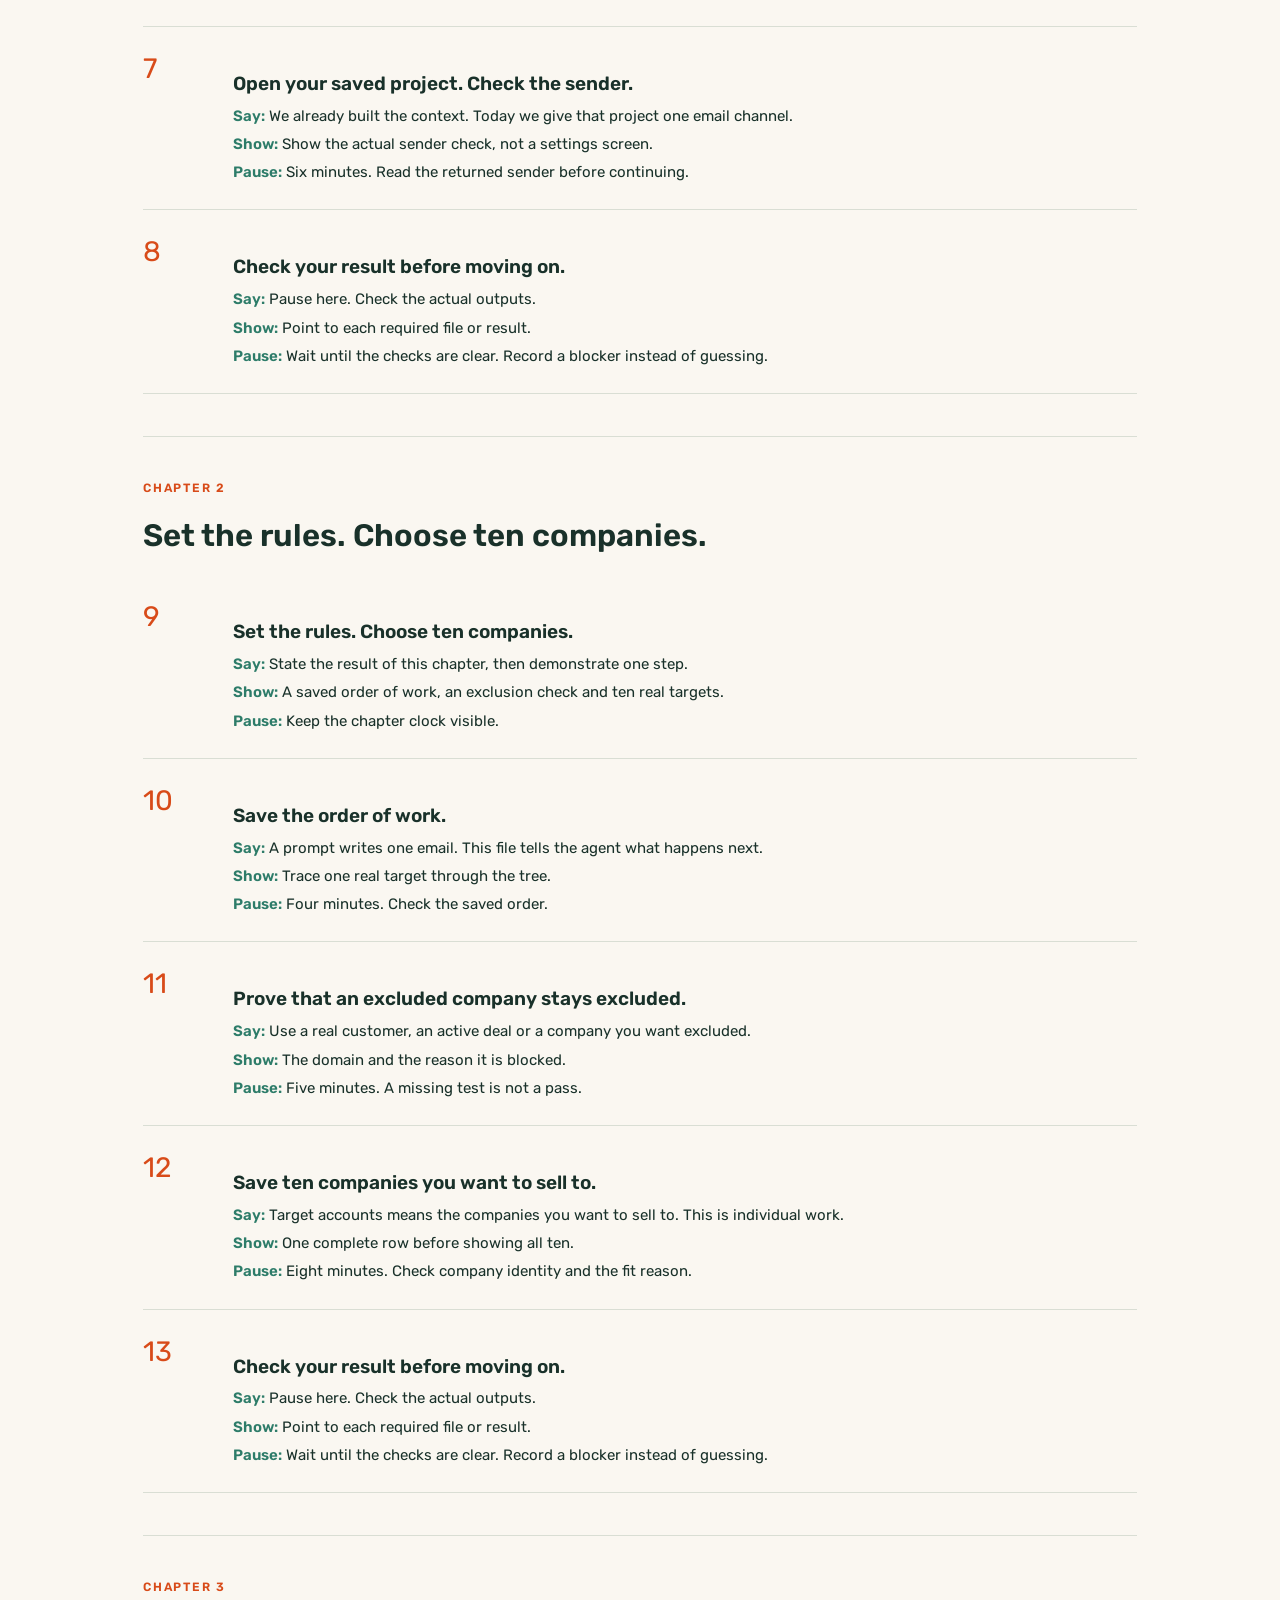
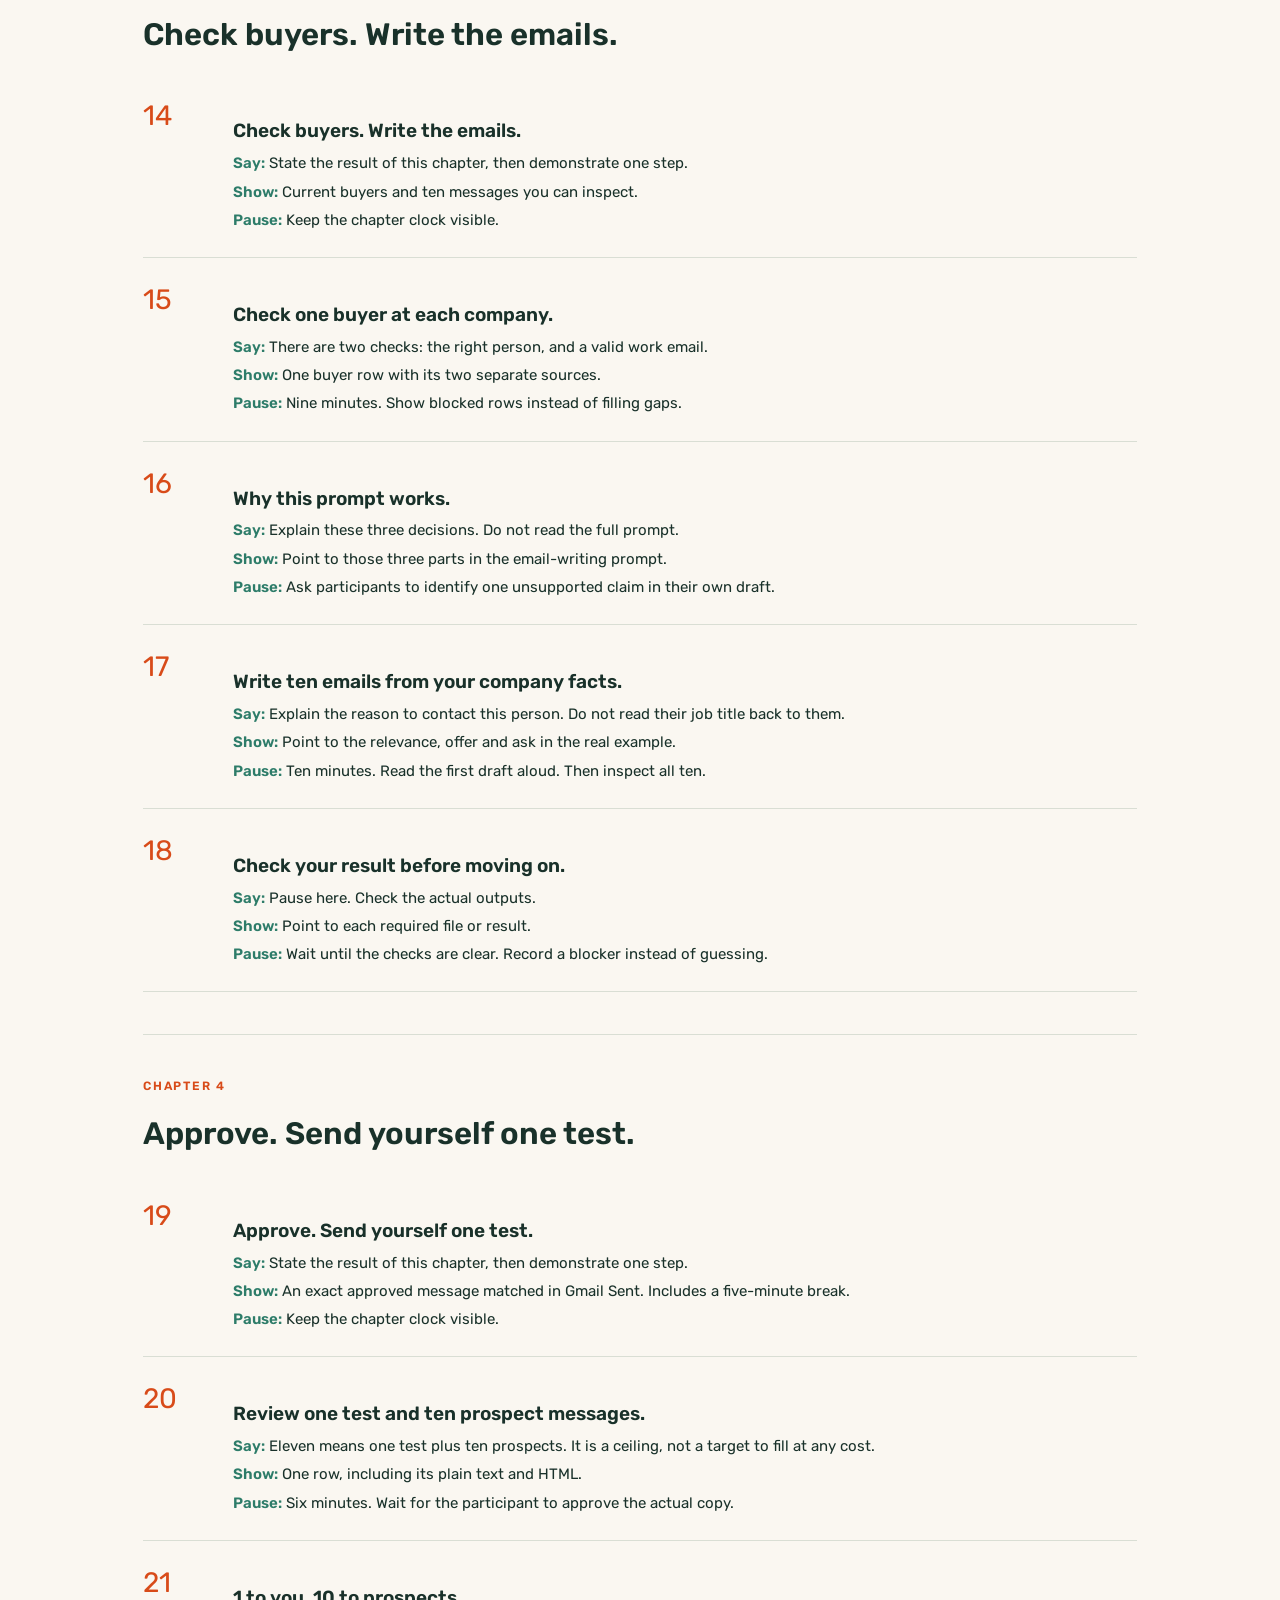
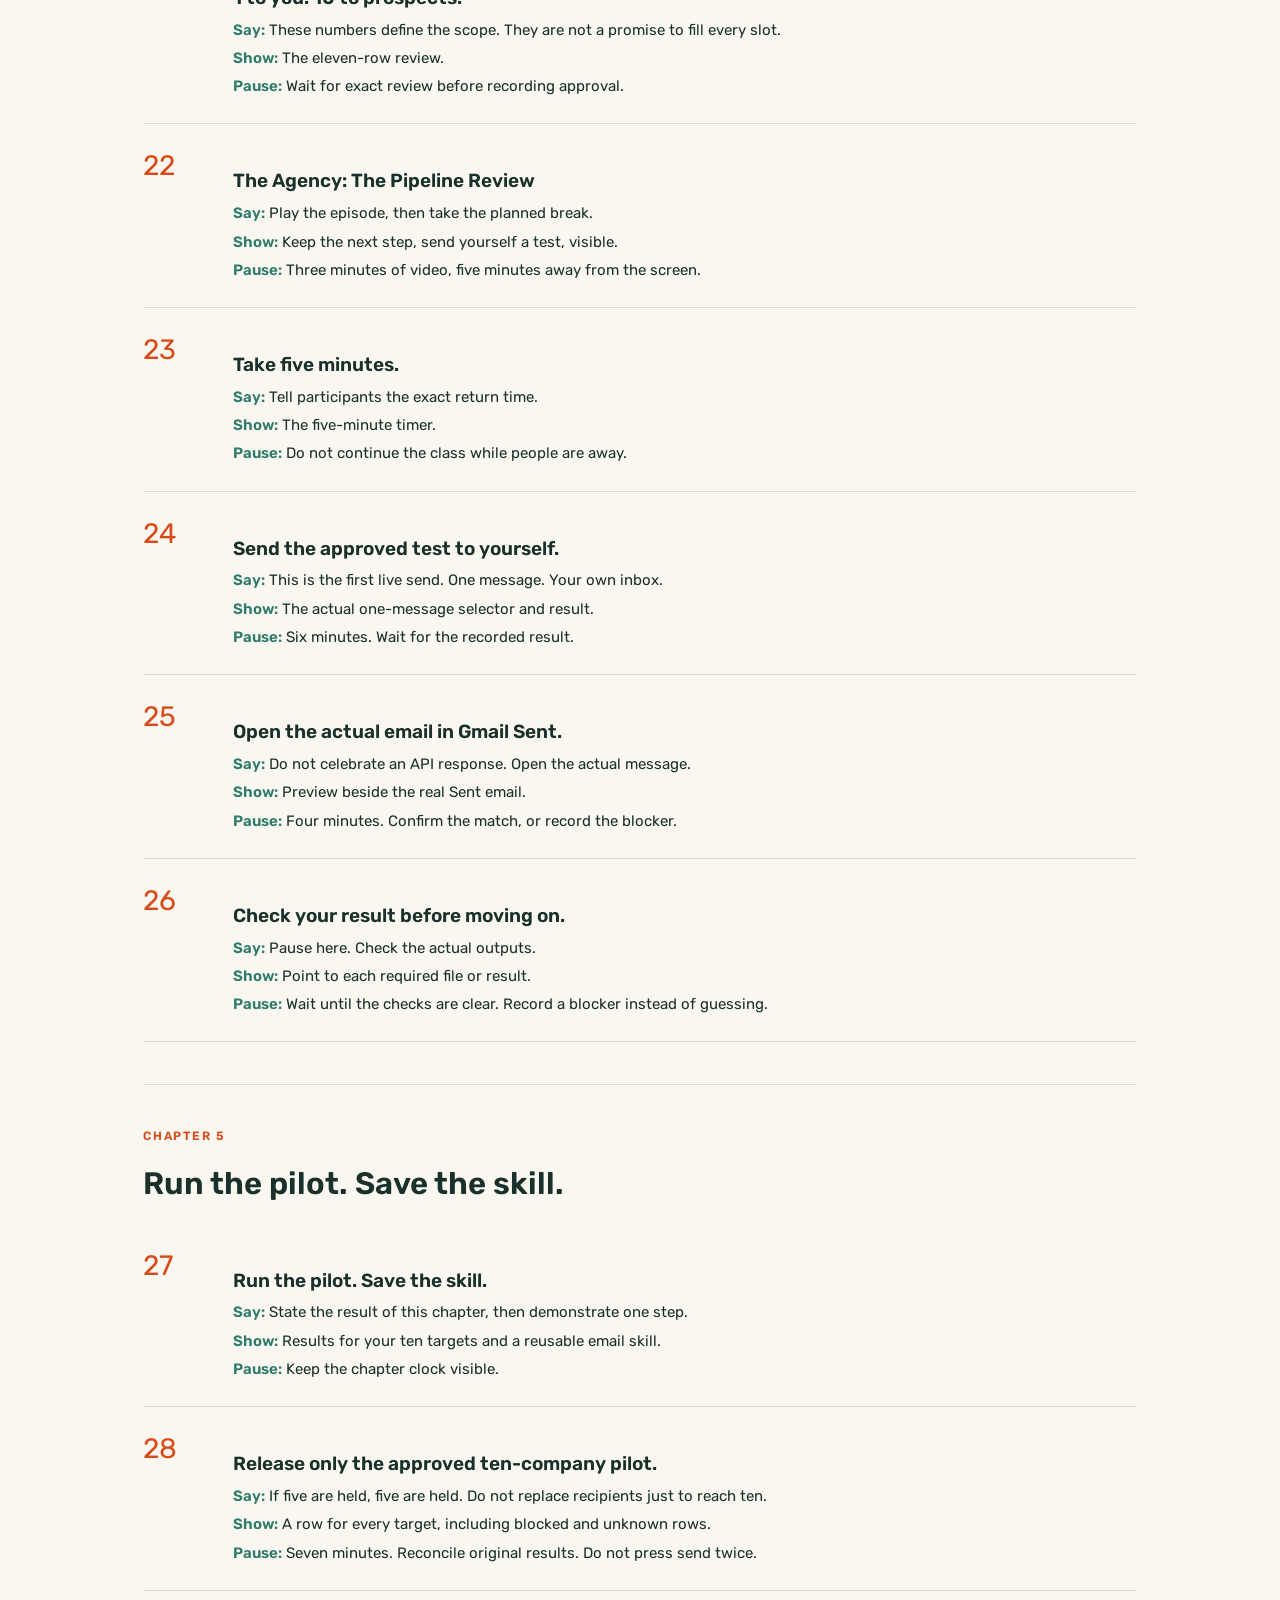
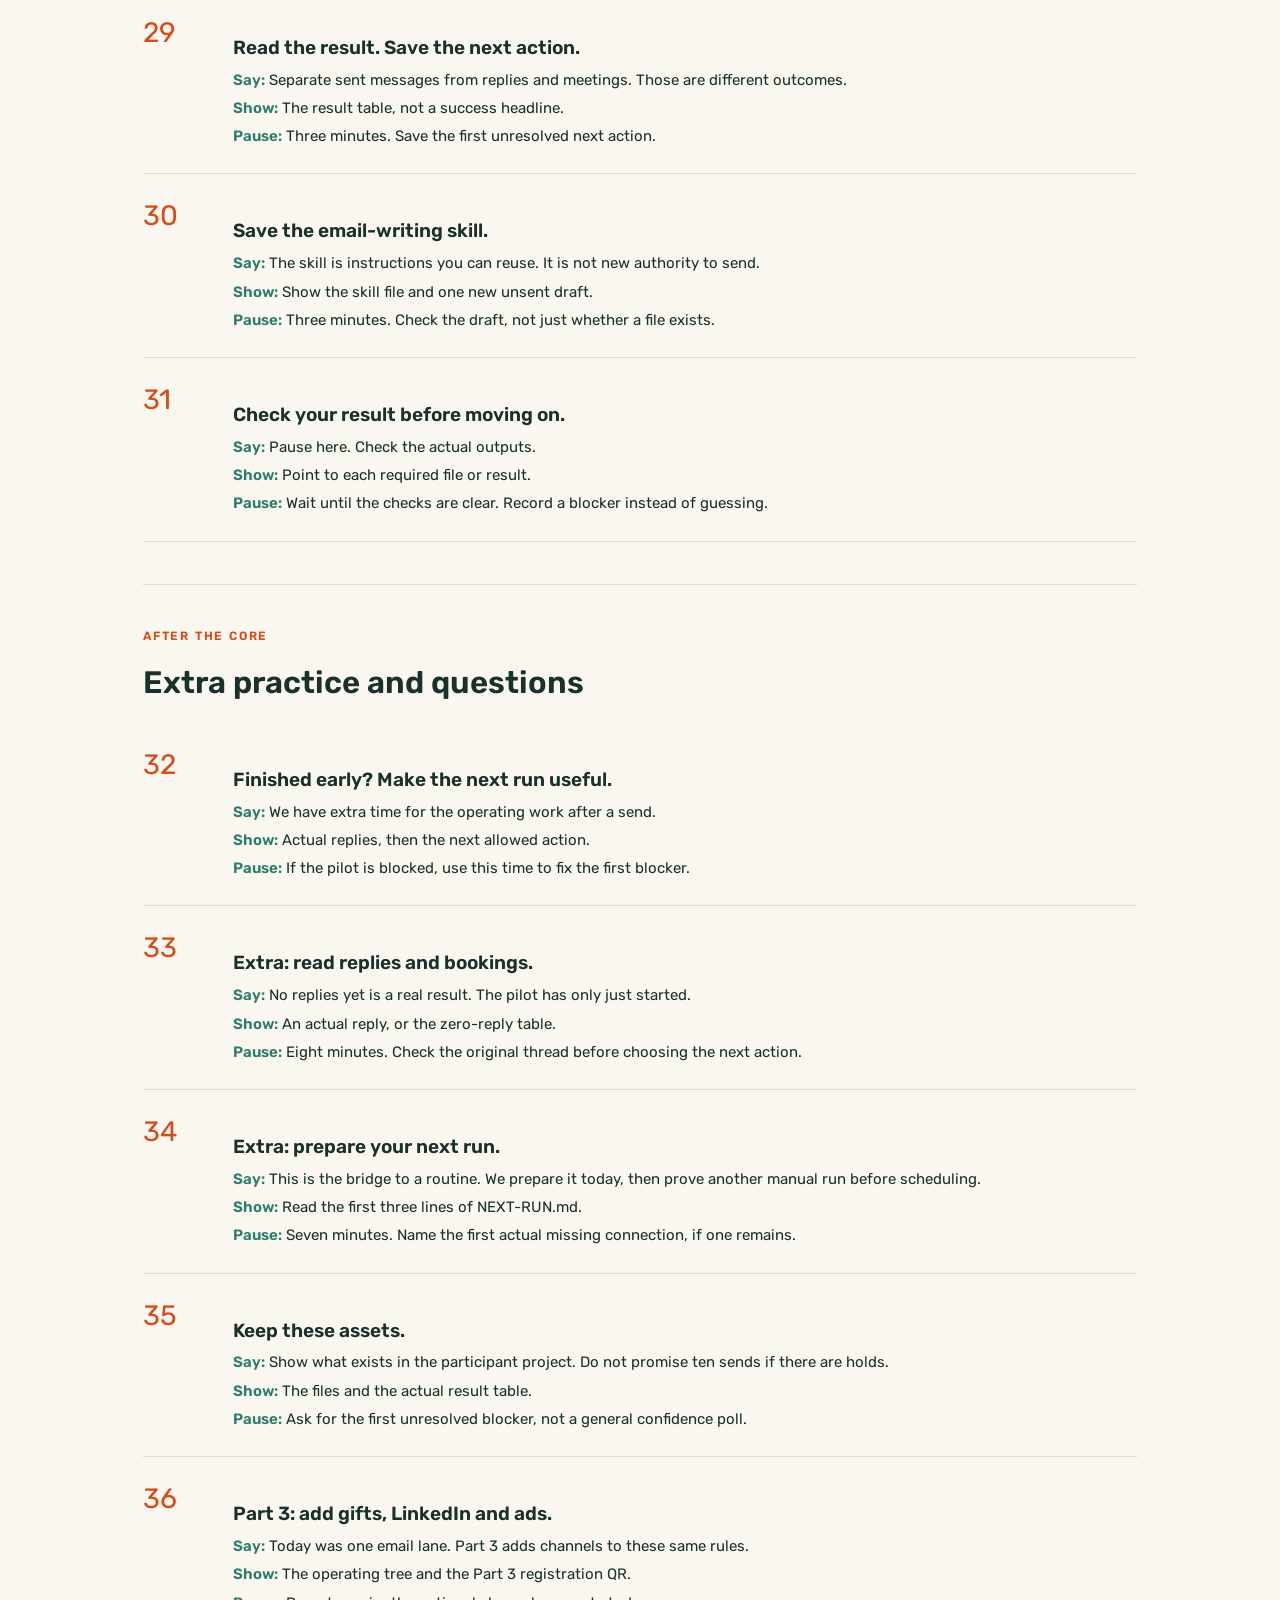
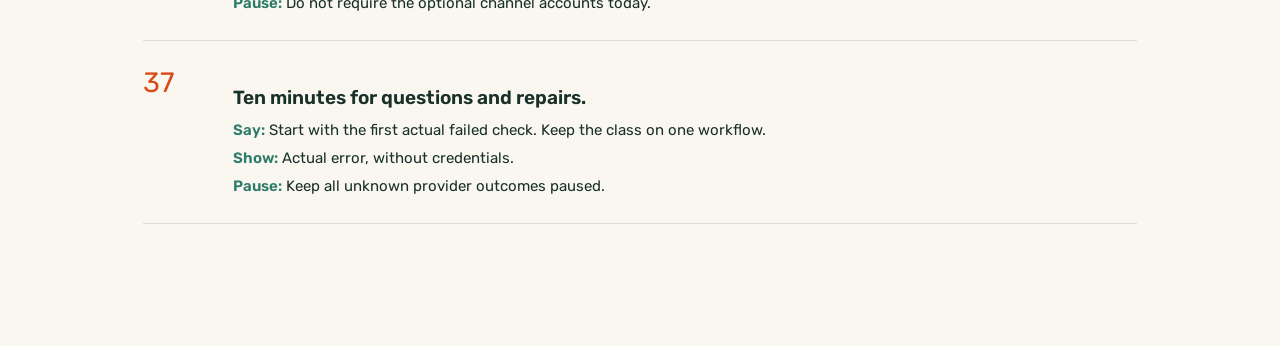
<file: part2/Speaker-Notes.html>
<!doctype html><html lang="en"><head><meta charset="utf-8"><meta name="viewport" content="width=device-width,initial-scale=1"><meta name="robots" content="noindex,nofollow"><title>Gil’s speaker cues | Metadata</title><link rel="icon" href="assets/metadata-icon.jpeg"><link rel="stylesheet" href="part2.css"></head><body><header><a class="brand" href="index.html">metadata<span>.</span></a><nav aria-label="Workshop resources"><a href="PREP.html">Prep</a><a href="Participant-Booklet.html">Booklet</a><a href="Part-2-Presentation.html">Slides</a><a href="https://luma.com/jd8tm0ij" target="_blank" rel="noopener">Register ↗</a></nav></header><main class="booklet teacher"><p class="eyebrow">Instructor cues · Print six pages</p><h1>Teach the result. Do not read the slide.</h1><p>Use a separate window for screen sharing. Close credential files and private inboxes. Demonstrate one example, explain one decision, then give the room time to work.</p><div class="actions"><a class="button" href="Speaker-Notes.pdf">Download six-page speaker notes ↓</a><button class="button secondary" onclick="window.print()">Print cues</button></div><section><p class="eyebrow">Chapter 1</p><h2>Reopen your project</h2><div class="cue"><div class="cue-number">1</div><div><h3>Your first email workflow.</h3><p><strong>Say:</strong> Today your company context becomes a small email pilot.</p><p><strong>Show:</strong> Open the actual local project.</p><p><strong>Pause:</strong> Give participants time to open the booklet.</p></div></div><div class="cue"><div class="cue-number">2</div><div><h3>One actual message. One actual Sent record.</h3><p><strong>Say:</strong> This is a real send, not a made-up account example.</p><p><strong>Show:</strong> Show the message and its Gmail Sent check.</p><p><strong>Pause:</strong> Point to the problem, the offer and the single ask.</p></div></div><div class="cue"><div class="cue-number">3</div><div><h3>The workflow you will build.</h3><p><strong>Say:</strong> The agent researches and writes. The program checks, sends and records.</p><p><strong>Show:</strong> Trace one real target through the decision tree.</p><p><strong>Pause:</strong> Explain the stop branch before the send branch.</p></div></div><div class="cue"><div class="cue-number">4</div><div><h3>You already finished STEP 1.</h3><p><strong>Say:</strong> We continue your saved project. We do not rebuild the developer history.</p><p><strong>Show:</strong> Point to the existing saved skill.</p><p><strong>Pause:</strong> One sentence per step.</p></div></div><div class="cue"><div class="cue-number">5</div><div><h3>Four words we will use.</h3><p><strong>Say:</strong> Explain each term with the actual file or tool it names.</p><p><strong>Show:</strong> Ten companies, the saved project and the connection check.</p><p><strong>Pause:</strong> Keep this under one minute.</p></div></div><div class="cue"><div class="cue-number">6</div><div><h3>The Agency: Best Regards</h3><p><strong>Say:</strong> A short marketing story. Then we build the working email motion.</p><p><strong>Show:</strong> Play only if video is ready. Keep the step order.</p><p><strong>Pause:</strong> Play 2:20. If it stalls, use the link later.</p></div></div><div class="cue"><div class="cue-number">7</div><div><h3>Open your saved project. Check the sender.</h3><p><strong>Say:</strong> We already built the context. Today we give that project one email channel.</p><p><strong>Show:</strong> Show the actual sender check, not a settings screen.</p><p><strong>Pause:</strong> Six minutes. Read the returned sender before continuing.</p></div></div><div class="cue"><div class="cue-number">8</div><div><h3>Check your result before moving on.</h3><p><strong>Say:</strong> Pause here. Check the actual outputs.</p><p><strong>Show:</strong> Point to each required file or result.</p><p><strong>Pause:</strong> Wait until the checks are clear. Record a blocker instead of guessing.</p></div></div></section><section><p class="eyebrow">Chapter 2</p><h2>Set the rules. Choose ten companies.</h2><div class="cue"><div class="cue-number">9</div><div><h3>Set the rules. Choose ten companies.</h3><p><strong>Say:</strong> State the result of this chapter, then demonstrate one step.</p><p><strong>Show:</strong> A saved order of work, an exclusion check and ten real targets.</p><p><strong>Pause:</strong> Keep the chapter clock visible.</p></div></div><div class="cue"><div class="cue-number">10</div><div><h3>Save the order of work.</h3><p><strong>Say:</strong> A prompt writes one email. This file tells the agent what happens next.</p><p><strong>Show:</strong> Trace one real target through the tree.</p><p><strong>Pause:</strong> Four minutes. Check the saved order.</p></div></div><div class="cue"><div class="cue-number">11</div><div><h3>Prove that an excluded company stays excluded.</h3><p><strong>Say:</strong> Use a real customer, an active deal or a company you want excluded.</p><p><strong>Show:</strong> The domain and the reason it is blocked.</p><p><strong>Pause:</strong> Five minutes. A missing test is not a pass.</p></div></div><div class="cue"><div class="cue-number">12</div><div><h3>Save ten companies you want to sell to.</h3><p><strong>Say:</strong> Target accounts means the companies you want to sell to. This is individual work.</p><p><strong>Show:</strong> One complete row before showing all ten.</p><p><strong>Pause:</strong> Eight minutes. Check company identity and the fit reason.</p></div></div><div class="cue"><div class="cue-number">13</div><div><h3>Check your result before moving on.</h3><p><strong>Say:</strong> Pause here. Check the actual outputs.</p><p><strong>Show:</strong> Point to each required file or result.</p><p><strong>Pause:</strong> Wait until the checks are clear. Record a blocker instead of guessing.</p></div></div></section><section><p class="eyebrow">Chapter 3</p><h2>Check buyers. Write the emails.</h2><div class="cue"><div class="cue-number">14</div><div><h3>Check buyers. Write the emails.</h3><p><strong>Say:</strong> State the result of this chapter, then demonstrate one step.</p><p><strong>Show:</strong> Current buyers and ten messages you can inspect.</p><p><strong>Pause:</strong> Keep the chapter clock visible.</p></div></div><div class="cue"><div class="cue-number">15</div><div><h3>Check one buyer at each company.</h3><p><strong>Say:</strong> There are two checks: the right person, and a valid work email.</p><p><strong>Show:</strong> One buyer row with its two separate sources.</p><p><strong>Pause:</strong> Nine minutes. Show blocked rows instead of filling gaps.</p></div></div><div class="cue"><div class="cue-number">16</div><div><h3>Why this prompt works.</h3><p><strong>Say:</strong> Explain these three decisions. Do not read the full prompt.</p><p><strong>Show:</strong> Point to those three parts in the email-writing prompt.</p><p><strong>Pause:</strong> Ask participants to identify one unsupported claim in their own draft.</p></div></div><div class="cue"><div class="cue-number">17</div><div><h3>Write ten emails from your company facts.</h3><p><strong>Say:</strong> Explain the reason to contact this person. Do not read their job title back to them.</p><p><strong>Show:</strong> Point to the relevance, offer and ask in the real example.</p><p><strong>Pause:</strong> Ten minutes. Read the first draft aloud. Then inspect all ten.</p></div></div><div class="cue"><div class="cue-number">18</div><div><h3>Check your result before moving on.</h3><p><strong>Say:</strong> Pause here. Check the actual outputs.</p><p><strong>Show:</strong> Point to each required file or result.</p><p><strong>Pause:</strong> Wait until the checks are clear. Record a blocker instead of guessing.</p></div></div></section><section><p class="eyebrow">Chapter 4</p><h2>Approve. Send yourself one test.</h2><div class="cue"><div class="cue-number">19</div><div><h3>Approve. Send yourself one test.</h3><p><strong>Say:</strong> State the result of this chapter, then demonstrate one step.</p><p><strong>Show:</strong> An exact approved message matched in Gmail Sent. Includes a five-minute break.</p><p><strong>Pause:</strong> Keep the chapter clock visible.</p></div></div><div class="cue"><div class="cue-number">20</div><div><h3>Review one test and ten prospect messages.</h3><p><strong>Say:</strong> Eleven means one test plus ten prospects. It is a ceiling, not a target to fill at any cost.</p><p><strong>Show:</strong> One row, including its plain text and HTML.</p><p><strong>Pause:</strong> Six minutes. Wait for the participant to approve the actual copy.</p></div></div><div class="cue"><div class="cue-number">21</div><div><h3>1 to you. 10 to prospects.</h3><p><strong>Say:</strong> These numbers define the scope. They are not a promise to fill every slot.</p><p><strong>Show:</strong> The eleven-row review.</p><p><strong>Pause:</strong> Wait for exact review before recording approval.</p></div></div><div class="cue"><div class="cue-number">22</div><div><h3>The Agency: The Pipeline Review</h3><p><strong>Say:</strong> Play the episode, then take the planned break.</p><p><strong>Show:</strong> Keep the next step, send yourself a test, visible.</p><p><strong>Pause:</strong> Three minutes of video, five minutes away from the screen.</p></div></div><div class="cue"><div class="cue-number">23</div><div><h3>Take five minutes.</h3><p><strong>Say:</strong> Tell participants the exact return time.</p><p><strong>Show:</strong> The five-minute timer.</p><p><strong>Pause:</strong> Do not continue the class while people are away.</p></div></div><div class="cue"><div class="cue-number">24</div><div><h3>Send the approved test to yourself.</h3><p><strong>Say:</strong> This is the first live send. One message. Your own inbox.</p><p><strong>Show:</strong> The actual one-message selector and result.</p><p><strong>Pause:</strong> Six minutes. Wait for the recorded result.</p></div></div><div class="cue"><div class="cue-number">25</div><div><h3>Open the actual email in Gmail Sent.</h3><p><strong>Say:</strong> Do not celebrate an API response. Open the actual message.</p><p><strong>Show:</strong> Preview beside the real Sent email.</p><p><strong>Pause:</strong> Four minutes. Confirm the match, or record the blocker.</p></div></div><div class="cue"><div class="cue-number">26</div><div><h3>Check your result before moving on.</h3><p><strong>Say:</strong> Pause here. Check the actual outputs.</p><p><strong>Show:</strong> Point to each required file or result.</p><p><strong>Pause:</strong> Wait until the checks are clear. Record a blocker instead of guessing.</p></div></div></section><section><p class="eyebrow">Chapter 5</p><h2>Run the pilot. Save the skill.</h2><div class="cue"><div class="cue-number">27</div><div><h3>Run the pilot. Save the skill.</h3><p><strong>Say:</strong> State the result of this chapter, then demonstrate one step.</p><p><strong>Show:</strong> Results for your ten targets and a reusable email skill.</p><p><strong>Pause:</strong> Keep the chapter clock visible.</p></div></div><div class="cue"><div class="cue-number">28</div><div><h3>Release only the approved ten-company pilot.</h3><p><strong>Say:</strong> If five are held, five are held. Do not replace recipients just to reach ten.</p><p><strong>Show:</strong> A row for every target, including blocked and unknown rows.</p><p><strong>Pause:</strong> Seven minutes. Reconcile original results. Do not press send twice.</p></div></div><div class="cue"><div class="cue-number">29</div><div><h3>Read the result. Save the next action.</h3><p><strong>Say:</strong> Separate sent messages from replies and meetings. Those are different outcomes.</p><p><strong>Show:</strong> The result table, not a success headline.</p><p><strong>Pause:</strong> Three minutes. Save the first unresolved next action.</p></div></div><div class="cue"><div class="cue-number">30</div><div><h3>Save the email-writing skill.</h3><p><strong>Say:</strong> The skill is instructions you can reuse. It is not new authority to send.</p><p><strong>Show:</strong> Show the skill file and one new unsent draft.</p><p><strong>Pause:</strong> Three minutes. Check the draft, not just whether a file exists.</p></div></div><div class="cue"><div class="cue-number">31</div><div><h3>Check your result before moving on.</h3><p><strong>Say:</strong> Pause here. Check the actual outputs.</p><p><strong>Show:</strong> Point to each required file or result.</p><p><strong>Pause:</strong> Wait until the checks are clear. Record a blocker instead of guessing.</p></div></div></section><section><p class="eyebrow">After the core</p><h2>Extra practice and questions</h2><div class="cue"><div class="cue-number">32</div><div><h3>Finished early? Make the next run useful.</h3><p><strong>Say:</strong> We have extra time for the operating work after a send.</p><p><strong>Show:</strong> Actual replies, then the next allowed action.</p><p><strong>Pause:</strong> If the pilot is blocked, use this time to fix the first blocker.</p></div></div><div class="cue"><div class="cue-number">33</div><div><h3>Extra: read replies and bookings.</h3><p><strong>Say:</strong> No replies yet is a real result. The pilot has only just started.</p><p><strong>Show:</strong> An actual reply, or the zero-reply table.</p><p><strong>Pause:</strong> Eight minutes. Check the original thread before choosing the next action.</p></div></div><div class="cue"><div class="cue-number">34</div><div><h3>Extra: prepare your next run.</h3><p><strong>Say:</strong> This is the bridge to a routine. We prepare it today, then prove another manual run before scheduling.</p><p><strong>Show:</strong> Read the first three lines of NEXT-RUN.md.</p><p><strong>Pause:</strong> Seven minutes. Name the first actual missing connection, if one remains.</p></div></div><div class="cue"><div class="cue-number">35</div><div><h3>Keep these assets.</h3><p><strong>Say:</strong> Show what exists in the participant project. Do not promise ten sends if there are holds.</p><p><strong>Show:</strong> The files and the actual result table.</p><p><strong>Pause:</strong> Ask for the first unresolved blocker, not a general confidence poll.</p></div></div><div class="cue"><div class="cue-number">36</div><div><h3>Part 3: add gifts, LinkedIn and ads.</h3><p><strong>Say:</strong> Today was one email lane. Part 3 adds channels to these same rules.</p><p><strong>Show:</strong> The operating tree and the Part 3 registration QR.</p><p><strong>Pause:</strong> Do not require the optional channel accounts today.</p></div></div><div class="cue"><div class="cue-number">37</div><div><h3>Ten minutes for questions and repairs.</h3><p><strong>Say:</strong> Start with the first actual failed check. Keep the class on one workflow.</p><p><strong>Show:</strong> Actual error, without credentials.</p><p><strong>Pause:</strong> Keep all unknown provider outcomes paused.</p></div></div></section></main><script src="part2.js" defer></script></body></html>
</file>
<file: part2/part2.css>
@font-face{font-family:Rubik;src:url(assets/Rubik-400.ttf)}@font-face{font-family:Rubik;src:url(assets/Rubik-600.ttf);font-weight:600}
:root{--cream:#faf7f1;--ink:#19312a;--muted:#58685f;--orange:#d84b19;--line:#d9ded4;--green:#2d7c69;--pale:#eaf0e5}*{box-sizing:border-box}[hidden]{display:none!important}body{margin:0;color:var(--ink);background:var(--cream);font:16px/1.55 Rubik,Arial,sans-serif}header{height:74px;position:sticky;top:0;z-index:8;display:flex;justify-content:space-between;align-items:center;padding:0 max(24px,calc((100vw - 1240px)/2));border-bottom:1px solid var(--line);background:#faf7f1f5;backdrop-filter:blur(12px);gap:24px}.brand{color:var(--ink);text-decoration:none;font-size:28px;font-weight:600;letter-spacing:-1px}.brand span{color:var(--orange)}nav{display:flex;gap:23px;font-size:14px}nav a{text-decoration:none}a{color:var(--orange);text-underline-offset:4px}a:hover{color:#9b3815}h1,h2,h3{font-weight:600;letter-spacing:0;line-height:1.15;margin:0 0 22px}h1{font-size:clamp(35px,4.3vw,62px)}h2{font-size:clamp(28px,3vw,40px)}h3{font-size:23px}p{margin:0 0 20px}.eyebrow{text-transform:uppercase;letter-spacing:1.8px;font-size:12px;font-weight:600;color:var(--orange);margin-bottom:20px}.button,button{font:inherit;cursor:pointer;touch-action:manipulation}.button{display:inline-flex;align-items:center;justify-content:center;border:1px solid transparent;border-radius:8px;background:var(--orange);color:white;text-decoration:none;padding:13px 20px;font-weight:600;gap:12px;min-height:48px;transition:transform .2s,background .2s}.button:hover{background:#b03e15;color:white;transform:translateY(-2px)}.button.secondary{color:var(--ink);background:white;border-color:var(--line)}.actions{display:flex;gap:12px;flex-wrap:wrap;margin:20px 0}.container{max-width:1240px;margin:auto;padding:0 30px}.hero{display:grid;grid-template-columns:1.05fr 1fr;gap:60px;align-items:center;padding:75px 0 65px}.hero p{font-size:19px;color:var(--muted);max-width:580px}.date{background:var(--pale);padding:12px 17px;border-radius:8px;font-size:14px;display:inline-block;margin-bottom:28px}.art{width:100%;height:auto}.strip{border-block:1px solid var(--line);padding:24px 0;display:grid;grid-template-columns:repeat(3,1fr);gap:25px}.strip strong,.strip span{display:block}.strip span{font-size:13px;color:var(--muted)}section.block{padding:65px 0}.cards{display:grid;grid-template-columns:repeat(3,1fr);gap:22px}.card{padding:28px;background:white;border:1px solid var(--line);border-radius:16px;transition:transform .2s,box-shadow .2s}.card:hover{transform:translateY(-4px);box-shadow:0 16px 25px #19312a0c}.card p{color:var(--muted);font-size:15px}.card a.button{width:100%;margin:5px 0 16px}.card .pdf-link{font-size:14px}.grid2{display:grid;grid-template-columns:1fr 1fr;gap:28px}.panel{border:1px solid var(--line);background:white;border-radius:14px;padding:30px}.panel.tint{background:var(--pale)}.steps{list-style:none;padding:0;counter-reset:s}.steps li{counter-increment:s;padding-left:50px;position:relative;margin:20px 0;font-size:19px}.steps li:before{content:counter(s);position:absolute;left:0;top:0;width:31px;height:31px;border-radius:50%;background:var(--pale);color:var(--green);display:grid;place-items:center;font-size:15px;font-weight:600}.why{border-left:4px solid var(--orange);padding:15px 19px;background:#fff0e2;margin:25px 0;line-height:1.5}.outcome{background:var(--pale);padding:20px;border-radius:10px;font-size:16px}.small{font-size:13px;color:var(--muted)}.agenda{display:grid;grid-template-columns:repeat(5,1fr);gap:20px}.agenda a{display:block;border-top:3px solid var(--green);padding-top:17px;text-decoration:none;color:var(--ink)}.agenda small{display:block;margin-top:12px;color:var(--muted)}.email-card{background:white;border:1px solid var(--line);border-radius:16px;padding:28px;max-width:870px;margin:auto;box-shadow:0 15px 38px #19312a0b}.email-top{display:flex;justify-content:space-between;align-items:center;border-bottom:1px solid var(--line);padding-bottom:16px;margin-bottom:20px;gap:12px}.sent-tag{background:#e5f2e8;color:#24624f;border-radius:25px;padding:7px 12px;font-size:13px}.email-card pre{font:18px/1.6 Rubik,Arial,sans-serif;white-space:pre-wrap;overflow-wrap:anywhere;margin:18px 0}.nodes{display:grid;grid-template-columns:repeat(4,1fr);gap:14px}.node{border:1px solid var(--line);border-radius:12px;background:white;padding:22px;min-height:120px}.node small{display:block;color:var(--muted);margin-top:12px}.flow{display:flex;flex-direction:column;gap:14px;max-width:900px;margin:auto}.flow .node{min-height:0;padding:15px 23px}.flow .branches{display:grid;grid-template-columns:1fr 1fr;gap:20px}.flow .stop{border-color:#d9ad93;background:#fff0e7}.flow .go{border-color:#91b49f;background:#eaf2e7}.arrow{text-align:center;color:var(--green);font-size:20px;line-height:1}.glossary{display:grid;grid-template-columns:1fr 1fr;gap:16px}.glossary>div{background:white;border:1px solid var(--line);padding:24px;border-radius:10px}.glossary strong{display:block;font-size:23px;margin-bottom:10px}.count-row{display:flex;gap:60px;justify-content:center;align-items:center;margin:60px 0}.count{font-size:110px;color:var(--orange);font-weight:600;line-height:1}.count small{display:block;font-size:23px;color:var(--ink);margin-top:22px}.checklist{list-style:none;padding:0}.checklist li{margin:14px 0;padding:14px 16px;background:white;border:1px solid var(--line);border-radius:8px;font-size:18px}.checklist label{display:flex;gap:14px;align-items:start;cursor:pointer}input[type=checkbox]{width:19px;height:19px;accent-color:var(--green);flex:none;margin-top:4px}.chapter-done{margin-top:20px}.chapter-done:disabled{background:#c8cec8;color:#48584e;cursor:default;transform:none}.completion-note{color:var(--green);font-size:14px;margin:15px 0}.chapter-title{background:var(--ink);color:white}.chapter-title .eyebrow,.chapter-title .small{color:#ffbb98}.chapter-title h1{max-width:900px}.chapter-title p{font-size:25px;max-width:900px;color:#d4e0d5}.pill{background:#ffffff19;border:1px solid #ffffff30;border-radius:50px;padding:9px 15px;font-size:14px;display:inline-flex}.deck{height:calc(100dvh - 130px);overflow:auto}.slide{display:none;max-width:1240px;min-height:100%;margin:auto;padding:38px 30px 35px}.slide.active{display:block;animation:appear .22s}.slide.chapter-title{max-width:none;padding:65px max(30px,calc((100vw - 1180px)/2))}.slide h1{font-size:clamp(32px,3.5vw,49px);margin-bottom:24px}.slide .grid2{gap:42px}.slide .steps li{font-size:19px;margin-top:24px}.slide .subtitle{font-size:24px;color:var(--muted);max-width:980px}.slide .meta{font-size:13px;color:var(--muted);margin:-6px 0 20px}.slide .outcome{margin-top:16px}.slide video{max-width:880px;width:100%;max-height:52vh;display:block;background:#14291e;border-radius:14px;margin:18px auto}.slide .source{font-size:12px;color:var(--muted);margin-top:15px}.slide .art{max-height:420px}.slide .why{font-size:16px}.deck-footer{height:56px;border-top:1px solid var(--line);display:flex;align-items:center;justify-content:space-between;gap:15px;padding:0 30px;font-size:13px;background:var(--cream)}.deck-footer button{border:1px solid var(--line);background:white;border-radius:7px;padding:7px 15px;color:var(--ink)}.deck-footer .moves{display:flex;align-items:center;gap:20px}.progress-track{height:3px;position:fixed;bottom:0;left:0;right:0;background:var(--line)}.progress-track div{height:100%;background:var(--orange);transition:width .2s}.modal{position:fixed;inset:0;z-index:30;display:none;align-items:center;justify-content:center;background:#0b201cb8;padding:20px}.modal.open{display:flex}.dialog{background:var(--cream);color:var(--ink);border-radius:16px;border:1px solid var(--line);width:min(1060px,100%);max-height:94dvh;overflow:auto;padding:30px;box-shadow:0 25px 100px #0004}.dialog-head{display:flex;align-items:start;justify-content:space-between;gap:20px;margin-bottom:20px}.dialog h2{font-size:28px;margin:0}.close{background:white;border:1px solid var(--line);border-radius:7px;padding:10px;color:var(--ink);font-size:14px;white-space:nowrap}.fields{display:grid;grid-template-columns:1fr 1fr;gap:20px;padding:18px 0}.fields label{font-size:13px;display:block;color:var(--muted)}input[type=email],input[type=url]{border:1px solid #b5c4b7;color:var(--ink);background:white;border-radius:7px;width:100%;padding:12px;font:16px Rubik,Arial,sans-serif}.prompt-box{width:100%;height:48vh;min-height:230px;resize:vertical;padding:22px;border:1px solid #bccabd;background:white;color:#19312a;border-radius:10px;font:15px/1.7 Rubik,Arial,sans-serif;white-space:pre-wrap;overflow-wrap:anywhere}.dialog .actions{margin-bottom:0}.status{font-size:14px;color:var(--green);align-self:center}.booklet{max-width:1050px;padding:55px 28px 80px;margin:auto}.booklet h1{font-size:47px}.booklet section{border-top:1px solid var(--line);padding:42px 0;scroll-margin-top:90px}.booklet .exercise-head{display:flex;justify-content:space-between;gap:20px}.booklet h2{font-size:31px}.booklet h3{margin:26px 0 15px}.booklet .steps li{font-size:17px}.booklet .checklist li{font-size:16px}.booklet pre{background:white;color:var(--ink);padding:24px;border:1px solid var(--line);border-radius:10px;white-space:pre-wrap;overflow-wrap:anywhere;font:14px/1.65 Rubik,Arial,sans-serif}.booklet details{margin:20px 0;border:1px solid var(--line);background:white;border-radius:10px;padding:18px}.booklet summary{cursor:pointer;font-weight:600;color:var(--green)}.booklet .repair{font-size:14px}.booklet .repair pre{margin-bottom:0}.prep-step{border-top:1px solid var(--line);padding:38px 0}.prep-step h2{font-size:31px}.prep-step .instruction{background:var(--pale);border-radius:9px;padding:15px 20px}.prep-step li{margin:12px 0}.table-wrap{overflow:auto}table{border-collapse:collapse;width:100%;font-size:15px}td,th{padding:15px;text-align:left;border-bottom:1px solid var(--line);vertical-align:top}th{background:var(--pale);font-weight:600}code{font:14px/1.6 monospace;overflow-wrap:anywhere}.command{background:#19312a;color:white;border-radius:10px;padding:18px;display:flex;gap:18px;align-items:center}.command code{flex:1;white-space:pre-wrap}.command button{border:1px solid #ffffff50;background:#ffffff18;color:white;border-radius:6px;padding:8px}.band{background:var(--ink);color:white;border-radius:15px;padding:35px;display:flex;align-items:center;justify-content:space-between;gap:30px;margin:35px 0}.band p{margin-bottom:0;color:#cedad1}.footer{padding:35px 0;border-top:1px solid var(--line);font-size:13px;color:var(--muted);display:flex;justify-content:space-between;gap:20px}.register{display:flex;gap:35px;align-items:center;justify-content:space-between;margin:45px 0}.register img{max-width:180px;background:white;border-radius:10px;padding:12px}.timer{font-size:95px;font-variant-numeric:tabular-nums;color:var(--orange);line-height:1;margin:35px 0}.note{border-left:3px solid var(--green);padding:16px;background:var(--pale);font-size:15px}.teacher .cue{display:grid;grid-template-columns:70px 1fr;gap:20px;border-bottom:1px solid var(--line);padding:20px 0}.teacher .cue-number{font-size:28px;color:var(--orange)}.teacher .cue h3{font-size:19px;margin-bottom:10px}.teacher .cue p{font-size:15px;margin-bottom:5px}.teacher .cue strong{color:var(--green)}.confetti{position:fixed;inset:0;pointer-events:none;z-index:100}.contents{position:absolute;bottom:75px;right:25px;background:white;border:1px solid var(--line);border-radius:12px;padding:20px;max-width:400px;max-height:70vh;overflow:auto;box-shadow:0 10px 40px #0002;display:none}.contents.open{display:block}.contents a{display:block;padding:8px 0;color:var(--ink);text-decoration:none}.contents a:hover{color:var(--orange)}.speaker-link{font-size:13px}.why-map{display:grid;grid-template-columns:1fr 1fr;gap:20px}.why-map>div{padding:25px;background:white;border:1px solid var(--line);border-radius:12px}.why-map strong{display:block;font-size:20px;color:var(--green);margin-bottom:12px}.why-map .full{grid-column:1/-1}@keyframes appear{from{transform:translateY(4px)}to{transform:none}}a:focus-visible,button:focus-visible,input:focus-visible,summary:focus-visible,textarea:focus-visible{outline:3px solid #6aa48e;outline-offset:3px}
@media(max-width:800px){header{height:auto;min-height:68px;padding:15px 20px;gap:15px;flex-wrap:wrap}nav{gap:14px;font-size:13px}.hero,.grid2{grid-template-columns:1fr;gap:30px}.hero{padding:40px 0}.hero .art{max-height:300px}.cards{grid-template-columns:1fr}.strip{grid-template-columns:1fr;gap:16px}.agenda{grid-template-columns:1fr}.agenda a{padding:12px 0;border-width:1px}.agenda small{display:inline;margin-left:10px}.container{padding:0 20px}.nodes{grid-template-columns:1fr 1fr}.deck{height:calc(100dvh - 155px)}.slide{padding:27px 20px}.slide .grid2{grid-template-columns:1fr;gap:20px}.slide h1{font-size:34px}.slide .steps li{font-size:17px;margin:17px 0}.slide .why{font-size:15px}.glossary{grid-template-columns:1fr}.count-row{gap:25px}.count{font-size:75px}.count small{font-size:17px}.deck-footer{padding:0 15px}.deck-footer .moves{gap:8px}.deck-footer .moves button{padding:7px 10px}.dialog{padding:22px;max-height:94dvh}.dialog h2{font-size:23px}.fields{grid-template-columns:1fr;gap:12px}.prompt-box{height:43vh;font-size:14px}.dialog-head{gap:12px}.dialog .close{font-size:12px;white-space:normal}.booklet{padding:35px 20px}.booklet h1{font-size:36px}.booklet h2{font-size:28px}.booklet .exercise-head{display:block}.booklet pre{font-size:14px;padding:17px}.band{display:block;padding:28px}.band .button{margin-top:20px;width:100%}.register img{max-width:115px}.register{gap:20px}.footer{display:block}.footer a{display:block;margin-top:15px}.why-map{grid-template-columns:1fr}.why-map .full{grid-column:auto}.teacher .cue{grid-template-columns:42px 1fr}.email-card{padding:20px}.email-card pre{font-size:16px}.timer{font-size:75px}}
@media(min-width:901px){.slide{padding-top:23px;padding-bottom:18px;line-height:1.4}.slide h1{font-size:43px;margin-bottom:20px}.slide .eyebrow{margin-bottom:14px}.slide .flow{gap:8px}.slide .flow .node{padding:10px 18px;font-size:16px;line-height:1.4}.slide .flow .arrow{font-size:17px}.slide .email-card{max-width:1100px;padding:18px 24px}.slide .email-card pre{font-size:16px;line-height:1.45;margin:14px 0}.slide .email-top{padding-bottom:10px;margin-bottom:14px;font-size:14px}.slide .email-card p{margin:0}.slide video{max-height:42vh}.slide .steps li{font-size:18px;margin:15px 0}.slide .why{margin:18px 0;padding:12px 16px}.slide .outcome{padding:16px}.slide .grid2>div>h3{margin-top:18px!important;font-size:21px}.slide-register .register{margin:0;display:flex;flex-direction:column;align-items:start;padding:20px}.slide-register .register img{width:145px}.slide-register .grid2{grid-template-columns:1.2fr .8fr}.slide .source{margin-top:10px}.slide .checklist li{margin:10px 0;padding:12px 16px}.slide .completion-note{margin:12px 0}.slide .checklist{margin:16px 0}}
@media(prefers-reduced-motion:reduce){*{animation:none!important;transition:none!important;scroll-behavior:auto!important}.confetti{display:none}}@media print{header,button,.actions,.footer,.speaker-link{display:none!important}.booklet{max-width:none;padding:0}.teacher section{break-after:page}.teacher .cue{break-inside:avoid}.chapter-title{color:var(--ink);background:white}}
</file>
<file: site.css>
@font-face{font-family:Rubik;src:url('assets/Rubik-400.ttf')}@font-face{font-family:Rubik;src:url('assets/Rubik-600.ttf');font-weight:600}@font-face{font-family:Rubik;src:url('assets/Rubik-700.ttf');font-weight:700}
:root{--ink:#192c28;--cream:#faf7f1;--orange:#d64817;--orange-light:#ffe4d2;--teal:#2b7a69;--gray:#596660;--line:#dedcd3}*{box-sizing:border-box}html{scroll-behavior:smooth;scroll-padding-top:92px}body{margin:0;background:var(--cream);color:var(--ink);font:16px/1.6 Rubik,Arial,sans-serif}a{color:inherit;text-underline-offset:4px}button,input{font:inherit}a,button{touch-action:manipulation}button{cursor:pointer}a:focus-visible,button:focus-visible,input:focus-visible,summary:focus-visible{outline:3px solid var(--teal);outline-offset:5px}.brand{font-size:27px;font-weight:700;letter-spacing:-1.4px;text-decoration:none;white-space:nowrap}.brand span{color:var(--orange)}.nav{position:sticky;top:0;z-index:10;border-bottom:1px solid var(--line);background:#faf7f1f5;backdrop-filter:blur(16px);display:flex;justify-content:space-between;align-items:center;padding:15px max(24px,calc((100vw - 1190px)/2));gap:24px}.nav-links{display:flex;align-items:center;gap:26px;font-size:14px}.nav-links a{text-decoration:none}.nav-links a:hover{color:var(--orange)}.logout{margin:0}.logout button{border:0;background:none;color:var(--gray);font-size:13px;padding:8px}.container{max-width:1190px;margin:0 auto;padding:0 24px}.eyebrow{font-size:12px;text-transform:uppercase;letter-spacing:1.6px;color:var(--orange);font-weight:700}.pill{display:inline-flex;align-items:center;gap:8px;background:white;border:1px solid var(--line);border-radius:100px;padding:7px 13px;font-size:12px;letter-spacing:.4px}.pill:before{content:'';width:6px;height:6px;border-radius:50%;background:var(--teal)}h1{line-height:1.12;letter-spacing:-1.8px}h2,h3{line-height:1.25;letter-spacing:0;font-weight:600}h1{font-size:clamp(42px,5.1vw,68px);margin:24px 0}h2{font-size:clamp(30px,3.3vw,43px);margin:0 0 16px}h3{font-size:25px;letter-spacing:0}.hero{position:relative;min-height:600px;display:flex;align-items:center;background:url('assets/workshop-cover.png') no-repeat center/cover;border-bottom:1px solid var(--line)}.hero-copy{position:relative;max-width:520px;padding:66px 0 62px}.hero-copy p{font-size:19px;max-width:420px;color:var(--gray)}.hero-copy .byline{font-size:14px;margin-top:24px}.hero-copy h1 span{color:var(--orange)}.actions{display:flex;align-items:center;gap:12px;flex-wrap:wrap}.button{display:inline-flex;justify-content:center;align-items:center;gap:16px;min-height:48px;background:var(--orange);color:white;padding:13px 21px;border-radius:7px;border:1px solid transparent;font-weight:600;text-decoration:none;transition:background .2s,transform .2s,box-shadow .2s}.button:hover{background:#b02e08;transform:translateY(-2px);box-shadow:0 8px 24px #d6481720}.button.secondary{background:white;color:var(--ink);border-color:var(--line)}.button.secondary:hover{border-color:var(--ink)}.outcome-strip{display:flex;justify-content:space-between;gap:32px;padding:25px 0;border-bottom:1px solid var(--line)}.outcome-strip strong{font-size:15px}.outcome-strip span{display:block;font-size:13px;color:var(--gray)}.section{padding:72px 0}.section-head{display:flex;justify-content:space-between;align-items:end;gap:24px;margin-bottom:28px}.section-head p{margin:0;color:var(--gray);max-width:390px}.cards{display:grid;grid-template-columns:repeat(3,1fr);gap:20px}.resource{background:#fff;border:1px solid var(--line);border-radius:13px;padding:24px;position:relative;transition:transform .25s,box-shadow .25s,border-color .25s}.resource:hover{transform:translateY(-6px);border-color:#d79c7f;box-shadow:0 16px 34px #25352c0d}.resource .number{position:absolute;right:22px;top:22px;font-size:13px;color:var(--gray)}.resource-art{height:118px;display:grid;place-items:center;margin:8px 0 26px;background:#faf6ed;border-radius:8px;overflow:hidden}.resource-art svg{width:160px;height:105px;transition:transform .3s}.resource:hover .resource-art svg{transform:rotate(-3deg) scale(1.07)}.resource h3{margin:0 0 11px}.resource p{color:var(--gray);font-size:14px;line-height:1.6;min-height:67px;margin:0 0 20px}.resource .button{font-size:14px;width:100%;padding-inline:14px}.file-links{display:flex;justify-content:space-between;font-size:13px;margin-top:16px}.file-links a:hover{color:var(--orange)}.start-section{background:#edf1e9;border-block:1px solid #d4dccd}.start-wrap{display:grid;grid-template-columns:.8fr 1.4fr;gap:70px}.start-wrap p{color:var(--gray)}.start-list{list-style:none;padding:0;margin:0;counter-reset:step}.start-list>li{position:relative;border-bottom:1px solid #cbd6c5;padding:0 0 25px 54px;margin-bottom:24px;counter-increment:step}.start-list>li:before{content:counter(step);position:absolute;left:0;top:0;width:32px;height:32px;border:1px solid #92ad9c;border-radius:50%;display:grid;place-items:center;font-size:14px;color:var(--teal);background:#fff}.start-list strong{font-size:20px;line-height:1.3;font-weight:600}.start-list p{font-size:14px;margin:7px 0 16px}.command{background:#1c302a;border-radius:8px;color:white;padding:16px;display:flex;align-items:start;gap:15px;margin-top:14px}.command code{font:13px/1.6 monospace;overflow-wrap:anywhere;flex:1}.command button{background:#ffffff18;color:#fff;border:1px solid #ffffff40;font-size:12px;padding:6px 10px;border-radius:4px;white-space:nowrap}.status{font-size:13px;min-height:22px;color:var(--teal)}.agenda{display:grid;grid-template-columns:repeat(5,1fr);gap:16px;margin-top:32px}.agenda>a{text-decoration:none;border-top:2px solid #bfd1c7;padding-top:16px;transition:border-color .2s}.agenda>a:hover{border-color:var(--orange)}.agenda span{color:var(--orange);font-size:14px}.agenda strong{display:block;font-size:16px;line-height:1.3;margin:12px 0 8px}.agenda small{color:var(--gray);font-size:13px}.package-band{background:var(--ink);color:white;border-radius:15px;display:flex;justify-content:space-between;align-items:center;padding:34px 38px;gap:24px;margin:0 0 60px}.package-band h3{margin:0 0 8px;font-size:25px}.package-band p{margin:0;font-size:14px;color:#c4d1cb;max-width:560px}.package-band .button{white-space:nowrap}.footer{border-top:1px solid var(--line);padding:27px 0;display:flex;justify-content:space-between;gap:24px;font-size:13px;color:var(--gray)}.footer a{margin-left:20px}.reveal{animation:appear .6s both}.reveal:nth-child(2){animation-delay:.08s}.reveal:nth-child(3){animation-delay:.16s}@keyframes appear{from{opacity:0;transform:translateY(15px)}to{opacity:1;transform:none}}.booklet-main{max-width:880px;margin:0 auto;padding:45px 24px 90px}.booklet-main h1{font-size:48px}.booklet-main h2{font-size:34px;margin-top:55px}.booklet-main h3{font-size:24px;margin-top:38px}.booklet-main pre{color:var(--ink);font:15px/1.6 Rubik,Arial,sans-serif;background:#fff;padding:24px;border:1px solid var(--line);border-radius:8px;white-space:pre-wrap;overflow-wrap:anywhere}.booklet-main code{font:13px/1.6 monospace;overflow-wrap:anywhere}.booklet-main li{margin:7px 0}.booklet-main a{color:var(--orange)}
@media(max-width:900px){.hero{min-height:570px;background-position:45% center}.hero-copy{max-width:440px}.hero-copy h1{font-size:52px}.hero-copy p{max-width:345px}.start-wrap{gap:36px}.cards{gap:14px}.resource{padding:19px}.nav-links{gap:16px}.agenda{gap:12px}}
@media(max-width:650px){html{scroll-padding-top:72px}.nav{padding:12px 20px}.brand{font-size:24px}.nav-links>a:not(:first-child),.logout{display:none}.container{padding:0 20px}.hero{min-height:auto;background-size:auto 330px;background-position:60% bottom;padding-bottom:295px}.hero-copy{padding:40px 0 22px}.hero-copy h1{font-size:46px;max-width:330px}.hero-copy p{font-size:17px;max-width:340px}.hero-copy .byline{margin-top:17px}.hero .pill{font-size:11px}.outcome-strip{gap:12px;padding:22px 0;flex-wrap:wrap}.outcome-strip strong{font-size:13px}.outcome-strip span{font-size:12px}.section{padding:45px 0}.section-head{display:block}.section-head p{margin-top:14px}.cards{grid-template-columns:1fr;gap:18px}.resource-art{height:108px;margin-bottom:22px}.resource p{min-height:0}.resource{padding:23px}.resource h3{font-size:27px}.start-wrap{grid-template-columns:1fr;gap:24px}.start-list>li{padding-left:46px}.start-list strong{font-size:18px}.command{padding:13px;gap:10px}.command code{font-size:12px}.agenda{grid-template-columns:1fr;gap:17px}.agenda>a{display:grid;grid-template-columns:35px 1fr 60px;align-items:center;padding-top:13px}.agenda strong{margin:0;font-size:16px}.agenda small{text-align:right}.package-band{display:block;padding:26px;margin-bottom:40px}.package-band p{margin-bottom:23px}.package-band .button{width:100%;white-space:normal}.footer{display:block}.footer>div+div{margin-top:12px}.footer a{margin:0 18px 0 0}.booklet-main h1{font-size:36px}.booklet-main h2{font-size:28px}}
@media(prefers-reduced-motion:reduce){html{scroll-behavior:auto}*,*:before,*:after{animation:none!important;transition:none!important}}

.booklet-prompt{scroll-margin-top:24px}.booklet-prompt summary{cursor:pointer;font-weight:600;font-size:17px;color:var(--teal);padding:18px 22px}.booklet-prompt[open] summary{border-bottom:1px solid var(--line);margin-bottom:18px}.booklet-prompt .prompt-actions{padding:0 20px;display:flex;align-items:center;flex-wrap:wrap;gap:15px;margin:15px 0}.booklet-prompt .prompt-actions span{font-size:12px;color:var(--gray)}.booklet-prompt pre{color:var(--ink);white-space:pre-wrap;overflow-wrap:anywhere;font:15px/1.65 Rubik,Arial,sans-serif}.booklet-stay{padding:18px 22px;border-left:3px solid var(--orange);background:#fff4e9;font-size:15px!important}.return-actions{margin-top:45px}.booklet-main a:hover{color:var(--teal)}.booklet-main .command{margin:20px 0}.booklet-prompt>button{margin:0 0 14px}.booklet-prompt.command pre{font-family:monospace}.booklet-main #booklet-status{position:sticky;bottom:14px;background:var(--cream);color:var(--teal);font-size:13px}

.booklet-table{overflow:auto;margin:18px 0}.booklet-table table{border-collapse:collapse;width:100%;font-size:14px;line-height:1.5}.booklet-table td{padding:12px 15px;border-bottom:1px solid var(--line);vertical-align:top}.booklet-table tr:first-child{font-weight:600;background:#e9efe6}.booklet-table td:first-child{min-width:125px;color:var(--teal)}.booklet-prompt.repair summary{font-size:14px;color:var(--gray)}
</file>
<file: workshop-helpers.css>
.company-inputs{border:1px solid #d5dfd4;border-radius:10px;background:#edf2e9;padding:15px 18px;margin:12px 0 16px}.company-inputs>summary{cursor:pointer;font-size:15px;font-weight:600;color:#245a49}.company-inputs>p{font-size:12px;color:#58685f;margin:9px 0 12px}.company-fields{display:grid;grid-template-columns:repeat(2,minmax(0,1fr));gap:12px 18px}.company-fields label{display:block;color:#263f34;font-size:12px;font-weight:600}.company-fields label:first-child{grid-column:1/-1}.company-fields input{width:100%;display:block;border:1px solid #b6c9bb;border-radius:6px;background:white;color:#17352c;padding:10px 12px;margin-top:5px;font:14px/1.4 Rubik,Arial;min-width:0}.company-fields input:focus{outline:2px solid #f2a17e;outline-offset:2px}.result-complete{font:600 13px Rubik,Arial;color:#245a49;background:#edf3e7;border:1px solid #adc6b5;border-radius:6px;padding:10px 13px;cursor:pointer;margin-top:12px}.result-complete:hover{border-color:#ea5b2b}.result-complete[aria-pressed="true"]{background:#d8ecd9}.workshop-confetti{position:fixed;inset:0;overflow:hidden;pointer-events:none;z-index:1000}.workshop-confetti i{position:absolute;top:-15px;left:var(--x);width:9px;height:15px;border-radius:2px;animation:workshop-confetti-fall 2s ease-in var(--delay) both}.workshop-success{position:fixed;bottom:70px;left:50%;transform:translateX(-50%);z-index:1001;background:#1b3c31;color:#fff;padding:12px 18px;border-radius:8px;font:14px Rubik,Arial;display:none;max-width:90vw;box-shadow:0 5px 25px #13231d22}.workshop-success.visible{display:block}@keyframes workshop-confetti-fall{to{transform:translate(var(--drift),110vh) rotate(var(--turn));opacity:.1}}.prompt-frame{border:1px solid #cbd9cc;border-radius:10px;background:#fff;overflow:hidden}.prompt-frame .full-prompt{border:0;border-radius:0;background:#fff;font:15px/1.65 Rubik,Arial;color:#1d3429}.prompt-frame-label{display:flex;align-items:center;justify-content:space-between;background:#edf2e9;color:#315746;border-bottom:1px solid #d2dece;padding:10px 16px;font-size:12px}.glossary-cards{display:grid;grid-template-columns:repeat(3,minmax(0,1fr));gap:16px;margin:24px 0}.glossary-cards article{border:1px solid #d2ded1;border-radius:10px;background:#fff;padding:20px}.glossary-cards h2{font-size:23px;color:#266751;margin:0 0 10px}.glossary-cards p{font-size:16px;line-height:1.5;margin:0;color:#475c51}.glossary-table{width:100%;border-collapse:collapse;margin-top:20px;font-size:14px}.glossary-table th,.glossary-table td{border-bottom:1px solid #d4ddd1;padding:10px;text-align:left;vertical-align:top}.glossary-table th:first-child,.glossary-table td:first-child{width:145px;font-weight:600;color:#276b56}#glossary-dialog{max-width:900px;width:92vw}.provider-options{display:grid;grid-template-columns:repeat(2,minmax(0,1fr));gap:17px}.provider-options article{border:1px solid #d0dbce;border-radius:11px;background:#fff;padding:17px 20px}.provider-options h2{font-size:21px;margin:0 0 11px;color:#245a49}.provider-links{display:flex;flex-wrap:wrap;gap:6px 8px}.provider-links a{font-size:12px;text-decoration:none;background:#eaf1e6;padding:5px 8px;border-radius:5px;color:#276650}.provider-options p{font-size:13px;line-height:1.5;margin:10px 0 0}.provider-options small{display:block;font-size:11px;color:#667568;margin-top:8px}.teaser-layout{display:grid;grid-template-columns:1fr 1.05fr;gap:35px;align-items:center}.teaser-steps{display:grid;gap:10px;counter-reset:teaser}.teaser-steps>div{display:flex;align-items:center;gap:15px;border:1px solid #d4dfd0;border-radius:8px;background:#fff;padding:12px 16px;font-size:17px;counter-increment:teaser}.teaser-steps>div:before{content:counter(teaser);font:600 17px Rubik,Arial;display:grid;place-items:center;background:#edf2e9;color:#27715a;width:30px;height:30px;border-radius:50%;flex:none}.teaser-email img{display:block;width:100%;border:1px solid #d6ded3;border-radius:10px}.teaser-outcome{font-size:18px;line-height:1.5;color:#245a49;font-weight:600;margin:21px 0 0}.teaser-channels{display:grid;grid-template-columns:repeat(3,1fr);gap:9px;margin:14px 0}.teaser-channels div{padding:17px 8px;border:1px solid #d3ddce;border-radius:8px;background:#eaf1e6;text-align:center;font-size:15px;color:#276650}.teaser-branch{display:grid;grid-template-columns:1fr 1fr;gap:13px;margin:13px 0}.teaser-branch div{border:1px solid #d3ddce;border-radius:8px;text-align:center;padding:16px;background:#fff;font-size:15px}.teaser-branch .hold{background:#fff0e5;border-color:#edb794}.teaser-arrow{text-align:center;font-size:24px;color:#588978}.teaser-node{padding:20px;text-align:center;background:#224d3c;color:#fff;border-radius:9px;font-size:20px;font-weight:600}.teaser-footer{margin-top:20px;display:flex;align-items:center;gap:22px;font-size:13px}.teaser-footer a{color:#c34314;font-weight:600}.booklet-main .result-complete{margin:12px 0 15px}.booklet-prompt .company-inputs{margin:15px 0}.booklet-prompt pre{font:15px/1.65 Rubik,Arial!important;white-space:pre-wrap;overflow-wrap:anywhere;color:#1d3429!important;background:#fff!important;padding:20px!important;border:1px solid #ccd8c8;border-radius:9px}
@media(max-width:650px){.company-fields{grid-template-columns:1fr}.glossary-cards,.provider-options,.teaser-layout{grid-template-columns:1fr}.glossary-cards{gap:12px}.glossary-cards article{padding:16px}.glossary-cards h2{font-size:21px}.teaser-layout{gap:22px}.teaser-footer{display:block}.prompt-frame .full-prompt{font-size:14px}.company-fields label:first-child{grid-column:auto}.provider-options h2{font-size:20px}}
@media(min-width:651px) and (max-height:800px){.glossary-cards article{padding:16px}.glossary-cards h2{font-size:21px}.glossary-cards p{font-size:15px}.glossary-cards{margin:17px 0}.provider-options article{padding:14px 17px}.provider-options h2{font-size:19px}.provider-options p{font-size:12px}.provider-options small{font-size:10px}.teaser-steps>div{padding:9px 13px;font-size:16px}.prompt-slide:has(.company-inputs) .full-prompt{height:200px;min-height:180px}.prompt-slide .company-inputs{margin-bottom:10px}}
@media(prefers-reduced-motion:reduce){.workshop-confetti i{animation:none;display:none}}
.chapter-complete-panel{display:flex;align-items:center;gap:12px;margin-top:15px;padding:10px 12px;border:1px solid #c5d7c7;border-radius:8px;background:#edf3e7}.chapter-complete-panel p{flex:1;margin:0;font:12px/1.45 Rubik,Arial;color:#315746}.chapter-complete-panel button{flex:none;font-size:13px}.chapter-complete-panel button:disabled{cursor:default;opacity:.55}.chapter-complete-panel button:disabled:hover{transform:none}
.target-inputs{padding:12px 15px;margin:13px 0}.target-inputs .target-input-title{font:600 14px/1.4 Rubik,Arial;margin:0 0 10px;color:#245a49}.target-inputs .company-fields label:first-child{grid-column:auto}.target-inputs .company-fields{gap:12px}.target-inputs .target-input-hint{font-size:11px;line-height:1.45;margin:9px 0 0}.target-inputs .target-input-error{color:#aa3519;font-size:12px;line-height:1.4;margin:9px 0 0}.target-inputs [hidden]{display:none!important}.prompt-slide:has(.target-inputs) .full-prompt{height:35vh;min-height:190px}#prompt-dialog:has(.target-inputs:not([hidden])) .full-prompt{height:26vh;min-height:170px;font-size:14px;line-height:1.6}.booklet-main>.target-inputs{margin-top:18px}

#prompt-dialog .toc-head{position:sticky;top:-26px;background:var(--cream);z-index:2;padding:14px 0;border-bottom:1px solid var(--line)}#prompt-dialog:has(.company-inputs[open]) .full-prompt{height:200px;min-height:180px}#prompt-dialog .company-fields{gap:8px 16px}#prompt-dialog .company-inputs{padding:10px 14px}

.glossary-cards h2,.provider-options h2{letter-spacing:0;font-weight:600}@media(min-width:651px) and (max-height:800px){.teaser-node{padding:13px;font-size:18px}.teaser-arrow{font-size:18px;line-height:20px}.teaser-branch{margin:9px 0;gap:10px}.teaser-branch div{padding:12px;font-size:14px}.teaser-channels{margin:9px 0}.teaser-channels div{padding:12px 8px}.teaser-outcome{font-size:16px;margin-top:14px}.teaser-footer{margin-top:12px}}

.teaser-branch + .teaser-arrow{width:50%;margin-left:50%}
</file>
<file: media.css>
.media-heading{display:flex;align-items:center;justify-content:space-between;gap:24px;margin-bottom:18px}.media-heading h1{margin-bottom:0;font-weight:600;letter-spacing:-.5px}.media-duration{border:1px solid var(--line);border-radius:100px;background:white;padding:6px 15px;font-size:14px;white-space:nowrap;color:var(--gray)}
.workshop-video{display:block;width:100%;aspect-ratio:16/9;object-fit:contain;background:#12221f;border:1px solid #364f46;border-radius:12px;box-shadow:0 14px 35px #192c2812;color:#fff}
.media-slide .workshop-video{max-width:1000px;max-height:calc(100dvh - 300px);margin:auto}.media-caption{font-size:13px!important;line-height:1.55;color:var(--gray);margin:14px 0 0}.media-caption a{color:var(--orange);white-space:nowrap}.media-error{border-left:3px solid var(--orange);padding-left:12px}
.rehearsal-clip,.booklet-video{margin:20px 0;border:1px solid var(--line);background:#fff;border-radius:10px;padding:14px 18px}.rehearsal-clip summary,.booklet-video summary{cursor:pointer;color:var(--teal);font-weight:600;font-size:15px}.rehearsal-clip[open] summary,.booklet-video[open] summary{margin-bottom:18px}.rehearsal-clip .workshop-video{max-width:800px}.booklet-video .workshop-video{margin-top:16px}.booklet-video .media-caption{font-size:12px!important}
.recordings-main{max-width:1120px;margin:auto;padding:48px 24px 80px}.recordings-main h1{max-width:800px}.recordings-intro{max-width:760px;color:var(--gray);font-size:18px}.local-status{display:flex;gap:14px;align-items:center;background:#eaf1e8;border:1px solid #cbdcca;border-radius:12px;padding:17px 22px;margin:24px 0 36px;font-size:15px}.local-status strong{color:var(--teal)}
.recording-card{scroll-margin-top:100px;border:1px solid var(--line);border-radius:16px;padding:28px;background:#fff;margin-bottom:32px}.recording-card h2{font-size:28px;margin:8px 0 12px}.recording-card>p{color:var(--gray);font-size:15px;max-width:850px}.recording-card .workshop-video{box-shadow:none}.recording-meta{display:flex;justify-content:space-between;gap:16px;flex-wrap:wrap;margin-bottom:18px;font-size:12px;color:var(--gray)}
.recording-jumps{display:grid;grid-template-columns:repeat(4,minmax(0,1fr));gap:10px;margin:20px 0 12px}.recording-jumps button{border:1px solid var(--line);border-radius:8px;background:var(--cream);color:var(--ink);padding:12px;text-align:left;font-size:13px;line-height:1.4;transition:background .15s,border-color .15s}.recording-jumps button:hover{background:#eaf1e8;border-color:#9fb8aa}.recording-jumps span{display:block;color:var(--teal);font-size:12px;margin-bottom:4px}.recording-grid{display:grid;grid-template-columns:repeat(2,minmax(0,1fr));gap:24px}.recording-grid .recording-card{padding:22px}.recording-grid .recording-card h2{font-size:24px}
.recording-proof{display:grid;grid-template-columns:repeat(3,1fr);gap:16px;margin:24px 0 35px}.recording-proof div{padding:18px;border:1px solid var(--line);border-radius:10px;background:var(--cream);font-size:14px}.recording-proof strong{display:block;font-size:20px;font-weight:600;color:var(--teal)}.recording-proof small{color:var(--gray)}
.recording-band{background:#eaf1e8;color:var(--ink)}.recording-band p{color:var(--gray)}.recording-band .button{flex-shrink:0}
@media(max-width:800px){.recording-jumps{grid-template-columns:repeat(2,1fr)}.recording-grid{grid-template-columns:1fr}.media-slide .workshop-video{max-height:none}.recording-proof{grid-template-columns:1fr}.media-heading{align-items:flex-start}.media-heading h1{font-size:34px}}
@media(max-width:650px){.recordings-main{padding:28px 18px 60px}.recording-card{padding:18px}.recordings-main h1{font-size:37px}.recording-card h2{font-size:24px}.recording-jumps button{font-size:12px}.media-duration{padding:4px 10px}.local-status{display:block}.local-status strong{display:block}.media-caption a{white-space:normal}.recording-meta{margin-bottom:12px}}

.replay-jumps{margin:10px 0;grid-template-columns:repeat(5,minmax(0,1fr))}.replay-jumps button{padding:9px;font-size:13px}.media-slide:has(.replay-jumps) .workshop-video{max-height:calc(100dvh - 355px)}@media(max-width:700px){.replay-jumps{grid-template-columns:repeat(2,1fr)}}
</file>
<file: slides.css>
.deck{height:100dvh;overflow:hidden}.deck-header{height:68px;border-bottom:1px solid var(--line);padding:14px 32px;display:flex;align-items:center;justify-content:space-between;gap:20px;background:var(--cream)}.deck-tools{display:flex;gap:20px;align-items:center;font-size:13px}.deck-tools a{text-decoration:none}.deck-tools button,.deck-footer button,.toc-head button{border:1px solid var(--line);border-radius:5px;background:white;color:var(--ink);padding:7px 13px;font-size:13px}.deck-tools button:hover,.deck-footer button:hover{border-color:var(--orange);color:var(--orange)}#slides{height:calc(100dvh - 126px);overflow:hidden;position:relative}.slide{height:100%;overflow:auto;padding:34px max(36px,calc((100vw - 1190px)/2));animation:slide-in .3s ease-out}.slide[hidden]{display:none}.slide h1{font-size:clamp(32px,3.4vw,47px);line-height:1.1;margin:0 0 21px;max-width:1140px;letter-spacing:-1.6px}.slide .eyebrow{margin:0 0 11px;font-size:11px}.slide .body{font-size:19px;line-height:1.5;max-width:1000px;color:var(--gray);margin:10px 0 24px}.slide .source-caption{font-size:12px;color:var(--gray);max-width:1060px;line-height:1.5;margin:13px 0}.cover-slide{background:url('assets/workshop-cover.png') center/cover no-repeat;display:flex;align-items:center}.cover-copy{max-width:620px;padding:0}.cover-copy h1{font-size:clamp(44px,5.2vw,74px);line-height:1.06;letter-spacing:-2.5px;margin:16px 0 32px}.cover-copy h1 span{color:var(--orange)}.cover-copy>p{font-size:25px;line-height:1.4}.cover-copy .byline{font-size:19px;margin-top:32px}.deck-footer{height:54px;padding:10px 32px;display:flex;align-items:center;justify-content:space-between;gap:24px;border-top:1px solid var(--line);background:var(--cream);font-size:13px}.deck-footer>div{display:flex;align-items:center;gap:22px}.keys{color:var(--gray);font-size:12px}.slide-controls span{font-variant-numeric:tabular-nums;min-width:55px;text-align:center}.deck-footer button:disabled{opacity:.35;cursor:default}.progress{height:4px;background:#e3e3da}#progress-bar{height:4px;width:2.86%;background:var(--orange);transition:width .3s}.metrics{display:grid;grid-template-columns:repeat(3,1fr);gap:30px;margin:24px 0 10px}.metrics>div{border-top:2px solid var(--orange);padding:14px 0}.metrics strong{display:block;font-size:clamp(60px,6vw,85px);line-height:1.2;letter-spacing:-4px}.metrics span{font-size:19px;color:var(--gray)}.pilot{background:#e9efe6;padding:17px 24px;border-radius:8px;margin-top:22px}.pilot>p:first-child{margin:0 0 7px;font-weight:600;font-size:13px}.pilot-metrics{display:grid;grid-template-columns:repeat(3,1fr);gap:24px}.pilot-metrics b{font-size:31px;font-weight:600;margin-right:12px}.pilot-metrics span{font-size:14px}.pilot .source-caption{margin-bottom:0}.clone-on-slide{display:flex;align-items:center;gap:20px;margin-top:20px;flex-wrap:wrap}.clone-on-slide code{font:15px/1.5 monospace;overflow-wrap:anywhere}.clone-on-slide button{border:1px solid var(--line);background:#fff;padding:9px 13px;border-radius:5px;color:var(--orange);font-size:13px}.tree-grid{display:grid;grid-template-columns:1.15fr 1fr;gap:58px}.tree-grid>.operating-tree{max-width:580px;margin:0}.tree-grid .body{margin-top:15px}.tree-grid details{font-size:14px;color:var(--gray);margin-top:25px}.tree-grid details summary{font-weight:600;cursor:pointer;color:var(--ink)}.tree-grid details ul{padding-left:18px;font-size:13px;line-height:1.5}.today{background:#e9efe6;padding:19px;border-radius:8px;font-size:18px;line-height:1.5;font-weight:600}.tree-node{border:1px solid #8da99c;background:white;border-radius:7px;padding:9px 14px;position:relative;transition:transform .2s,background .2s,box-shadow .2s;text-align:center}.tree-node:hover{transform:translateY(-3px);box-shadow:0 5px 15px #192c280d;background:#fff8f1}.tree-node>span{position:absolute;left:12px;top:11px;font-size:11px;color:var(--teal)}.tree-node strong{display:block;font-weight:600;font-size:14px}.tree-node small{font-size:11px;color:var(--gray);display:block;margin-top:2px}.tree-arrow{text-align:center;color:#568774;height:19px;line-height:19px;font-size:19px}.tree-node.gate{border-color:var(--orange);background:#fff0e5}.tree-node.readback{background:#e9efe6}.channels{display:grid;grid-template-columns:repeat(3,1fr);gap:10px}.channels .tree-node{padding:13px 5px}.channels .tree-node strong{font-size:13px}.exercise-meta{color:var(--orange);font-size:13px;margin:0 0 26px;line-height:1.6}.exercise-grid{display:grid;grid-template-columns:1.1fr 1fr;gap:48px}.instruction-list{list-style:none;margin:0;padding:0;counter-reset:instructions}.instruction-list>li{position:relative;padding:0 0 18px 44px;counter-increment:instructions;margin-bottom:9px}.instruction-list>li:before{content:counter(instructions);position:absolute;left:0;top:-1px;font-size:24px;color:var(--orange);font-weight:600}.instruction-list strong{font-size:20px;line-height:1.45;font-weight:600;display:block}.instruction-list p{color:var(--gray);font-size:15px;line-height:1.5;margin:6px 0 0}.expected,.check{margin-top:20px;padding-top:15px;border-top:1px solid var(--line)}.expected>strong,.check>strong{font-size:13px;color:var(--teal);font-weight:600}.expected ul,.check ul{font-size:13px;line-height:1.5;margin:8px 0;padding-left:18px}.expected li,.check li{margin:5px 0;overflow-wrap:anywhere}.exercise-result{padding-left:0}.exercise-next{display:flex;align-items:center;gap:20px;margin-top:15px}.exercise-next .button{font-size:14px}.exercise-next>span{font-size:13px;color:var(--gray)}.sequence{display:flex;align-items:stretch;gap:12px;margin:28px 0}.sequence>div{flex:1;border-top:2px solid #9cbaa7;padding:12px 0;position:relative}.sequence span{display:block;color:var(--orange);font-size:16px;margin-bottom:8px}.sequence strong{font-size:17px;line-height:1.35;display:block;font-weight:600}.exercise-result .sequence{margin:0;flex-direction:column;gap:8px}.exercise-result .sequence>div{padding:8px 12px;background:#edf1e9;border-top:0;border-left:2px solid #9cbaa7;display:flex;gap:13px}.exercise-result .sequence span{margin:0;font-size:12px}.exercise-result .sequence strong{font-size:13px}.chapter-slide{display:flex;flex-direction:column;justify-content:center}.chapter-slide h1{font-size:clamp(36px,4.5vw,62px);max-width:850px;margin:10px 0 30px}.chapter-slide .sequence{margin:10px 0 30px}.chapter-slide .sequence strong{font-size:22px}.chapter-outcome{font-size:19px;color:var(--gray);margin:14px 0}.chapter-time{font-size:17px;color:var(--orange);font-weight:600}.full-prompt{width:100%;height:clamp(200px,calc(100dvh - 350px),440px);min-height:190px;resize:vertical;border:1px solid #d0d6cc;border-radius:9px;background:white;color:var(--ink);font:16px/1.6 Rubik,Arial,sans-serif;padding:20px;display:block}.prompt-actions{display:flex;align-items:center;gap:24px;margin-bottom:15px;font-size:13px}.prompt-actions .button{font-size:14px;min-height:42px;padding:9px 17px}.prompt-slide h1{font-size:35px}.next-action{font-size:14px;color:var(--teal);margin:12px 0}.fallback{font-size:13px;color:var(--gray);margin:10px 0}.fallback summary{cursor:pointer;font-weight:600}.artifact-list{display:grid;grid-template-columns:repeat(5,1fr);gap:18px;margin:40px 0}.artifact-list>div{border-top:2px solid var(--teal);padding-top:20px}.artifact-list span{display:block;font-size:38px;color:var(--orange);margin-bottom:16px}.artifact-list strong{font-size:18px;overflow-wrap:anywhere;display:block;line-height:1.4}.exercise-result .artifact-list{grid-template-columns:1fr;margin:0;gap:10px}.exercise-result .artifact-list>div{display:flex;align-items:center;gap:14px;background:#edf1e9;border:0;padding:9px 12px}.exercise-result .artifact-list span{font-size:22px;margin:0}.exercise-result .artifact-list strong{font-size:14px}.compact-outcomes{font-size:16px;color:var(--gray)}.compact-outcomes ul{padding-left:20px}.real-example{display:grid;grid-template-columns:1.2fr 1fr;gap:30px;align-items:start}.page-shot{background:white;border:1px solid var(--line);border-radius:8px;padding:12px;display:block;text-decoration:none;text-align:center}.page-shot img{width:100%;height:290px;object-fit:contain;object-position:top}.page-shot span,.wide-shot span{display:block;font-size:12px;color:var(--orange);margin-top:8px}.drafts article{border-top:2px solid var(--teal);padding:14px 0 20px}.drafts article>span{font-size:11px;font-weight:600;color:var(--orange);text-transform:uppercase}.drafts article p{font-size:19px;line-height:1.5;margin:12px 0}.drafts article small{font-size:13px;color:var(--gray)}.wide-shot{display:block;text-align:center;text-decoration:none}.wide-shot img{max-width:100%;width:750px;height:370px;object-fit:contain;object-position:top}.about-grid{display:grid;grid-template-columns:1fr 1.1fr;gap:58px;align-items:center;margin-top:40px}.initials{width:75px;height:75px;border:2px solid var(--teal);border-radius:50%;background:#e8eee4;display:grid;place-items:center;font-size:44px;font-weight:600;color:var(--teal)}.gil h3{font-size:35px;margin:19px 0 0}.gil p{color:var(--gray);margin:8px 0;font-size:16px}.mini-method .sequence strong{font-size:13px}.mini-method .sequence{gap:14px}.about-grid h2{font-size:35px}.review-list>div{display:flex;align-items:center;gap:12px;border-bottom:1px solid var(--line);padding:10px 0;font-size:14px}.review-list span{font-size:21px;color:var(--teal)}.target-cards{display:grid;grid-template-columns:1fr 1fr;gap:14px}.target-cards article{background:#edf1e9;border-radius:7px;padding:18px}.target-cards article>span{font-size:14px;color:var(--orange);font-weight:600}.target-cards ul{font-size:13px;line-height:1.5;padding-left:17px}.registrations{display:grid;grid-template-columns:1fr 1fr;gap:30px;margin:40px 0}.registrations>a{display:flex;align-items:center;gap:22px;text-decoration:none;border:1px solid var(--line);border-radius:10px;padding:22px;background:#fff}.registrations img{width:120px;height:120px}.registrations h3{font-size:25px;margin:0}.registrations p{font-size:16px;color:var(--gray);margin:10px 0}.registrations span{font-size:14px;color:var(--orange)}.break-art{display:flex;align-items:center;justify-content:center;gap:70px;margin-top:25px}.break-art svg{width:230px;height:210px}.break-art strong{font-size:70px;font-weight:600;color:var(--teal);letter-spacing:-2px}dialog{border:1px solid var(--line);border-radius:14px;padding:25px;max-width:670px;width:90vw;max-height:83dvh;background:var(--cream);color:var(--ink)}dialog::backdrop{background:#13231cc0}.toc-head{display:flex;justify-content:space-between;align-items:center;gap:20px}.toc-head h2{font-size:27px;margin:0}.toc-head button{font-size:14px}#toc nav{margin-top:20px}#toc nav>button{width:100%;background:transparent;border:0;border-bottom:1px solid var(--line);padding:13px 0;display:flex;gap:18px;color:var(--ink);text-align:left;font-size:14px;line-height:1.5}#toc nav>button:hover{color:var(--orange)}#toc nav>button>span{color:var(--orange);font-size:12px}#copy-message{position:fixed;left:50%;bottom:65px;transform:translateX(-50%);background:var(--ink);color:white;border-radius:6px;padding:12px 20px;margin:0;font-size:13px;z-index:20;display:none}#copy-message.visible{display:block}@keyframes slide-in{from{opacity:.2;transform:translateX(12px)}to{opacity:1;transform:none}}
@keyframes slide-in{from{opacity:1;transform:translateX(12px)}to{opacity:1;transform:none}}
@media(max-width:900px){.slide{padding:28px}.tree-grid{gap:28px}.exercise-grid{gap:28px}.deck-tools{gap:12px}.slide h1{font-size:36px}.instruction-list strong{font-size:18px}.artifact-list{gap:13px}.full-prompt{height:calc(100dvh - 390px)}.real-example{gap:24px}.page-shot img{height:260px}}
@media(max-width:650px){.deck-header{height:60px;padding:12px 18px}.deck-tools{gap:10px;font-size:11px}.deck-tools>a:not(:first-child),#fullscreen{display:none}.deck-tools button{font-size:11px;padding:6px 9px}#slides{height:calc(100dvh - 118px)}.slide{padding:25px 20px}.slide h1{font-size:31px;letter-spacing:-1px}.slide .body{font-size:16px}.cover-slide{display:block;background-size:auto 320px;background-position:60% bottom}.cover-copy h1{font-size:40px;margin-bottom:20px}.cover-copy>p{font-size:19px;max-width:270px}.cover-copy .byline{font-size:14px;margin:24px 0 280px}.deck-footer{padding:10px 18px;gap:10px}.deck-footer>div{gap:12px;font-size:11px}.keys{display:none}.metrics{gap:17px}.metrics strong{font-size:52px;letter-spacing:-2px}.metrics span{font-size:13px}.pilot{padding:15px}.pilot-metrics{gap:12px}.pilot-metrics b{font-size:28px;display:block}.pilot-metrics span{font-size:11px;line-height:1.4;display:block}.clone-on-slide code{font-size:12px}.tree-grid,.exercise-grid,.real-example,.about-grid{grid-template-columns:1fr;gap:24px}.tree-grid .operating-tree{margin-top:5px}.tree-node{padding:12px 11px}.tree-node strong{font-size:13px}.tree-node small{font-size:11px}.channels{gap:6px}.channels .tree-node strong{font-size:11px}.tree-grid .body{font-size:16px}.today{font-size:16px;padding:16px}.exercise-meta{font-size:12px;margin-bottom:20px}.instruction-list strong{font-size:17px}.instruction-list p{font-size:13px}.instruction-list>li{padding-left:32px;padding-bottom:14px}.instruction-list>li:before{font-size:20px}.exercise-next{display:block;margin-top:22px}.exercise-next>span{display:block;margin:12px 0}.exercise-result{border-top:1px solid var(--line);padding-top:22px}.full-prompt{height:calc(100dvh - 350px);min-height:220px;font-size:14px;padding:16px}.prompt-slide h1{font-size:27px}.prompt-actions{gap:15px}.prompt-actions>a{font-size:11px}.prompt-actions .button{font-size:12px;padding:9px 12px}.chapter-slide .sequence{display:block;margin:10px 0}.chapter-slide .sequence>div{margin-bottom:15px}.chapter-slide .sequence strong{font-size:19px}.chapter-slide{justify-content:start;padding-top:40px}.chapter-slide h1{font-size:36px;margin-bottom:26px}.sequence{gap:12px;flex-wrap:wrap}.sequence>div{min-width:110px}.sequence strong{font-size:15px}.artifact-list{grid-template-columns:1fr 1fr;gap:20px;margin:25px 0}.artifact-list strong{font-size:16px}.artifact-list span{font-size:29px;margin-bottom:10px}.page-shot img{height:280px}.drafts article p{font-size:17px}.about-grid{margin-top:20px}.about-grid h2{font-size:29px}.wide-shot img{height:370px}.registrations{grid-template-columns:1fr;gap:18px;margin:25px 0}.registrations>a{padding:18px;gap:16px}.registrations img{width:100px;height:100px}.registrations p{font-size:14px}.break-art{gap:20px;flex-direction:column}.break-art strong{font-size:45px}.next-action{font-size:13px}}
@media(prefers-reduced-motion:reduce){.slide{animation:none}#progress-bar,.tree-node{transition:none}}
/* Keep the action and outcome visible on a laptop. Check details remain expandable. */
.check summary{font-size:14px;font-weight:600;color:var(--teal);cursor:pointer}.exercise-next{display:block}.exercise-next>span{display:block;margin-top:8px;font-size:12px}.exercise-result .sequence{display:grid;grid-template-columns:repeat(2,1fr)}.exercise-result .sequence>div{align-items:start;padding:10px;font-size:13px}.exercise-result .review-list>div{padding:7px 0;font-size:13px}.prompt-slide .full-prompt{height:clamp(190px,calc(100dvh - 400px),400px)}
@media(min-width:651px) and (max-height:800px){.slide{padding-top:22px;padding-bottom:22px}.slide h1{font-size:36px;margin-bottom:17px}.slide .eyebrow{margin-bottom:8px}.slide .body{font-size:17px;margin-bottom:18px}.exercise-meta{margin-bottom:20px}.instruction-list>li{padding-bottom:12px;margin-bottom:8px}.instruction-list strong{font-size:18px}.instruction-list p{font-size:14px}.expected,.check{margin-top:15px;padding-top:12px}.expected ul,.check ul{font-size:12px}.metrics{margin-top:15px}.metrics strong{font-size:70px}.metrics>div{padding-top:8px}.pilot{margin-top:15px;padding:14px 20px}.clone-on-slide{margin-top:15px}.page-shot img{height:250px}.drafts article{padding-top:10px;padding-bottom:14px}.drafts article p{font-size:18px;margin:9px 0}.wide-shot img{height:315px}.compact-outcomes{font-size:14px}.prompt-slide .full-prompt{height:calc(100dvh - 345px)}.prompt-slide .prompt-actions{margin-bottom:10px}.prompt-slide h1{font-size:32px}.next-action{margin:8px 0}.fallback{margin:6px 0}.tree-node{padding:8px 12px}.tree-arrow{height:17px;line-height:17px}}
@media(max-width:650px){.exercise-next{margin-top:18px}.prompt-slide .full-prompt{height:calc(100dvh - 350px);min-height:220px}.check summary{font-size:13px}.exercise-result .sequence{grid-template-columns:repeat(2,1fr)}}
@media(min-width:651px) and (max-height:800px){.prompt-slide .full-prompt{height:calc(100dvh - 370px)}}

/* Introduction, complete prompts and audience portraits. */
.about-grid{grid-template-columns:300px 1fr;gap:65px;margin-top:26px}.gil-portrait{display:block;width:300px;height:340px;border-radius:22px;overflow:hidden;background:#e8eee4;box-shadow:0 16px 50px #173e3315}.gil-portrait img{height:100%;width:100%;object-fit:cover}.gil-bio h2{font-size:48px;margin:0 0 8px;letter-spacing:-1.5px}.gil-bio .gil-role{font-size:20px;color:var(--orange);margin:0 0 20px}.gil-bio .body{max-width:700px}.bio-credentials{display:grid;grid-template-columns:repeat(3,1fr);gap:25px;margin-top:30px}.bio-credentials strong{display:block;font-size:32px;color:var(--teal);font-weight:600}.bio-credentials span{display:block;font-size:13px;color:var(--gray);margin-top:8px}.gil-bio .source-caption{margin-top:25px}#prompt-dialog{width:min(900px,92vw);max-width:900px}#prompt-dialog h2{font-size:23px}#prompt-dialog .full-prompt{height:49dvh;margin:20px 0;font-size:15px}#prompt-dialog .button{margin-top:6px}.repair-prompt{width:100%;min-height:170px;font:14px/1.5 Rubik,Arial,sans-serif;border:1px solid var(--line);border-radius:8px;background:white;padding:16px;display:block;margin:10px 0}.fallback label{display:block;margin-top:10px}.prompt-actions>span{font-size:13px;color:var(--gray)}
.audience-stage{position:relative;display:flex;align-items:center;justify-content:center;min-height:390px}.heart-mosaic{width:min(700px,100%);aspect-ratio:1.38;position:relative;margin:0 auto;filter:drop-shadow(0 14px 24px #eb5b2018)}.face-tile{position:absolute;padding:0;background:var(--teal);border:1px solid var(--cream);border-radius:3px;overflow:hidden;display:grid;place-items:center;color:white;font:600 10px Rubik,Arial;cursor:pointer;transition:transform .18s,box-shadow .18s;transform-origin:center;aspect-ratio:1}.face-tile img{width:100%;height:100%;object-fit:cover}.face-tile:hover,.face-tile:focus-visible{z-index:4;transform:scale(1.42);box-shadow:0 3px 18px #192c2844;outline:2px solid var(--orange);outline-offset:1px}.person-card{position:absolute;right:0;top:18px;z-index:8;width:310px;max-height:min(480px,calc(100dvh - 190px));overflow:auto;padding:23px;background:#ffffffed;backdrop-filter:blur(16px);border:1px solid #d7dfd5;border-radius:16px;box-shadow:0 16px 50px #173e3326;animation:slide-in .18s ease-out}.person-card[hidden]{display:none}.person-card>img{width:82px;height:82px;border-radius:14px;object-fit:cover;margin-bottom:12px}.person-card h2{font-size:23px;margin:0 25px 7px 0;line-height:1.2;overflow-wrap:anywhere}.person-card p{font-size:13px;line-height:1.5;margin:7px 0;color:var(--gray);overflow-wrap:anywhere}.person-card .person-company{color:var(--teal);font-weight:600}.person-card .person-links{display:flex;gap:14px;margin-top:15px;font-size:12px}.person-card .person-close{position:absolute;right:12px;top:12px;border:1px solid var(--line);background:var(--cream);border-radius:50%;width:26px;height:26px;cursor:pointer;color:var(--ink)}.person-card small{display:block;font-size:10px;color:var(--gray);margin-top:14px}.audience-loading{position:absolute;inset:40% 15%;text-align:center;font-size:15px;color:var(--gray)}.audience-caption{text-align:center}.slide#p1-you h1{margin-bottom:4px}.slide#p1-you .eyebrow{display:none}
@media(min-width:651px) and (max-height:800px){.heart-mosaic{width:615px}.audience-stage{min-height:375px}.gil-portrait{height:310px;width:280px}.about-grid{grid-template-columns:280px 1fr}.gil-bio h2{font-size:42px}.bio-credentials{margin-top:22px}}
@media(max-width:650px){.about-grid{grid-template-columns:1fr;gap:23px}.gil-portrait{width:170px;height:190px}.gil-bio h2{font-size:32px}.gil-bio .gil-role{font-size:17px}.bio-credentials{gap:15px;margin-top:23px}.bio-credentials strong{font-size:25px}.bio-credentials span{font-size:11px}.audience-stage{min-height:290px;align-items:start;margin-top:35px}.heart-mosaic{width:100%}.person-card{position:fixed;right:15px;left:15px;top:105px;width:auto;max-height:68dvh;overflow:auto}.face-tile{font-size:6px;border-radius:2px}.audience-caption{font-size:11px!important}#prompt-dialog{padding:20px}#prompt-dialog h2{font-size:20px}#prompt-dialog .full-prompt{font-size:14px}}
@media(prefers-reduced-motion:reduce){.face-tile{transition:none}.person-card{animation:none}}

/* Brief founder introduction with original homepage logos. */
#p1-about{padding-top:24px;padding-bottom:24px}
.gil-intro{display:grid;grid-template-columns:230px minmax(0,1fr)140px;gap:36px;align-items:center;margin-top:18px}
.gil-intro .gil-portrait{width:230px;height:250px;border-radius:18px}
.gil-intro .gil-bio h2{font-size:35px;margin:0 0 7px}
.gil-intro .gil-role{font-size:17px;margin:0 0 13px}
.gil-background{font-size:17px;font-weight:600;margin:0 0 12px}
.gil-intro .body{font-size:17px;line-height:1.45;margin:0 0 12px;max-width:650px}
.gil-follow{display:inline-block;font-size:16px;font-weight:600;color:var(--teal);text-underline-offset:4px;margin-top:4px}
.gil-intro .gil-bio .source-caption{margin:8px 0 0}
.gil-follow-qr{display:flex;flex-direction:column;align-items:center;gap:9px;color:var(--teal);font-size:12px;text-decoration:none}
.gil-follow-qr img{width:140px;height:140px;border:1px solid var(--line);border-radius:9px;background:white}
.gil-logo-strip{border-top:1px solid var(--line);margin-top:24px;padding-top:12px}
.gil-logo-strip>.source-caption{display:inline-block;margin:0 0 9px;font-size:11px}
.gil-logos{display:grid;grid-template-columns:repeat(9,minmax(0,1fr));gap:15px;align-items:center}
.gil-logos>div{display:flex;align-items:center;justify-content:center;height:52px;min-width:0}
.gil-logos img{width:100%;max-width:105px;max-height:43px;object-fit:contain;transition:transform .18s}
.gil-logos>div:hover img{transform:translateY(-3px)}
@media(max-width:1000px){.gil-intro{grid-template-columns:190px minmax(0,1fr)115px;gap:24px}.gil-intro .gil-portrait{width:190px;height:220px}.gil-follow-qr img{width:115px;height:115px}.gil-logos{gap:12px}}
@media(max-width:650px){.gil-intro{grid-template-columns:1fr 105px;gap:18px}.gil-intro .gil-portrait{grid-column:1;width:155px;height:170px}.gil-intro .gil-bio{grid-column:1/-1;grid-row:2}.gil-follow-qr{grid-column:2;grid-row:1}.gil-follow-qr img{width:105px;height:105px}.gil-intro .gil-bio h2{font-size:30px}.gil-logos{grid-template-columns:repeat(3,minmax(0,1fr));gap:12px}.gil-logo-strip{margin-top:20px}}

/* Zuora: live page scroll, exact sent-email excerpt and gift illustration. */
.zuora-outputs{display:grid;grid-template-columns:minmax(0,1.12fr) minmax(0,1fr);gap:26px;align-items:start}
.zuora-browser{border:1px solid #d8ddd5;border-radius:12px;background:#fff;overflow:hidden;box-shadow:0 12px 25px #183e330c}
.zuora-browser-bar{display:flex;align-items:center;justify-content:space-between;gap:10px;padding:10px 13px;background:#edf1eb;border-bottom:1px solid #d8ddd5;font-size:12px}
.browser-dots{font-size:9px;color:#adbbb1;white-space:nowrap;letter-spacing:2px}
.zuora-browser-bar a{color:var(--teal);overflow-wrap:anywhere;text-decoration:none;font-weight:600}
.zuora-browser-bar button{font:12px Rubik,Arial;border:1px solid #bccbbf;border-radius:5px;background:white;color:var(--ink);padding:6px 9px;white-space:nowrap;cursor:pointer}
.zuora-scroll-window{--preview-height:350px;height:var(--preview-height);overflow:hidden;background:#f1efe9;position:relative}
.zuora-scroll-image{display:block;width:100%;height:auto;animation:zuora-scroll 28s ease-in-out infinite alternate;will-change:transform}
.zuora-browser[data-paused="true"] .zuora-scroll-image,.slide[hidden] .zuora-scroll-image{animation-play-state:paused}
.zuora-live-link{display:block;padding:9px 13px;font-size:12px;color:var(--orange);text-decoration:none;border-top:1px solid var(--line)}
.zuora-messages{display:grid;gap:15px}.zuora-email{border:1px solid var(--line);border-radius:10px;overflow:hidden;background:#fff;box-shadow:0 6px 20px #183e3308}
.zuora-email-open{padding:0;border:0;display:block;width:100%;background:white;cursor:zoom-in;text-align:left;color:var(--orange)}
.zuora-email-open img{width:100%;height:auto;display:block}.zuora-email-open>span{display:block;font:12px Rubik,Arial;padding:8px 14px;border-top:1px solid #edf0eb}
.zuora-gift{display:flex;gap:19px;align-items:center;border:1px solid #d9dfd1;border-radius:10px;background:#eaf0e4;padding:16px 20px}
.gift-box{flex:0 0 68px}.gift-box svg{width:68px;display:block;filter:drop-shadow(0 6px 6px #a5592319)}
.gift-mock-label{font-size:10px;text-transform:uppercase;letter-spacing:.5px;font-weight:600;color:var(--teal)}
.zuora-gift h2{font-size:19px;font-weight:600;letter-spacing:0;line-height:1.35;margin:5px 0 7px;overflow-wrap:break-word}.zuora-gift p{font-size:13px;line-height:1.45;margin:0 0 9px;max-width:370px}
.gift-mock-cta{display:inline-block;font-size:11px;font-weight:600;color:#fff;background:var(--teal);padding:6px 11px;border-radius:5px}
.zuora-gift small{display:block;font-size:10px;color:var(--gray);margin-top:7px}
#zuora-email-dialog{max-width:800px;width:92vw}#zuora-email-dialog h3{font-size:24px;margin:18px 0}.zuora-full-email{font:16px/1.6 Rubik,Arial;white-space:pre-wrap;overflow-wrap:anywhere;color:var(--ink);background:#fff;padding:20px;border:1px solid var(--line);border-radius:8px}
@keyframes zuora-scroll{0%,8%{transform:translateY(0)}92%,100%{transform:translateY(calc(-100% + var(--preview-height)))}}
@media(min-width:651px) and (max-height:800px){#p1-real-outputs h1{font-size:35px}.zuora-scroll-window{--preview-height:330px}.zuora-gift{padding:12px 17px}.zuora-messages{gap:12px}.zuora-gift h2{font-size:18px}}
@media(max-width:850px){.zuora-outputs{gap:18px}.browser-dots{display:none}.zuora-gift{gap:13px;padding:13px}.gift-box{flex-basis:48px}.gift-box svg{width:48px}}
@media(max-width:650px){.zuora-outputs{grid-template-columns:1fr;gap:20px}.zuora-scroll-window{--preview-height:340px}.zuora-browser-bar{font-size:11px}.zuora-gift p{font-size:14px}.zuora-full-email{font-size:14px;padding:15px}#zuora-email-dialog .toc-head h2{font-size:21px}}
@media(prefers-reduced-motion:reduce){.zuora-scroll-image{animation:none}.zuora-scroll-window{overflow-y:auto}}

@media(min-width:651px){.zuora-gift{padding:12px 18px;min-height:112px}.zuora-gift h2{font-size:18px;margin:4px 0 5px}.zuora-gift p{margin:0 0 4px}.zuora-gift small{margin-top:3px}.gift-box svg{width:58px}.gift-box{flex-basis:58px}}

@media(prefers-reduced-motion:reduce){[data-scroll-toggle]{display:none}}

.zuora-gift>div:last-child{min-width:0}
</file>
